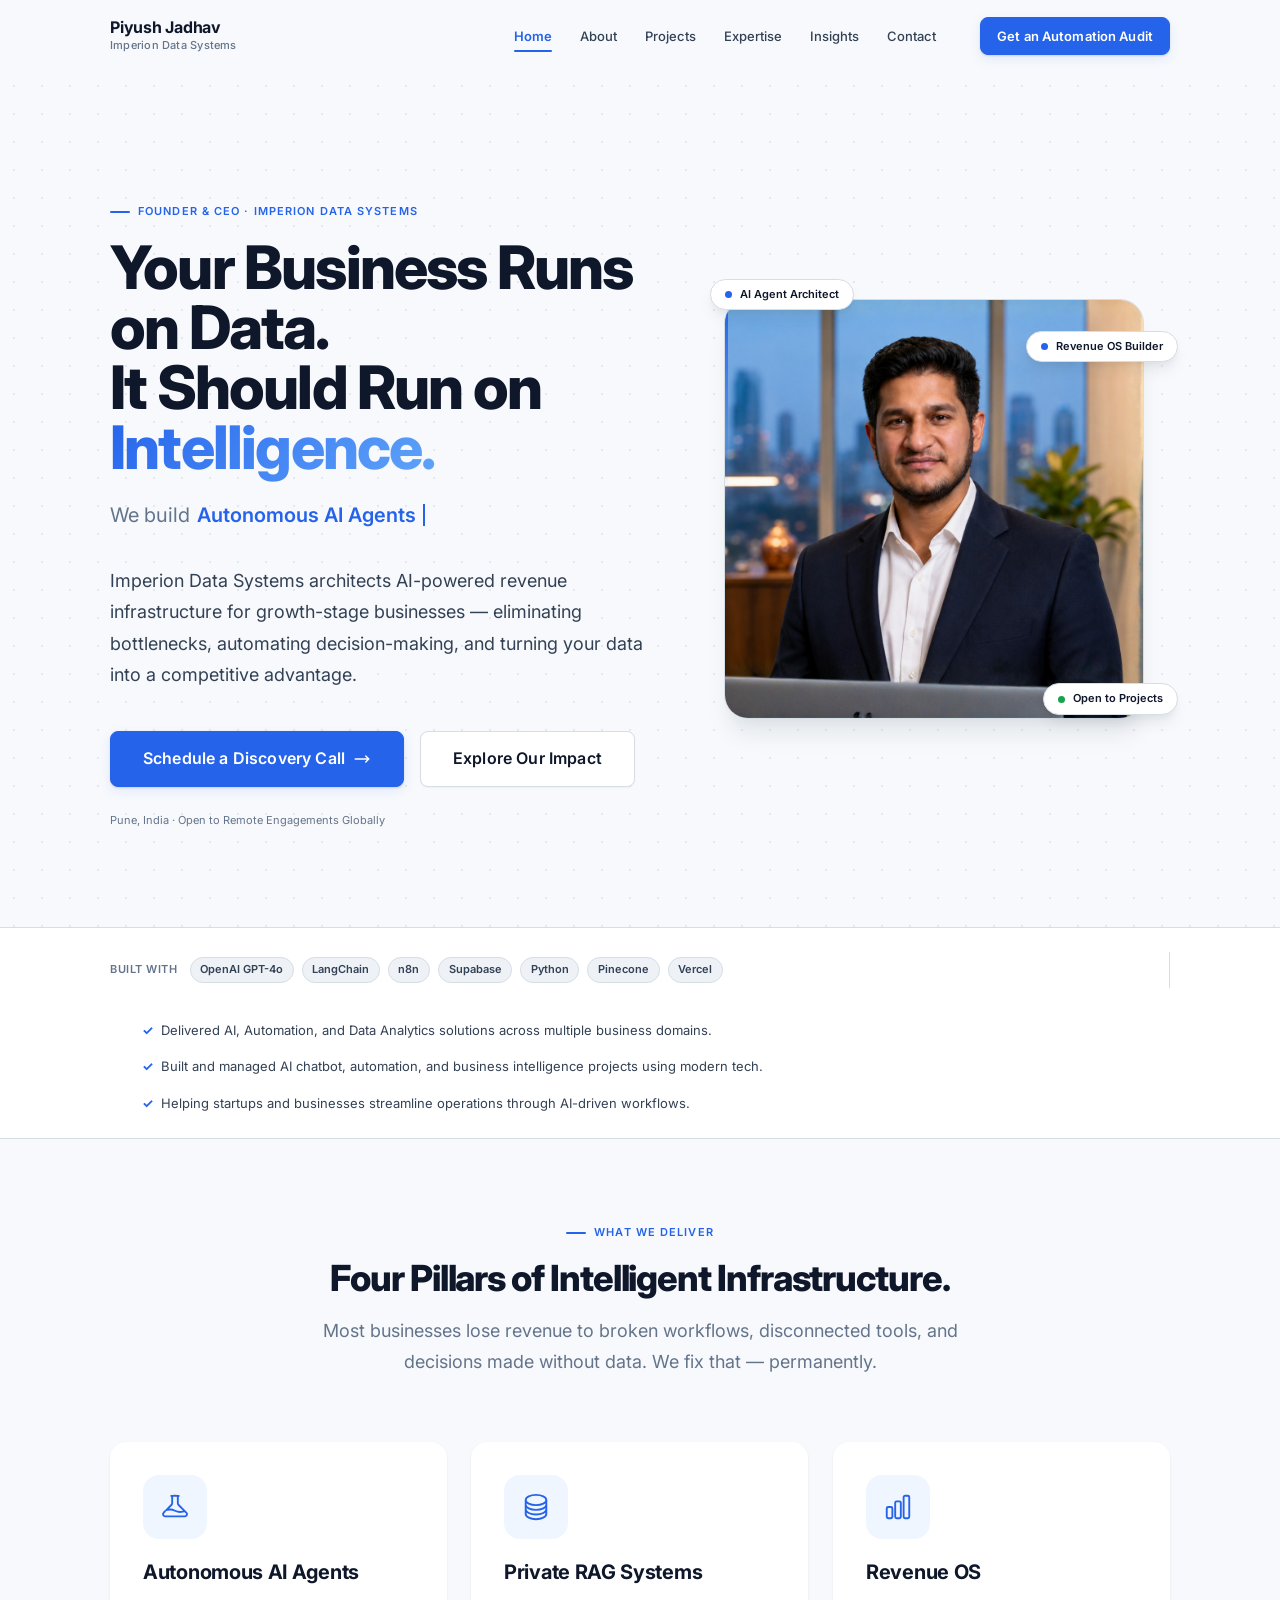
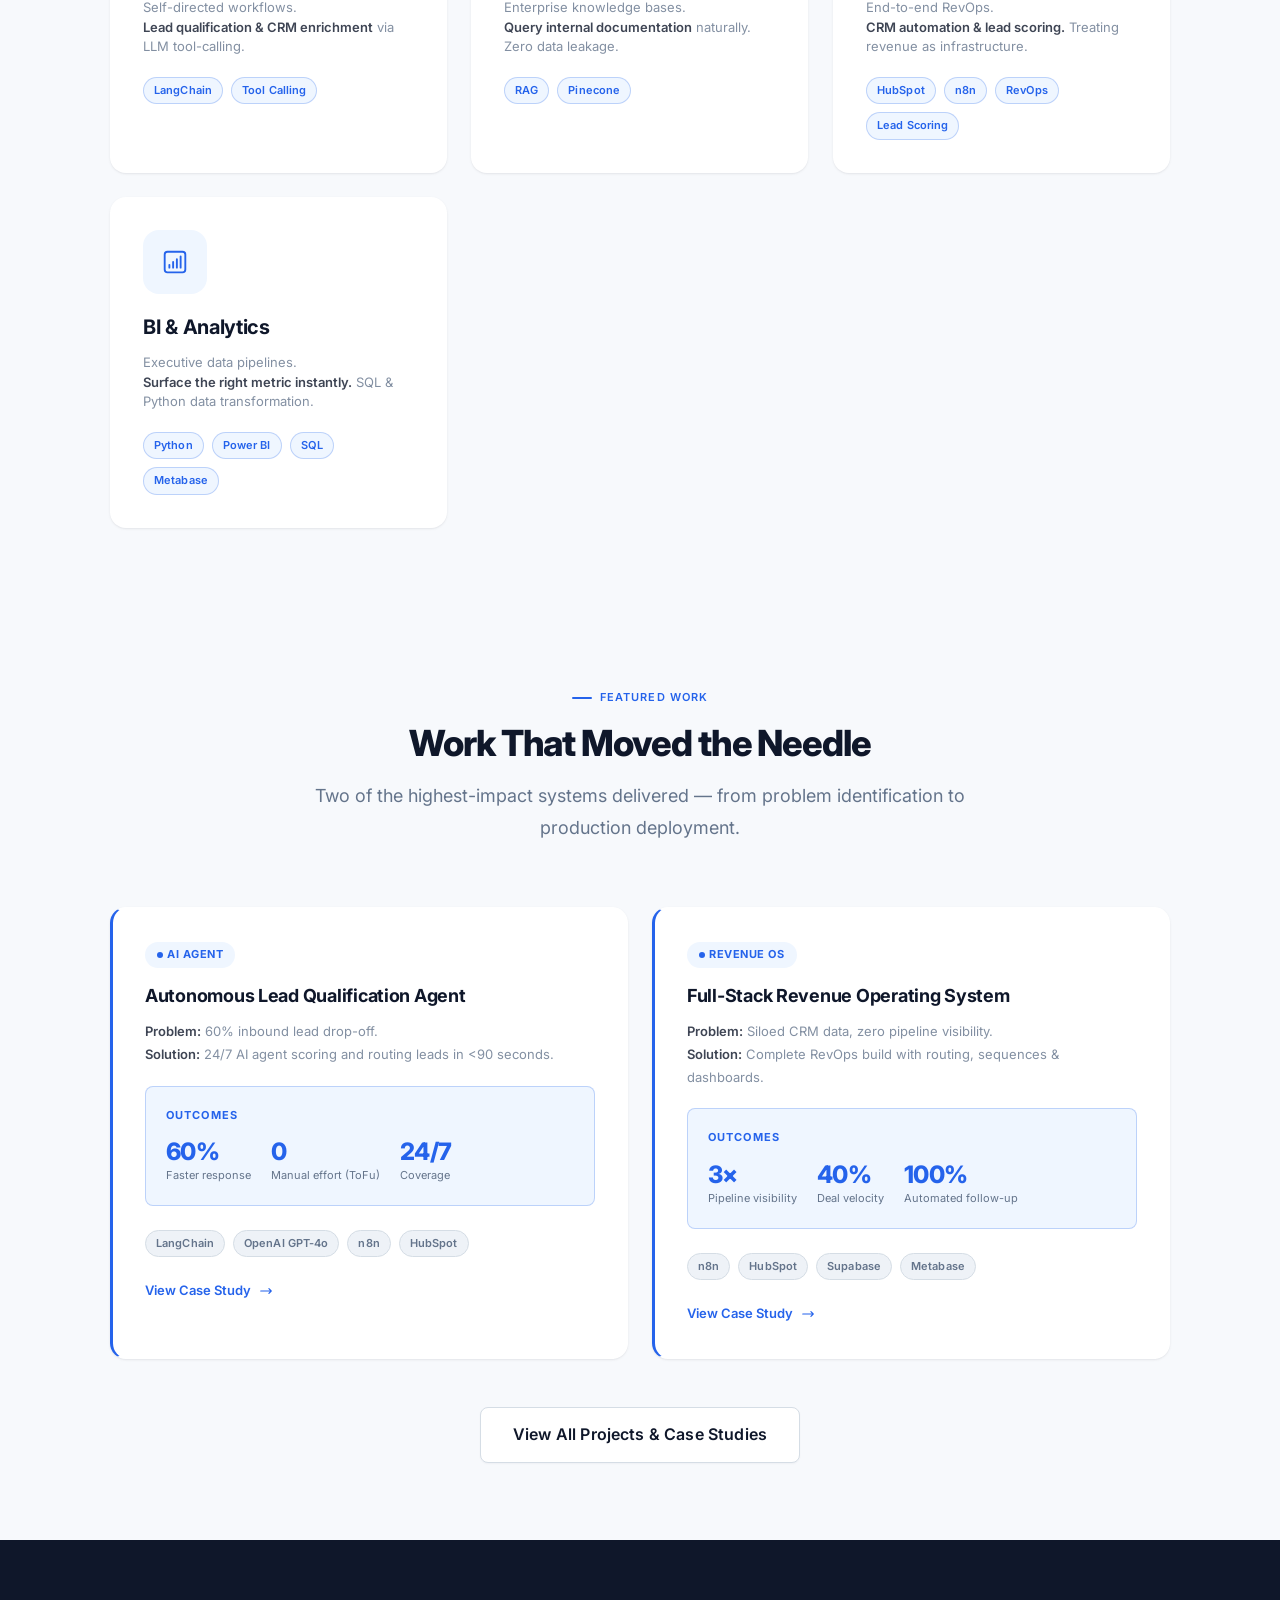
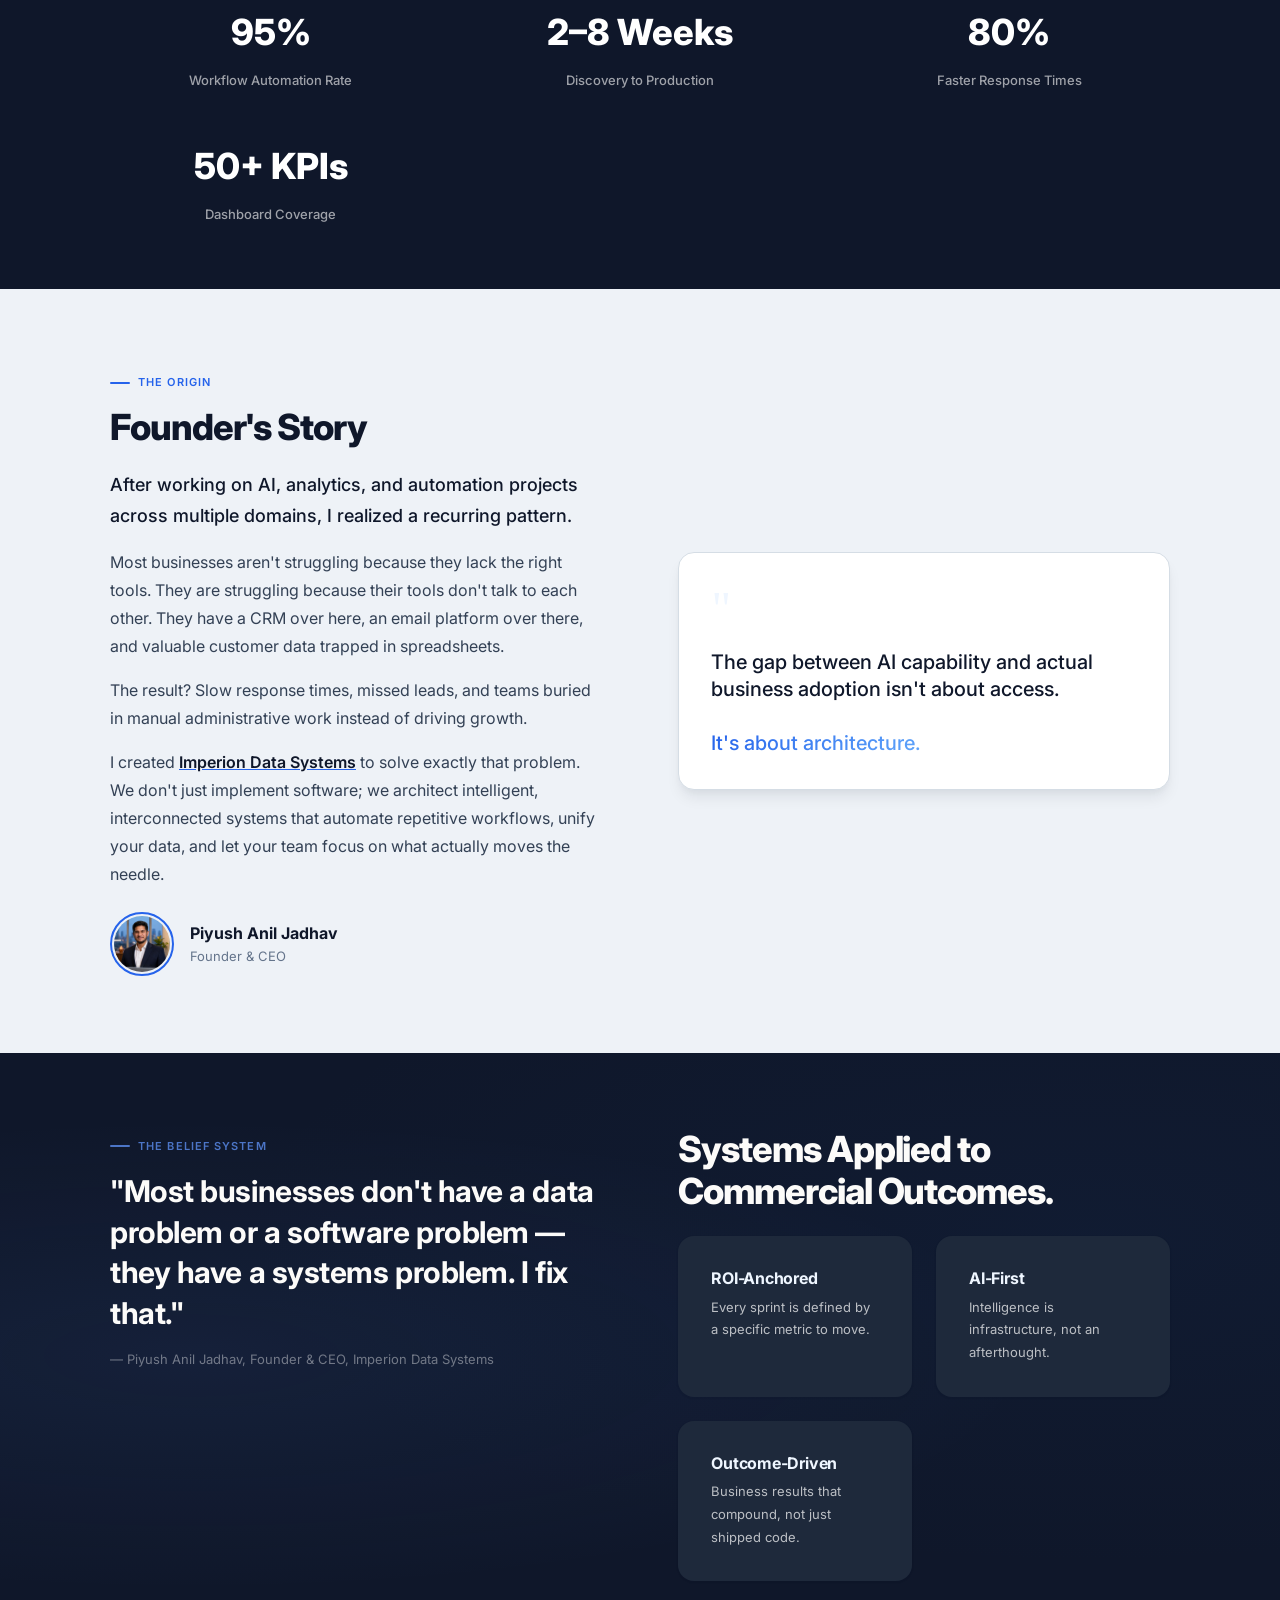
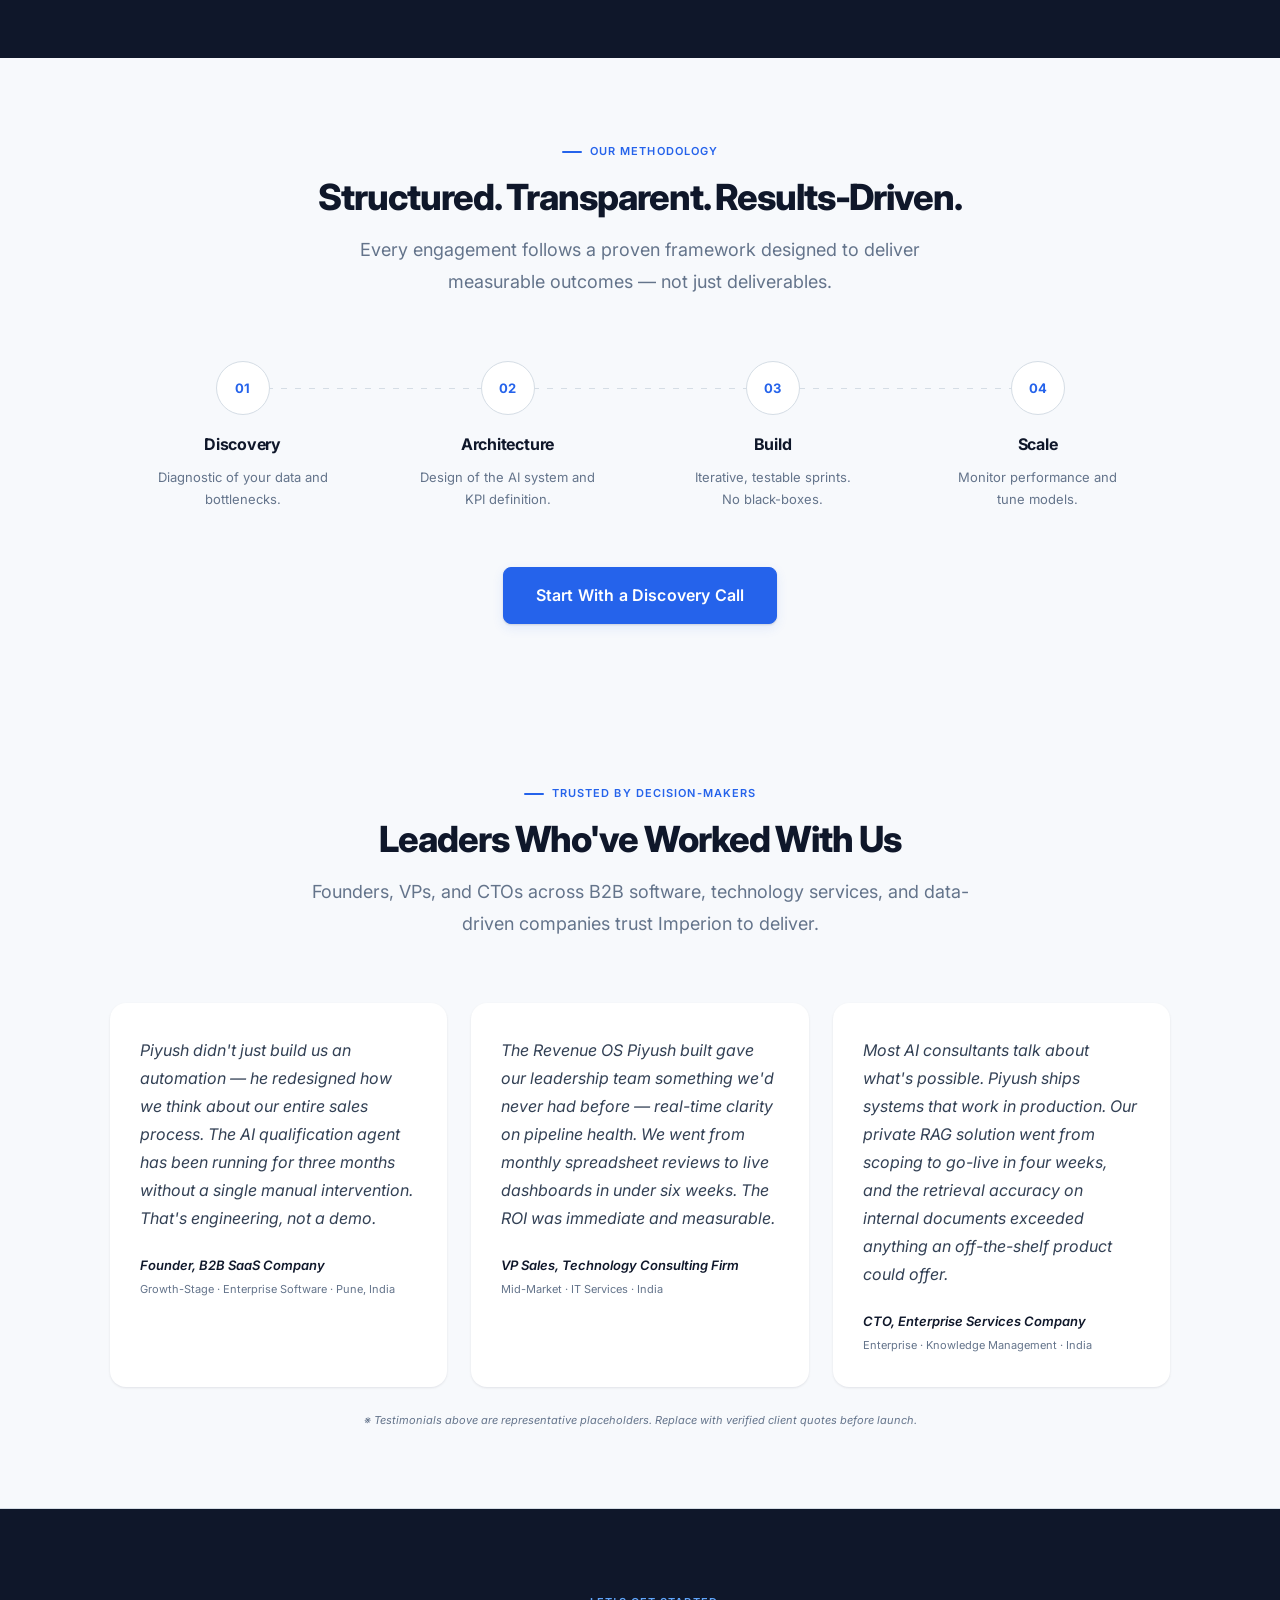
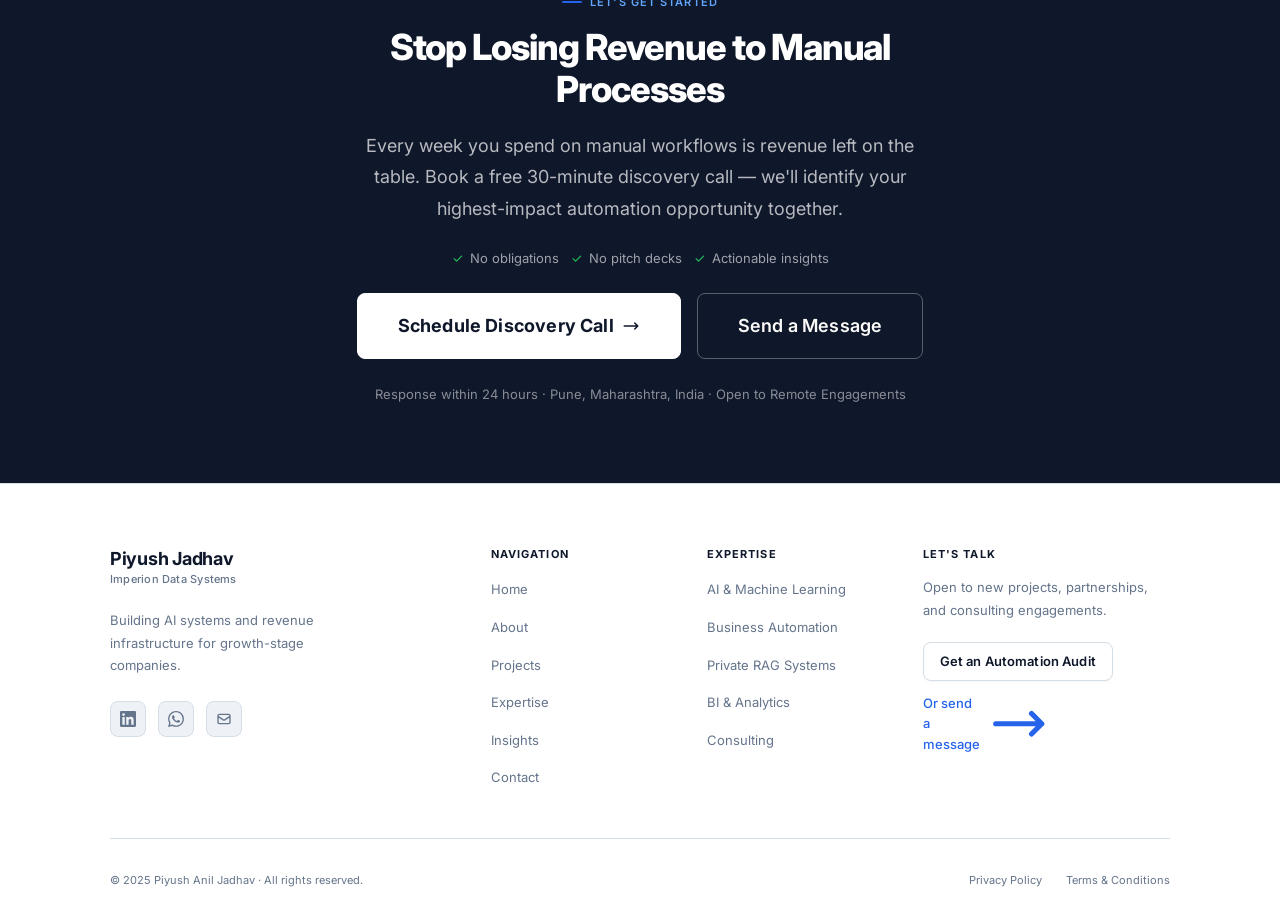
<file: index.html>
<!DOCTYPE html>
<html lang="en">
<head>
  <meta charset="UTF-8">
  <meta name="viewport" content="width=device-width, initial-scale=1.0">

  <!-- SEO -->
  <title>Piyush Anil Jadhav — AI Systems & Revenue Architecture | Founder, Imperion Data Systems</title>
  <meta name="description" content="Piyush Anil Jadhav is the Founder & CEO of Imperion Data Systems. He architects Autonomous AI Agents, Private RAG Systems, and Revenue OS platforms for growth-stage companies in Pune, India.">
  <link rel="canonical" href="https://piyushjadhav.com/">

  <!-- Open Graph -->
  <meta property="og:type"        content="website">
  <meta property="og:title"       content="Piyush Anil Jadhav — AI Systems & Revenue Architecture">
  <meta property="og:description" content="Founder & CEO of Imperion Data Systems. Building AI Agents, Private RAG Systems, and Revenue OS platforms that drive real business outcomes.">
  <meta property="og:image"       content="https://piyushjadhav.com/assets/images/og-image.webp">
  <meta property="og:url"         content="https://piyushjadhav.com/">
  <meta property="og:site_name"   content="Piyush Anil Jadhav">

  <!-- Twitter Card -->
  <meta name="twitter:card"        content="summary_large_image">
  <meta name="twitter:title"       content="Piyush Anil Jadhav — AI Systems & Revenue Architecture">
  <meta name="twitter:description" content="Founder & CEO of Imperion Data Systems. Building AI Agents, Private RAG Systems, and Revenue OS platforms.">
  <meta name="twitter:image"       content="https://piyushjadhav.com/assets/images/og-image.webp">

  <!-- Structured Data — Person -->
  <script type="application/ld+json">
  {
    "@context": "https://schema.org",
    "@type": "Person",
    "name": "Piyush Anil Jadhav",
    "jobTitle": "Founder & CEO",
    "worksFor": {
      "@type": "Organization",
      "name": "Imperion Data Systems Pvt. Ltd."
    },
    "url": "https://piyushjadhav.com",
    "address": {
      "@type": "PostalAddress",
      "addressLocality": "Pune",
      "addressRegion": "Maharashtra",
      "addressCountry": "IN"
    },
    "sameAs": [
      "https://linkedin.com/in/-piyush-jadhav"
    ]
  }
  </script>

  <!-- Google Analytics 4 — Replace G-XXXXXXXXXX with your Measurement ID -->
  <!-- <script async src="https://www.googletagmanager.com/gtag/js?id=G-XXXXXXXXXX"></script> -->
  <script>
    window.dataLayer = window.dataLayer || [];
    function gtag(){dataLayer.push(arguments);}
    gtag('js', new Date());
    // gtag('config', 'G-XXXXXXXXXX');
  </script>

  

  <!-- Google Fonts — Inter -->
  <link rel="preconnect" href="https://fonts.googleapis.com">
  <link rel="preconnect" href="https://fonts.gstatic.com" crossorigin>
  <link href="https://fonts.googleapis.com/css2?family=Inter:wght@400;500;600;700;800&display=swap" rel="stylesheet">

  <!-- Styles -->
  <link rel="stylesheet" href="assets/css/styles.css">
</head>
<body id="page-home">

  <!-- ═══════════════════════════════════════════════════════
       SITE HEADER / NAVIGATION
  ═══════════════════════════════════════════════════════ -->
  <header class="site-header" id="site-header" role="banner">
    <div class="container">
      <nav class="nav" aria-label="Main navigation">

        <!-- Logo -->
        <a href="index.html" class="nav-logo" aria-label="Piyush Jadhav — Home">
          <span class="nav-logo-name">Piyush Jadhav</span>
          <span class="nav-logo-company">Imperion Data Systems</span>
        </a>

        <!-- Desktop menu -->
        <div class="nav-menu" id="nav-menu">
          <ul class="nav-links" role="list">
            <li><a href="index.html"     class="nav-link">Home</a></li>
            <li><a href="about.html"     class="nav-link">About</a></li>
            <li><a href="projects.html"  class="nav-link">Projects</a></li>
            <li><a href="expertise.html" class="nav-link">Expertise</a></li>
            <li><a href="insights.html"  class="nav-link">Insights</a></li>
            <li><a href="contact.html"   class="nav-link">Contact</a></li>
          </ul>

          <div class="nav-actions">
            <!-- Dark/Light toggle -->
            

            <!-- Book a Call CTA -->
            <a href="https://calendly.com/info-imperiondatasystem/discovery-call"
               target="_blank"
               rel="noopener noreferrer"
               class="btn btn-primary btn-sm"
               id="nav-cta-book">Get an Automation Audit</a>
          </div>
        </div>

        <!-- Mobile controls (theme + hamburger) -->
        <div class="nav-mobile-controls" aria-label="Mobile navigation controls">
          

          <button class="hamburger" id="hamburger"
                  aria-label="Open navigation menu"
                  aria-expanded="false"
                  aria-controls="nav-overlay"
                  type="button">
            <span class="hamburger-line"></span>
            <span class="hamburger-line"></span>
            <span class="hamburger-line"></span>
          </button>
        </div>

      </nav>
    </div>

    <!-- Mobile overlay menu -->
    <div class="nav-overlay" id="nav-overlay" role="dialog" aria-modal="true" aria-label="Navigation menu">
      <ul class="nav-overlay-links" role="list">
        <li><a href="index.html"     class="nav-overlay-link">Home</a></li>
        <li><a href="about.html"     class="nav-overlay-link">About</a></li>
        <li><a href="projects.html"  class="nav-overlay-link">Projects</a></li>
        <li><a href="expertise.html" class="nav-overlay-link">Expertise</a></li>
        <li><a href="insights.html"  class="nav-overlay-link">Insights</a></li>
        <li><a href="contact.html"   class="nav-overlay-link">Contact</a></li>
      </ul>
      <div class="nav-overlay-actions">
        <a href="https://calendly.com/info-imperiondatasystem/discovery-call"
           target="_blank"
           rel="noopener noreferrer"
           class="btn btn-primary w-full"
           style="justify-content: center;">Get an Automation Audit</a>
        <a href="contact.html" class="btn btn-outline w-full" style="justify-content: center;">
          Send a Message
        </a>
        <div class="nav-overlay-social">
          <!-- LinkedIn -->
          <a href="https://www.linkedin.com/in/-piyush-jadhav" target="_blank" rel="noopener noreferrer" class="social-link" aria-label="LinkedIn">
            <svg xmlns="http://www.w3.org/2000/svg" viewBox="0 0 24 24" fill="currentColor" aria-hidden="true">
              <path d="M20.447 20.452h-3.554v-5.569c0-1.328-.027-3.037-1.852-3.037-1.853 0-2.136 1.445-2.136 2.939v5.667H9.351V9h3.414v1.561h.046c.477-.9 1.637-1.85 3.37-1.85 3.601 0 4.267 2.37 4.267 5.455v6.286zM5.337 7.433a2.062 2.062 0 0 1-2.063-2.065 2.064 2.064 0 1 1 2.063 2.065zm1.782 13.019H3.555V9h3.564v11.452zM22.225 0H1.771C.792 0 0 .774 0 1.729v20.542C0 23.227.792 24 1.771 24h20.451C23.2 24 24 23.227 24 22.271V1.729C24 .774 23.2 0 22.222 0h.003z"/>
            </svg>
          </a>
          <!-- WhatsApp -->
          <a href="https://wa.me/918308755482" target="_blank" rel="noopener noreferrer" class="social-link" aria-label="WhatsApp">
            <svg xmlns="http://www.w3.org/2000/svg" viewBox="0 0 24 24" fill="currentColor" aria-hidden="true">
              <path d="M17.472 14.382c-.297-.149-1.758-.867-2.03-.967-.273-.099-.471-.148-.67.15-.197.297-.767.966-.94 1.164-.173.199-.347.223-.644.075-.297-.15-1.255-.463-2.39-1.475-.883-.788-1.48-1.761-1.653-2.059-.173-.297-.018-.458.13-.606.134-.133.298-.347.446-.52.149-.174.198-.298.298-.497.099-.198.05-.371-.025-.52-.075-.149-.669-1.612-.916-2.207-.242-.579-.487-.5-.669-.51-.173-.008-.371-.01-.57-.01-.198 0-.52.074-.792.372-.272.297-1.04 1.016-1.04 2.479 0 1.462 1.065 2.875 1.213 3.074.149.198 2.096 3.2 5.077 4.487.709.306 1.262.489 1.694.625.712.227 1.36.195 1.871.118.571-.085 1.758-.719 2.006-1.413.248-.694.248-1.289.173-1.413-.074-.124-.272-.198-.57-.347m-5.421 7.403h-.004a9.87 9.87 0 0 1-5.031-1.378l-.361-.214-3.741.982.998-3.648-.235-.374a9.86 9.86 0 0 1-1.51-5.26c.001-5.45 4.436-9.884 9.888-9.884 2.64 0 5.122 1.03 6.988 2.898a9.825 9.825 0 0 1 2.893 6.994c-.003 5.45-4.437 9.884-9.885 9.884m8.413-18.297A11.815 11.815 0 0 0 12.05 0C5.495 0 .16 5.335.157 11.892c0 2.096.547 4.142 1.588 5.945L.057 24l6.305-1.654a11.882 11.882 0 0 0 5.683 1.448h.005c6.554 0 11.89-5.335 11.893-11.893a11.821 11.821 0 0 0-3.48-8.413Z"/>
            </svg>
          </a>
          <!-- Email -->
          <a href="mailto:info.imperiondatasystems@gmail.com" class="social-link" aria-label="Email">
            <svg xmlns="http://www.w3.org/2000/svg" fill="none" viewBox="0 0 24 24"
                 stroke="currentColor" stroke-width="2" aria-hidden="true">
              <path stroke-linecap="round" stroke-linejoin="round"
                    d="M3 8l7.89 5.26a2 2 0 002.22 0L21 8M5 19h14a2 2 0 002-2V7a2 2 0 00-2-2H5a2 2 0 00-2 2v10a2 2 0 002 2z"/>
            </svg>
          </a>
        </div>
      </div>
    </div>
  </header>
  <!-- END NAVIGATION -->


  <!-- ═══════════════════════════════════════════════════════
       MAIN CONTENT — HOME PAGE
  ═══════════════════════════════════════════════════════ -->
  <main class="page-main" id="main-content">

    <!-- §1 ─ HERO ────────────────────────────────────────── -->
    <section class="hero" id="hero" aria-labelledby="hero-heading">
      <div class="hero-bg-grid" aria-hidden="true"></div>
      <div class="container hero-content">
        <div class="split split-55-45" style="align-items: center; gap: clamp(2rem, 5vw, 5rem);">

          <!-- Left column: copy -->
          <div class="reveal">
            <span class="eyebrow">Founder &amp; CEO &middot; Imperion Data Systems</span>
            <h1 class="display-heading" id="hero-heading">
              Your Business Runs on Data.<br>It Should Run on
              <span class="gradient-text"> Intelligence.</span>
            </h1>

            <div class="typewriter-line" aria-live="polite" aria-atomic="true">
              <span class="typewriter-static">We build</span>
              <span class="typewriter-target" id="typewriter-target"
                    data-words="Autonomous AI Agents,Private RAG Systems,Revenue OS Platforms,Workflow Automations">
                Autonomous AI Agents
              </span>
              <span class="typewriter-cursor" aria-hidden="true"></span>
            </div>

            <p style="font-size: var(--text-lg); color: var(--clr-text-body); line-height: var(--leading-relaxed); max-width: 52ch; margin-bottom: var(--space-10);">
              Imperion Data Systems architects AI-powered revenue infrastructure for growth-stage businesses — eliminating bottlenecks, automating decision-making, and turning your data into a competitive advantage.
            </p>

            <div style="display: flex; gap: var(--space-4); flex-wrap: wrap; align-items: center;">
              <a href="https://calendly.com/info-imperiondatasystem/discovery-call"
                 target="_blank" rel="noopener noreferrer"
                 class="btn btn-primary btn-lg btn-arrow"
                 id="hero-cta-book">
                Schedule a Discovery Call
                <svg xmlns="http://www.w3.org/2000/svg" fill="none" viewBox="0 0 24 24" stroke="currentColor" stroke-width="2" width="18" height="18" aria-hidden="true"><path stroke-linecap="round" stroke-linejoin="round" d="M17 8l4 4m0 0l-4 4m4-4H3"/></svg>
              </a>
              <a href="projects.html" class="btn btn-outline btn-lg" id="hero-cta-work">Explore Our Impact</a>
            </div>

            <p style="margin-top: var(--space-6); font-size: var(--text-xs); color: var(--clr-text-muted);">
              Pune, India &middot; Open to Remote Engagements Globally
            </p>
          </div>

          <!-- Right column: founder photo -->
          <div class="founder-photo-wrap reveal-right" style="--reveal-delay: 150ms;">
            <div class="founder-photo-frame">
              <img
                src="founder_piyush.webp"
                alt="Piyush Anil Jadhav — Founder &amp; CEO, Imperion Data Systems"
                class="founder-photo"
                width="480"
                height="560"
                loading="eager"
                fetchpriority="high"
              >
            </div>
            <div class="founder-badge badge-tl">
              <span class="founder-badge-dot"></span>
              AI Agent Architect
            </div>
            <div class="founder-badge badge-tr">
              <span class="founder-badge-dot"></span>
              Revenue OS Builder
            </div>
            <div class="founder-badge badge-br">
              <span class="founder-badge-dot" style="background-color: #16A34A;"></span>
              Open to Projects
            </div>
          </div>

        </div>
      </div>
    </section>
    <!-- END §1 HERO -->


    <!-- §2 ─ TRUST STRIP ─────────────────────────────────── -->
    <div class="trust-strip reveal-fade" role="complementary" aria-label="Technology stack and key stats">
      <div class="container">
        <div class="trust-strip-inner">
          <div class="trust-tech">
            <span class="trust-tech-label">Built with</span>
            <span class="trust-tech-item">OpenAI GPT-4o</span>
            <span class="trust-tech-item">LangChain</span>
            <span class="trust-tech-item">n8n</span>
            <span class="trust-tech-item">Supabase</span>
            <span class="trust-tech-item">Python</span>
            <span class="trust-tech-item">Pinecone</span>
            <span class="trust-tech-item">Vercel</span>
          </div>
          <div class="trust-divider" aria-hidden="true"></div>
          <div class="trust-stats" style="flex-direction: column; align-items: flex-start; gap: var(--space-4); padding-left: var(--space-8);">
            <div style="font-size: var(--text-sm); color: var(--clr-text-body); display: flex; align-items: flex-start; gap: 8px;">
              <span style="color: var(--clr-accent); font-weight: bold;">✓</span> 
              <span>Delivered AI, Automation, and Data Analytics solutions across multiple business domains.</span>
            </div>
            <div style="font-size: var(--text-sm); color: var(--clr-text-body); display: flex; align-items: flex-start; gap: 8px;">
              <span style="color: var(--clr-accent); font-weight: bold;">✓</span> 
              <span>Built and managed AI chatbot, automation, and business intelligence projects using modern tech.</span>
            </div>
            <div style="font-size: var(--text-sm); color: var(--clr-text-body); display: flex; align-items: flex-start; gap: 8px;">
              <span style="color: var(--clr-accent); font-weight: bold;">✓</span> 
              <span>Helping startups and businesses streamline operations through AI-driven workflows.</span>
            </div>
          </div>
        </div>
      </div>
    </div>
    <!-- END §2 TRUST STRIP -->


    <!-- §3 ─ WHAT I BUILD ────────────────────────────────── -->
    <section class="section" id="what-i-build" aria-labelledby="services-heading">
      <div class="container">
        <div class="section-header centered reveal">
          <span class="eyebrow">What We Deliver</span>
          <h2 class="section-heading" id="services-heading">
            Four Pillars of Intelligent Infrastructure.
          </h2>
          <p class="section-subheading">
            Most businesses lose revenue to broken workflows, disconnected tools, and decisions made without data. We fix that — permanently.
          </p>
        </div>

        <div class="grid grid-auto" style="margin-top: var(--space-12);">

          <!-- AI Agents -->
          <div class="card card-hover reveal reveal-delay-1" id="service-ai-agents">
            <div class="card-icon card-icon-lg" aria-hidden="true">
              <svg xmlns="http://www.w3.org/2000/svg" fill="none" viewBox="0 0 24 24" stroke="currentColor" stroke-width="1.5"><path stroke-linecap="round" stroke-linejoin="round" d="M9.75 3.104v5.714a2.25 2.25 0 01-.659 1.591L5 14.5M9.75 3.104c-.251.023-.501.05-.75.082m.75-.082a24.301 24.301 0 014.5 0m0 0v5.714c0 .597.237 1.17.659 1.591L19.8 15.3M14.25 3.104c.251.023.501.05.75.082M19.8 15.3l-1.57.393A9.065 9.065 0 0112 15a9.065 9.065 0 00-6.23-.693L5 14.5m14.8.8l1.402 1.402c1 1 .03 2.798-1.316 2.798H4.118c-1.347 0-2.317-1.798-1.317-2.798L4 15.3"/></svg>
            </div>
            <h3 class="card-title">Autonomous AI Agents</h3>
            <p class="card-body" style="font-size: var(--text-sm); opacity: 0.8; line-height: 1.5;">
              Self-directed workflows.<br>
              <strong>Lead qualification &amp; CRM enrichment</strong> via LLM tool-calling.
            </p>
            <div class="tags-row card-tags">
              <span class="tag tag-accent">LangChain</span>
              <span class="tag tag-accent">Tool Calling</span>
            </div>
          </div>

          <!-- RAG Systems -->
          <div class="card card-hover reveal reveal-delay-2" id="service-rag">
            <div class="card-icon card-icon-lg" aria-hidden="true">
              <svg xmlns="http://www.w3.org/2000/svg" fill="none" viewBox="0 0 24 24" stroke="currentColor" stroke-width="1.5"><path stroke-linecap="round" stroke-linejoin="round" d="M20.25 6.375c0 2.278-3.694 4.125-8.25 4.125S3.75 8.653 3.75 6.375m16.5 0c0-2.278-3.694-4.125-8.25-4.125S3.75 4.097 3.75 6.375m16.5 0v11.25c0 2.278-3.694 4.125-8.25 4.125s-8.25-1.847-8.25-4.125V6.375m16.5 0v3.75m-16.5-3.75v3.75m16.5 0v3.75C20.25 16.153 16.556 18 12 18s-8.25-1.847-8.25-4.125v-3.75m16.5 0c0 2.278-3.694 4.125-8.25 4.125s-8.25-1.847-8.25-4.125"/></svg>
            </div>
            <h3 class="card-title">Private RAG Systems</h3>
            <p class="card-body" style="font-size: var(--text-sm); opacity: 0.8; line-height: 1.5;">
              Enterprise knowledge bases.<br>
              <strong>Query internal documentation</strong> naturally. Zero data leakage.
            </p>
            <div class="tags-row card-tags">
              <span class="tag tag-accent">RAG</span>
              <span class="tag tag-accent">Pinecone</span>
            </div>
          </div>

          <!-- Revenue OS -->
          <div class="card card-hover reveal reveal-delay-3" id="service-revenue-os">
            <div class="card-icon card-icon-lg" aria-hidden="true">
              <svg xmlns="http://www.w3.org/2000/svg" fill="none" viewBox="0 0 24 24" stroke="currentColor" stroke-width="1.5"><path stroke-linecap="round" stroke-linejoin="round" d="M3 13.125C3 12.504 3.504 12 4.125 12h2.25c.621 0 1.125.504 1.125 1.125v6.75C7.5 20.496 6.996 21 6.375 21h-2.25A1.125 1.125 0 013 19.875v-6.75zM9.75 8.625c0-.621.504-1.125 1.125-1.125h2.25c.621 0 1.125.504 1.125 1.125v11.25c0 .621-.504 1.125-1.125 1.125h-2.25a1.125 1.125 0 01-1.125-1.125V8.625zM16.5 4.125c0-.621.504-1.125 1.125-1.125h2.25C20.496 3 21 3.504 21 4.125v15.75c0 .621-.504 1.125-1.125 1.125h-2.25a1.125 1.125 0 01-1.125-1.125V4.125z"/></svg>
            </div>
            <h3 class="card-title">Revenue OS</h3>
            <p class="card-body" style="font-size: var(--text-sm); opacity: 0.8; line-height: 1.5;">
              End-to-end RevOps.<br>
              <strong>CRM automation &amp; lead scoring.</strong> Treating revenue as infrastructure.
            </p>
            <div class="tags-row card-tags">
              <span class="tag tag-accent">HubSpot</span>
              <span class="tag tag-accent">n8n</span>
              <span class="tag tag-accent">RevOps</span>
              <span class="tag tag-accent">Lead Scoring</span>
            </div>
          </div>

          <!-- BI & Analytics -->
          <div class="card card-hover reveal reveal-delay-4" id="service-bi">
            <div class="card-icon card-icon-lg" aria-hidden="true">
              <svg xmlns="http://www.w3.org/2000/svg" fill="none" viewBox="0 0 24 24" stroke="currentColor" stroke-width="1.5"><path stroke-linecap="round" stroke-linejoin="round" d="M7.5 14.25v2.25m3-4.5v4.5m3-6.75v6.75m3-9v9M6 20.25h12A2.25 2.25 0 0020.25 18V6A2.25 2.25 0 0018 3.75H6A2.25 2.25 0 003.75 6v12A2.25 2.25 0 006 20.25z"/></svg>
            </div>
            <h3 class="card-title">BI &amp; Analytics</h3>
            <p class="card-body" style="font-size: var(--text-sm); opacity: 0.8; line-height: 1.5;">
              Executive data pipelines.<br>
              <strong>Surface the right metric instantly.</strong> SQL &amp; Python data transformation.
            </p>
            <div class="tags-row card-tags">
              <span class="tag tag-accent">Python</span>
              <span class="tag tag-accent">Power BI</span>
              <span class="tag tag-accent">SQL</span>
              <span class="tag tag-accent">Metabase</span>
            </div>
          </div>

        </div>
      </div>
    </section>
    <!-- END §3 WHAT I BUILD -->


    <!-- §4 ─ FEATURED WORK ───────────────────────────────── -->
    <section class="section" id="featured-work" aria-labelledby="work-heading">
      <div class="container">
        <div class="section-header centered reveal">
          <span class="eyebrow">Featured Work</span>
          <h2 class="section-heading" id="work-heading">Work That Moved the Needle</h2>
          <p class="section-subheading">Two of the highest-impact systems delivered — from problem identification to production deployment.</p>
        </div>

        <div class="grid grid-2" style="margin-top: var(--space-12);">

          <!-- Featured project A -->
          <div class="card card-hover reveal reveal-delay-1" style="border-left: 3px solid var(--clr-accent);">
            <div style="margin-bottom: var(--space-4);">
              <span class="badge">AI Agent</span>
            </div>
            <h3 class="card-title" style="font-size: var(--text-lg);">Autonomous Lead Qualification Agent</h3>
            <p class="card-body" style="font-size: var(--text-sm); opacity: 0.8; margin-bottom: var(--space-5);">
              <strong>Problem:</strong> 60% inbound lead drop-off.<br>
              <strong>Solution:</strong> 24/7 AI agent scoring and routing leads in &lt;90 seconds.
            </p>
            <div class="outcome-box" style="margin-bottom: var(--space-6);">
              <div class="outcome-label">Outcomes</div>
              <div class="outcome-metrics">
                <div class="metric-item"><span class="metric-value">60%</span><div class="metric-label">Faster response</div></div>
                <div class="metric-item"><span class="metric-value">0</span><div class="metric-label">Manual effort (ToFu)</div></div>
                <div class="metric-item"><span class="metric-value">24/7</span><div class="metric-label">Coverage</div></div>
              </div>
            </div>
            <div class="tags-row" style="margin-bottom: var(--space-5);">
              <span class="tag">LangChain</span><span class="tag">OpenAI GPT-4o</span><span class="tag">n8n</span><span class="tag">HubSpot</span>
            </div>
            <a href="projects.html" class="link-arrow">
              View Case Study
              <svg xmlns="http://www.w3.org/2000/svg" fill="none" viewBox="0 0 24 24" stroke="currentColor" stroke-width="2" width="16" height="16" aria-hidden="true"><path stroke-linecap="round" stroke-linejoin="round" d="M17 8l4 4m0 0l-4 4m4-4H3"/></svg>
            </a>
          </div>

          <!-- Featured project B -->
          <div class="card card-hover reveal reveal-delay-2" style="border-left: 3px solid var(--clr-accent);">
            <div style="margin-bottom: var(--space-4);">
              <span class="badge">Revenue OS</span>
            </div>
            <h3 class="card-title" style="font-size: var(--text-lg);">Full-Stack Revenue Operating System</h3>
            <p class="card-body" style="font-size: var(--text-sm); opacity: 0.8; margin-bottom: var(--space-5);">
              <strong>Problem:</strong> Siloed CRM data, zero pipeline visibility.<br>
              <strong>Solution:</strong> Complete RevOps build with routing, sequences &amp; dashboards.
            </p>
            <div class="outcome-box" style="margin-bottom: var(--space-6);">
              <div class="outcome-label">Outcomes</div>
              <div class="outcome-metrics">
                <div class="metric-item"><span class="metric-value">3×</span><div class="metric-label">Pipeline visibility</div></div>
                <div class="metric-item"><span class="metric-value">40%</span><div class="metric-label">Deal velocity</div></div>
                <div class="metric-item"><span class="metric-value">100%</span><div class="metric-label">Automated follow-up</div></div>
              </div>
            </div>
            <div class="tags-row" style="margin-bottom: var(--space-5);">
              <span class="tag">n8n</span><span class="tag">HubSpot</span><span class="tag">Supabase</span><span class="tag">Metabase</span>
            </div>
            <a href="projects.html" class="link-arrow">
              View Case Study
              <svg xmlns="http://www.w3.org/2000/svg" fill="none" viewBox="0 0 24 24" stroke="currentColor" stroke-width="2" width="16" height="16" aria-hidden="true"><path stroke-linecap="round" stroke-linejoin="round" d="M17 8l4 4m0 0l-4 4m4-4H3"/></svg>
            </a>
          </div>

        </div>

        <div style="text-align: center; margin-top: var(--space-12);" class="reveal">
          <a href="projects.html" class="btn btn-outline btn-lg">View All Projects &amp; Case Studies</a>
        </div>
      </div>
    </section>
    <!-- END §4 FEATURED WORK -->


    <!-- §4B ─ RESULTS STRIP (Social Proof Numbers) ──────── -->
    <section class="section" id="results-strip" style="background-color: var(--clr-dark-hero); color: #FFFFFF; padding-block: var(--space-16);">
      <div class="container">
        <div class="grid grid-auto" style="text-align: center; gap: var(--space-12);">
          <div class="reveal reveal-delay-1">
            <div style="font-size: var(--text-4xl); font-weight: var(--weight-extrabold); color: #FFFFFF; margin-bottom: var(--space-2);">95%</div>
            <div style="font-size: var(--text-sm); color: rgba(255,255,255,0.6); font-weight: var(--weight-medium);">Workflow Automation Rate</div>
          </div>
          <div class="reveal reveal-delay-2">
            <div style="font-size: var(--text-4xl); font-weight: var(--weight-extrabold); color: #FFFFFF; margin-bottom: var(--space-2);">2–8 Weeks</div>
            <div style="font-size: var(--text-sm); color: rgba(255,255,255,0.6); font-weight: var(--weight-medium);">Discovery to Production</div>
          </div>
          <div class="reveal reveal-delay-3">
            <div style="font-size: var(--text-4xl); font-weight: var(--weight-extrabold); color: #FFFFFF; margin-bottom: var(--space-2);">80%</div>
            <div style="font-size: var(--text-sm); color: rgba(255,255,255,0.6); font-weight: var(--weight-medium);">Faster Response Times</div>
          </div>
          <div class="reveal reveal-delay-4">
            <div style="font-size: var(--text-4xl); font-weight: var(--weight-extrabold); color: #FFFFFF; margin-bottom: var(--space-2);">50+ KPIs</div>
            <div style="font-size: var(--text-sm); color: rgba(255,255,255,0.6); font-weight: var(--weight-medium);">Dashboard Coverage</div>
          </div>
        </div>
      </div>
    </section>
    <!-- END §4B RESULTS STRIP -->

    <!-- §4C ─ THE FOUNDER STORY ─────────────────────────── -->
    <section class="section" id="founder-story" aria-labelledby="founder-story-heading" style="background-color: var(--clr-surface-alt);">
      <div class="container">
        <div class="split" style="align-items: center; gap: clamp(3rem, 6vw, 7rem);">
          
          <div class="reveal" style="flex: 1;">
            <span class="eyebrow">The Origin</span>
            <h2 class="section-heading" id="founder-story-heading" style="margin-bottom: var(--space-5);">Founder's Story</h2>
            
            <div style="font-size: var(--text-base); color: var(--clr-text-body); line-height: var(--leading-relaxed); display: flex; flex-direction: column; gap: var(--space-4);">
              <p style="font-size: var(--text-lg); font-weight: var(--weight-medium); color: var(--clr-text-primary);">
                After working on AI, analytics, and automation projects across multiple domains, I realized a recurring pattern.
              </p>
              <p>
                Most businesses aren't struggling because they lack the right tools. They are struggling because their tools don't talk to each other. They have a CRM over here, an email platform over there, and valuable customer data trapped in spreadsheets.
              </p>
              <p>
                The result? Slow response times, missed leads, and teams buried in manual administrative work instead of driving growth.
              </p>
              <p>
                I created <strong><a href="https://imperiondata.com" target="_blank" rel="noopener noreferrer" style="color: inherit; text-decoration: underline; text-decoration-color: var(--clr-accent);">Imperion Data Systems</a></strong> to solve exactly that problem. We don't just implement software; we architect intelligent, interconnected systems that automate repetitive workflows, unify your data, and let your team focus on what actually moves the needle.
              </p>
            </div>
            
            <div style="margin-top: var(--space-6); display: flex; align-items: center; gap: var(--space-4);">
              <img src="founder_piyush.webp" alt="Piyush Anil Jadhav" style="width: 64px; height: 64px; border-radius: 50%; object-fit: cover; border: 2px solid var(--clr-accent); padding: 2px;">
              <div>
                <div style="font-weight: var(--weight-bold); color: var(--clr-text-primary);">Piyush Anil Jadhav</div>
                <div style="font-size: var(--text-sm); color: var(--clr-text-muted);">Founder & CEO</div>
              </div>
            </div>
          </div>
          
          <div class="reveal-right" style="flex: 1; position: relative;">
            <div style="background-color: var(--clr-surface); padding: var(--space-8); border-radius: var(--radius-lg); border: 1px solid var(--clr-border); box-shadow: var(--shadow-lg);">
              <div style="font-size: 3rem; color: var(--clr-accent-light); line-height: 1; margin-bottom: var(--space-4); font-family: serif;">"</div>
              <p style="font-size: var(--text-xl); font-weight: var(--weight-medium); color: var(--clr-text-primary); line-height: var(--leading-snug);">
                The gap between AI capability and actual business adoption isn't about access. <br><br><span class="gradient-text">It's about architecture.</span>
              </p>
            </div>
          </div>

        </div>
      </div>
    </section>
    <!-- END §4C THE FOUNDER STORY -->

    <!-- §5 ─ PHILOSOPHY (Dark Section) ──────────────────── -->
    <section class="section section-dark" id="philosophy" aria-labelledby="philosophy-heading">
      <div class="container" style="position: relative; z-index: 1;">
        <div class="split" style="align-items: flex-start; gap: clamp(2.5rem, 6vw, 7rem);">

          <div class="reveal" style="flex: 1.1;">
            <span class="eyebrow">The Belief System</span>
            <blockquote>
              <p class="philosophy-quote">
                "Most businesses don't have a data problem or a software problem — they have a systems problem. I fix that."
              </p>
              <cite class="philosophy-attribution">— Piyush Anil Jadhav, Founder &amp; CEO, Imperion Data Systems</cite>
            </blockquote>
          </div>

          <div class="reveal-right" style="flex: 1;">
            <h2 class="section-heading" id="philosophy-heading" style="color: #FCFBF9; margin-bottom: var(--space-5);">Systems Applied to Commercial Outcomes.</h2>
            <div class="grid grid-2" style="margin-top: var(--space-6);">
              <div class="card card-dark">
                <h4 style="color: var(--clr-accent-light); margin-bottom: var(--space-2);">ROI-Anchored</h4>
                <p style="font-size: var(--text-sm); color: rgba(255,255,255,0.7);">Every sprint is defined by a specific metric to move.</p>
              </div>
              <div class="card card-dark">
                <h4 style="color: var(--clr-accent-light); margin-bottom: var(--space-2);">AI-First</h4>
                <p style="font-size: var(--text-sm); color: rgba(255,255,255,0.7);">Intelligence is infrastructure, not an afterthought.</p>
              </div>
              <div class="card card-dark">
                <h4 style="color: var(--clr-accent-light); margin-bottom: var(--space-2);">Outcome-Driven</h4>
                <p style="font-size: var(--text-sm); color: rgba(255,255,255,0.7);">Business results that compound, not just shipped code.</p>
              </div>
            </div>
          </div>
        </div>
      </div>
    </section>
    <!-- END §5 PHILOSOPHY -->


    <!-- §6 ─ PROCESS FLOW ────────────────────────────────── -->
    <section class="section" id="process" aria-labelledby="process-heading">
      <div class="container">
        <div class="section-header centered reveal">
          <span class="eyebrow">Our Methodology</span>
          <h2 class="section-heading" id="process-heading">Structured. Transparent. Results-Driven.</h2>
          <p class="section-subheading">
            Every engagement follows a proven framework designed to deliver measurable outcomes — not just deliverables.
          </p>
        </div>

        <div class="process-flow reveal" style="margin-top: var(--space-14);">
          <div class="process-step">
            <div class="process-step-num" aria-hidden="true">01</div>
            <h3 class="process-step-title">Discovery</h3>
            <p class="process-step-desc">Diagnostic of your data and bottlenecks.</p>
          </div>
          <div class="process-step">
            <div class="process-step-num" aria-hidden="true">02</div>
            <h3 class="process-step-title">Architecture</h3>
            <p class="process-step-desc">Design of the AI system and KPI definition.</p>
          </div>
          <div class="process-step">
            <div class="process-step-num" aria-hidden="true">03</div>
            <h3 class="process-step-title">Build</h3>
            <p class="process-step-desc">Iterative, testable sprints. No black-boxes.</p>
          </div>
          <div class="process-step">
            <div class="process-step-num" aria-hidden="true">04</div>
            <h3 class="process-step-title">Scale</h3>
            <p class="process-step-desc">Monitor performance and tune models.</p>
          </div>
        </div>

        <div style="text-align: center; margin-top: var(--space-14);" class="reveal">
          <a href="contact.html" class="btn btn-primary btn-lg">Start With a Discovery Call</a>
        </div>
      </div>
    </section>
    <!-- END §6 PROCESS -->


    <!-- §7 ─ TESTIMONIALS (Hidden until verified quotes are available) ────────────────────────────────── -->
    <section class="section" id="testimonials" aria-labelledby="testimonials-heading">
      <div class="container">
        <div class="section-header centered reveal">
          <span class="eyebrow">Trusted by Decision-Makers</span>
          <h2 class="section-heading" id="testimonials-heading">Leaders Who've Worked With Us</h2>
          <p class="section-subheading">Founders, VPs, and CTOs across B2B software, technology services, and data-driven companies trust Imperion to deliver.</p>
        </div>

        <div class="grid grid-3" style="margin-top: var(--space-12);">

          <div class="card testimonial-card reveal reveal-delay-1">
            <p class="testimonial-quote">
              Piyush didn't just build us an automation — he redesigned how we think about our entire sales process. The AI qualification agent has been running for three months without a single manual intervention. That's engineering, not a demo.
            </p>
            <div>
              <cite class="testimonial-name">Founder, B2B SaaS Company</cite>
              <div class="testimonial-role">Growth-Stage &middot; Enterprise Software &middot; Pune, India</div>
            </div>
          </div>

          <div class="card testimonial-card reveal reveal-delay-2">
            <p class="testimonial-quote">
              The Revenue OS Piyush built gave our leadership team something we'd never had before — real-time clarity on pipeline health. We went from monthly spreadsheet reviews to live dashboards in under six weeks. The ROI was immediate and measurable.
            </p>
            <div>
              <cite class="testimonial-name">VP Sales, Technology Consulting Firm</cite>
              <div class="testimonial-role">Mid-Market &middot; IT Services &middot; India</div>
            </div>
          </div>

          <div class="card testimonial-card reveal reveal-delay-3">
            <p class="testimonial-quote">
              Most AI consultants talk about what's possible. Piyush ships systems that work in production. Our private RAG solution went from scoping to go-live in four weeks, and the retrieval accuracy on internal documents exceeded anything an off-the-shelf product could offer.
            </p>
            <div>
              <cite class="testimonial-name">CTO, Enterprise Services Company</cite>
              <div class="testimonial-role">Enterprise &middot; Knowledge Management &middot; India</div>
            </div>
          </div>

        </div>

        <p style="text-align: center; margin-top: var(--space-6); font-size: var(--text-xs); color: var(--clr-text-muted); font-style: italic;" class="reveal">
          ※ Testimonials above are representative placeholders. Replace with verified client quotes before launch.
        </p>
      </div>
    </section>
    <!-- END §7 TESTIMONIALS -->


    <!-- §8 ─ CLOSING CTA ─────────────────────────────────── -->
    <section class="section cta-section" id="cta" aria-labelledby="cta-heading" style="background-color: var(--clr-dark-hero); color: #FFFFFF;">
      <div class="container" style="text-align: center; max-width: 720px; margin: 0 auto;">
        <div class="reveal">
          <span class="eyebrow" style="justify-content: center; color: var(--clr-accent-mid);">Let's Get Started</span>
          <h2 class="section-heading" id="cta-heading" style="margin-bottom: var(--space-5); color: #FFFFFF;">
            Stop Losing Revenue to Manual Processes
          </h2>
          <p style="font-size: var(--text-lg); color: rgba(255,255,255,0.7); line-height: var(--leading-relaxed); max-width: 54ch; margin: 0 auto var(--space-6);">
            Every week you spend on manual workflows is revenue left on the table. Book a free 30-minute discovery call — we'll identify your highest-impact automation opportunity together.
          </p>
          <div style="display: flex; gap: var(--space-3); justify-content: center; flex-wrap: wrap; margin-bottom: var(--space-6);">
            <div style="font-size: var(--text-sm); color: rgba(255,255,255,0.6); display: flex; align-items: center; gap: 6px;"><span style="color: #22C55E;">✓</span> No obligations</div>
            <div style="font-size: var(--text-sm); color: rgba(255,255,255,0.6); display: flex; align-items: center; gap: 6px;"><span style="color: #22C55E;">✓</span> No pitch decks</div>
            <div style="font-size: var(--text-sm); color: rgba(255,255,255,0.6); display: flex; align-items: center; gap: 6px;"><span style="color: #22C55E;">✓</span> Actionable insights</div>
          </div>
          <div style="display: flex; gap: var(--space-4); justify-content: center; flex-wrap: wrap;">
            <a href="https://calendly.com/info-imperiondatasystem/discovery-call"
               target="_blank" rel="noopener noreferrer"
               class="btn btn-xl btn-arrow"
               id="home-final-cta"
               style="background-color: #FFFFFF; color: var(--clr-dark-hero); border-color: #FFFFFF; font-weight: 700;">
              Schedule Discovery Call
              <svg xmlns="http://www.w3.org/2000/svg" fill="none" viewBox="0 0 24 24" stroke="currentColor" stroke-width="2" width="18" height="18" aria-hidden="true"><path stroke-linecap="round" stroke-linejoin="round" d="M17 8l4 4m0 0l-4 4m4-4H3"/></svg>
            </a>
            <a href="contact.html" class="btn btn-outline-light btn-xl">Send a Message</a>
          </div>
          <p style="margin-top: var(--space-6); font-size: var(--text-sm); color: rgba(255,255,255,0.5);">
            Response within 24 hours &middot; Pune, Maharashtra, India &middot; Open to Remote Engagements
          </p>
        </div>
      </div>
    </section>
    <!-- END §8 CTA -->

  </main>
  <!-- END MAIN CONTENT -->


  <!-- ═══════════════════════════════════════════════════════
       SITE FOOTER
  ═══════════════════════════════════════════════════════ -->
  <footer class="site-footer" id="site-footer" role="contentinfo">
    <div class="container">
      <div class="footer-grid">

        <!-- Brand -->
        <div class="footer-brand">
          <a href="index.html" class="footer-logo" aria-label="Piyush Jadhav — Home">
            <span class="footer-logo-name">Piyush Jadhav</span>
            <span class="footer-logo-company">Imperion Data Systems</span>
          </a>
          <p class="footer-tagline">
            Building AI systems and revenue infrastructure for growth-stage companies.
          </p>
          <div class="footer-social">
            <a href="https://www.linkedin.com/in/-piyush-jadhav" target="_blank" rel="noopener noreferrer" class="social-link" aria-label="LinkedIn profile">
              <svg xmlns="http://www.w3.org/2000/svg" viewBox="0 0 24 24" fill="currentColor" aria-hidden="true">
                <path d="M20.447 20.452h-3.554v-5.569c0-1.328-.027-3.037-1.852-3.037-1.853 0-2.136 1.445-2.136 2.939v5.667H9.351V9h3.414v1.561h.046c.477-.9 1.637-1.85 3.37-1.85 3.601 0 4.267 2.37 4.267 5.455v6.286zM5.337 7.433a2.062 2.062 0 0 1-2.063-2.065 2.064 2.064 0 1 1 2.063 2.065zm1.782 13.019H3.555V9h3.564v11.452zM22.225 0H1.771C.792 0 0 .774 0 1.729v20.542C0 23.227.792 24 1.771 24h20.451C23.2 24 24 23.227 24 22.271V1.729C24 .774 23.2 0 22.222 0h.003z"/>
              </svg>
            </a>
            <a href="https://wa.me/918308755482" target="_blank" rel="noopener noreferrer" class="social-link" aria-label="WhatsApp">
              <svg xmlns="http://www.w3.org/2000/svg" viewBox="0 0 24 24" fill="currentColor" aria-hidden="true">
                <path d="M17.472 14.382c-.297-.149-1.758-.867-2.03-.967-.273-.099-.471-.148-.67.15-.197.297-.767.966-.94 1.164-.173.199-.347.223-.644.075-.297-.15-1.255-.463-2.39-1.475-.883-.788-1.48-1.761-1.653-2.059-.173-.297-.018-.458.13-.606.134-.133.298-.347.446-.52.149-.174.198-.298.298-.497.099-.198.05-.371-.025-.52-.075-.149-.669-1.612-.916-2.207-.242-.579-.487-.5-.669-.51-.173-.008-.371-.01-.57-.01-.198 0-.52.074-.792.372-.272.297-1.04 1.016-1.04 2.479 0 1.462 1.065 2.875 1.213 3.074.149.198 2.096 3.2 5.077 4.487.709.306 1.262.489 1.694.625.712.227 1.36.195 1.871.118.571-.085 1.758-.719 2.006-1.413.248-.694.248-1.289.173-1.413-.074-.124-.272-.198-.57-.347m-5.421 7.403h-.004a9.87 9.87 0 0 1-5.031-1.378l-.361-.214-3.741.982.998-3.648-.235-.374a9.86 9.86 0 0 1-1.51-5.26c.001-5.45 4.436-9.884 9.888-9.884 2.64 0 5.122 1.03 6.988 2.898a9.825 9.825 0 0 1 2.893 6.994c-.003 5.45-4.437 9.884-9.885 9.884m8.413-18.297A11.815 11.815 0 0 0 12.05 0C5.495 0 .16 5.335.157 11.892c0 2.096.547 4.142 1.588 5.945L.057 24l6.305-1.654a11.882 11.882 0 0 0 5.683 1.448h.005c6.554 0 11.89-5.335 11.893-11.893a11.821 11.821 0 0 0-3.48-8.413Z"/>
              </svg>
            </a>
            <a href="mailto:info.imperiondatasystems@gmail.com" class="social-link" aria-label="Send email">
              <svg xmlns="http://www.w3.org/2000/svg" fill="none" viewBox="0 0 24 24"
                   stroke="currentColor" stroke-width="2" aria-hidden="true">
                <path stroke-linecap="round" stroke-linejoin="round"
                      d="M3 8l7.89 5.26a2 2 0 002.22 0L21 8M5 19h14a2 2 0 002-2V7a2 2 0 00-2-2H5a2 2 0 00-2 2v10a2 2 0 002 2z"/>
              </svg>
            </a>
          </div>
        </div>

        <!-- Quick Nav -->
        <div class="footer-nav-col">
          <h3 class="footer-col-heading">Navigation</h3>
          <ul class="footer-links" role="list">
            <li><a href="index.html">Home</a></li>
            <li><a href="about.html">About</a></li>
            <li><a href="projects.html">Projects</a></li>
            <li><a href="expertise.html">Expertise</a></li>
            <li><a href="insights.html">Insights</a></li>
            <li><a href="contact.html">Contact</a></li>
          </ul>
        </div>

        <!-- Expertise links -->
        <div class="footer-expertise-col">
          <h3 class="footer-col-heading">Expertise</h3>
          <ul class="footer-links" role="list">
            <li><a href="expertise.html#ai-ml">AI &amp; Machine Learning</a></li>
            <li><a href="expertise.html#automation">Business Automation</a></li>
            <li><a href="expertise.html#rag">Private RAG Systems</a></li>
            <li><a href="expertise.html#bi">BI &amp; Analytics</a></li>
            <li><a href="expertise.html#consulting">Consulting</a></li>
          </ul>
        </div>

        <!-- CTA column -->
        <div class="footer-cta-col">
          <h3 class="footer-col-heading">Let's Talk</h3>
          <p class="footer-cta-text">
            Open to new projects, partnerships, and consulting engagements.
          </p>
          <a href="https://calendly.com/info-imperiondatasystem/discovery-call"
             target="_blank"
             rel="noopener noreferrer"
             class="btn btn-outline btn-sm">Get an Automation Audit</a>
          <a href="contact.html" class="footer-contact-link">
            Or send a message
            <svg xmlns="http://www.w3.org/2000/svg" fill="none" viewBox="0 0 24 24"
                 stroke="currentColor" stroke-width="2" aria-hidden="true">
              <path stroke-linecap="round" stroke-linejoin="round" d="M17 8l4 4m0 0l-4 4m4-4H3"/>
            </svg>
          </a>
        </div>

      </div>

      <!-- Bottom bar -->
      <div class="footer-bottom">
        <p class="footer-copyright">
          &copy; 2025 Piyush Anil Jadhav &middot; All rights reserved.
        </p>
        <div class="footer-legal">
          <a href="privacy.html">Privacy Policy</a>
          <a href="terms.html">Terms &amp; Conditions</a>
        </div>
      </div>
    </div>
  </footer>
  <!-- END FOOTER -->

  <!-- Toast notifications (rendered by form.js) -->
  <div class="toast toast-success" id="toast-success" role="status" aria-live="polite">
    <svg xmlns="http://www.w3.org/2000/svg" fill="none" viewBox="0 0 24 24"
         stroke="#16A34A" stroke-width="2" width="20" height="20" aria-hidden="true">
      <path stroke-linecap="round" stroke-linejoin="round" d="M5 13l4 4L19 7"/>
    </svg>
    <span class="toast-message"></span>
  </div>

  <div class="toast toast-error" id="toast-error" role="alert" aria-live="assertive">
    <svg xmlns="http://www.w3.org/2000/svg" fill="none" viewBox="0 0 24 24"
         stroke="#DC2626" stroke-width="2" width="20" height="20" aria-hidden="true">
      <path stroke-linecap="round" stroke-linejoin="round" d="M6 18L18 6M6 6l12 12"/>
    </svg>
    <span class="toast-message"></span>
  </div>

  <!-- Scripts -->
  <script src="assets/js/nav.js" defer></script>
  <script src="assets/js/animations.js" defer></script>
</body>
</html>
</file>
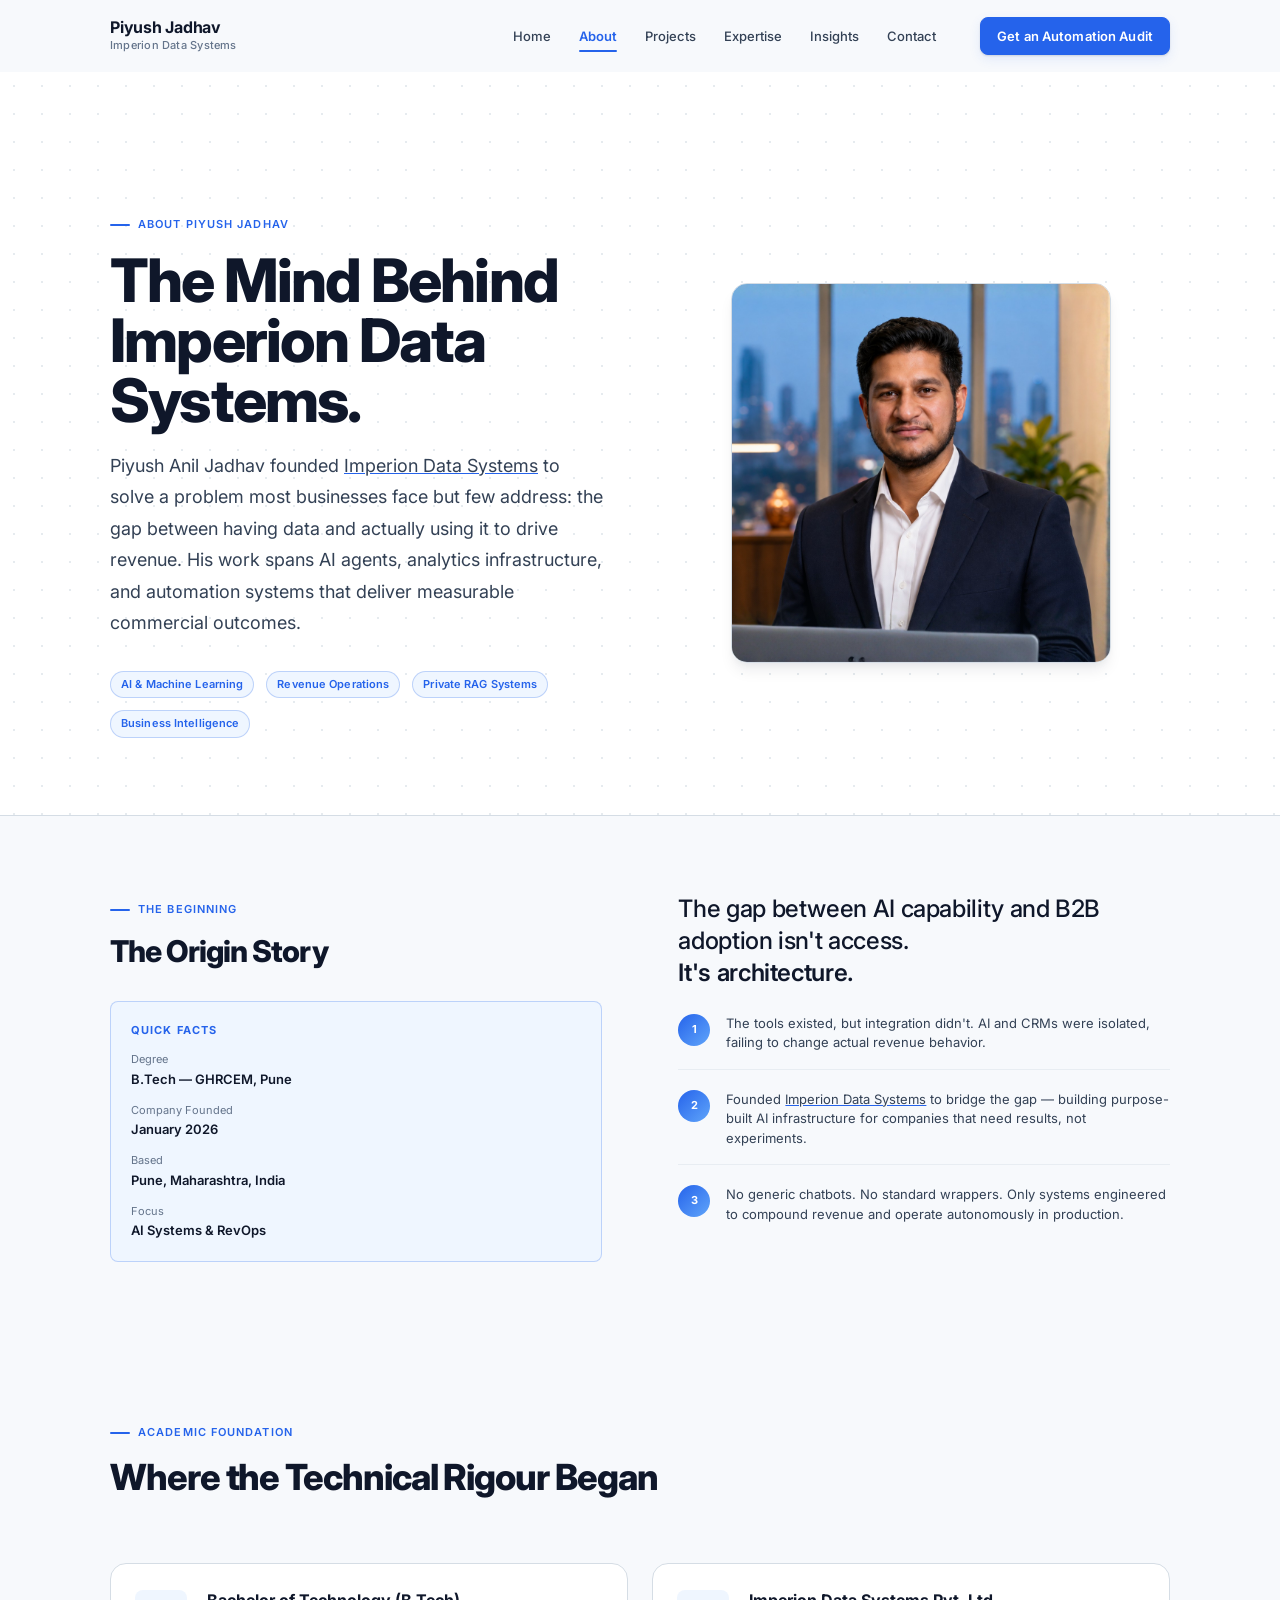
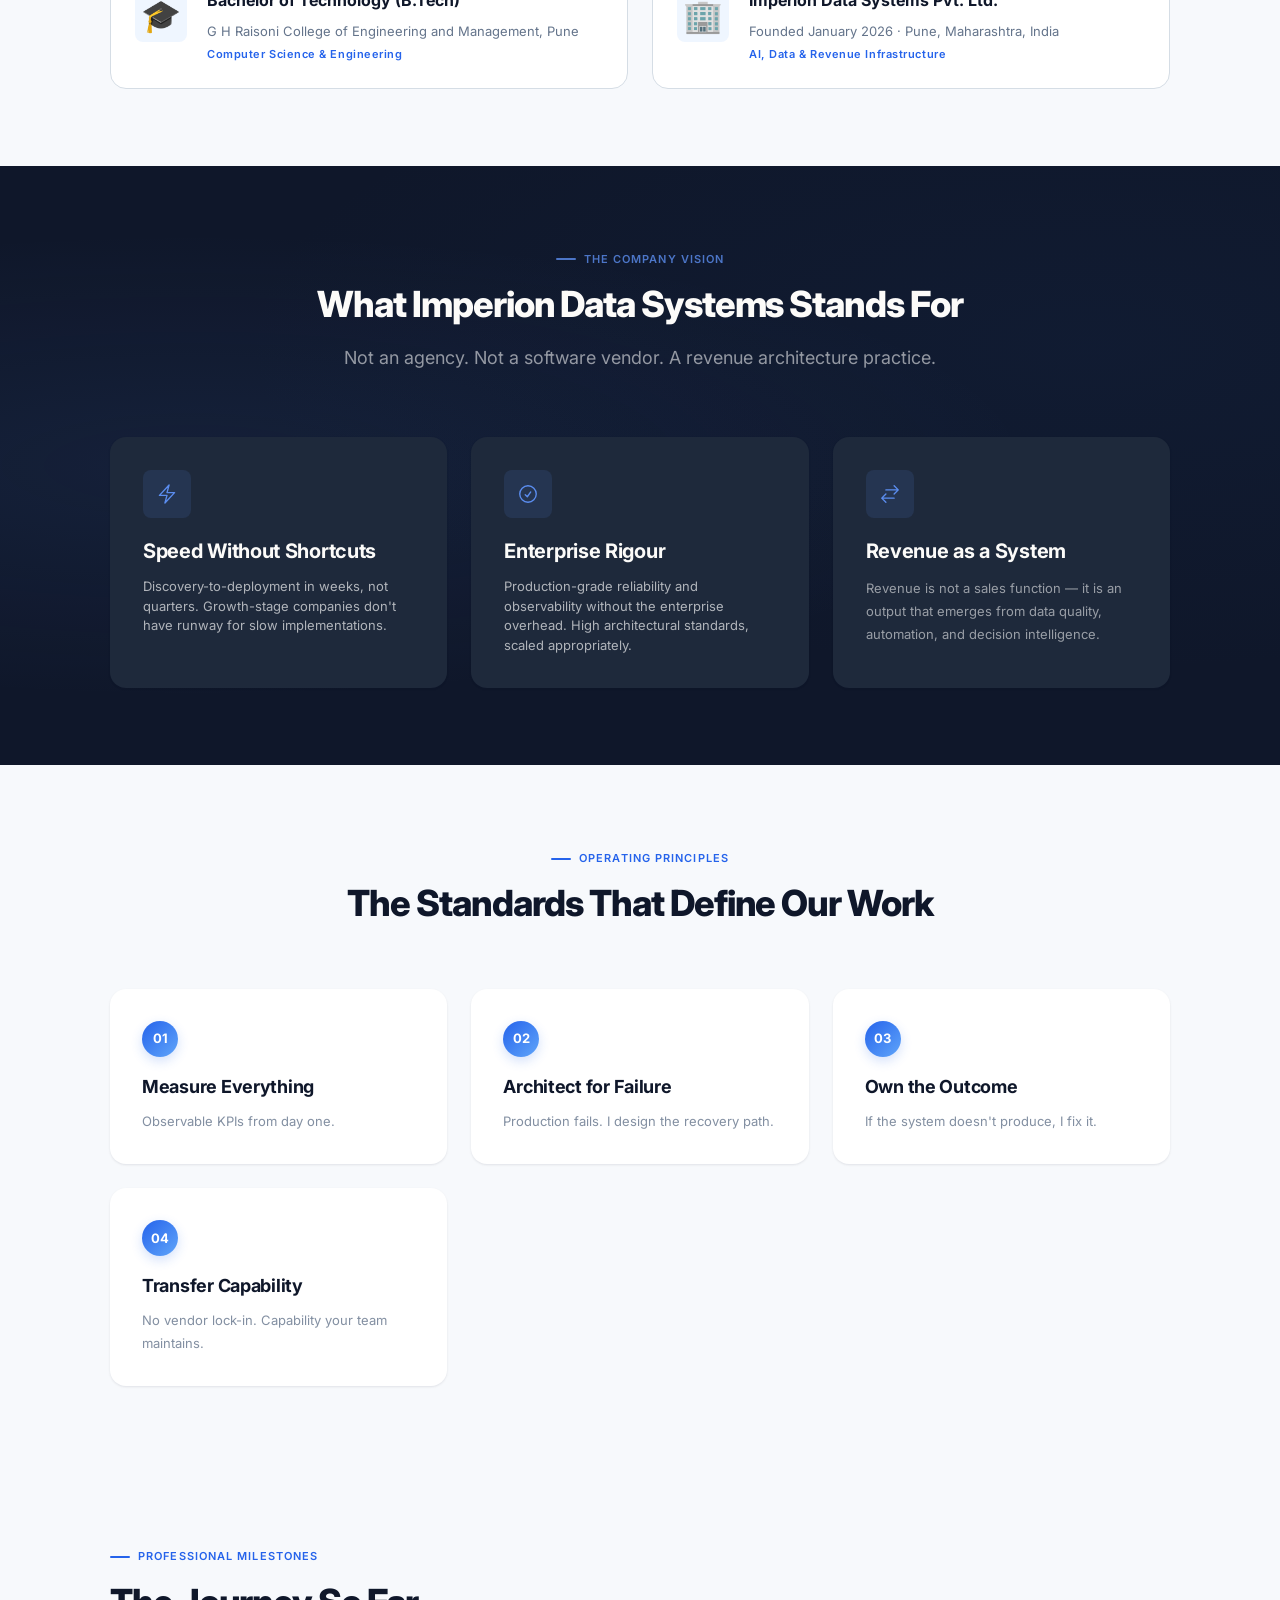
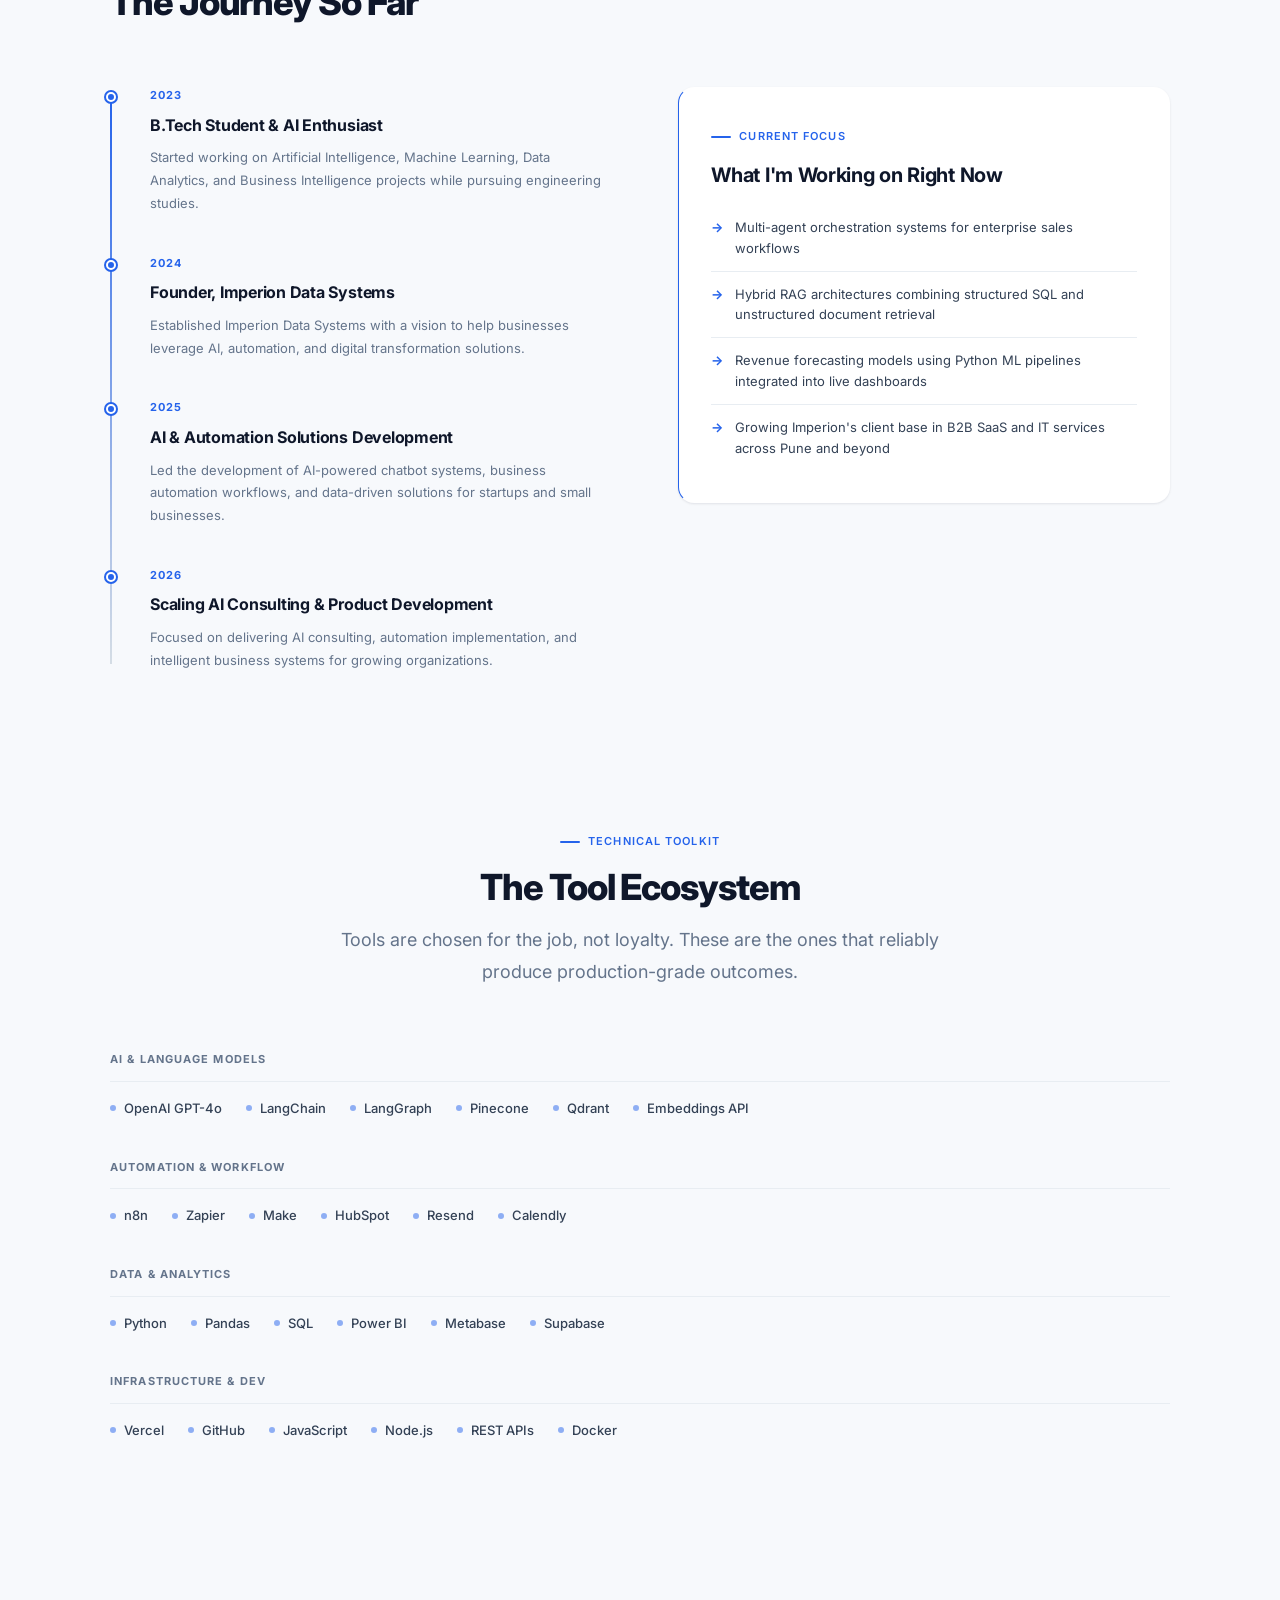
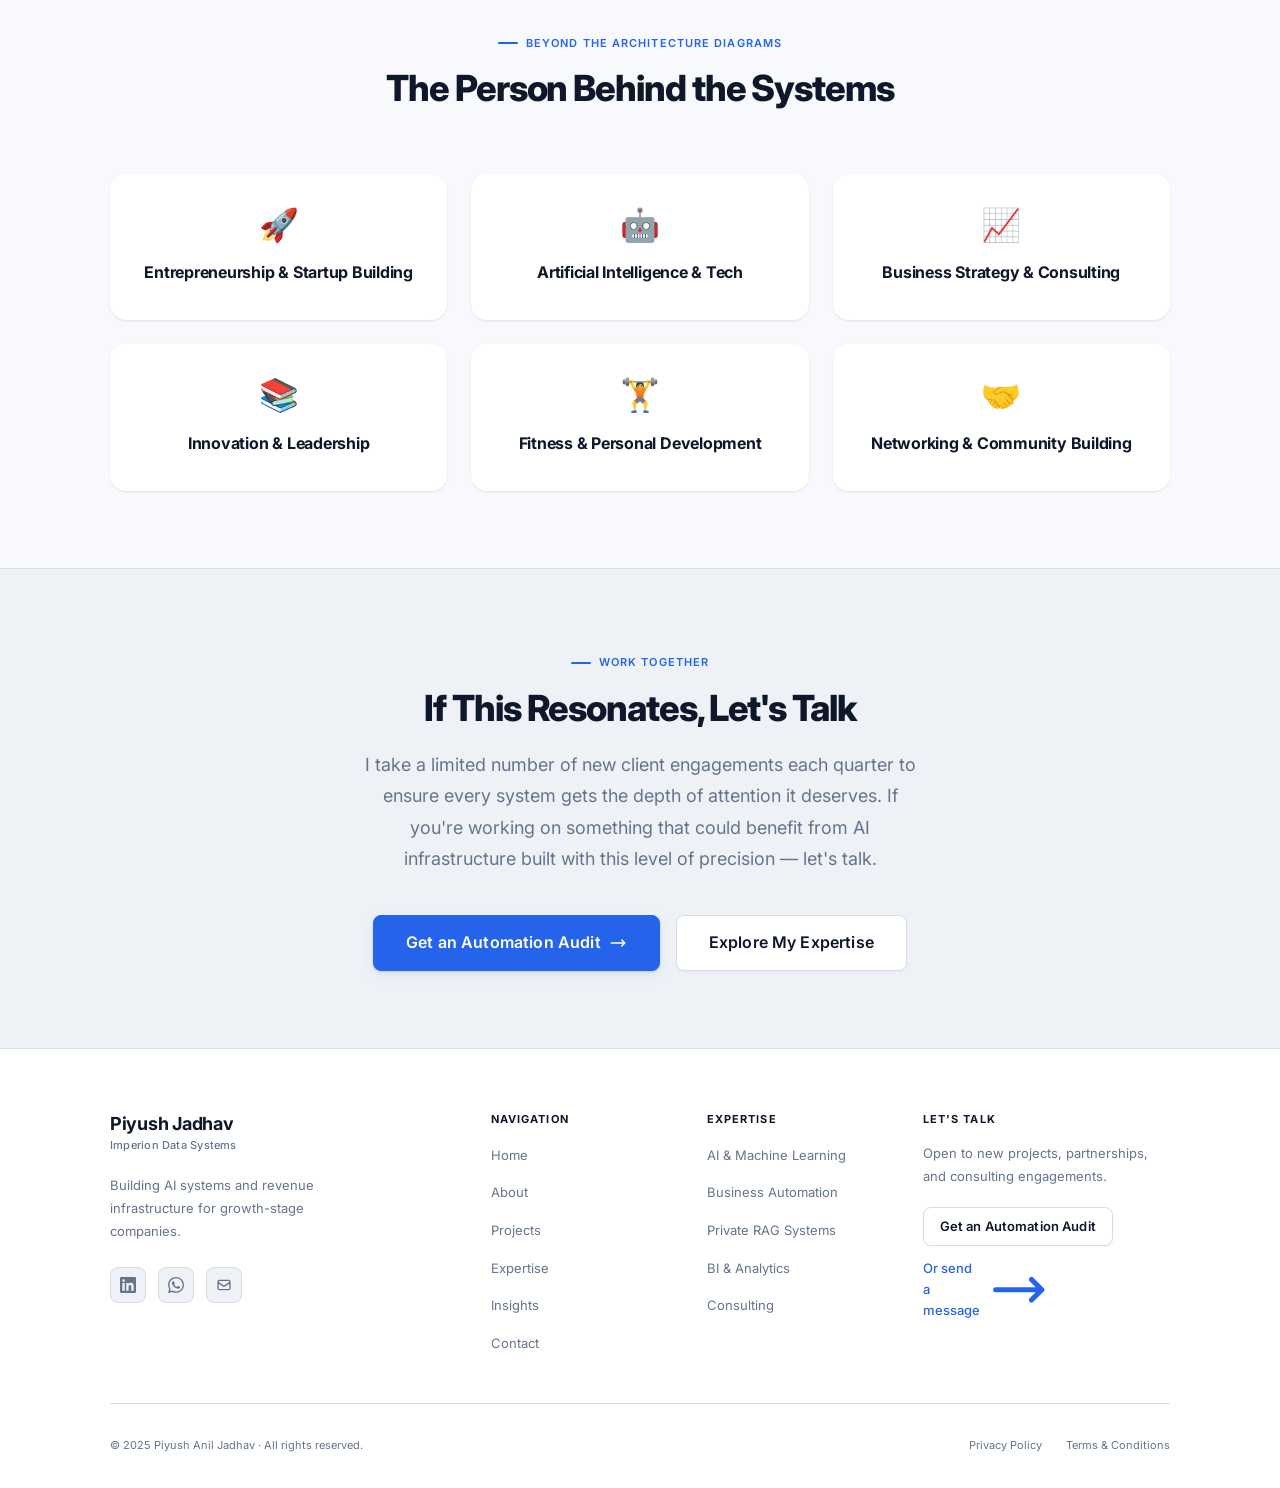
<file: about.html>
<!DOCTYPE html>
<html lang="en">
<head>
  <meta charset="UTF-8">
  <meta name="viewport" content="width=device-width, initial-scale=1.0">

  <!-- SEO -->
  <title>About Piyush Jadhav — Founder, Builder, AI Architect | Imperion Data Systems</title>
  <meta name="description" content="Learn about Piyush Anil Jadhav — his journey from B.Tech at GH Raisoni to founding Imperion Data Systems in Pune. His vision, values, and the story behind building AI systems for real business outcomes.">
  <link rel="canonical" href="https://piyushjadhav.com/about">

  <!-- Open Graph -->
  <meta property="og:type"        content="website">
  <meta property="og:title"       content="About Piyush Jadhav — Founder, Builder, AI Architect">
  <meta property="og:description" content="The story behind Imperion Data Systems. Piyush Jadhav's journey, vision, and professional milestones.">
  <meta property="og:image"       content="https://piyushjadhav.com/assets/images/og-image.webp">
  <meta property="og:url"         content="https://piyushjadhav.com/about">

  <!-- Twitter Card -->
  <meta name="twitter:card"        content="summary_large_image">
  <meta name="twitter:title"       content="About Piyush Jadhav — Founder, Builder, AI Architect">
  <meta name="twitter:description" content="The story behind Imperion Data Systems and Piyush Jadhav's journey in AI and revenue systems.">
  <meta name="twitter:image"       content="https://piyushjadhav.com/assets/images/og-image.webp">

  <!-- Structured Data — Person -->
  <script type="application/ld+json">
  {
    "@context": "https://schema.org",
    "@type": "Person",
    "name": "Piyush Anil Jadhav",
    "jobTitle": "Founder & CEO",
    "worksFor": {
      "@type": "Organization",
      "name": "Imperion Data Systems Pvt. Ltd."
    },
    "alumniOf": {
      "@type": "EducationalOrganization",
      "name": "G H Raisoni College of Engineering and Management, Pune"
    },
    "url": "https://piyushjadhav.com/about"
  }
  </script>

  <!-- Google Analytics 4 -->
  <!-- <script async src="https://www.googletagmanager.com/gtag/js?id=G-XXXXXXXXXX"></script> -->
  <script>
    window.dataLayer = window.dataLayer || [];
    function gtag(){dataLayer.push(arguments);}
    gtag('js', new Date());
    // gtag('config', 'G-XXXXXXXXXX');
  </script>

  

  <!-- Google Fonts -->
  <link rel="preconnect" href="https://fonts.googleapis.com">
  <link rel="preconnect" href="https://fonts.gstatic.com" crossorigin>
  <link href="https://fonts.googleapis.com/css2?family=Inter:wght@400;500;600;700;800&display=swap" rel="stylesheet">

  <!-- Styles -->
  <link rel="stylesheet" href="assets/css/styles.css">
</head>
<body id="page-about">

  <!-- ═══════════════════════════════════════════════════════
       SITE HEADER / NAVIGATION
  ═══════════════════════════════════════════════════════ -->
  <header class="site-header" id="site-header" role="banner">
    <div class="container">
      <nav class="nav" aria-label="Main navigation">

        <a href="index.html" class="nav-logo" aria-label="Piyush Jadhav — Home">
          <span class="nav-logo-name">Piyush Jadhav</span>
          <span class="nav-logo-company">Imperion Data Systems</span>
        </a>

        <div class="nav-menu" id="nav-menu">
          <ul class="nav-links" role="list">
            <li><a href="index.html"     class="nav-link">Home</a></li>
            <li><a href="about.html"     class="nav-link">About</a></li>
            <li><a href="projects.html"  class="nav-link">Projects</a></li>
            <li><a href="expertise.html" class="nav-link">Expertise</a></li>
            <li><a href="insights.html"  class="nav-link">Insights</a></li>
            <li><a href="contact.html"   class="nav-link">Contact</a></li>
          </ul>
          <div class="nav-actions">
            
            <a href="https://calendly.com/info-imperiondatasystem/discovery-call" target="_blank" rel="noopener noreferrer" class="btn btn-primary btn-sm">Get an Automation Audit</a>
          </div>
        </div>

        <div class="nav-mobile-controls">
          
          <button class="hamburger" id="hamburger" aria-label="Open navigation menu" aria-expanded="false" aria-controls="nav-overlay" type="button">
            <span class="hamburger-line"></span>
            <span class="hamburger-line"></span>
            <span class="hamburger-line"></span>
          </button>
        </div>

      </nav>
    </div>

    <div class="nav-overlay" id="nav-overlay" role="dialog" aria-modal="true" aria-label="Navigation menu">
      <ul class="nav-overlay-links" role="list">
        <li><a href="index.html"     class="nav-overlay-link">Home</a></li>
        <li><a href="about.html"     class="nav-overlay-link">About</a></li>
        <li><a href="projects.html"  class="nav-overlay-link">Projects</a></li>
        <li><a href="expertise.html" class="nav-overlay-link">Expertise</a></li>
        <li><a href="insights.html"  class="nav-overlay-link">Insights</a></li>
        <li><a href="contact.html"   class="nav-overlay-link">Contact</a></li>
      </ul>
      <div class="nav-overlay-actions">
        <a href="https://calendly.com/info-imperiondatasystem/discovery-call" target="_blank" rel="noopener noreferrer" class="btn btn-primary w-full" style="justify-content: center;">Get an Automation Audit</a>
        <a href="contact.html" class="btn btn-outline w-full" style="justify-content: center;">Let's Connect</a>
        <div class="nav-overlay-social">
          <a href="https://www.linkedin.com/in/-piyush-jadhav" target="_blank" rel="noopener noreferrer" class="social-link" aria-label="LinkedIn">
            <svg xmlns="http://www.w3.org/2000/svg" viewBox="0 0 24 24" fill="currentColor" aria-hidden="true"><path d="M20.447 20.452h-3.554v-5.569c0-1.328-.027-3.037-1.852-3.037-1.853 0-2.136 1.445-2.136 2.939v5.667H9.351V9h3.414v1.561h.046c.477-.9 1.637-1.85 3.37-1.85 3.601 0 4.267 2.37 4.267 5.455v6.286zM5.337 7.433a2.062 2.062 0 0 1-2.063-2.065 2.064 2.064 0 1 1 2.063 2.065zm1.782 13.019H3.555V9h3.564v11.452zM22.225 0H1.771C.792 0 0 .774 0 1.729v20.542C0 23.227.792 24 1.771 24h20.451C23.2 24 24 23.227 24 22.271V1.729C24 .774 23.2 0 22.222 0h.003z"/></svg>
          </a>
          <a href="https://wa.me/918308755482" target="_blank" rel="noopener noreferrer" class="social-link" aria-label="WhatsApp">
            <svg xmlns="http://www.w3.org/2000/svg" viewBox="0 0 24 24" fill="currentColor" aria-hidden="true"><path d="M17.472 14.382c-.297-.149-1.758-.867-2.03-.967-.273-.099-.471-.148-.67.15-.197.297-.767.966-.94 1.164-.173.199-.347.223-.644.075-.297-.15-1.255-.463-2.39-1.475-.883-.788-1.48-1.761-1.653-2.059-.173-.297-.018-.458.13-.606.134-.133.298-.347.446-.52.149-.174.198-.298.298-.497.099-.198.05-.371-.025-.52-.075-.149-.669-1.612-.916-2.207-.242-.579-.487-.5-.669-.51-.173-.008-.371-.01-.57-.01-.198 0-.52.074-.792.372-.272.297-1.04 1.016-1.04 2.479 0 1.462 1.065 2.875 1.213 3.074.149.198 2.096 3.2 5.077 4.487.709.306 1.262.489 1.694.625.712.227 1.36.195 1.871.118.571-.085 1.758-.719 2.006-1.413.248-.694.248-1.289.173-1.413-.074-.124-.272-.198-.57-.347m-5.421 7.403h-.004a9.87 9.87 0 0 1-5.031-1.378l-.361-.214-3.741.982.998-3.648-.235-.374a9.86 9.86 0 0 1-1.51-5.26c.001-5.45 4.436-9.884 9.888-9.884 2.64 0 5.122 1.03 6.988 2.898a9.825 9.825 0 0 1 2.893 6.994c-.003 5.45-4.437 9.884-9.885 9.884m8.413-18.297A11.815 11.815 0 0 0 12.05 0C5.495 0 .16 5.335.157 11.892c0 2.096.547 4.142 1.588 5.945L.057 24l6.305-1.654a11.882 11.882 0 0 0 5.683 1.448h.005c6.554 0 11.89-5.335 11.893-11.893a11.821 11.821 0 0 0-3.48-8.413Z"/></svg>
          </a>
          <a href="mailto:info.imperiondatasystems@gmail.com" class="social-link" aria-label="Email">
            <svg xmlns="http://www.w3.org/2000/svg" fill="none" viewBox="0 0 24 24" stroke="currentColor" stroke-width="2" aria-hidden="true"><path stroke-linecap="round" stroke-linejoin="round" d="M3 8l7.89 5.26a2 2 0 002.22 0L21 8M5 19h14a2 2 0 002-2V7a2 2 0 00-2-2H5a2 2 0 00-2 2v10a2 2 0 002 2z"/></svg>
          </a>
        </div>
      </div>
    </div>
  </header>


  <!-- ═══════════════════════════════════════════════════════
       MAIN CONTENT — ABOUT PAGE
  ═══════════════════════════════════════════════════════ -->
  <main class="page-main" id="main-content">

    <!-- §1 ─ ABOUT HERO ──────────────────────────────────── -->
    <section class="page-hero" id="about-hero" aria-labelledby="about-hero-heading">
      <div class="hero-bg-grid" aria-hidden="true"></div>
      <div class="container hero-content">
        <div class="split" style="align-items: center; gap: clamp(2.5rem, 5vw, 5rem);">
          <div class="reveal" style="flex: 1.2;">
            <span class="eyebrow">About Piyush Jadhav</span>
            <h1 class="display-heading" id="about-hero-heading">
              The Mind Behind<br>Imperion Data Systems.
            </h1>
            <p style="font-size: var(--text-lg); color: var(--clr-text-body); line-height: var(--leading-relaxed); max-width: 54ch; margin-top: var(--space-5);">
              Piyush Anil Jadhav founded <a href="https://imperiondata.com" target="_blank" rel="noopener noreferrer" style="color: inherit; text-decoration: underline; text-decoration-color: var(--clr-accent);">Imperion Data Systems</a> to solve a problem most businesses face but few address: the gap between having data and actually using it to drive revenue. His work spans AI agents, analytics infrastructure, and automation systems that deliver measurable commercial outcomes.
            </p>
            <div style="display: flex; gap: var(--space-3); flex-wrap: wrap; margin-top: var(--space-8);">
              <span class="tag tag-accent">AI &amp; Machine Learning</span>
              <span class="tag tag-accent">Revenue Operations</span>
              <span class="tag tag-accent">Private RAG Systems</span>
              <span class="tag tag-accent">Business Intelligence</span>
            </div>
          </div>
          <div class="reveal-right" style="display: flex; justify-content: center; flex-shrink: 0;">
            <div class="founder-photo-about">
              <img
                src="founder_piyush.webp"
                alt="Piyush Anil Jadhav, Founder and CEO of Imperion Data Systems"
                style="width: 100%; height: auto; display: block; object-fit: cover; object-position: top center;"
                width="380"
                height="460"
                loading="eager"
              >
            </div>
          </div>
        </div>
      </div>
    </section>
    <!-- END §1 ABOUT HERO -->


    <!-- §2 ─ ORIGIN STORY ────────────────────────────────── -->
    <section class="section" id="origin-story" aria-labelledby="origin-heading">
      <div class="container">
        <div class="split" style="align-items: flex-start; gap: clamp(3rem, 6vw, 7rem);">

          <div class="reveal" style="flex: 0 0 220px; display: flex; flex-direction: column; gap: var(--space-8);">
            <div>
              <span class="eyebrow">The Beginning</span>
              <h2 class="section-heading" id="origin-heading" style="font-size: var(--text-3xl);">The Origin Story</h2>
            </div>
            <div style="background-color: var(--clr-accent-light); border: 1px solid var(--clr-accent-border); border-radius: var(--radius-md); padding: var(--space-5);">
              <div style="font-size: var(--text-xs); font-weight: var(--weight-bold); text-transform: uppercase; letter-spacing: var(--tracking-wider); color: var(--clr-accent); margin-bottom: var(--space-3);">Quick Facts</div>
              <div style="display: flex; flex-direction: column; gap: var(--space-3);">
                <div><div style="font-size: var(--text-xs); color: var(--clr-text-muted);">Degree</div><div style="font-size: var(--text-sm); font-weight: var(--weight-semibold); color: var(--clr-text-primary);">B.Tech — GHRCEM, Pune</div></div>
                <div><div style="font-size: var(--text-xs); color: var(--clr-text-muted);">Company Founded</div><div style="font-size: var(--text-sm); font-weight: var(--weight-semibold); color: var(--clr-text-primary);">January 2026</div></div>
                <div><div style="font-size: var(--text-xs); color: var(--clr-text-muted);">Based</div><div style="font-size: var(--text-sm); font-weight: var(--weight-semibold); color: var(--clr-text-primary);">Pune, Maharashtra, India</div></div>
                <div><div style="font-size: var(--text-xs); color: var(--clr-text-muted);">Focus</div><div style="font-size: var(--text-sm); font-weight: var(--weight-semibold); color: var(--clr-text-primary);">AI Systems &amp; RevOps</div></div>
              </div>
            </div>
          </div>

          <div class="reveal-right" style="flex: 1;">
            <h3 style="font-size: var(--text-2xl); font-weight: var(--weight-medium); margin-bottom: var(--space-6); line-height: var(--leading-snug); color: var(--clr-text-primary);">
              The gap between AI capability and B2B adoption isn't access. <br><strong>It's architecture.</strong>
            </h3>
            <ul style="list-style: none; padding: 0; display: flex; flex-direction: column; gap: var(--space-5);">
              <li style="display: flex; gap: var(--space-4); align-items: flex-start; padding-bottom: var(--space-4); border-bottom: 1px solid var(--clr-border-subtle);">
                <span style="display: inline-flex; align-items: center; justify-content: center; width: 32px; height: 32px; min-width: 32px; border-radius: 50%; background: linear-gradient(135deg, var(--clr-accent), var(--clr-accent-mid)); color: #fff; font-size: var(--text-xs); font-weight: var(--weight-bold);">1</span>
                <span style="font-size: var(--text-sm); color: var(--clr-text-body); line-height: 1.5;">The tools existed, but integration didn't. AI and CRMs were isolated, failing to change actual revenue behavior.</span>
              </li>
              <li style="display: flex; gap: var(--space-4); align-items: flex-start; padding-bottom: var(--space-4); border-bottom: 1px solid var(--clr-border-subtle);">
                <span style="display: inline-flex; align-items: center; justify-content: center; width: 32px; height: 32px; min-width: 32px; border-radius: 50%; background: linear-gradient(135deg, var(--clr-accent), var(--clr-accent-mid)); color: #fff; font-size: var(--text-xs); font-weight: var(--weight-bold);">2</span>
                <span style="font-size: var(--text-sm); color: var(--clr-text-body); line-height: 1.5;">Founded <a href="https://imperiondata.com" target="_blank" rel="noopener noreferrer" style="color: inherit; text-decoration: underline; text-decoration-color: var(--clr-accent);">Imperion Data Systems</a> to bridge the gap — building purpose-built AI infrastructure for companies that need results, not experiments.</span>
              </li>
              <li style="display: flex; gap: var(--space-4); align-items: flex-start;">
                <span style="display: inline-flex; align-items: center; justify-content: center; width: 32px; height: 32px; min-width: 32px; border-radius: 50%; background: linear-gradient(135deg, var(--clr-accent), var(--clr-accent-mid)); color: #fff; font-size: var(--text-xs); font-weight: var(--weight-bold);">3</span>
                <span style="font-size: var(--text-sm); color: var(--clr-text-body); line-height: 1.5;">No generic chatbots. No standard wrappers. Only systems engineered to compound revenue and operate autonomously in production.</span>
              </li>
            </ul>
          </div>

        </div>
      </div>
    </section>
    <!-- END §2 ORIGIN STORY -->


    <!-- §3 ─ ACADEMIC FOUNDATION ─────────────────────────── -->
    <section class="section" id="education" aria-labelledby="education-heading">
      <div class="container">
        <div class="section-header reveal">
          <span class="eyebrow">Academic Foundation</span>
          <h2 class="section-heading" id="education-heading">Where the Technical Rigour Began</h2>
        </div>
        <div class="grid grid-2" style="margin-top: var(--space-10);">
          <div class="credential-card reveal reveal-delay-1">
            <div class="credential-icon">🎓</div>
            <div>
              <div class="credential-name">Bachelor of Technology (B.Tech)</div>
              <div class="credential-issuer">G H Raisoni College of Engineering and Management, Pune</div>
              <div class="credential-year">Computer Science &amp; Engineering</div>
            </div>
          </div>
          <div class="credential-card reveal reveal-delay-2">
            <div class="credential-icon">🏢</div>
            <div>
              <div class="credential-name"><a href="https://imperiondata.com" target="_blank" rel="noopener noreferrer" style="color: inherit; text-decoration: none;">Imperion Data Systems Pvt. Ltd.</a></div>
              <div class="credential-issuer">Founded January 2026 &middot; Pune, Maharashtra, India</div>
              <div class="credential-year">AI, Data &amp; Revenue Infrastructure</div>
            </div>
          </div>
        </div>
      </div>
    </section>
    <!-- END §3 ACADEMIC FOUNDATION -->


    <!-- §4 ─ IMPERION VISION ─────────────────────────────── -->
    <section class="section section-dark" id="imperion-vision" aria-labelledby="vision-heading">
      <div class="container" style="position: relative; z-index: 1;">
        <div class="section-header centered reveal">
          <span class="eyebrow">The Company Vision</span>
          <h2 class="section-heading" id="vision-heading" style="color: #FCFBF9;">What Imperion Data Systems Stands For</h2>
          <p class="section-subheading" style="color: rgba(255,255,255,0.55);">Not an agency. Not a software vendor. A revenue architecture practice.</p>
        </div>
        <div class="grid grid-3" style="margin-top: var(--space-12);">
          <div class="card card-dark reveal reveal-delay-1">
            <div class="card-icon" aria-hidden="true" style="background-color: rgba(91,141,239,0.12); color: #5B8DEF;">
              <svg xmlns="http://www.w3.org/2000/svg" fill="none" viewBox="0 0 24 24" stroke="currentColor" stroke-width="1.5"><path stroke-linecap="round" stroke-linejoin="round" d="M3.75 13.5l10.5-11.25L12 10.5h8.25L9.75 21.75 12 13.5H3.75z"/></svg>
            </div>
            <h3 class="card-title" style="color: #FCFBF9;">Speed Without Shortcuts</h3>
            <p class="card-body" style="color: rgba(255,255,255,0.65); font-size: var(--text-sm); line-height: 1.5;">
              Discovery-to-deployment in weeks, not quarters. Growth-stage companies don't have runway for slow implementations.
            </p>
          </div>
          <div class="card card-dark reveal reveal-delay-2">
            <div class="card-icon" aria-hidden="true" style="background-color: rgba(91,141,239,0.12); color: #5B8DEF;">
              <svg xmlns="http://www.w3.org/2000/svg" fill="none" viewBox="0 0 24 24" stroke="currentColor" stroke-width="1.5"><path stroke-linecap="round" stroke-linejoin="round" d="M9 12.75L11.25 15 15 9.75M21 12a9 9 0 11-18 0 9 9 0 0118 0z"/></svg>
            </div>
            <h3 class="card-title" style="color: #FCFBF9;">Enterprise Rigour</h3>
            <p class="card-body" style="color: rgba(255,255,255,0.65); font-size: var(--text-sm); line-height: 1.5;">
              Production-grade reliability and observability without the enterprise overhead. High architectural standards, scaled appropriately.
            </p>
          </div>
          <div class="card card-dark reveal reveal-delay-3">
            <div class="card-icon" aria-hidden="true" style="background-color: rgba(91,141,239,0.12); color: #5B8DEF;">
              <svg xmlns="http://www.w3.org/2000/svg" fill="none" viewBox="0 0 24 24" stroke="currentColor" stroke-width="1.5"><path stroke-linecap="round" stroke-linejoin="round" d="M7.5 21L3 16.5m0 0L7.5 12M3 16.5h13.5m0-13.5L21 7.5m0 0L16.5 12M21 7.5H7.5"/></svg>
            </div>
            <h3 class="card-title" style="color: #FCFBF9;">Revenue as a System</h3>
            <p class="card-body" style="color: rgba(255,255,255,0.55);">
              Revenue is not a sales function — it is an output that emerges from data quality, automation, and decision intelligence.
            </p>
          </div>
        </div>
      </div>
    </section>
    <!-- END §4 IMPERION VISION -->


    <!-- §5 ─ CORE VALUES ─────────────────────────────────── -->
    <section class="section" id="values" aria-labelledby="values-heading">
      <div class="container">
        <div class="section-header centered reveal">
          <span class="eyebrow">Operating Principles</span>
          <h2 class="section-heading" id="values-heading">The Standards That Define Our Work</h2>
        </div>
        <div class="grid grid-auto" style="margin-top: var(--space-12);">
          <div class="diff-card reveal reveal-delay-1">
            <div class="diff-number">01</div>
            <h3 class="diff-title">Measure Everything</h3>
            <p class="diff-desc" style="font-size: var(--text-sm); opacity: 0.8;">Observable KPIs from day one.</p>
          </div>
          <div class="diff-card reveal reveal-delay-2">
            <div class="diff-number">02</div>
            <h3 class="diff-title">Architect for Failure</h3>
            <p class="diff-desc" style="font-size: var(--text-sm); opacity: 0.8;">Production fails. I design the recovery path.</p>
          </div>
          <div class="diff-card reveal reveal-delay-3">
            <div class="diff-number">03</div>
            <h3 class="diff-title">Own the Outcome</h3>
            <p class="diff-desc" style="font-size: var(--text-sm); opacity: 0.8;">If the system doesn't produce, I fix it.</p>
          </div>
          <div class="diff-card reveal reveal-delay-4">
            <div class="diff-number">04</div>
            <h3 class="diff-title">Transfer Capability</h3>
            <p class="diff-desc" style="font-size: var(--text-sm); opacity: 0.8;">No vendor lock-in. Capability your team maintains.</p>
          </div>
        </div>
      </div>
    </section>
    <!-- END §5 CORE VALUES -->


    <!-- §6 ─ TIMELINE ────────────────────────────────────── -->
    <section class="section" id="timeline" aria-labelledby="timeline-heading">
      <div class="container">
        <div class="section-header reveal">
          <span class="eyebrow">Professional Milestones</span>
          <h2 class="section-heading" id="timeline-heading">The Journey So Far</h2>
        </div>
        <div class="split" style="gap: clamp(3rem, 6vw, 8rem); align-items: flex-start; margin-top: var(--space-12);">
          <div class="reveal" style="flex: 1;">
            <div class="timeline">
              <div class="timeline-item">
                <span class="timeline-dot" aria-hidden="true"></span>
                <div class="timeline-date">2023</div>
                <div class="timeline-title">B.Tech Student &amp; AI Enthusiast</div>
                <p class="timeline-desc">Started working on Artificial Intelligence, Machine Learning, Data Analytics, and Business Intelligence projects while pursuing engineering studies.</p>
              </div>
              <div class="timeline-item">
                <span class="timeline-dot" aria-hidden="true"></span>
                <div class="timeline-date">2024</div>
                <div class="timeline-title">Founder, Imperion Data Systems</div>
                <p class="timeline-desc">Established Imperion Data Systems with a vision to help businesses leverage AI, automation, and digital transformation solutions.</p>
              </div>
              <div class="timeline-item">
                <span class="timeline-dot" aria-hidden="true"></span>
                <div class="timeline-date">2025</div>
                <div class="timeline-title">AI &amp; Automation Solutions Development</div>
                <p class="timeline-desc">Led the development of AI-powered chatbot systems, business automation workflows, and data-driven solutions for startups and small businesses.</p>
              </div>
              <div class="timeline-item">
                <span class="timeline-dot" aria-hidden="true"></span>
                <div class="timeline-date">2026</div>
                <div class="timeline-title">Scaling AI Consulting &amp; Product Development</div>
                <p class="timeline-desc">Focused on delivering AI consulting, automation implementation, and intelligent business systems for growing organizations.</p>
              </div>
            </div>
          </div>
          <div class="reveal-right" style="flex: 1;">
            <div class="card card-accented" style="border-left-color: var(--clr-accent);">
              <span class="eyebrow">Current Focus</span>
              <h3 class="card-title">What I'm Working on Right Now</h3>
              <ul style="list-style: none; margin-top: var(--space-4);">
                <li style="display: flex; align-items: flex-start; gap: var(--space-3); padding: var(--space-3) 0; border-bottom: 1px solid var(--clr-border-subtle); font-size: var(--text-sm); color: var(--clr-text-body);">
                  <span style="color: var(--clr-accent); font-weight: var(--weight-bold);">→</span>
                  Multi-agent orchestration systems for enterprise sales workflows
                </li>
                <li style="display: flex; align-items: flex-start; gap: var(--space-3); padding: var(--space-3) 0; border-bottom: 1px solid var(--clr-border-subtle); font-size: var(--text-sm); color: var(--clr-text-body);">
                  <span style="color: var(--clr-accent); font-weight: var(--weight-bold);">→</span>
                  Hybrid RAG architectures combining structured SQL and unstructured document retrieval
                </li>
                <li style="display: flex; align-items: flex-start; gap: var(--space-3); padding: var(--space-3) 0; border-bottom: 1px solid var(--clr-border-subtle); font-size: var(--text-sm); color: var(--clr-text-body);">
                  <span style="color: var(--clr-accent); font-weight: var(--weight-bold);">→</span>
                  Revenue forecasting models using Python ML pipelines integrated into live dashboards
                </li>
                <li style="display: flex; align-items: flex-start; gap: var(--space-3); padding: var(--space-3) 0; font-size: var(--text-sm); color: var(--clr-text-body);">
                  <span style="color: var(--clr-accent); font-weight: var(--weight-bold);">→</span>
                  Growing Imperion's client base in B2B SaaS and IT services across Pune and beyond
                </li>
              </ul>
            </div>
          </div>
        </div>
      </div>
    </section>
    <!-- END §6 TIMELINE -->


    <!-- §7 ─ SKILLS & TOOL ECOSYSTEM ─────────────────────── -->
    <section class="section" id="skills" aria-labelledby="skills-heading">
      <div class="container">
        <div class="section-header centered reveal">
          <span class="eyebrow">Technical Toolkit</span>
          <h2 class="section-heading" id="skills-heading">The Tool Ecosystem</h2>
          <p class="section-subheading">Tools are chosen for the job, not loyalty. These are the ones that reliably produce production-grade outcomes.</p>
        </div>
        <div style="margin-top: var(--space-12);">

          <div class="tech-group-heading reveal">AI &amp; Language Models</div>
          <div class="tech-grid reveal">
            <div class="tech-item"><div class="tech-item-icon">🤖</div><div class="tech-item-name">OpenAI GPT-4o</div></div>
            <div class="tech-item"><div class="tech-item-icon">🦜</div><div class="tech-item-name">LangChain</div></div>
            <div class="tech-item"><div class="tech-item-icon">🔗</div><div class="tech-item-name">LangGraph</div></div>
            <div class="tech-item"><div class="tech-item-icon">📌</div><div class="tech-item-name">Pinecone</div></div>
            <div class="tech-item"><div class="tech-item-icon">🌲</div><div class="tech-item-name">Qdrant</div></div>
            <div class="tech-item"><div class="tech-item-icon">🧠</div><div class="tech-item-name">Embeddings API</div></div>
          </div>

          <div class="tech-group-heading reveal">Automation &amp; Workflow</div>
          <div class="tech-grid reveal">
            <div class="tech-item"><div class="tech-item-icon">⚙️</div><div class="tech-item-name">n8n</div></div>
            <div class="tech-item"><div class="tech-item-icon">🔄</div><div class="tech-item-name">Zapier</div></div>
            <div class="tech-item"><div class="tech-item-icon">🧩</div><div class="tech-item-name">Make</div></div>
            <div class="tech-item"><div class="tech-item-icon">📮</div><div class="tech-item-name">HubSpot</div></div>
            <div class="tech-item"><div class="tech-item-icon">📧</div><div class="tech-item-name">Resend</div></div>
            <div class="tech-item"><div class="tech-item-icon">📅</div><div class="tech-item-name">Calendly</div></div>
          </div>

          <div class="tech-group-heading reveal">Data &amp; Analytics</div>
          <div class="tech-grid reveal">
            <div class="tech-item"><div class="tech-item-icon">🐍</div><div class="tech-item-name">Python</div></div>
            <div class="tech-item"><div class="tech-item-icon">🐼</div><div class="tech-item-name">Pandas</div></div>
            <div class="tech-item"><div class="tech-item-icon">🗃️</div><div class="tech-item-name">SQL</div></div>
            <div class="tech-item"><div class="tech-item-icon">📊</div><div class="tech-item-name">Power BI</div></div>
            <div class="tech-item"><div class="tech-item-icon">📈</div><div class="tech-item-name">Metabase</div></div>
            <div class="tech-item"><div class="tech-item-icon">🐘</div><div class="tech-item-name">Supabase</div></div>
          </div>

          <div class="tech-group-heading reveal">Infrastructure &amp; Dev</div>
          <div class="tech-grid reveal">
            <div class="tech-item"><div class="tech-item-icon">▲</div><div class="tech-item-name">Vercel</div></div>
            <div class="tech-item"><div class="tech-item-icon">🐙</div><div class="tech-item-name">GitHub</div></div>
            <div class="tech-item"><div class="tech-item-icon">🟨</div><div class="tech-item-name">JavaScript</div></div>
            <div class="tech-item"><div class="tech-item-icon">⚡</div><div class="tech-item-name">Node.js</div></div>
            <div class="tech-item"><div class="tech-item-icon">🌐</div><div class="tech-item-name">REST APIs</div></div>
            <div class="tech-item"><div class="tech-item-icon">🐋</div><div class="tech-item-name">Docker</div></div>
          </div>

        </div>
      </div>
    </section>
    <!-- END §7 SKILLS -->


    <!-- §8 ─ BEYOND WORK (Humanizing) ───────────────────── -->
    <section class="section" id="beyond-work" aria-labelledby="beyond-heading">
      <div class="container">
        <div class="section-header centered reveal">
          <span class="eyebrow">Beyond the Architecture Diagrams</span>
          <h2 class="section-heading" id="beyond-heading">The Person Behind the Systems</h2>
        </div>
        <div class="grid grid-3" style="margin-top: var(--space-12);">
          <div class="card reveal reveal-delay-1" style="text-align: center; padding: var(--space-6);">
            <div style="font-size: 2rem; margin-bottom: var(--space-3);">🚀</div>
            <h3 class="card-title" style="font-size: var(--text-md);">Entrepreneurship &amp; Startup Building</h3>
          </div>
          <div class="card reveal reveal-delay-2" style="text-align: center; padding: var(--space-6);">
            <div style="font-size: 2rem; margin-bottom: var(--space-3);">🤖</div>
            <h3 class="card-title" style="font-size: var(--text-md);">Artificial Intelligence &amp; Tech</h3>
          </div>
          <div class="card reveal reveal-delay-3" style="text-align: center; padding: var(--space-6);">
            <div style="font-size: 2rem; margin-bottom: var(--space-3);">📈</div>
            <h3 class="card-title" style="font-size: var(--text-md);">Business Strategy &amp; Consulting</h3>
          </div>
          <div class="card reveal reveal-delay-1" style="text-align: center; padding: var(--space-6);">
            <div style="font-size: 2rem; margin-bottom: var(--space-3);">📚</div>
            <h3 class="card-title" style="font-size: var(--text-md);">Innovation &amp; Leadership</h3>
          </div>
          <div class="card reveal reveal-delay-2" style="text-align: center; padding: var(--space-6);">
            <div style="font-size: 2rem; margin-bottom: var(--space-3);">🏋️</div>
            <h3 class="card-title" style="font-size: var(--text-md);">Fitness &amp; Personal Development</h3>
          </div>
          <div class="card reveal reveal-delay-3" style="text-align: center; padding: var(--space-6);">
            <div style="font-size: 2rem; margin-bottom: var(--space-3);">🤝</div>
            <h3 class="card-title" style="font-size: var(--text-md);">Networking &amp; Community Building</h3>
          </div>
        </div>
      </div>
    </section>
    <!-- END §8 BEYOND WORK -->


    <!-- §9 ─ ABOUT CTA ───────────────────────────────────── -->
    <section class="section cta-section" id="about-cta" aria-labelledby="about-cta-heading">
      <div class="container" style="text-align: center; max-width: 680px; margin: 0 auto;">
        <div class="reveal">
          <span class="eyebrow" style="justify-content: center;">Work Together</span>
          <h2 class="section-heading" id="about-cta-heading">If This Resonates, Let's Talk</h2>
          <p style="font-size: var(--text-lg); color: var(--clr-text-muted); line-height: var(--leading-relaxed); max-width: 52ch; margin: var(--space-5) auto var(--space-10);">
            I take a limited number of new client engagements each quarter to ensure every system gets the depth of attention it deserves. If you're working on something that could benefit from AI infrastructure built with this level of precision — let's talk.
          </p>
          <div style="display: flex; gap: var(--space-4); justify-content: center; flex-wrap: wrap;">
            <a href="https://calendly.com/info-imperiondatasystem/discovery-call" target="_blank" rel="noopener noreferrer" class="btn btn-primary btn-lg btn-arrow" id="about-cta-book">Get an Automation Audit<svg xmlns="http://www.w3.org/2000/svg" fill="none" viewBox="0 0 24 24" stroke="currentColor" stroke-width="2" width="18" height="18" aria-hidden="true"><path stroke-linecap="round" stroke-linejoin="round" d="M17 8l4 4m0 0l-4 4m4-4H3"/></svg>
            </a>
            <a href="expertise.html" class="btn btn-outline btn-lg">Explore My Expertise</a>
          </div>
        </div>
      </div>
    </section>
    <!-- END §9 ABOUT CTA -->

  </main>


  <!-- ═══════════════════════════════════════════════════════
       SITE FOOTER
  ═══════════════════════════════════════════════════════ -->
  <footer class="site-footer" id="site-footer" role="contentinfo">
    <div class="container">
      <div class="footer-grid">
        <div class="footer-brand">
          <a href="index.html" class="footer-logo" aria-label="Piyush Jadhav — Home">
            <span class="footer-logo-name">Piyush Jadhav</span>
            <span class="footer-logo-company">Imperion Data Systems</span>
          </a>
          <p class="footer-tagline">Building AI systems and revenue infrastructure for growth-stage companies.</p>
          <div class="footer-social">
            <a href="https://www.linkedin.com/in/-piyush-jadhav" target="_blank" rel="noopener noreferrer" class="social-link" aria-label="LinkedIn">
              <svg xmlns="http://www.w3.org/2000/svg" viewBox="0 0 24 24" fill="currentColor" aria-hidden="true"><path d="M20.447 20.452h-3.554v-5.569c0-1.328-.027-3.037-1.852-3.037-1.853 0-2.136 1.445-2.136 2.939v5.667H9.351V9h3.414v1.561h.046c.477-.9 1.637-1.85 3.37-1.85 3.601 0 4.267 2.37 4.267 5.455v6.286zM5.337 7.433a2.062 2.062 0 0 1-2.063-2.065 2.064 2.064 0 1 1 2.063 2.065zm1.782 13.019H3.555V9h3.564v11.452zM22.225 0H1.771C.792 0 0 .774 0 1.729v20.542C0 23.227.792 24 1.771 24h20.451C23.2 24 24 23.227 24 22.271V1.729C24 .774 23.2 0 22.222 0h.003z"/></svg>
            </a>
            <a href="https://wa.me/918308755482" target="_blank" rel="noopener noreferrer" class="social-link" aria-label="WhatsApp">
              <svg xmlns="http://www.w3.org/2000/svg" viewBox="0 0 24 24" fill="currentColor" aria-hidden="true"><path d="M17.472 14.382c-.297-.149-1.758-.867-2.03-.967-.273-.099-.471-.148-.67.15-.197.297-.767.966-.94 1.164-.173.199-.347.223-.644.075-.297-.15-1.255-.463-2.39-1.475-.883-.788-1.48-1.761-1.653-2.059-.173-.297-.018-.458.13-.606.134-.133.298-.347.446-.52.149-.174.198-.298.298-.497.099-.198.05-.371-.025-.52-.075-.149-.669-1.612-.916-2.207-.242-.579-.487-.5-.669-.51-.173-.008-.371-.01-.57-.01-.198 0-.52.074-.792.372-.272.297-1.04 1.016-1.04 2.479 0 1.462 1.065 2.875 1.213 3.074.149.198 2.096 3.2 5.077 4.487.709.306 1.262.489 1.694.625.712.227 1.36.195 1.871.118.571-.085 1.758-.719 2.006-1.413.248-.694.248-1.289.173-1.413-.074-.124-.272-.198-.57-.347m-5.421 7.403h-.004a9.87 9.87 0 0 1-5.031-1.378l-.361-.214-3.741.982.998-3.648-.235-.374a9.86 9.86 0 0 1-1.51-5.26c.001-5.45 4.436-9.884 9.888-9.884 2.64 0 5.122 1.03 6.988 2.898a9.825 9.825 0 0 1 2.893 6.994c-.003 5.45-4.437 9.884-9.885 9.884m8.413-18.297A11.815 11.815 0 0 0 12.05 0C5.495 0 .16 5.335.157 11.892c0 2.096.547 4.142 1.588 5.945L.057 24l6.305-1.654a11.882 11.882 0 0 0 5.683 1.448h.005c6.554 0 11.89-5.335 11.893-11.893a11.821 11.821 0 0 0-3.48-8.413Z"/></svg>
            </a>
            <a href="mailto:info.imperiondatasystems@gmail.com" class="social-link" aria-label="Email">
              <svg xmlns="http://www.w3.org/2000/svg" fill="none" viewBox="0 0 24 24" stroke="currentColor" stroke-width="2" aria-hidden="true"><path stroke-linecap="round" stroke-linejoin="round" d="M3 8l7.89 5.26a2 2 0 002.22 0L21 8M5 19h14a2 2 0 002-2V7a2 2 0 00-2-2H5a2 2 0 00-2 2v10a2 2 0 002 2z"/></svg>
            </a>
          </div>
        </div>
        <div class="footer-nav-col">
          <h3 class="footer-col-heading">Navigation</h3>
          <ul class="footer-links" role="list">
            <li><a href="index.html">Home</a></li>
            <li><a href="about.html">About</a></li>
            <li><a href="projects.html">Projects</a></li>
            <li><a href="expertise.html">Expertise</a></li>
            <li><a href="insights.html">Insights</a></li>
            <li><a href="contact.html">Contact</a></li>
          </ul>
        </div>
        <div class="footer-expertise-col">
          <h3 class="footer-col-heading">Expertise</h3>
          <ul class="footer-links" role="list">
            <li><a href="expertise.html#ai-ml">AI &amp; Machine Learning</a></li>
            <li><a href="expertise.html#automation">Business Automation</a></li>
            <li><a href="expertise.html#rag">Private RAG Systems</a></li>
            <li><a href="expertise.html#bi">BI &amp; Analytics</a></li>
            <li><a href="expertise.html#consulting">Consulting</a></li>
          </ul>
        </div>
        <div class="footer-cta-col">
          <h3 class="footer-col-heading">Let's Talk</h3>
          <p class="footer-cta-text">Open to new projects, partnerships, and consulting engagements.</p>
          <a href="https://calendly.com/info-imperiondatasystem/discovery-call" target="_blank" rel="noopener noreferrer" class="btn btn-outline btn-sm">Get an Automation Audit</a>
          <a href="contact.html" class="footer-contact-link">Or send a message <svg xmlns="http://www.w3.org/2000/svg" fill="none" viewBox="0 0 24 24" stroke="currentColor" stroke-width="2" aria-hidden="true"><path stroke-linecap="round" stroke-linejoin="round" d="M17 8l4 4m0 0l-4 4m4-4H3"/></svg></a>
        </div>
      </div>
      <div class="footer-bottom">
        <p class="footer-copyright">&copy; 2025 Piyush Anil Jadhav &middot; All rights reserved.</p>
        <div class="footer-legal">
          <a href="privacy.html">Privacy Policy</a>
          <a href="terms.html">Terms &amp; Conditions</a>
        </div>
      </div>
    </div>
  </footer>

  <div class="toast toast-success" id="toast-success" role="status" aria-live="polite">
    <svg xmlns="http://www.w3.org/2000/svg" fill="none" viewBox="0 0 24 24" stroke="#16A34A" stroke-width="2" width="20" height="20" aria-hidden="true"><path stroke-linecap="round" stroke-linejoin="round" d="M5 13l4 4L19 7"/></svg>
    <span class="toast-message"></span>
  </div>
  <div class="toast toast-error" id="toast-error" role="alert" aria-live="assertive">
    <svg xmlns="http://www.w3.org/2000/svg" fill="none" viewBox="0 0 24 24" stroke="#DC2626" stroke-width="2" width="20" height="20" aria-hidden="true"><path stroke-linecap="round" stroke-linejoin="round" d="M6 18L18 6M6 6l12 12"/></svg>
    <span class="toast-message"></span>
  </div>

  <script src="assets/js/nav.js" defer></script>
  <script src="assets/js/animations.js" defer></script>
</body>
</html>
</file>
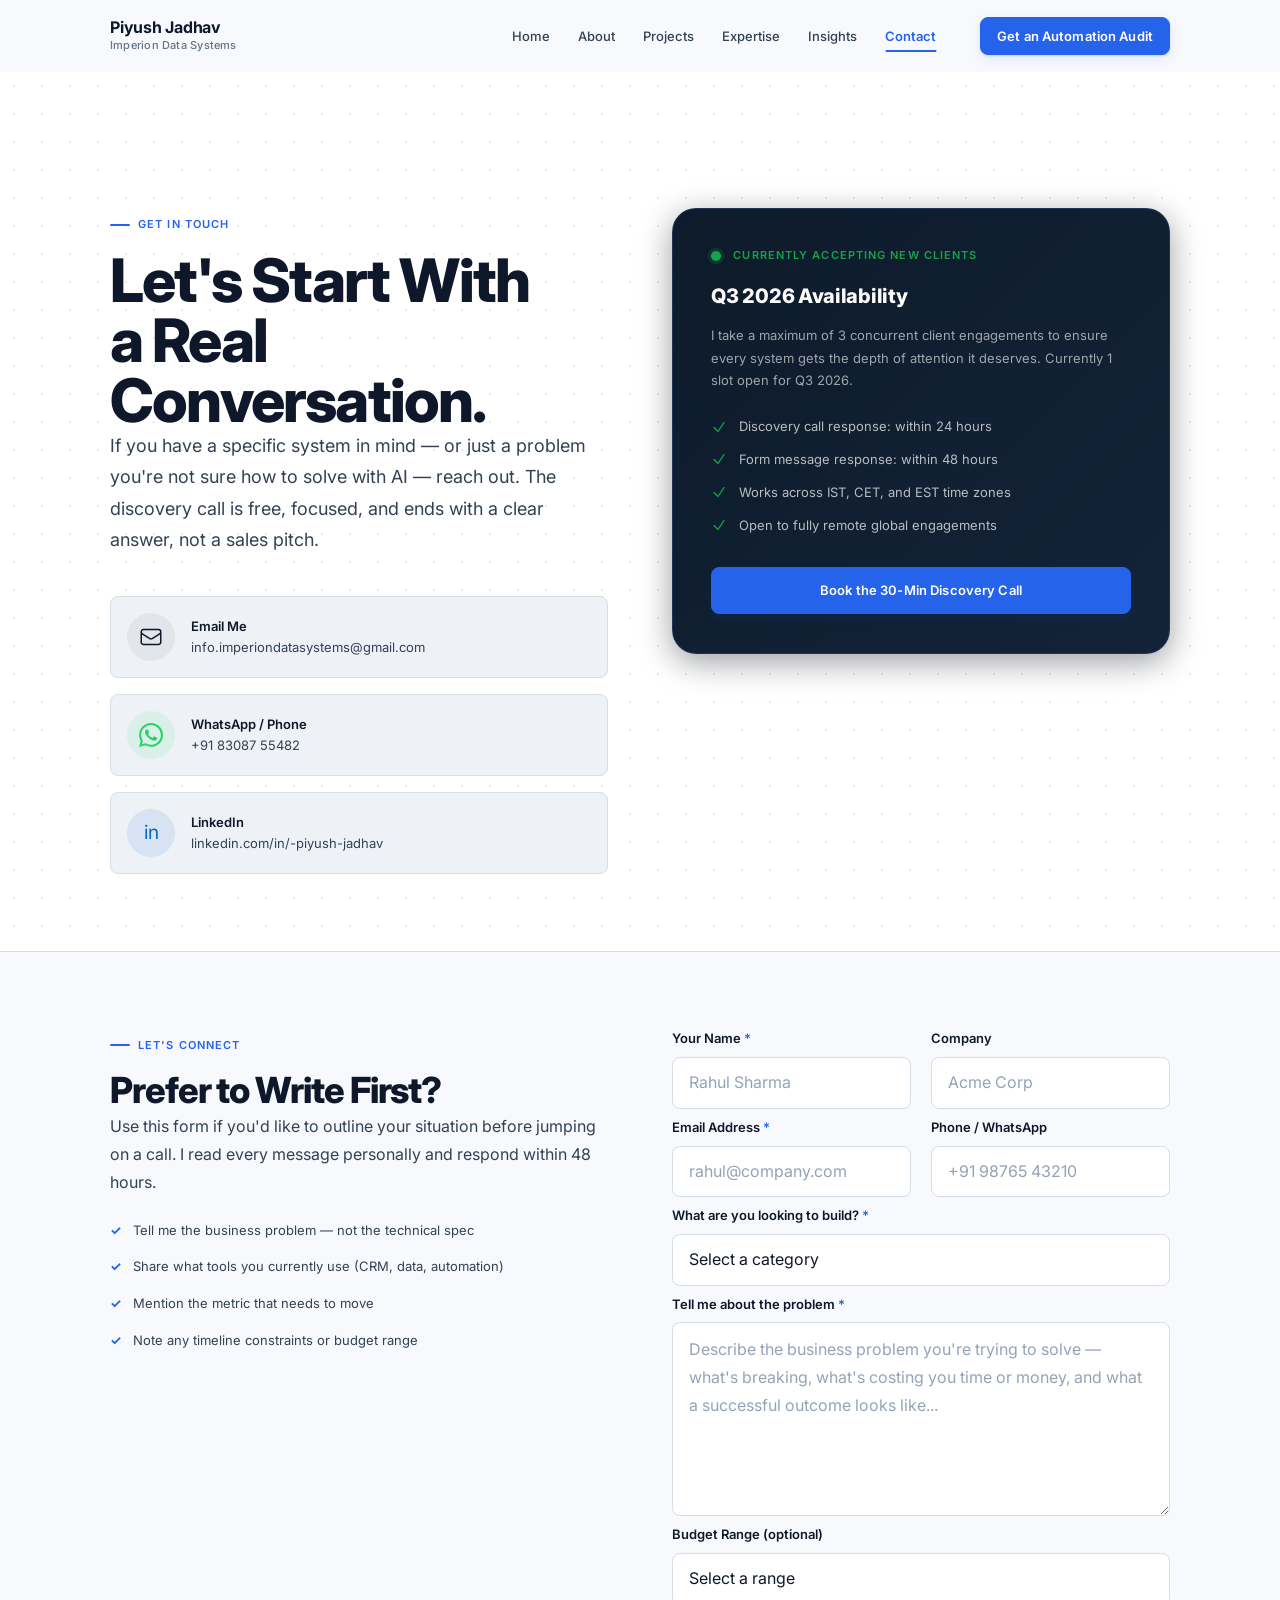
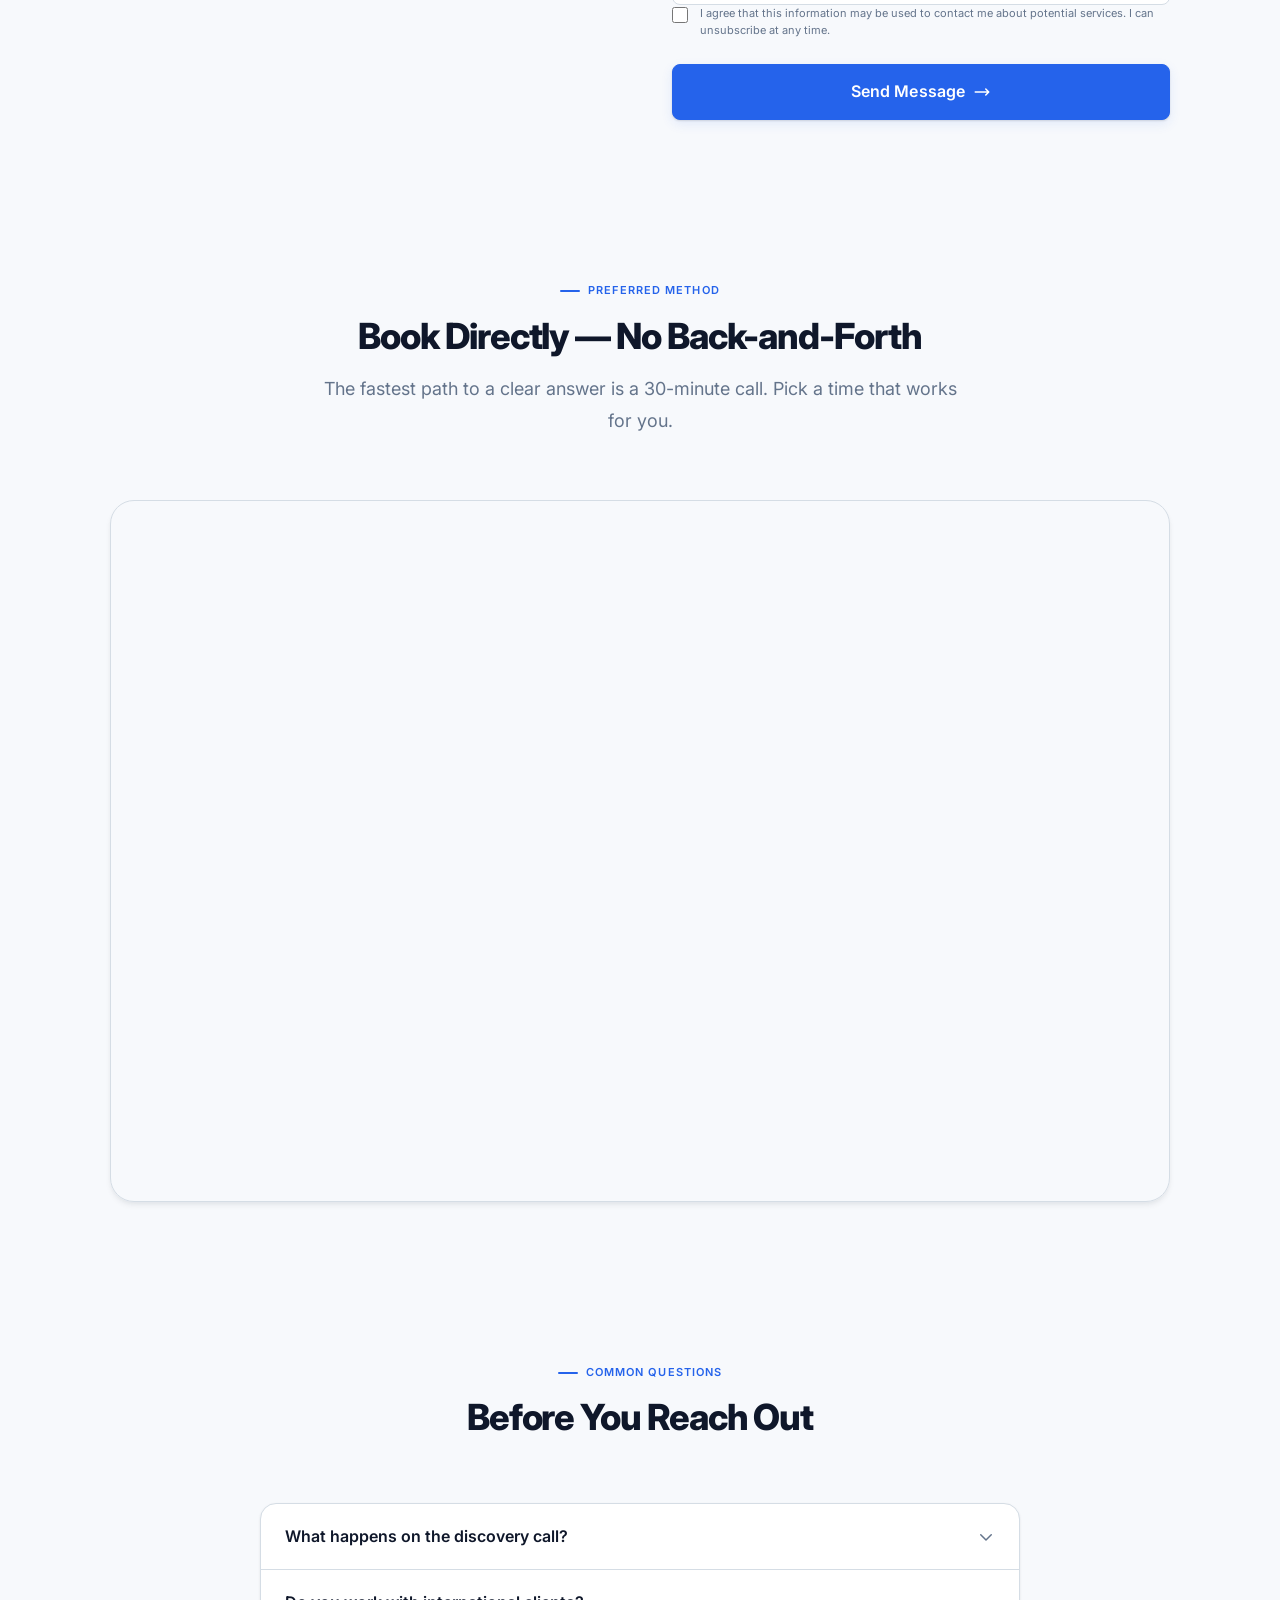
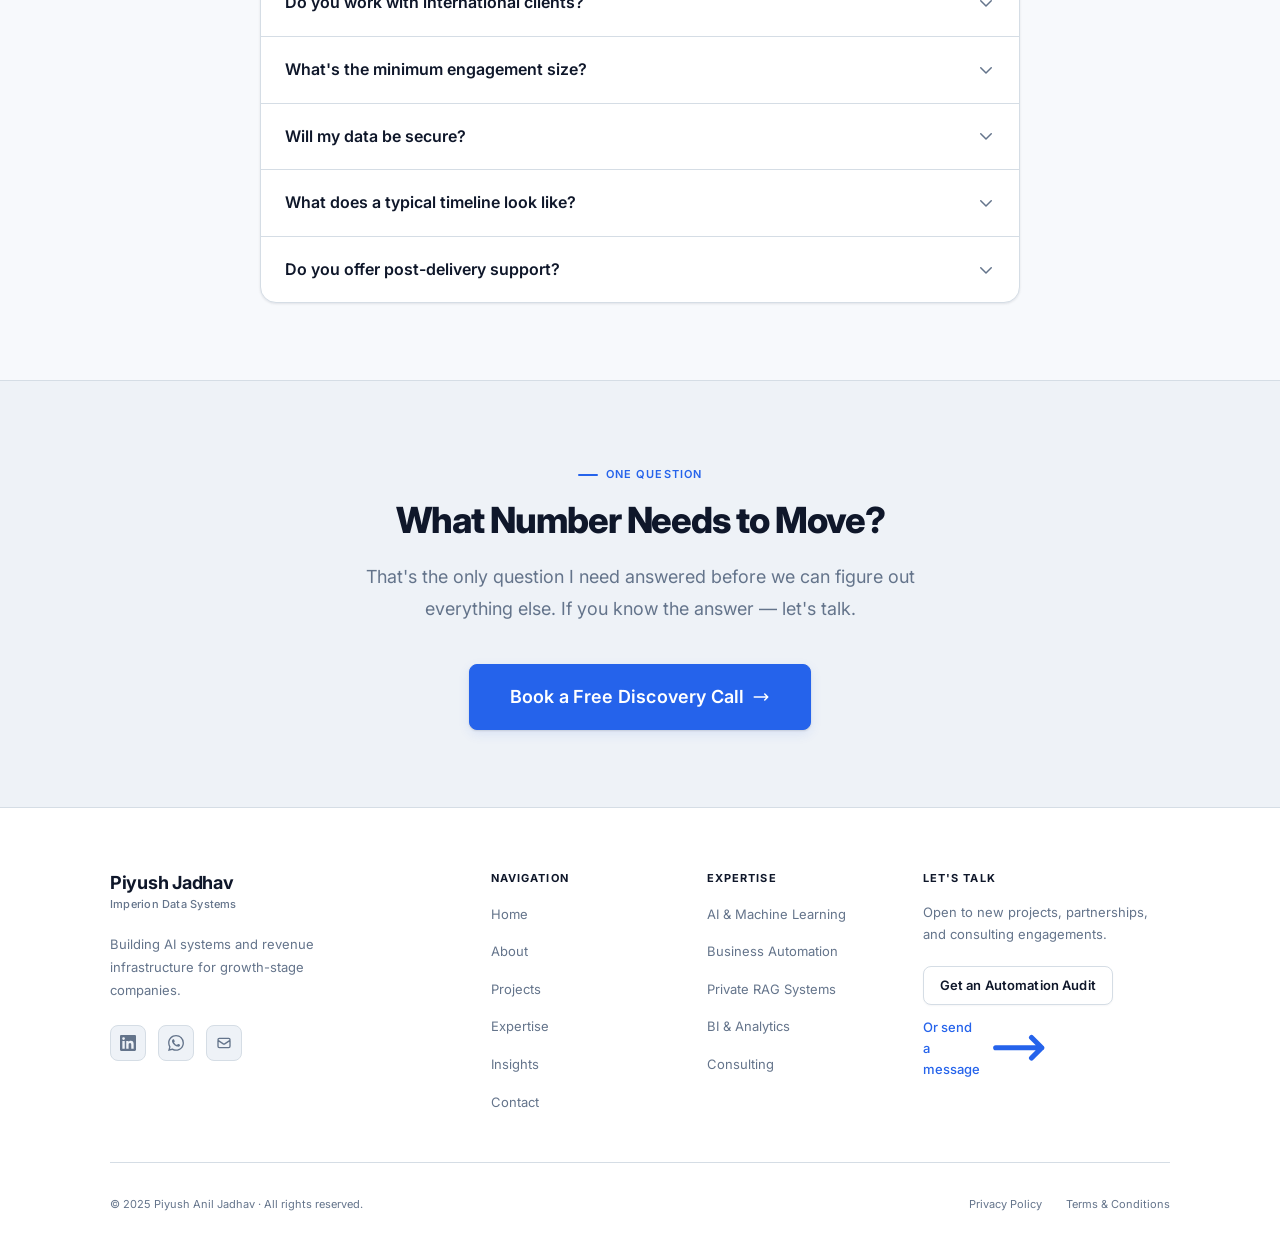
<file: contact.html>
<!DOCTYPE html>
<html lang="en">
<head>
  <meta charset="UTF-8">
  <meta name="viewport" content="width=device-width, initial-scale=1.0">
  <title>Contact Piyush Jadhav — Book a Discovery Call | Imperion Data Systems</title>
  <meta name="description" content="Get in touch with Piyush Anil Jadhav. Book a free 30-minute discovery call, send a project inquiry, or connect for consulting engagements and speaking opportunities.">
  <link rel="canonical" href="https://piyushjadhav.com/contact">
  <meta property="og:type"        content="website">
  <meta property="og:title"       content="Contact Piyush Jadhav — Book a Discovery Call">
  <meta property="og:description" content="Ready to build something remarkable? Contact Piyush Jadhav, Founder of Imperion Data Systems, for AI projects, consulting, and discovery calls.">
  <meta property="og:image"       content="https://piyushjadhav.com/assets/images/og-image.webp">
  <meta property="og:url"         content="https://piyushjadhav.com/contact">
  <meta name="twitter:card"        content="summary_large_image">
  <meta name="twitter:title"       content="Contact Piyush Jadhav — Book a Discovery Call">
  <meta name="twitter:description" content="Contact Piyush Jadhav for AI projects, consulting, and discovery calls.">
  <meta name="twitter:image"       content="https://piyushjadhav.com/assets/images/og-image.webp">
  <!-- <script async src="https://www.googletagmanager.com/gtag/js?id=G-XXXXXXXXXX"></script> -->
  <script>window.dataLayer=window.dataLayer||[];function gtag(){dataLayer.push(arguments);}gtag('js',new Date());gtag('config','G-XXXXXXXXXX');</script>
  <script>(function(){try{if(localStorage.getItem('pj-theme')==='dark')document.documentElement.setAttribute('data-theme','dark');}catch(e){}})();</script>
  <link rel="preconnect" href="https://fonts.googleapis.com">
  <link rel="preconnect" href="https://fonts.gstatic.com" crossorigin>
  <link href="https://fonts.googleapis.com/css2?family=Inter:wght@400;500;600;700;800&display=swap" rel="stylesheet">
  <link rel="stylesheet" href="assets/css/styles.css">
</head>
<body id="page-contact">

  <header class="site-header" id="site-header" role="banner">
    <div class="container">
      <nav class="nav" aria-label="Main navigation">
        <a href="index.html" class="nav-logo" aria-label="Piyush Jadhav — Home"><span class="nav-logo-name">Piyush Jadhav</span><span class="nav-logo-company">Imperion Data Systems</span></a>
        <div class="nav-menu" id="nav-menu">
          <ul class="nav-links" role="list">
            <li><a href="index.html"     class="nav-link">Home</a></li>
            <li><a href="about.html"     class="nav-link">About</a></li>
            <li><a href="projects.html"  class="nav-link">Projects</a></li>
            <li><a href="expertise.html" class="nav-link">Expertise</a></li>
            <li><a href="insights.html"  class="nav-link">Insights</a></li>
            <li><a href="contact.html"   class="nav-link">Contact</a></li>
          </ul>
          <div class="nav-actions">
            
            <a href="https://calendly.com/info-imperiondatasystem/discovery-call" target="_blank" rel="noopener noreferrer" class="btn btn-primary btn-sm">Get an Automation Audit</a>
          </div>
        </div>
        <div class="nav-mobile-controls">
          
          <button class="hamburger" id="hamburger" aria-label="Open navigation menu" aria-expanded="false" aria-controls="nav-overlay" type="button"><span class="hamburger-line"></span><span class="hamburger-line"></span><span class="hamburger-line"></span></button>
        </div>
      </nav>
    </div>
    <div class="nav-overlay" id="nav-overlay" role="dialog" aria-modal="true" aria-label="Navigation menu">
      <ul class="nav-overlay-links" role="list">
        <li><a href="index.html"     class="nav-overlay-link">Home</a></li>
        <li><a href="about.html"     class="nav-overlay-link">About</a></li>
        <li><a href="projects.html"  class="nav-overlay-link">Projects</a></li>
        <li><a href="expertise.html" class="nav-overlay-link">Expertise</a></li>
        <li><a href="insights.html"  class="nav-overlay-link">Insights</a></li>
        <li><a href="contact.html"   class="nav-overlay-link">Contact</a></li>
      </ul>
      <div class="nav-overlay-actions">
        <a href="https://calendly.com/info-imperiondatasystem/discovery-call" target="_blank" rel="noopener noreferrer" class="btn btn-primary w-full" style="justify-content:center">Get an Automation Audit</a>
        <a href="contact.html" class="btn btn-outline w-full" style="justify-content:center">Let's Connect</a>
      </div>
    </div>
  </header>

  <!-- ═══════════════════════════════════════════════════════
       MAIN CONTENT — CONTACT PAGE
  ═══════════════════════════════════════════════════════ -->
  <main class="page-main" id="main-content">

    <!-- §1 ─ SPLIT HERO WITH CONTACT INFO ───────────────── -->
    <section class="page-hero" id="contact-hero" aria-labelledby="contact-heading">
      <div class="hero-bg-grid" aria-hidden="true"></div>
      <div class="container hero-content">
        <div class="split" style="gap: clamp(2.5rem, 5vw, 6rem); align-items: flex-start;">

          <!-- Left: copy + contact info -->
          <div class="reveal" style="flex: 1.1;">
            <span class="eyebrow">Get in Touch</span>
            <h1 class="display-heading" id="contact-heading">
              Let's Start With<br>a Real Conversation.
            </h1>
            <p style="font-size: var(--text-lg); color: var(--clr-text-body); line-height: var(--leading-relaxed); max-width: 48ch; margin-bottom: var(--space-10);">
              If you have a specific system in mind — or just a problem you're not sure how to solve with AI — reach out. The discovery call is free, focused, and ends with a clear answer, not a sales pitch.
            </p>

            <div class="contact-info-block" style="display: flex; flex-direction: column; gap: var(--space-4);">
              <a href="mailto:info.imperiondatasystems@gmail.com" class="social-link-card" style="display: flex; align-items: center; gap: var(--space-4); padding: var(--space-4); border: 1px solid var(--clr-border); border-radius: var(--radius-md); background-color: var(--clr-surface-alt); text-decoration: none; transition: all 0.2s ease;">
                <div style="width: 48px; height: 48px; background: rgba(0, 0, 0, 0.05); border-radius: 50%; display: flex; align-items: center; justify-content: center; color: var(--clr-text-primary);" aria-hidden="true">
                  <svg xmlns="http://www.w3.org/2000/svg" fill="none" viewBox="0 0 24 24" stroke="currentColor" stroke-width="1.5" width="24" height="24"><path stroke-linecap="round" stroke-linejoin="round" d="M21.75 6.75v10.5a2.25 2.25 0 01-2.25 2.25h-15a2.25 2.25 0 01-2.25-2.25V6.75m19.5 0A2.25 2.25 0 0019.5 4.5h-15a2.25 2.25 0 00-2.25 2.25m19.5 0v.243a2.25 2.25 0 01-1.07 1.916l-7.5 4.615a2.25 2.25 0 01-2.36 0L3.32 8.91a2.25 2.25 0 01-1.07-1.916V6.75"/></svg>
                </div>
                <div>
                  <div style="font-size: var(--text-sm); font-weight: var(--weight-semibold); color: var(--clr-text-primary);">Email Me</div>
                  <div style="font-size: var(--text-sm); color: var(--clr-text-body);">info.imperiondatasystems@gmail.com</div>
                </div>
              </a>

              <a href="tel:+918308755482" class="social-link-card" style="display: flex; align-items: center; gap: var(--space-4); padding: var(--space-4); border: 1px solid var(--clr-border); border-radius: var(--radius-md); background-color: var(--clr-surface-alt); text-decoration: none; transition: all 0.2s ease;">
                <div style="width: 48px; height: 48px; background: rgba(37, 211, 102, 0.1); border-radius: 50%; display: flex; align-items: center; justify-content: center; color: #25D366;" aria-hidden="true">
                  <svg xmlns="http://www.w3.org/2000/svg" fill="currentColor" viewBox="0 0 24 24" width="24" height="24"><path d="M17.472 14.382c-.297-.149-1.758-.867-2.03-.967-.273-.099-.471-.148-.67.15-.197.297-.767.966-.94 1.164-.173.199-.347.223-.644.075-.297-.15-1.255-.463-2.39-1.475-.883-.788-1.48-1.761-1.653-2.059-.173-.297-.018-.458.13-.606.134-.133.298-.347.446-.52.149-.174.198-.298.298-.497.099-.198.05-.371-.025-.52-.075-.149-.669-1.612-.916-2.207-.242-.579-.487-.5-.669-.51-.173-.008-.371-.01-.57-.01-.198 0-.52.074-.792.372-.272.297-1.04 1.016-1.04 2.479 0 1.462 1.065 2.875 1.213 3.074.149.198 2.096 3.2 5.077 4.487.709.306 1.262.489 1.694.625.712.227 1.36.195 1.871.118.571-.085 1.758-.719 2.006-1.413.248-.694.248-1.289.173-1.413-.074-.124-.272-.198-.57-.347m-5.421 7.403h-.004a9.87 9.87 0 0 1-5.031-1.378l-.361-.214-3.741.982.998-3.648-.235-.374a9.86 9.86 0 0 1-1.51-5.26c.001-5.45 4.436-9.884 9.888-9.884 2.64 0 5.122 1.03 6.988 2.898a9.825 9.825 0 0 1 2.893 6.994c-.003 5.45-4.437 9.884-9.885 9.884m8.413-18.297A11.815 11.815 0 0 0 12.05 0C5.495 0 .16 5.335.157 11.892c0 2.096.547 4.142 1.588 5.945L.057 24l6.305-1.654a11.882 11.882 0 0 0 5.683 1.448h.005c6.554 0 11.89-5.335 11.893-11.893a11.821 11.821 0 0 0-3.48-8.413Z"/></svg>
                </div>
                <div>
                  <div style="font-size: var(--text-sm); font-weight: var(--weight-semibold); color: var(--clr-text-primary);">WhatsApp / Phone</div>
                  <div style="font-size: var(--text-sm); color: var(--clr-text-body);">+91 83087 55482</div>
                </div>
              </a>

              <a href="https://linkedin.com/in/-piyush-jadhav" class="social-link-card" target="_blank" rel="noopener noreferrer" style="display: flex; align-items: center; gap: var(--space-4); padding: var(--space-4); border: 1px solid var(--clr-border); border-radius: var(--radius-md); background-color: var(--clr-surface-alt); text-decoration: none; transition: all 0.2s ease;">
                <div style="width: 48px; height: 48px; background: rgba(10, 102, 194, 0.1); border-radius: 50%; display: flex; align-items: center; justify-content: center; font-size: 1.2rem; flex-shrink: 0; color: #0A66C2;" aria-hidden="true">in</div>
                <div>
                  <div style="font-size: var(--text-sm); font-weight: var(--weight-semibold); color: var(--clr-text-primary);">LinkedIn</div>
                  <div style="font-size: var(--text-sm); color: var(--clr-text-body);">linkedin.com/in/-piyush-jadhav</div>
                </div>
              </a>
            </div>
          </div>

          <!-- Right: Availability card -->
          <div class="reveal-right" style="flex: 1;">
            <div class="availability-card" id="availability-card">
              <div class="availability-header">
                <span class="availability-dot" aria-hidden="true"></span>
                <span class="availability-status">Currently Accepting New Clients</span>
              </div>
              <h3 style="font-size: var(--text-xl); font-weight: var(--weight-extrabold); color: #FCFBF9; margin-bottom: var(--space-4); letter-spacing: var(--tracking-snug);">Q3 2026 Availability</h3>
              <p style="font-size: var(--text-sm); color: rgba(255,255,255,0.6); line-height: var(--leading-relaxed); margin-bottom: var(--space-6);">
                I take a maximum of 3 concurrent client engagements to ensure every system gets the depth of attention it deserves. Currently 1 slot open for Q3 2026.
              </p>
              <div style="display: flex; flex-direction: column; gap: var(--space-3);">
                <div style="display: flex; align-items: center; gap: var(--space-3); font-size: var(--text-sm); color: rgba(255,255,255,0.7);">
                  <svg xmlns="http://www.w3.org/2000/svg" fill="none" viewBox="0 0 24 24" stroke="currentColor" stroke-width="2" width="16" height="16" style="color: #16A34A; flex-shrink: 0;" aria-hidden="true"><path stroke-linecap="round" stroke-linejoin="round" d="M4.5 12.75l6 6 9-13.5"/></svg>
                  Discovery call response: within 24 hours
                </div>
                <div style="display: flex; align-items: center; gap: var(--space-3); font-size: var(--text-sm); color: rgba(255,255,255,0.7);">
                  <svg xmlns="http://www.w3.org/2000/svg" fill="none" viewBox="0 0 24 24" stroke="currentColor" stroke-width="2" width="16" height="16" style="color: #16A34A; flex-shrink: 0;" aria-hidden="true"><path stroke-linecap="round" stroke-linejoin="round" d="M4.5 12.75l6 6 9-13.5"/></svg>
                  Form message response: within 48 hours
                </div>
                <div style="display: flex; align-items: center; gap: var(--space-3); font-size: var(--text-sm); color: rgba(255,255,255,0.7);">
                  <svg xmlns="http://www.w3.org/2000/svg" fill="none" viewBox="0 0 24 24" stroke="currentColor" stroke-width="2" width="16" height="16" style="color: #16A34A; flex-shrink: 0;" aria-hidden="true"><path stroke-linecap="round" stroke-linejoin="round" d="M4.5 12.75l6 6 9-13.5"/></svg>
                  Works across IST, CET, and EST time zones
                </div>
                <div style="display: flex; align-items: center; gap: var(--space-3); font-size: var(--text-sm); color: rgba(255,255,255,0.7);">
                  <svg xmlns="http://www.w3.org/2000/svg" fill="none" viewBox="0 0 24 24" stroke="currentColor" stroke-width="2" width="16" height="16" style="color: #16A34A; flex-shrink: 0;" aria-hidden="true"><path stroke-linecap="round" stroke-linejoin="round" d="M4.5 12.75l6 6 9-13.5"/></svg>
                  Open to fully remote global engagements
                </div>
              </div>
              <a href="https://calendly.com/info-imperiondatasystem/discovery-call" target="_blank" rel="noopener noreferrer" class="btn btn-primary" style="width: 100%; justify-content: center; margin-top: var(--space-8);" id="avail-card-cta">
                Book the 30-Min Discovery Call
              </a>
            </div>
          </div>

        </div>
      </div>
    </section>
    <!-- END §1 HERO -->


    <!-- §2 ─ CONTACT FORM ────────────────────────────────── -->
    <section class="section" id="contact-form-section" aria-labelledby="form-heading">
      <div class="container">
        <div class="split" style="gap: clamp(3rem, 5vw, 7rem); align-items: flex-start;">

          <!-- Form copy -->
          <div class="reveal" style="flex: 1;">
            <span class="eyebrow">Let's Connect</span>
            <h2 class="section-heading" id="form-heading">Prefer to Write First?</h2>
            <p style="font-size: var(--text-base); color: var(--clr-text-body); line-height: var(--leading-relaxed); margin-bottom: var(--space-6);">
              Use this form if you'd like to outline your situation before jumping on a call. I read every message personally and respond within 48 hours.
            </p>
            <ul style="list-style: none; display: flex; flex-direction: column; gap: var(--space-4);">
              <li style="display: flex; gap: var(--space-3); font-size: var(--text-sm); color: var(--clr-text-body);">
                <span style="color: var(--clr-accent); font-weight: var(--weight-bold); flex-shrink: 0;">✓</span>
                Tell me the business problem — not the technical spec
              </li>
              <li style="display: flex; gap: var(--space-3); font-size: var(--text-sm); color: var(--clr-text-body);">
                <span style="color: var(--clr-accent); font-weight: var(--weight-bold); flex-shrink: 0;">✓</span>
                Share what tools you currently use (CRM, data, automation)
              </li>
              <li style="display: flex; gap: var(--space-3); font-size: var(--text-sm); color: var(--clr-text-body);">
                <span style="color: var(--clr-accent); font-weight: var(--weight-bold); flex-shrink: 0;">✓</span>
                Mention the metric that needs to move
              </li>
              <li style="display: flex; gap: var(--space-3); font-size: var(--text-sm); color: var(--clr-text-body);">
                <span style="color: var(--clr-accent); font-weight: var(--weight-bold); flex-shrink: 0;">✓</span>
                Note any timeline constraints or budget range
              </li>
            </ul>
          </div>

          <!-- The form -->
          <div class="reveal-right" style="flex: 1.2;">
            <form
              class="contact-form"
              id="contact-form"
              action="#"
              method="POST"
              novalidate
              aria-label="Contact form"
            >
              <!-- Honeypot (anti-spam) -->
              <input type="text" name="_hp_name" style="display:none;" tabindex="-1" autocomplete="off" aria-hidden="true">

              <div class="form-row">
                <div class="form-group">
                  <label for="cf-name" class="form-label">Your Name <span aria-label="required" style="color: var(--clr-accent);">*</span></label>
                  <input
                    type="text"
                    id="cf-name"
                    name="name"
                    class="form-input"
                    placeholder="Rahul Sharma"
                    required
                    autocomplete="name"
                    aria-required="true"
                  >
                  <div class="form-error" id="cf-name-error" role="alert" aria-live="polite"></div>
                </div>
                <div class="form-group">
                  <label for="cf-company" class="form-label">Company</label>
                  <input
                    type="text"
                    id="cf-company"
                    name="company"
                    class="form-input"
                    placeholder="Acme Corp"
                    autocomplete="organization"
                  >
                </div>
              </div>

              <div class="form-row">
                <div class="form-group">
                  <label for="cf-email" class="form-label">Email Address <span aria-label="required" style="color: var(--clr-accent);">*</span></label>
                  <input
                    type="email"
                    id="cf-email"
                    name="email"
                    class="form-input"
                    placeholder="rahul@company.com"
                    required
                    autocomplete="email"
                    aria-required="true"
                  >
                  <div class="form-error" id="cf-email-error" role="alert" aria-live="polite"></div>
                </div>
                <div class="form-group">
                  <label for="cf-phone" class="form-label">Phone / WhatsApp</label>
                  <input
                    type="tel"
                    id="cf-phone"
                    name="phone"
                    class="form-input"
                    placeholder="+91 98765 43210"
                    autocomplete="tel"
                  >
                </div>
              </div>

              <div class="form-group">
                <label for="cf-interest" class="form-label">What are you looking to build? <span aria-label="required" style="color: var(--clr-accent);">*</span></label>
                <select
                  id="cf-interest"
                  name="interest"
                  class="form-input"
                  required
                  aria-required="true"
                >
                  <option value="" disabled selected>Select a category</option>
                  <option value="ai-agents">Autonomous AI Agent</option>
                  <option value="rag">Private RAG / Knowledge Base</option>
                  <option value="revenue-os">Revenue OS / RevOps Build</option>
                  <option value="bi">BI Dashboard &amp; Analytics</option>
                  <option value="workflow">Workflow Automation</option>
                  <option value="audit">Discovery &amp; Audit Only</option>
                  <option value="other">Something Else — I'll Explain</option>
                </select>
                <div class="form-error" id="cf-interest-error" role="alert" aria-live="polite"></div>
              </div>

              <div class="form-group">
                <label for="cf-message" class="form-label">Tell me about the problem <span aria-label="required" style="color: var(--clr-accent);">*</span></label>
                <textarea
                  id="cf-message"
                  name="message"
                  class="form-input form-textarea"
                  rows="6"
                  placeholder="Describe the business problem you're trying to solve — what's breaking, what's costing you time or money, and what a successful outcome looks like..."
                  required
                  aria-required="true"
                ></textarea>
                <div class="form-error" id="cf-message-error" role="alert" aria-live="polite"></div>
              </div>

              <div class="form-group">
                <label for="cf-budget" class="form-label">Budget Range (optional)</label>
                <select id="cf-budget" name="budget" class="form-input">
                  <option value="" disabled selected>Select a range</option>
                  <option value="under-1l">Under ₹1 Lakh</option>
                  <option value="1l-3l">₹1–3 Lakhs</option>
                  <option value="3l-7l">₹3–7 Lakhs</option>
                  <option value="7l-15l">₹7–15 Lakhs</option>
                  <option value="above-15l">Above ₹15 Lakhs</option>
                  <option value="prefer-not-to-say">Prefer not to say</option>
                </select>
              </div>

              <!-- Consent + submit -->
              <div class="form-consent">
                <input type="checkbox" id="cf-consent" name="consent" required aria-required="true">
                <label for="cf-consent" style="font-size: var(--text-xs); color: var(--clr-text-muted); cursor: pointer;">
                  I agree that this information may be used to contact me about potential services. I can unsubscribe at any time.
                </label>
                <div class="form-error" id="cf-consent-error" role="alert" aria-live="polite"></div>
              </div>

              <button type="submit" class="btn btn-primary btn-lg form-submit" id="cf-submit" style="width: 100%; justify-content: center;">
                <span class="btn-text">Send Message</span>
                <svg xmlns="http://www.w3.org/2000/svg" fill="none" viewBox="0 0 24 24" stroke="currentColor" stroke-width="2" width="18" height="18" aria-hidden="true"><path stroke-linecap="round" stroke-linejoin="round" d="M17 8l4 4m0 0l-4 4m4-4H3"/></svg>
              </button>

              <div id="form-status" role="status" aria-live="polite" class="form-status-message"></div>
            </form>
          </div>

        </div>
      </div>
    </section>
    <!-- END §2 CONTACT FORM -->


    <!-- §3 ─ CALENDLY EMBED ──────────────────────────────── -->
    <section class="section" id="book-call" aria-labelledby="calendly-heading">
      <div class="container">
        <div class="section-header centered reveal">
          <span class="eyebrow">Preferred Method</span>
          <h2 class="section-heading" id="calendly-heading">Book Directly — No Back-and-Forth</h2>
          <p class="section-subheading">The fastest path to a clear answer is a 30-minute call. Pick a time that works for you.</p>
        </div>
        <div class="reveal calendly-embed-wrapper" style="margin-top: var(--space-10);">
          <!-- Calendly inline widget -->
          <div
            class="calendly-inline-widget"
            data-url="https://calendly.com/info-imperiondatasystem/discovery-call?hide_gdpr_banner=1&primary_color=5B8DEF"
            style="min-width: 320px; height: 700px;"
            aria-label="Calendly booking widget"
          ></div>
          <script type="text/javascript" src="https://assets.calendly.com/assets/external/widget.js" async defer></script>
        </div>
      </div>
    </section>
    <!-- END §3 CALENDLY -->


    <!-- §4 ─ FAQ ACCORDION ───────────────────────────────── -->
    <section class="section" id="faq" aria-labelledby="faq-heading">
      <div class="container">
        <div class="section-header centered reveal">
          <span class="eyebrow">Common Questions</span>
          <h2 class="section-heading" id="faq-heading">Before You Reach Out</h2>
        </div>

        <div class="accordion reveal" id="faq-accordion" style="margin-top: var(--space-10); max-width: 760px; margin-left: auto; margin-right: auto;" role="list">

          <div class="accordion-item" role="listitem">
            <button class="accordion-trigger" aria-expanded="false" aria-controls="faq-1-body" id="faq-1-trigger">
              <span>What happens on the discovery call?</span>
              <svg class="accordion-icon" xmlns="http://www.w3.org/2000/svg" fill="none" viewBox="0 0 24 24" stroke="currentColor" stroke-width="2" aria-hidden="true"><path stroke-linecap="round" stroke-linejoin="round" d="M19 9l-7 7-7-7"/></svg>
            </button>
            <div class="accordion-content" id="faq-1-body" role="region" aria-labelledby="faq-1-trigger">
              <div class="accordion-body">
                <p>It's a focused 30-minute conversation where I ask sharp questions about your business, the problem you're experiencing, and the metric you need to move. By the end, I'll have a clear enough picture to tell you: (a) whether what you're describing is something I can genuinely help with, (b) what architecture I'd recommend, and (c) a rough timeline and engagement model. No pitch deck. No pressure. Just a clear answer.</p>
              </div>
            </div>
          </div>

          <div class="accordion-item" role="listitem">
            <button class="accordion-trigger" aria-expanded="false" aria-controls="faq-2-body" id="faq-2-trigger">
              <span>Do you work with international clients?</span>
              <svg class="accordion-icon" xmlns="http://www.w3.org/2000/svg" fill="none" viewBox="0 0 24 24" stroke="currentColor" stroke-width="2" aria-hidden="true"><path stroke-linecap="round" stroke-linejoin="round" d="M19 9l-7 7-7-7"/></svg>
            </button>
            <div class="accordion-content" id="faq-2-body" role="region" aria-labelledby="faq-2-trigger">
              <div class="accordion-body">
                <p>Yes. All engagements are fully remote-compatible. I regularly work across IST, CET, and EST time zones. If you're in the US, UK, Europe, Southeast Asia, or the Middle East — timezone coordination is straightforward. Calls are conducted in English.</p>
              </div>
            </div>
          </div>

          <div class="accordion-item" role="listitem">
            <button class="accordion-trigger" aria-expanded="false" aria-controls="faq-3-body" id="faq-3-trigger">
              <span>What's the minimum engagement size?</span>
              <svg class="accordion-icon" xmlns="http://www.w3.org/2000/svg" fill="none" viewBox="0 0 24 24" stroke="currentColor" stroke-width="2" aria-hidden="true"><path stroke-linecap="round" stroke-linejoin="round" d="M19 9l-7 7-7-7"/></svg>
            </button>
            <div class="accordion-content" id="faq-3-body" role="region" aria-labelledby="faq-3-trigger">
              <div class="accordion-body">
                <p>The smallest structured engagement starts around ₹25,000 to ₹50,000. This typically covers a Discovery &amp; Audit or a focused automation build. My consulting approach is highly hands-on, focusing on diagnosing your current state and architecting a clear roadmap. I don't take single-day consulting calls without a defined outcome.</p>
              </div>
            </div>
          </div>

          <div class="accordion-item" role="listitem">
            <button class="accordion-trigger" aria-expanded="false" aria-controls="faq-4-body" id="faq-4-trigger">
              <span>Will my data be secure?</span>
              <svg class="accordion-icon" xmlns="http://www.w3.org/2000/svg" fill="none" viewBox="0 0 24 24" stroke="currentColor" stroke-width="2" aria-hidden="true"><path stroke-linecap="round" stroke-linejoin="round" d="M19 9l-7 7-7-7"/></svg>
            </button>
            <div class="accordion-content" id="faq-4-body" role="region" aria-labelledby="faq-4-trigger">
              <div class="accordion-body">
                <p>Data security is a first-class architectural concern — not an afterthought. For Private RAG systems: the architecture is designed to run entirely within your chosen infrastructure (your Supabase instance, your Pinecone account) with zero data transiting through any third-party service unless you explicitly choose it. For all engagements: a formal NDA is signed before any client data is shared, and access credentials are managed through environment variables — never hardcoded. Happy to discuss specific security architecture requirements on the discovery call.</p>
              </div>
            </div>
          </div>

          <div class="accordion-item" role="listitem">
            <button class="accordion-trigger" aria-expanded="false" aria-controls="faq-5-body" id="faq-5-trigger">
              <span>What does a typical timeline look like?</span>
              <svg class="accordion-icon" xmlns="http://www.w3.org/2000/svg" fill="none" viewBox="0 0 24 24" stroke="currentColor" stroke-width="2" aria-hidden="true"><path stroke-linecap="round" stroke-linejoin="round" d="M19 9l-7 7-7-7"/></svg>
            </button>
            <div class="accordion-content" id="faq-5-body" role="region" aria-labelledby="faq-5-trigger">
              <div class="accordion-body">
                <p>Discovery &amp; Audit engagements typically take 1–2 weeks. A Focused Build (delivering a single system like an AI chatbot or BI dashboard) takes 2–8 weeks, including design, build, integration, and testing. Timelines vary based on scope, data readiness, and third-party integration complexity.</p>
              </div>
            </div>
          </div>

          <div class="accordion-item" role="listitem">
            <button class="accordion-trigger" aria-expanded="false" aria-controls="faq-6-body" id="faq-6-trigger">
              <span>Do you offer post-delivery support?</span>
              <svg class="accordion-icon" xmlns="http://www.w3.org/2000/svg" fill="none" viewBox="0 0 24 24" stroke="currentColor" stroke-width="2" aria-hidden="true"><path stroke-linecap="round" stroke-linejoin="round" d="M19 9l-7 7-7-7"/></svg>
            </button>
            <div class="accordion-content" id="faq-6-body" role="region" aria-labelledby="faq-6-trigger">
              <div class="accordion-body">
                <p>Every Focused Build engagement includes a 30-day post-launch monitoring window at no additional cost — covering system health, pipeline failures, and minor adjustments. For clients who want ongoing support, optimisation, and continued development beyond that window, I offer a monthly retainer (Ongoing Partnership) that provides dedicated capacity, weekly syncs, and priority access. Details on the discovery call.</p>
              </div>
            </div>
          </div>

        </div>
      </div>
    </section>
    <!-- END §4 FAQ -->


    <!-- §5 ─ FINAL CTA STRIP ─────────────────────────────── -->
    <section class="section cta-section" id="contact-final-cta" aria-labelledby="contact-cta-heading">
      <div class="container" style="text-align: center; max-width: 680px; margin: 0 auto;">
        <div class="reveal">
          <span class="eyebrow" style="justify-content: center;">One Question</span>
          <h2 class="section-heading" id="contact-cta-heading">What Number Needs to Move?</h2>
          <p style="font-size: var(--text-lg); color: var(--clr-text-muted); line-height: var(--leading-relaxed); max-width: 50ch; margin: var(--space-5) auto var(--space-10);">
            That's the only question I need answered before we can figure out everything else. If you know the answer — let's talk.
          </p>
          <a href="https://calendly.com/info-imperiondatasystem/discovery-call" target="_blank" rel="noopener noreferrer" class="btn btn-primary btn-xl btn-arrow" id="contact-page-final-cta">
            Book a Free Discovery Call
            <svg xmlns="http://www.w3.org/2000/svg" fill="none" viewBox="0 0 24 24" stroke="currentColor" stroke-width="2" width="18" height="18" aria-hidden="true"><path stroke-linecap="round" stroke-linejoin="round" d="M17 8l4 4m0 0l-4 4m4-4H3"/></svg>
          </a>
        </div>
      </div>
    </section>
    <!-- END §5 FINAL CTA -->

  </main>

  <footer class="site-footer" id="site-footer" role="contentinfo">
    <div class="container">
      <div class="footer-grid">
        <div class="footer-brand"><a href="index.html" class="footer-logo"><span class="footer-logo-name">Piyush Jadhav</span><span class="footer-logo-company">Imperion Data Systems</span></a><p class="footer-tagline">Building AI systems and revenue infrastructure for growth-stage companies.</p><div class="footer-social"><a href="https://www.linkedin.com/in/-piyush-jadhav" target="_blank" rel="noopener noreferrer" class="social-link" aria-label="LinkedIn"><svg xmlns="http://www.w3.org/2000/svg" viewBox="0 0 24 24" fill="currentColor" aria-hidden="true"><path d="M20.447 20.452h-3.554v-5.569c0-1.328-.027-3.037-1.852-3.037-1.853 0-2.136 1.445-2.136 2.939v5.667H9.351V9h3.414v1.561h.046c.477-.9 1.637-1.85 3.37-1.85 3.601 0 4.267 2.37 4.267 5.455v6.286zM5.337 7.433a2.062 2.062 0 0 1-2.063-2.065 2.064 2.064 0 1 1 2.063 2.065zm1.782 13.019H3.555V9h3.564v11.452zM22.225 0H1.771C.792 0 0 .774 0 1.729v20.542C0 23.227.792 24 1.771 24h20.451C23.2 24 24 23.227 24 22.271V1.729C24 .774 23.2 0 22.222 0h.003z"/></svg></a><a href="https://wa.me/918308755482" target="_blank" rel="noopener noreferrer" class="social-link" aria-label="WhatsApp"><svg xmlns="http://www.w3.org/2000/svg" viewBox="0 0 24 24" fill="currentColor" aria-hidden="true"><path d="M17.472 14.382c-.297-.149-1.758-.867-2.03-.967-.273-.099-.471-.148-.67.15-.197.297-.767.966-.94 1.164-.173.199-.347.223-.644.075-.297-.15-1.255-.463-2.39-1.475-.883-.788-1.48-1.761-1.653-2.059-.173-.297-.018-.458.13-.606.134-.133.298-.347.446-.52.149-.174.198-.298.298-.497.099-.198.05-.371-.025-.52-.075-.149-.669-1.612-.916-2.207-.242-.579-.487-.5-.669-.51-.173-.008-.371-.01-.57-.01-.198 0-.52.074-.792.372-.272.297-1.04 1.016-1.04 2.479 0 1.462 1.065 2.875 1.213 3.074.149.198 2.096 3.2 5.077 4.487.709.306 1.262.489 1.694.625.712.227 1.36.195 1.871.118.571-.085 1.758-.719 2.006-1.413.248-.694.248-1.289.173-1.413-.074-.124-.272-.198-.57-.347m-5.421 7.403h-.004a9.87 9.87 0 0 1-5.031-1.378l-.361-.214-3.741.982.998-3.648-.235-.374a9.86 9.86 0 0 1-1.51-5.26c.001-5.45 4.436-9.884 9.888-9.884 2.64 0 5.122 1.03 6.988 2.898a9.825 9.825 0 0 1 2.893 6.994c-.003 5.45-4.437 9.884-9.885 9.884m8.413-18.297A11.815 11.815 0 0 0 12.05 0C5.495 0 .16 5.335.157 11.892c0 2.096.547 4.142 1.588 5.945L.057 24l6.305-1.654a11.882 11.882 0 0 0 5.683 1.448h.005c6.554 0 11.89-5.335 11.893-11.893a11.821 11.821 0 0 0-3.48-8.413Z"/></svg></a><a href="mailto:info.imperiondatasystems@gmail.com" class="social-link" aria-label="Email"><svg xmlns="http://www.w3.org/2000/svg" fill="none" viewBox="0 0 24 24" stroke="currentColor" stroke-width="2" aria-hidden="true"><path stroke-linecap="round" stroke-linejoin="round" d="M3 8l7.89 5.26a2 2 0 002.22 0L21 8M5 19h14a2 2 0 002-2V7a2 2 0 00-2-2H5a2 2 0 00-2 2v10a2 2 0 002 2z"/></svg></a></div></div>
        <div class="footer-nav-col"><h3 class="footer-col-heading">Navigation</h3><ul class="footer-links" role="list"><li><a href="index.html">Home</a></li><li><a href="about.html">About</a></li><li><a href="projects.html">Projects</a></li><li><a href="expertise.html">Expertise</a></li><li><a href="insights.html">Insights</a></li><li><a href="contact.html">Contact</a></li></ul></div>
        <div class="footer-expertise-col"><h3 class="footer-col-heading">Expertise</h3><ul class="footer-links" role="list"><li><a href="expertise.html#ai-ml">AI &amp; Machine Learning</a></li><li><a href="expertise.html#automation">Business Automation</a></li><li><a href="expertise.html#rag">Private RAG Systems</a></li><li><a href="expertise.html#bi">BI &amp; Analytics</a></li><li><a href="expertise.html#consulting">Consulting</a></li></ul></div>
        <div class="footer-cta-col"><h3 class="footer-col-heading">Let's Talk</h3><p class="footer-cta-text">Open to new projects, partnerships, and consulting engagements.</p><a href="https://calendly.com/info-imperiondatasystem/discovery-call" target="_blank" rel="noopener noreferrer" class="btn btn-outline btn-sm">Get an Automation Audit</a><a href="contact.html" class="footer-contact-link">Or send a message <svg xmlns="http://www.w3.org/2000/svg" fill="none" viewBox="0 0 24 24" stroke="currentColor" stroke-width="2" aria-hidden="true"><path stroke-linecap="round" stroke-linejoin="round" d="M17 8l4 4m0 0l-4 4m4-4H3"/></svg></a></div>
      </div>
      <div class="footer-bottom"><p class="footer-copyright">&copy; 2025 Piyush Anil Jadhav &middot; All rights reserved.</p><div class="footer-legal">
          <a href="privacy.html">Privacy Policy</a>
          <a href="terms.html">Terms &amp; Conditions</a>
        </div></div>
    </div>
  </footer>

  <div class="toast toast-success" id="toast-success" role="status" aria-live="polite"><svg xmlns="http://www.w3.org/2000/svg" fill="none" viewBox="0 0 24 24" stroke="#16A34A" stroke-width="2" width="20" height="20" aria-hidden="true"><path stroke-linecap="round" stroke-linejoin="round" d="M5 13l4 4L19 7"/></svg><span class="toast-message"></span></div>
  <div class="toast toast-error" id="toast-error" role="alert" aria-live="assertive"><svg xmlns="http://www.w3.org/2000/svg" fill="none" viewBox="0 0 24 24" stroke="#DC2626" stroke-width="2" width="20" height="20" aria-hidden="true"><path stroke-linecap="round" stroke-linejoin="round" d="M6 18L18 6M6 6l12 12"/></svg><span class="toast-message"></span></div>

  <script src="assets/js/nav.js" defer></script>
  <script src="assets/js/animations.js" defer></script>
  <script src="assets/js/form.js" defer></script>
</body>
</html>
</file>
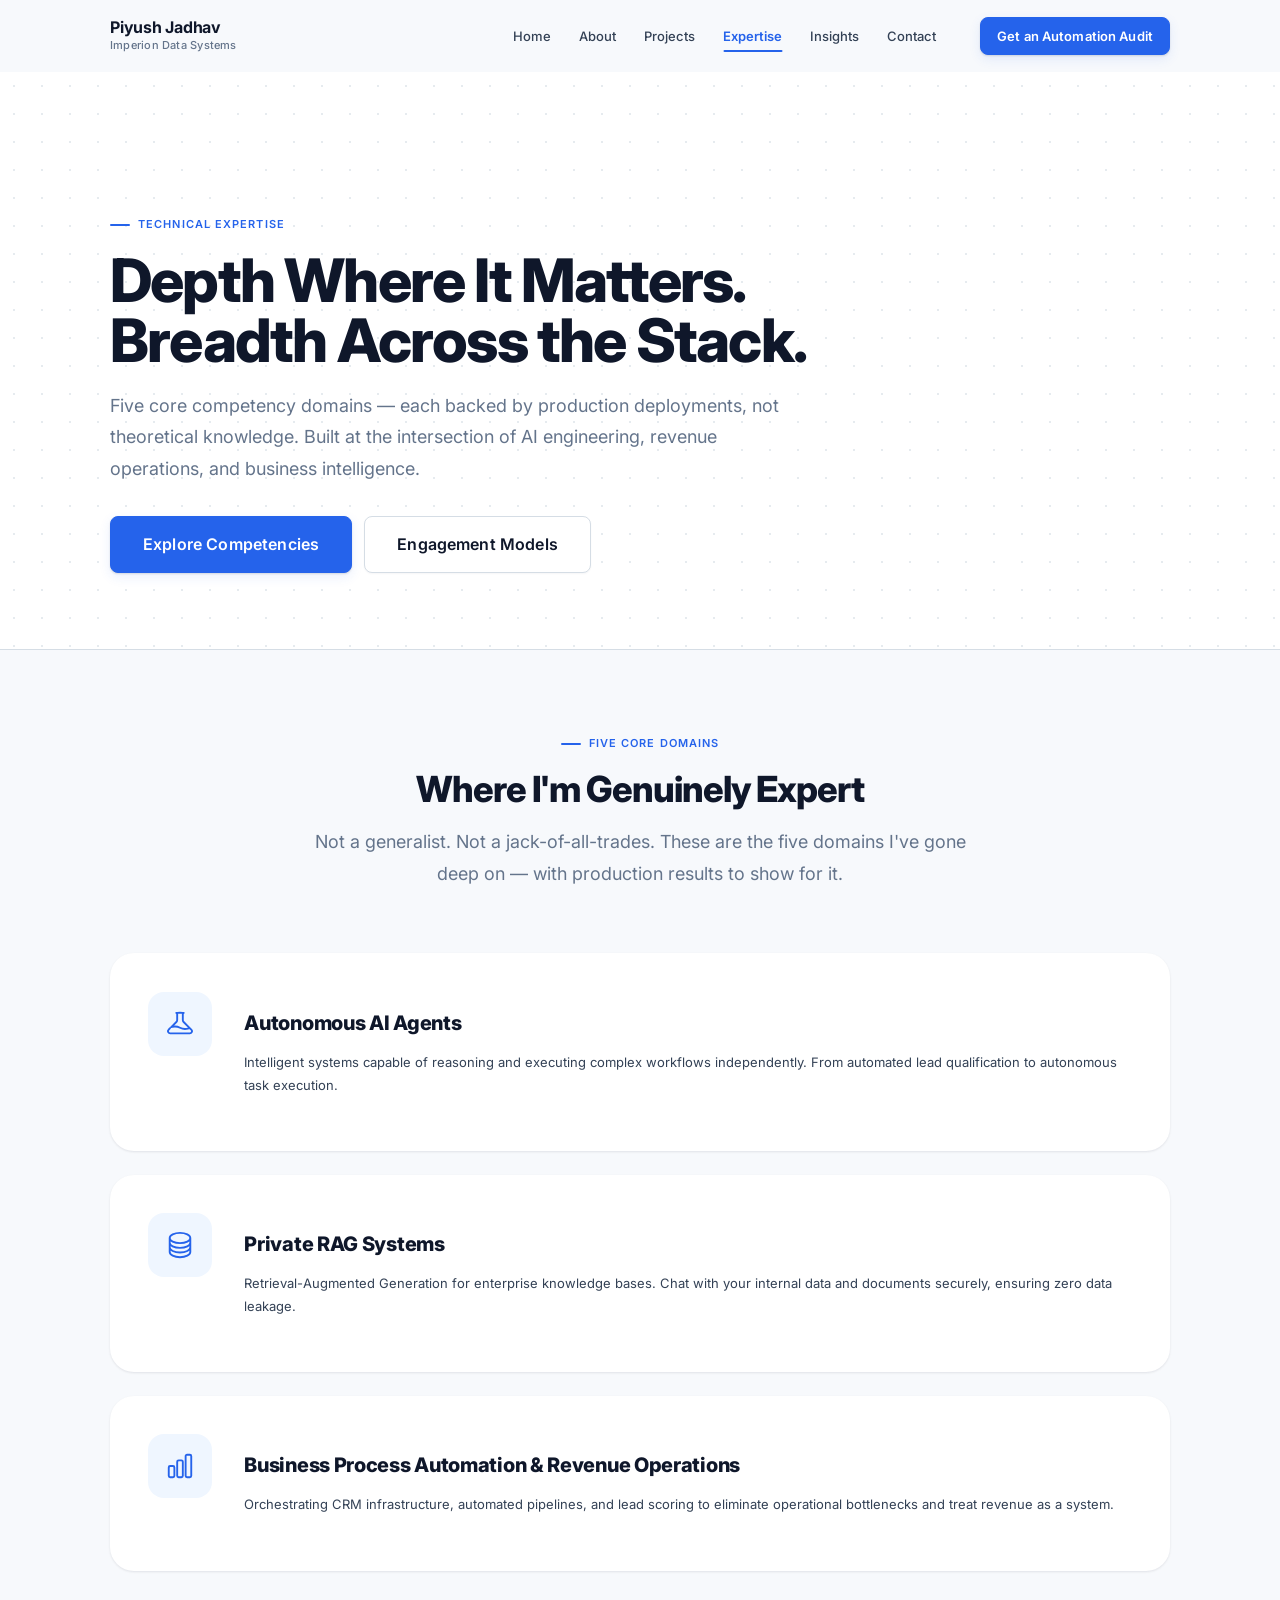
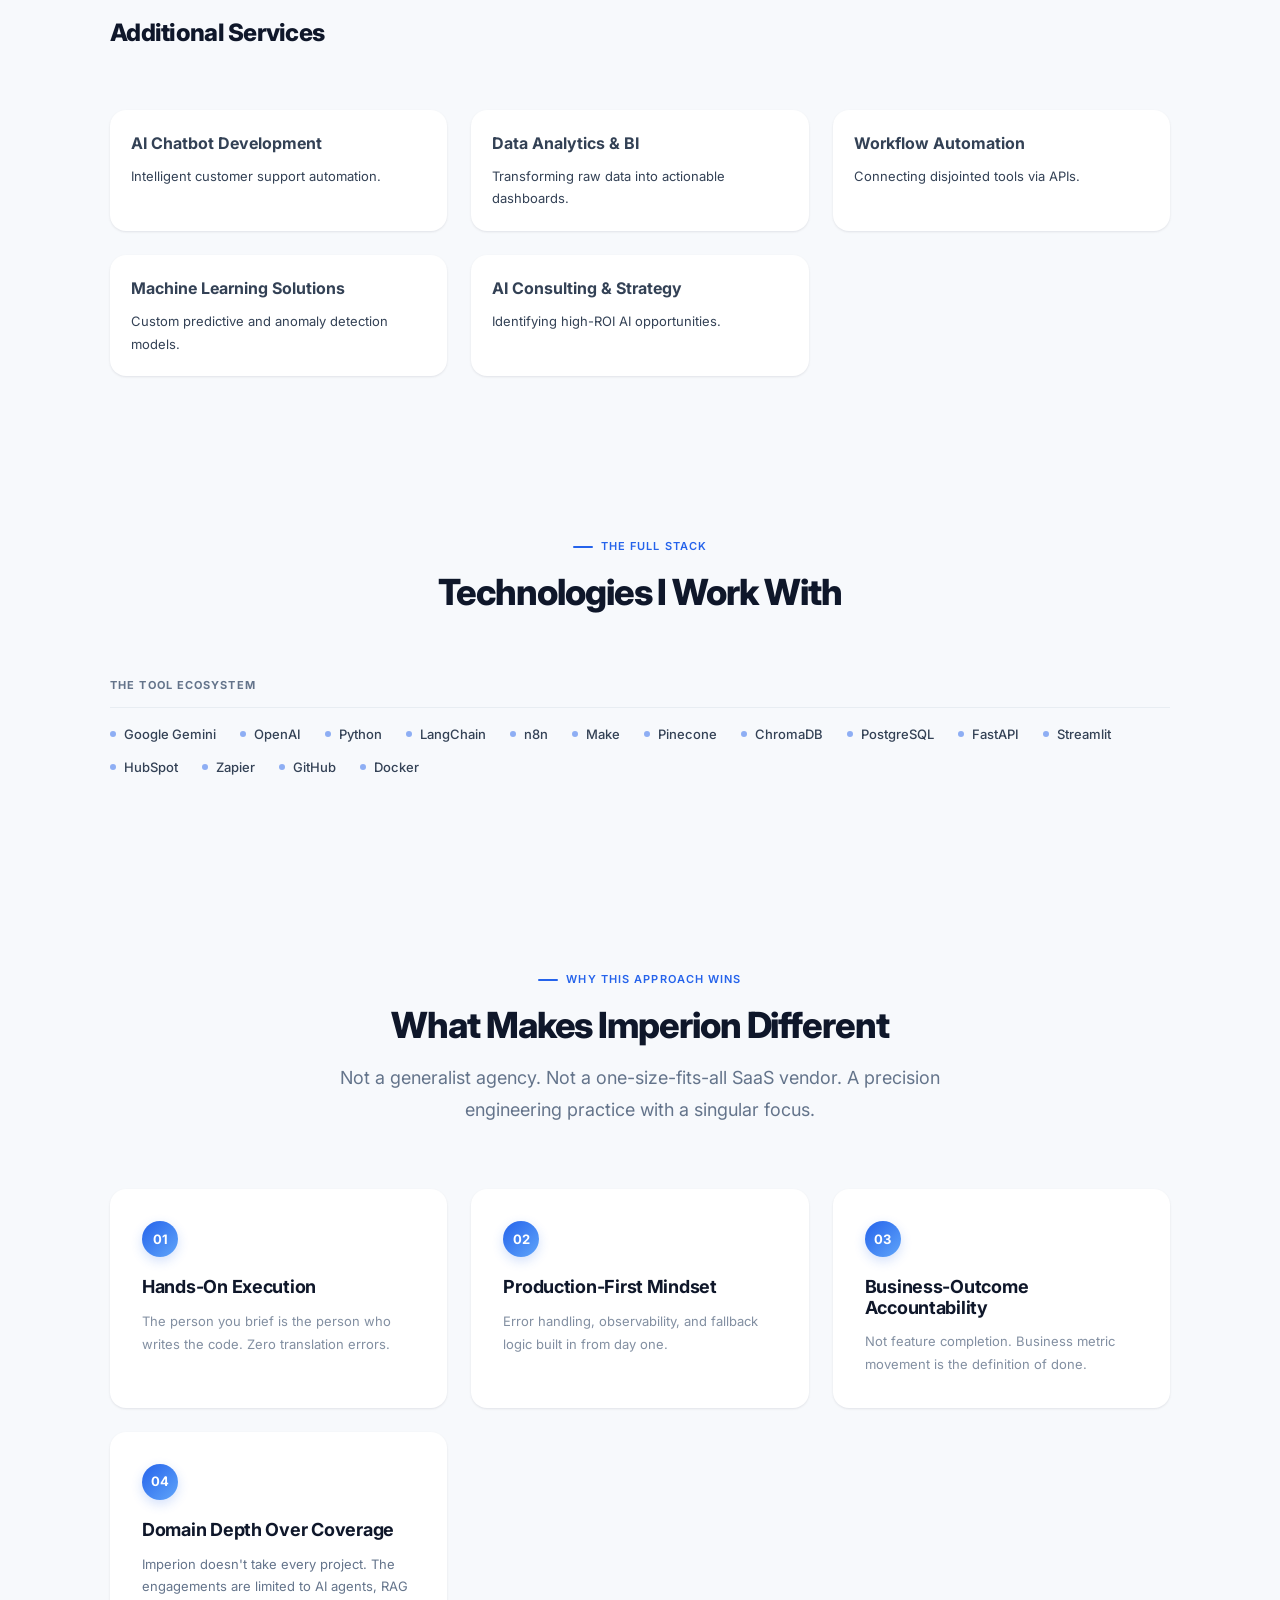
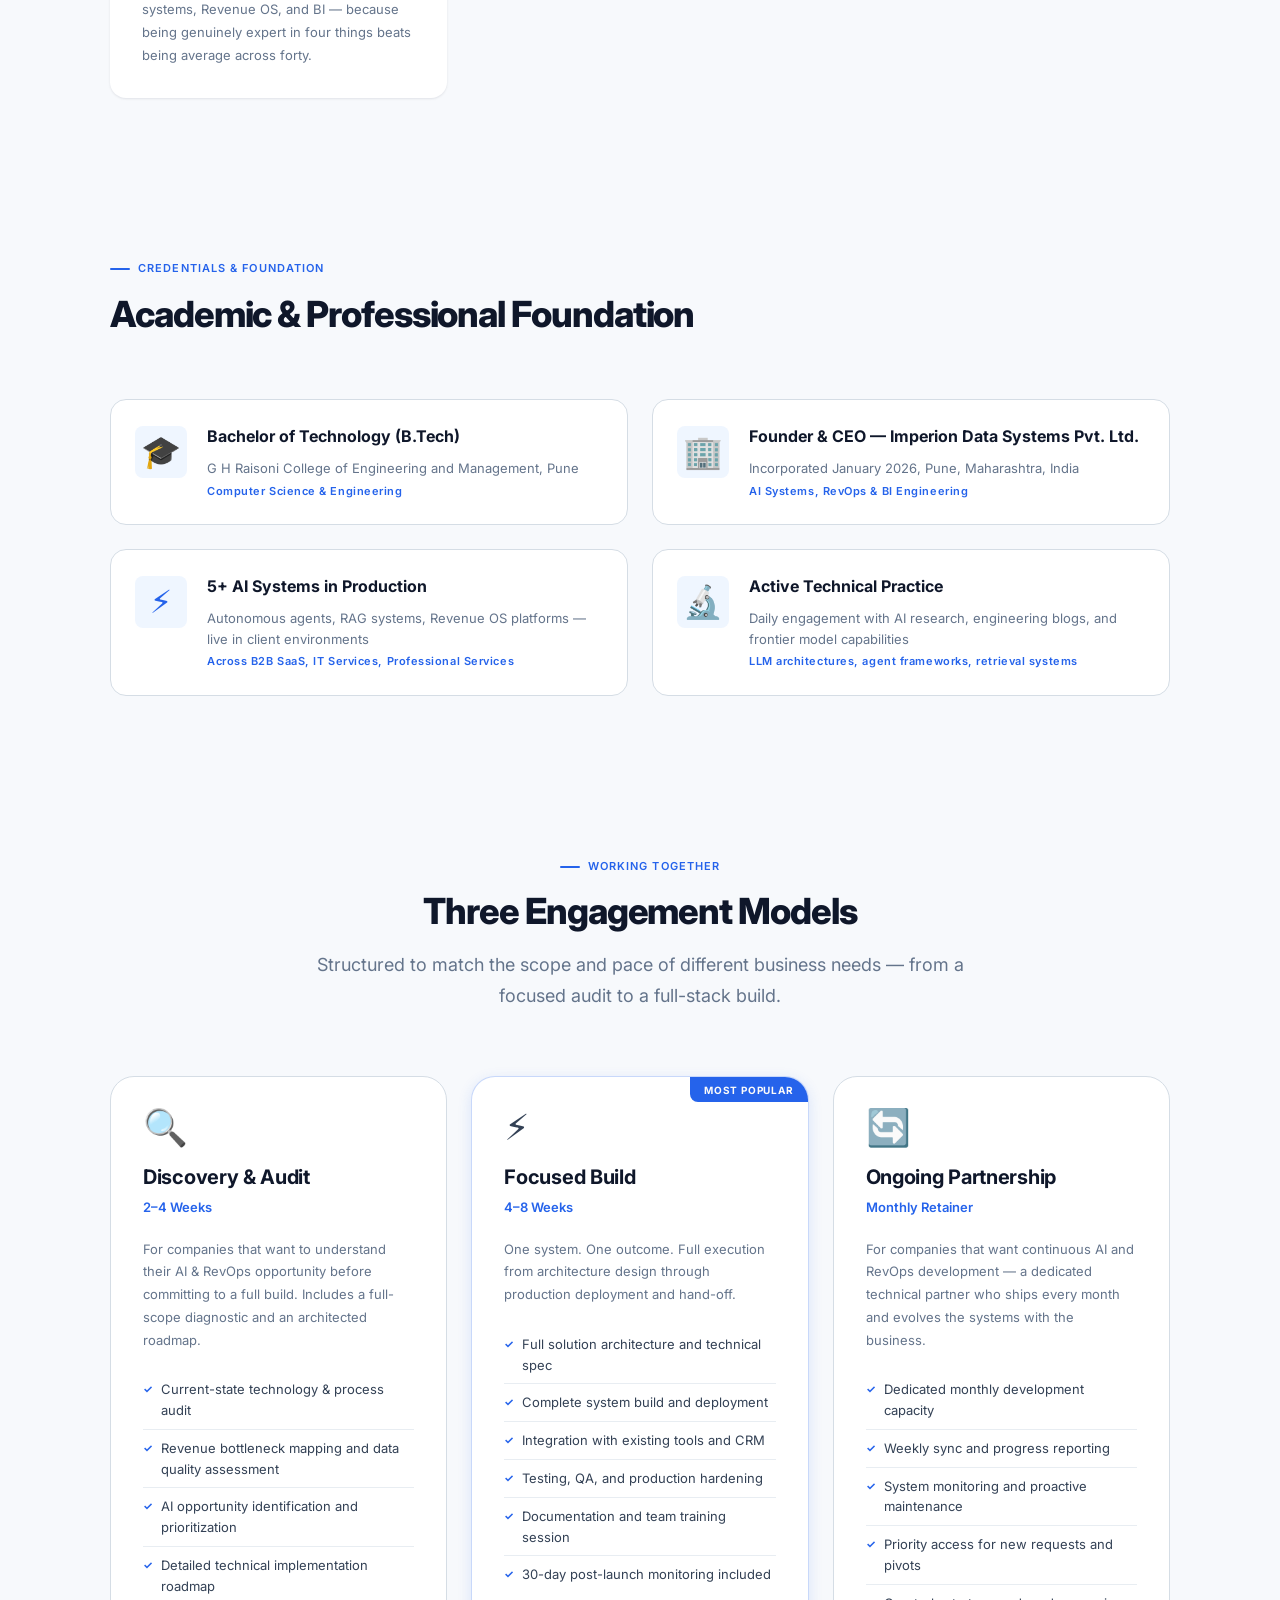
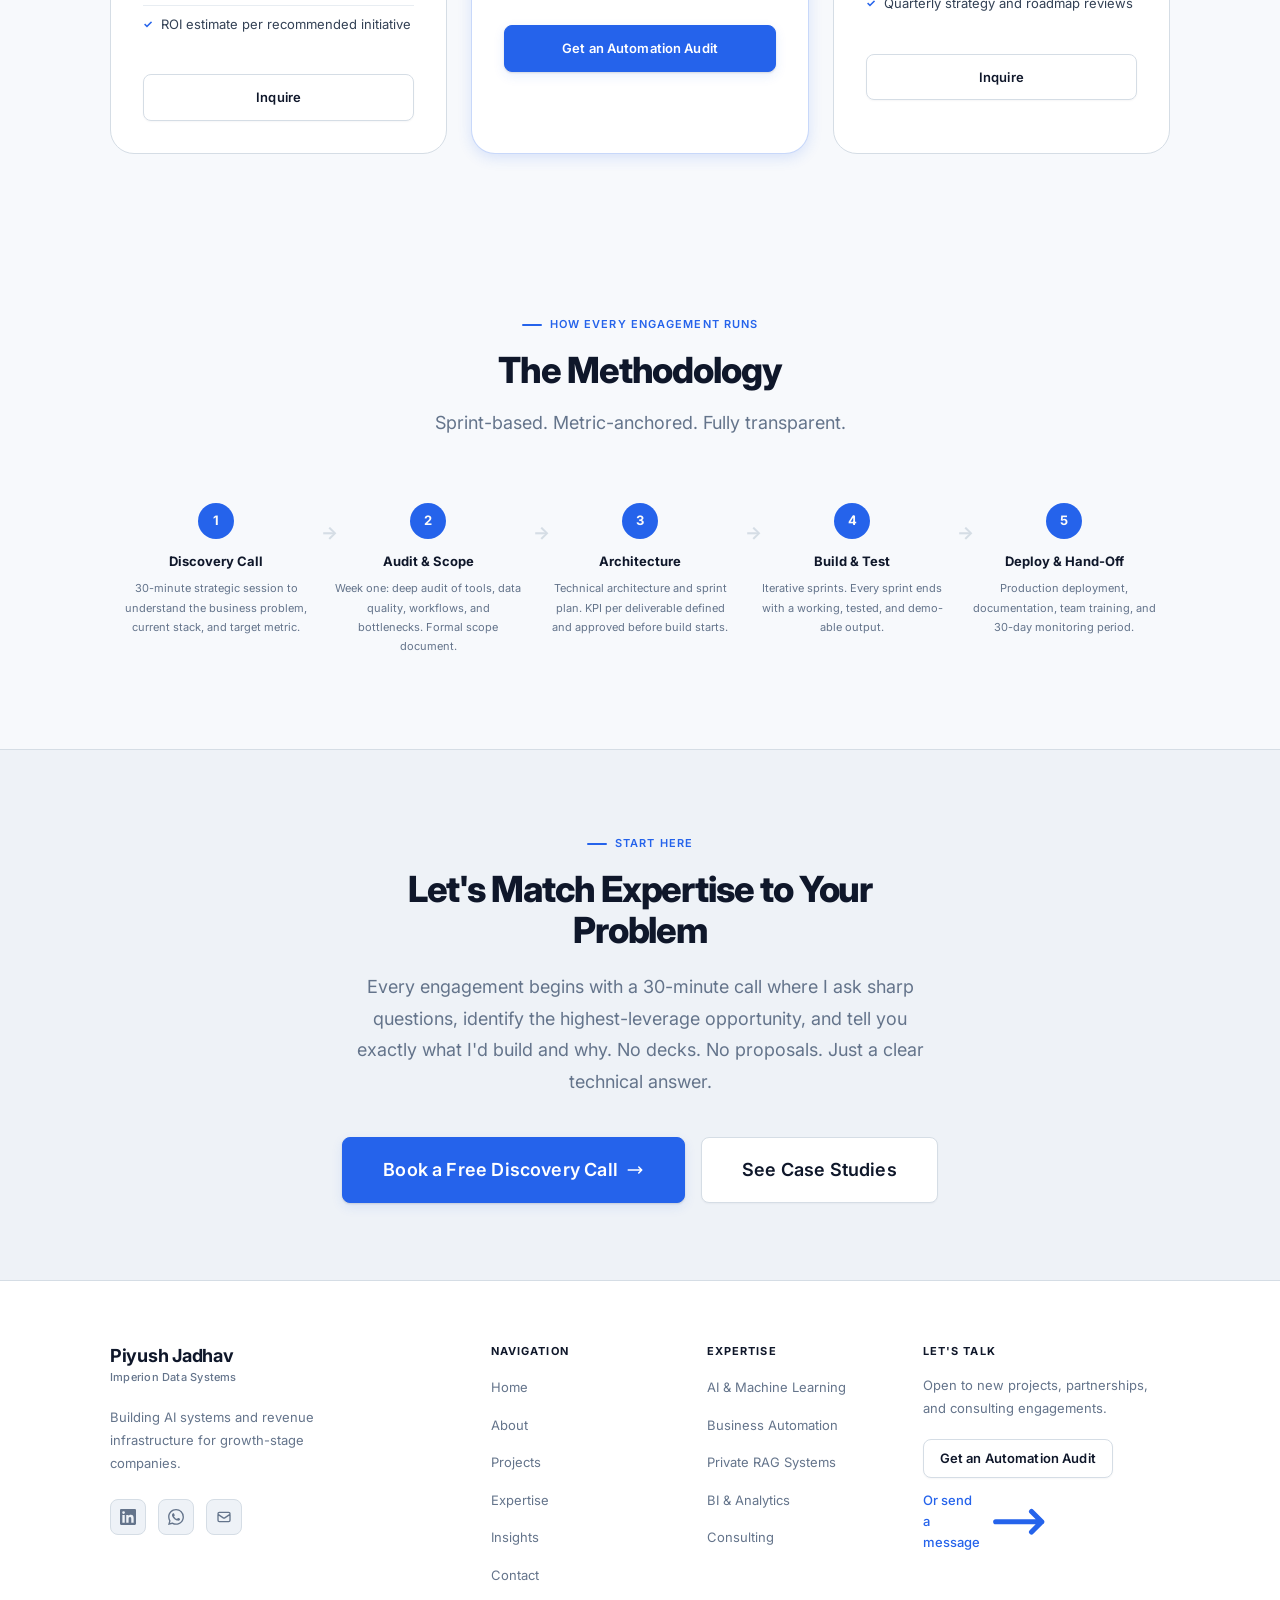
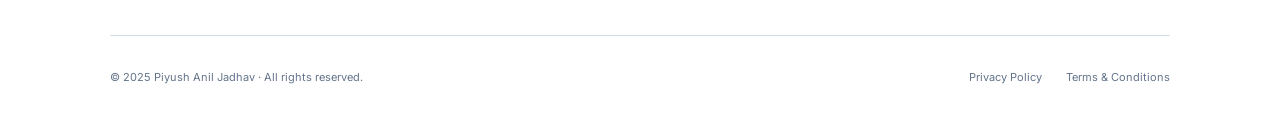
<file: expertise.html>
<!DOCTYPE html>
<html lang="en">
<head>
  <meta charset="UTF-8">
  <meta name="viewport" content="width=device-width, initial-scale=1.0">
  <title>Experience & Expertise — Piyush Anil Jadhav | AI, Data, Revenue Operations</title>
  <meta name="description" content="Explore Piyush Jadhav's expertise in AI & Machine Learning, Business Automation, Data Analytics & BI, Product Development, and Revenue Operations consulting.">
  <link rel="canonical" href="https://piyushjadhav.com/expertise">
  <meta property="og:type"        content="website">
  <meta property="og:title"       content="Experience & Expertise — Piyush Anil Jadhav">
  <meta property="og:description" content="Deep expertise in AI, automation, data analytics, and revenue operations. Founder of Imperion Data Systems.">
  <meta property="og:image"       content="https://piyushjadhav.com/assets/images/og-image.webp">
  <meta property="og:url"         content="https://piyushjadhav.com/expertise">
  <meta name="twitter:card"        content="summary_large_image">
  <meta name="twitter:title"       content="Experience & Expertise — Piyush Anil Jadhav">
  <meta name="twitter:description" content="AI, automation, data analytics, and revenue operations expertise by Piyush Jadhav.">
  <meta name="twitter:image"       content="https://piyushjadhav.com/assets/images/og-image.webp">
  <!-- <script async src="https://www.googletagmanager.com/gtag/js?id=G-XXXXXXXXXX"></script> -->
  <script>window.dataLayer=window.dataLayer||[];function gtag(){dataLayer.push(arguments);}gtag('js',new Date());gtag('config','G-XXXXXXXXXX');</script>
  <script>(function(){try{if(localStorage.getItem('pj-theme')==='dark')document.documentElement.setAttribute('data-theme','dark');}catch(e){}})();</script>
  <link rel="preconnect" href="https://fonts.googleapis.com">
  <link rel="preconnect" href="https://fonts.gstatic.com" crossorigin>
  <link href="https://fonts.googleapis.com/css2?family=Inter:wght@400;500;600;700;800&display=swap" rel="stylesheet">
  <link rel="stylesheet" href="assets/css/styles.css">
</head>
<body id="page-expertise">

  <header class="site-header" id="site-header" role="banner">
    <div class="container">
      <nav class="nav" aria-label="Main navigation">
        <a href="index.html" class="nav-logo" aria-label="Piyush Jadhav — Home"><span class="nav-logo-name">Piyush Jadhav</span><span class="nav-logo-company">Imperion Data Systems</span></a>
        <div class="nav-menu" id="nav-menu">
          <ul class="nav-links" role="list">
            <li><a href="index.html"     class="nav-link">Home</a></li>
            <li><a href="about.html"     class="nav-link">About</a></li>
            <li><a href="projects.html"  class="nav-link">Projects</a></li>
            <li><a href="expertise.html" class="nav-link">Expertise</a></li>
            <li><a href="insights.html"  class="nav-link">Insights</a></li>
            <li><a href="contact.html"   class="nav-link">Contact</a></li>
          </ul>
          <div class="nav-actions">
            
            <a href="https://calendly.com/info-imperiondatasystem/discovery-call" target="_blank" rel="noopener noreferrer" class="btn btn-primary btn-sm">Get an Automation Audit</a>
          </div>
        </div>
        <div class="nav-mobile-controls">
          
          <button class="hamburger" id="hamburger" aria-label="Open navigation menu" aria-expanded="false" aria-controls="nav-overlay" type="button"><span class="hamburger-line"></span><span class="hamburger-line"></span><span class="hamburger-line"></span></button>
        </div>
      </nav>
    </div>
    <div class="nav-overlay" id="nav-overlay" role="dialog" aria-modal="true" aria-label="Navigation menu">
      <ul class="nav-overlay-links" role="list">
        <li><a href="index.html"     class="nav-overlay-link">Home</a></li>
        <li><a href="about.html"     class="nav-overlay-link">About</a></li>
        <li><a href="projects.html"  class="nav-overlay-link">Projects</a></li>
        <li><a href="expertise.html" class="nav-overlay-link">Expertise</a></li>
        <li><a href="insights.html"  class="nav-overlay-link">Insights</a></li>
        <li><a href="contact.html"   class="nav-overlay-link">Contact</a></li>
      </ul>
      <div class="nav-overlay-actions">
        <a href="https://calendly.com/info-imperiondatasystem/discovery-call" target="_blank" rel="noopener noreferrer" class="btn btn-primary w-full" style="justify-content:center">Get an Automation Audit</a>
        <a href="contact.html" class="btn btn-outline w-full" style="justify-content:center">Let's Connect</a>
      </div>
    </div>
  </header>

  <!-- ═══════════════════════════════════════════════════════
       MAIN CONTENT — EXPERTISE PAGE
  ═══════════════════════════════════════════════════════ -->
  <main class="page-main" id="main-content">

    <!-- §1 ─ HERO ────────────────────────────────────────── -->
    <section class="page-hero" id="expertise-hero" aria-labelledby="expertise-heading">
      <div class="hero-bg-grid" aria-hidden="true"></div>
      <div class="container hero-content">
        <div class="reveal" style="max-width: 780px;">
          <span class="eyebrow">Technical Expertise</span>
          <h1 class="display-heading" id="expertise-heading">
            Depth Where It Matters.<br>Breadth Across the Stack.
          </h1>
          <p class="section-subheading" style="max-width: 62ch; margin-top: var(--space-5); margin-left: 0;">
            Five core competency domains — each backed by production deployments, not theoretical knowledge. Built at the intersection of AI engineering, revenue operations, and business intelligence.
          </p>
          <div style="display: flex; gap: var(--space-3); flex-wrap: wrap; margin-top: var(--space-8);">
            <a href="#competencies" class="btn btn-primary btn-lg">Explore Competencies</a>
            <a href="#engagement-tiers" class="btn btn-outline btn-lg">Engagement Models</a>
          </div>
        </div>
      </div>
    </section>
    <!-- END §1 HERO -->


    <!-- §2 ─ CORE COMPETENCY CARDS ──────────────────────── -->
    <section class="section" id="competencies" aria-labelledby="competencies-heading">
      <div class="container">
        <div class="section-header centered reveal">
          <span class="eyebrow">Five Core Domains</span>
          <h2 class="section-heading" id="competencies-heading">Where I'm Genuinely Expert</h2>
          <p class="section-subheading">Not a generalist. Not a jack-of-all-trades. These are the five domains I've gone deep on — with production results to show for it.</p>
        </div>

        <div style="display: flex; flex-direction: column; gap: var(--space-6); margin-top: var(--space-12);">

          <!-- Competency 1 -->
          <div class="competency-card reveal">
            <div style="display: flex; align-items: flex-start; gap: var(--space-8); flex-wrap: wrap;">
              <div style="flex: 0 0 auto;">
                <div class="card-icon card-icon-lg" style="width: 64px; height: 64px;" aria-hidden="true">
                  <svg xmlns="http://www.w3.org/2000/svg" fill="none" viewBox="0 0 24 24" stroke="currentColor" stroke-width="1.5"><path stroke-linecap="round" stroke-linejoin="round" d="M9.75 3.104v5.714a2.25 2.25 0 01-.659 1.591L5 14.5M9.75 3.104c-.251.023-.501.05-.75.082m.75-.082a24.301 24.301 0 014.5 0m0 0v5.714c0 .597.237 1.17.659 1.591L19.8 15.3M14.25 3.104c.251.023.501.05.75.082M19.8 15.3l-1.57.393A9.065 9.065 0 0112 15a9.065 9.065 0 00-6.23-.693L5 14.5m14.8.8l1.402 1.402c1 1 .03 2.798-1.316 2.798H4.118c-1.347 0-2.317-1.798-1.317-2.798L4 15.3"/></svg>
                </div>
              </div>
              <div style="flex: 1; min-width: 240px;">
                <h3 class="competency-card-title">Autonomous AI Agents</h3>
                <p class="competency-card-desc">
                  Intelligent systems capable of reasoning and executing complex workflows independently. From automated lead qualification to autonomous task execution.
                </p>
              </div>
            </div>
          </div>

          <!-- Competency 2 -->
          <div class="competency-card reveal reveal-delay-1">
            <div style="display: flex; align-items: flex-start; gap: var(--space-8); flex-wrap: wrap;">
              <div style="flex: 0 0 auto;">
                <div class="card-icon card-icon-lg" style="width: 64px; height: 64px;" aria-hidden="true">
                  <svg xmlns="http://www.w3.org/2000/svg" fill="none" viewBox="0 0 24 24" stroke="currentColor" stroke-width="1.5"><path stroke-linecap="round" stroke-linejoin="round" d="M20.25 6.375c0 2.278-3.694 4.125-8.25 4.125S3.75 8.653 3.75 6.375m16.5 0c0-2.278-3.694-4.125-8.25-4.125S3.75 4.097 3.75 6.375m16.5 0v11.25c0 2.278-3.694 4.125-8.25 4.125s-8.25-1.847-8.25-4.125V6.375m16.5 0v3.75m-16.5-3.75v3.75m16.5 0v3.75C20.25 16.153 16.556 18 12 18s-8.25-1.847-8.25-4.125v-3.75m16.5 0c0 2.278-3.694 4.125-8.25 4.125s-8.25-1.847-8.25-4.125"/></svg>
                </div>
              </div>
              <div style="flex: 1; min-width: 240px;">
                <h3 class="competency-card-title">Private RAG Systems</h3>
                <p class="competency-card-desc">
                  Retrieval-Augmented Generation for enterprise knowledge bases. Chat with your internal data and documents securely, ensuring zero data leakage.
                </p>
              </div>
            </div>
          </div>

          <!-- Competency 3 -->
          <div class="competency-card reveal reveal-delay-2">
            <div style="display: flex; align-items: flex-start; gap: var(--space-8); flex-wrap: wrap;">
              <div style="flex: 0 0 auto;">
                <div class="card-icon card-icon-lg" style="width: 64px; height: 64px;" aria-hidden="true">
                  <svg xmlns="http://www.w3.org/2000/svg" fill="none" viewBox="0 0 24 24" stroke="currentColor" stroke-width="1.5"><path stroke-linecap="round" stroke-linejoin="round" d="M3 13.125C3 12.504 3.504 12 4.125 12h2.25c.621 0 1.125.504 1.125 1.125v6.75C7.5 20.496 6.996 21 6.375 21h-2.25A1.125 1.125 0 013 19.875v-6.75zM9.75 8.625c0-.621.504-1.125 1.125-1.125h2.25c.621 0 1.125.504 1.125 1.125v11.25c0 .621-.504 1.125-1.125 1.125h-2.25a1.125 1.125 0 01-1.125-1.125V8.625zM16.5 4.125c0-.621.504-1.125 1.125-1.125h2.25C20.496 3 21 3.504 21 4.125v15.75c0 .621-.504 1.125-1.125 1.125h-2.25a1.125 1.125 0 01-1.125-1.125V4.125z"/></svg>
                </div>
              </div>
              <div style="flex: 1; min-width: 240px;">
                <h3 class="competency-card-title">Business Process Automation &amp; Revenue Operations</h3>
                <p class="competency-card-desc">
                  Orchestrating CRM infrastructure, automated pipelines, and lead scoring to eliminate operational bottlenecks and treat revenue as a system.
                </p>
              </div>
            </div>
          </div>

        </div>

        <div class="section-header reveal" style="margin-top: var(--space-12);">
          <h3 class="section-heading" style="font-size: var(--text-2xl);">Additional Services</h3>
        </div>
        <div class="grid grid-3 reveal" style="margin-top: var(--space-6);">
          <div class="card" style="padding: var(--space-5);">
            <div style="font-weight: var(--weight-bold); font-size: var(--text-md); margin-bottom: var(--space-2);">AI Chatbot Development</div>
            <p style="font-size: var(--text-sm); color: var(--clr-text-body);">Intelligent customer support automation.</p>
          </div>
          <div class="card" style="padding: var(--space-5);">
            <div style="font-weight: var(--weight-bold); font-size: var(--text-md); margin-bottom: var(--space-2);">Data Analytics &amp; BI</div>
            <p style="font-size: var(--text-sm); color: var(--clr-text-body);">Transforming raw data into actionable dashboards.</p>
          </div>
          <div class="card" style="padding: var(--space-5);">
            <div style="font-weight: var(--weight-bold); font-size: var(--text-md); margin-bottom: var(--space-2);">Workflow Automation</div>
            <p style="font-size: var(--text-sm); color: var(--clr-text-body);">Connecting disjointed tools via APIs.</p>
          </div>
          <div class="card" style="padding: var(--space-5);">
            <div style="font-weight: var(--weight-bold); font-size: var(--text-md); margin-bottom: var(--space-2);">Machine Learning Solutions</div>
            <p style="font-size: var(--text-sm); color: var(--clr-text-body);">Custom predictive and anomaly detection models.</p>
          </div>
          <div class="card" style="padding: var(--space-5);">
            <div style="font-weight: var(--weight-bold); font-size: var(--text-md); margin-bottom: var(--space-2);">AI Consulting &amp; Strategy</div>
            <p style="font-size: var(--text-sm); color: var(--clr-text-body);">Identifying high-ROI AI opportunities.</p>
          </div>
        </div>
      </div>
    </section>
    <!-- END §2 COMPETENCIES -->


    <!-- §3 ─ TECHNOLOGY ICON GRID ───────────────────────── -->
    <section class="section" id="tech-stack" aria-labelledby="tech-stack-heading">
      <div class="container">
        <div class="section-header centered reveal">
          <span class="eyebrow">The Full Stack</span>
          <h2 class="section-heading" id="tech-stack-heading">Technologies I Work With</h2>
        </div>
        <div style="margin-top: var(--space-12);">
          <div class="tech-group-heading reveal">The Tool Ecosystem</div>
          <div class="tech-grid reveal">
            <div class="tech-item"><div class="tech-item-name">Google Gemini</div></div>
            <div class="tech-item"><div class="tech-item-name">OpenAI</div></div>
            <div class="tech-item"><div class="tech-item-name">Python</div></div>
            <div class="tech-item"><div class="tech-item-name">LangChain</div></div>
            <div class="tech-item"><div class="tech-item-name">n8n</div></div>
            <div class="tech-item"><div class="tech-item-name">Make</div></div>
            <div class="tech-item"><div class="tech-item-name">Pinecone</div></div>
            <div class="tech-item"><div class="tech-item-name">ChromaDB</div></div>
            <div class="tech-item"><div class="tech-item-name">PostgreSQL</div></div>
            <div class="tech-item"><div class="tech-item-name">FastAPI</div></div>
            <div class="tech-item"><div class="tech-item-name">Streamlit</div></div>
            <div class="tech-item"><div class="tech-item-name">HubSpot</div></div>
            <div class="tech-item"><div class="tech-item-name">Zapier</div></div>
            <div class="tech-item"><div class="tech-item-name">GitHub</div></div>
            <div class="tech-item"><div class="tech-item-name">Docker</div></div>
          </div>
        </div>
      </div>
    </section>
    <!-- END §3 TECH GRID -->


    <!-- §4 ─ DIFFERENTIATION MATRIX ─────────────────────── -->
    <section class="section" id="differentiation" aria-labelledby="diff-heading">
      <div class="container">
        <div class="section-header centered reveal">
          <span class="eyebrow">Why This Approach Wins</span>
          <h2 class="section-heading" id="diff-heading">What Makes Imperion Different</h2>
          <p class="section-subheading">Not a generalist agency. Not a one-size-fits-all SaaS vendor. A precision engineering practice with a singular focus.</p>
        </div>
        <div class="grid grid-auto" style="margin-top: var(--space-12);">
          <div class="diff-card reveal reveal-delay-1">
            <div class="diff-number">01</div>
            <h3 class="diff-title">Hands-On Execution</h3>
            <p class="diff-desc" style="font-size: var(--text-sm); opacity: 0.8;">The person you brief is the person who writes the code. Zero translation errors.</p>
          </div>
          <div class="diff-card reveal reveal-delay-2">
            <div class="diff-number">02</div>
            <h3 class="diff-title">Production-First Mindset</h3>
            <p class="diff-desc" style="font-size: var(--text-sm); opacity: 0.8;">Error handling, observability, and fallback logic built in from day one.</p>
          </div>
          <div class="diff-card reveal reveal-delay-3">
            <div class="diff-number">03</div>
            <h3 class="diff-title">Business-Outcome Accountability</h3>
            <p class="diff-desc" style="font-size: var(--text-sm); opacity: 0.8;">Not feature completion. Business metric movement is the definition of done.</p>
          </div>
          <div class="diff-card reveal reveal-delay-4">
            <div class="diff-number">04</div>
            <h3 class="diff-title">Domain Depth Over Coverage</h3>
            <p class="diff-desc">Imperion doesn't take every project. The engagements are limited to AI agents, RAG systems, Revenue OS, and BI — because being genuinely expert in four things beats being average across forty.</p>
          </div>
        </div>
      </div>
    </section>
    <!-- END §4 DIFFERENTIATION -->


    <!-- §5 ─ CREDENTIALS ─────────────────────────────────── -->
    <section class="section" id="credentials" aria-labelledby="cred-heading">
      <div class="container">
        <div class="section-header reveal">
          <span class="eyebrow">Credentials &amp; Foundation</span>
          <h2 class="section-heading" id="cred-heading">Academic &amp; Professional Foundation</h2>
        </div>
        <div class="grid grid-2" style="margin-top: var(--space-10);">
          <div class="credential-card reveal reveal-delay-1">
            <div class="credential-icon">🎓</div>
            <div>
              <div class="credential-name">Bachelor of Technology (B.Tech)</div>
              <div class="credential-issuer">G H Raisoni College of Engineering and Management, Pune</div>
              <div class="credential-year">Computer Science &amp; Engineering</div>
            </div>
          </div>
          <div class="credential-card reveal reveal-delay-2">
            <div class="credential-icon">🏢</div>
            <div>
              <div class="credential-name">Founder &amp; CEO — <a href="https://imperiondata.com" target="_blank" rel="noopener noreferrer" style="color: inherit; text-decoration: none;">Imperion Data Systems Pvt. Ltd.</a></div>
              <div class="credential-issuer">Incorporated January 2026, Pune, Maharashtra, India</div>
              <div class="credential-year">AI Systems, RevOps &amp; BI Engineering</div>
            </div>
          </div>
          <div class="credential-card reveal reveal-delay-3">
            <div class="credential-icon">⚡</div>
            <div>
              <div class="credential-name">5+ AI Systems in Production</div>
              <div class="credential-issuer">Autonomous agents, RAG systems, Revenue OS platforms — live in client environments</div>
              <div class="credential-year">Across B2B SaaS, IT Services, Professional Services</div>
            </div>
          </div>
          <div class="credential-card reveal reveal-delay-4">
            <div class="credential-icon">🔬</div>
            <div>
              <div class="credential-name">Active Technical Practice</div>
              <div class="credential-issuer">Daily engagement with AI research, engineering blogs, and frontier model capabilities</div>
              <div class="credential-year">LLM architectures, agent frameworks, retrieval systems</div>
            </div>
          </div>
        </div>
      </div>
    </section>
    <!-- END §5 CREDENTIALS -->


    <!-- §6 ─ ENGAGEMENT TIERS ───────────────────────────── -->
    <section class="section" id="engagement-tiers" aria-labelledby="tiers-heading">
      <div class="container">
        <div class="section-header centered reveal">
          <span class="eyebrow">Working Together</span>
          <h2 class="section-heading" id="tiers-heading">Three Engagement Models</h2>
          <p class="section-subheading">Structured to match the scope and pace of different business needs — from a focused audit to a full-stack build.</p>
        </div>

        <div class="grid grid-3" style="margin-top: var(--space-12);">

          <!-- Tier 1: Discovery & Audit -->
          <div class="tier-card reveal reveal-delay-1">
            <div class="tier-icon">🔍</div>
            <div class="tier-name">Discovery &amp; Audit</div>
            <div class="tier-duration">2–4 Weeks</div>
            <p class="tier-desc">For companies that want to understand their AI &amp; RevOps opportunity before committing to a full build. Includes a full-scope diagnostic and an architected roadmap.</p>
            <ul class="tier-deliverables">
              <li>Current-state technology &amp; process audit</li>
              <li>Revenue bottleneck mapping and data quality assessment</li>
              <li>AI opportunity identification and prioritization</li>
              <li>Detailed technical implementation roadmap</li>
              <li>ROI estimate per recommended initiative</li>
            </ul>
            <a href="contact.html" class="btn btn-outline" style="width: 100%; justify-content: center;">Inquire</a>
          </div>

          <!-- Tier 2: Focused Build (Featured) -->
          <div class="tier-card tier-featured reveal reveal-delay-2">
            <div class="tier-featured-badge">Most Popular</div>
            <div class="tier-icon">⚡</div>
            <div class="tier-name">Focused Build</div>
            <div class="tier-duration">4–8 Weeks</div>
            <p class="tier-desc">One system. One outcome. Full execution from architecture design through production deployment and hand-off.</p>
            <ul class="tier-deliverables">
              <li>Full solution architecture and technical spec</li>
              <li>Complete system build and deployment</li>
              <li>Integration with existing tools and CRM</li>
              <li>Testing, QA, and production hardening</li>
              <li>Documentation and team training session</li>
              <li>30-day post-launch monitoring included</li>
            </ul>
            <a href="https://calendly.com/info-imperiondatasystem/discovery-call" target="_blank" rel="noopener noreferrer" class="btn btn-primary" style="width: 100%; justify-content: center;" id="tier-featured-cta">Get an Automation Audit</a>
          </div>

          <!-- Tier 3: Ongoing Partnership -->
          <div class="tier-card reveal reveal-delay-3">
            <div class="tier-icon">🔄</div>
            <div class="tier-name">Ongoing Partnership</div>
            <div class="tier-duration">Monthly Retainer</div>
            <p class="tier-desc">For companies that want continuous AI and RevOps development — a dedicated technical partner who ships every month and evolves the systems with the business.</p>
            <ul class="tier-deliverables">
              <li>Dedicated monthly development capacity</li>
              <li>Weekly sync and progress reporting</li>
              <li>System monitoring and proactive maintenance</li>
              <li>Priority access for new requests and pivots</li>
              <li>Quarterly strategy and roadmap reviews</li>
            </ul>
            <a href="contact.html" class="btn btn-outline" style="width: 100%; justify-content: center;">Inquire</a>
          </div>

        </div>
      </div>
    </section>
    <!-- END §6 ENGAGEMENT TIERS -->


    <!-- §7 ─ PROCESS METHODOLOGY ────────────────────────── -->
    <section class="section" id="methodology" aria-labelledby="methodology-heading">
      <div class="container">
        <div class="section-header centered reveal">
          <span class="eyebrow">How Every Engagement Runs</span>
          <h2 class="section-heading" id="methodology-heading">The Methodology</h2>
          <p class="section-subheading">Sprint-based. Metric-anchored. Fully transparent.</p>
        </div>
        <div class="methodology-flow reveal" style="margin-top: var(--space-12);">
          <div class="methodology-step">
            <div class="methodology-num" aria-hidden="true">1</div>
            <div class="methodology-title">Discovery Call</div>
            <p class="methodology-desc">30-minute strategic session to understand the business problem, current stack, and target metric.</p>
          </div>
          <div class="methodology-step">
            <div class="methodology-num" aria-hidden="true">2</div>
            <div class="methodology-title">Audit &amp; Scope</div>
            <p class="methodology-desc">Week one: deep audit of tools, data quality, workflows, and bottlenecks. Formal scope document.</p>
          </div>
          <div class="methodology-step">
            <div class="methodology-num" aria-hidden="true">3</div>
            <div class="methodology-title">Architecture</div>
            <p class="methodology-desc">Technical architecture and sprint plan. KPI per deliverable defined and approved before build starts.</p>
          </div>
          <div class="methodology-step">
            <div class="methodology-num" aria-hidden="true">4</div>
            <div class="methodology-title">Build &amp; Test</div>
            <p class="methodology-desc">Iterative sprints. Every sprint ends with a working, tested, and demo-able output.</p>
          </div>
          <div class="methodology-step">
            <div class="methodology-num" aria-hidden="true">5</div>
            <div class="methodology-title">Deploy &amp; Hand-Off</div>
            <p class="methodology-desc">Production deployment, documentation, team training, and 30-day monitoring period.</p>
          </div>
        </div>
      </div>
    </section>
    <!-- END §7 METHODOLOGY -->


    <!-- §8 ─ EXPERTISE CTA ───────────────────────────────── -->
    <section class="section cta-section" id="expertise-cta" aria-labelledby="expertise-cta-heading">
      <div class="container" style="text-align: center; max-width: 680px; margin: 0 auto;">
        <div class="reveal">
          <span class="eyebrow" style="justify-content: center;">Start Here</span>
          <h2 class="section-heading" id="expertise-cta-heading">Let's Match Expertise to Your Problem</h2>
          <p style="font-size: var(--text-lg); color: var(--clr-text-muted); line-height: var(--leading-relaxed); max-width: 52ch; margin: var(--space-5) auto var(--space-10);">
            Every engagement begins with a 30-minute call where I ask sharp questions, identify the highest-leverage opportunity, and tell you exactly what I'd build and why. No decks. No proposals. Just a clear technical answer.
          </p>
          <div style="display: flex; gap: var(--space-4); justify-content: center; flex-wrap: wrap;">
            <a href="https://calendly.com/info-imperiondatasystem/discovery-call" target="_blank" rel="noopener noreferrer" class="btn btn-primary btn-xl btn-arrow" id="expertise-final-cta">
              Book a Free Discovery Call
              <svg xmlns="http://www.w3.org/2000/svg" fill="none" viewBox="0 0 24 24" stroke="currentColor" stroke-width="2" width="18" height="18" aria-hidden="true"><path stroke-linecap="round" stroke-linejoin="round" d="M17 8l4 4m0 0l-4 4m4-4H3"/></svg>
            </a>
            <a href="projects.html" class="btn btn-outline btn-xl">See Case Studies</a>
          </div>
        </div>
      </div>
    </section>
    <!-- END §8 EXPERTISE CTA -->

  </main>

  <footer class="site-footer" id="site-footer" role="contentinfo">
    <div class="container">
      <div class="footer-grid">
        <div class="footer-brand"><a href="index.html" class="footer-logo"><span class="footer-logo-name">Piyush Jadhav</span><span class="footer-logo-company">Imperion Data Systems</span></a><p class="footer-tagline">Building AI systems and revenue infrastructure for growth-stage companies.</p><div class="footer-social"><a href="https://www.linkedin.com/in/-piyush-jadhav" target="_blank" rel="noopener noreferrer" class="social-link" aria-label="LinkedIn"><svg xmlns="http://www.w3.org/2000/svg" viewBox="0 0 24 24" fill="currentColor" aria-hidden="true"><path d="M20.447 20.452h-3.554v-5.569c0-1.328-.027-3.037-1.852-3.037-1.853 0-2.136 1.445-2.136 2.939v5.667H9.351V9h3.414v1.561h.046c.477-.9 1.637-1.85 3.37-1.85 3.601 0 4.267 2.37 4.267 5.455v6.286zM5.337 7.433a2.062 2.062 0 0 1-2.063-2.065 2.064 2.064 0 1 1 2.063 2.065zm1.782 13.019H3.555V9h3.564v11.452zM22.225 0H1.771C.792 0 0 .774 0 1.729v20.542C0 23.227.792 24 1.771 24h20.451C23.2 24 24 23.227 24 22.271V1.729C24 .774 23.2 0 22.222 0h.003z"/></svg></a><a href="https://wa.me/918308755482" target="_blank" rel="noopener noreferrer" class="social-link" aria-label="WhatsApp"><svg xmlns="http://www.w3.org/2000/svg" viewBox="0 0 24 24" fill="currentColor" aria-hidden="true"><path d="M17.472 14.382c-.297-.149-1.758-.867-2.03-.967-.273-.099-.471-.148-.67.15-.197.297-.767.966-.94 1.164-.173.199-.347.223-.644.075-.297-.15-1.255-.463-2.39-1.475-.883-.788-1.48-1.761-1.653-2.059-.173-.297-.018-.458.13-.606.134-.133.298-.347.446-.52.149-.174.198-.298.298-.497.099-.198.05-.371-.025-.52-.075-.149-.669-1.612-.916-2.207-.242-.579-.487-.5-.669-.51-.173-.008-.371-.01-.57-.01-.198 0-.52.074-.792.372-.272.297-1.04 1.016-1.04 2.479 0 1.462 1.065 2.875 1.213 3.074.149.198 2.096 3.2 5.077 4.487.709.306 1.262.489 1.694.625.712.227 1.36.195 1.871.118.571-.085 1.758-.719 2.006-1.413.248-.694.248-1.289.173-1.413-.074-.124-.272-.198-.57-.347m-5.421 7.403h-.004a9.87 9.87 0 0 1-5.031-1.378l-.361-.214-3.741.982.998-3.648-.235-.374a9.86 9.86 0 0 1-1.51-5.26c.001-5.45 4.436-9.884 9.888-9.884 2.64 0 5.122 1.03 6.988 2.898a9.825 9.825 0 0 1 2.893 6.994c-.003 5.45-4.437 9.884-9.885 9.884m8.413-18.297A11.815 11.815 0 0 0 12.05 0C5.495 0 .16 5.335.157 11.892c0 2.096.547 4.142 1.588 5.945L.057 24l6.305-1.654a11.882 11.882 0 0 0 5.683 1.448h.005c6.554 0 11.89-5.335 11.893-11.893a11.821 11.821 0 0 0-3.48-8.413Z"/></svg></a><a href="mailto:info.imperiondatasystems@gmail.com" class="social-link" aria-label="Email"><svg xmlns="http://www.w3.org/2000/svg" fill="none" viewBox="0 0 24 24" stroke="currentColor" stroke-width="2" aria-hidden="true"><path stroke-linecap="round" stroke-linejoin="round" d="M3 8l7.89 5.26a2 2 0 002.22 0L21 8M5 19h14a2 2 0 002-2V7a2 2 0 00-2-2H5a2 2 0 00-2 2v10a2 2 0 002 2z"/></svg></a></div></div>
        <div class="footer-nav-col"><h3 class="footer-col-heading">Navigation</h3><ul class="footer-links" role="list"><li><a href="index.html">Home</a></li><li><a href="about.html">About</a></li><li><a href="projects.html">Projects</a></li><li><a href="expertise.html">Expertise</a></li><li><a href="insights.html">Insights</a></li><li><a href="contact.html">Contact</a></li></ul></div>
        <div class="footer-expertise-col"><h3 class="footer-col-heading">Expertise</h3><ul class="footer-links" role="list"><li><a href="expertise.html#ai-ml">AI &amp; Machine Learning</a></li><li><a href="expertise.html#automation">Business Automation</a></li><li><a href="expertise.html#rag">Private RAG Systems</a></li><li><a href="expertise.html#bi">BI &amp; Analytics</a></li><li><a href="expertise.html#consulting">Consulting</a></li></ul></div>
        <div class="footer-cta-col"><h3 class="footer-col-heading">Let's Talk</h3><p class="footer-cta-text">Open to new projects, partnerships, and consulting engagements.</p><a href="https://calendly.com/info-imperiondatasystem/discovery-call" target="_blank" rel="noopener noreferrer" class="btn btn-outline btn-sm">Get an Automation Audit</a><a href="contact.html" class="footer-contact-link">Or send a message <svg xmlns="http://www.w3.org/2000/svg" fill="none" viewBox="0 0 24 24" stroke="currentColor" stroke-width="2" aria-hidden="true"><path stroke-linecap="round" stroke-linejoin="round" d="M17 8l4 4m0 0l-4 4m4-4H3"/></svg></a></div>
      </div>
      <div class="footer-bottom"><p class="footer-copyright">&copy; 2025 Piyush Anil Jadhav &middot; All rights reserved.</p><div class="footer-legal">
          <a href="privacy.html">Privacy Policy</a>
          <a href="terms.html">Terms &amp; Conditions</a>
        </div></div>
    </div>
  </footer>

  <div class="toast toast-success" id="toast-success" role="status" aria-live="polite"><svg xmlns="http://www.w3.org/2000/svg" fill="none" viewBox="0 0 24 24" stroke="#16A34A" stroke-width="2" width="20" height="20" aria-hidden="true"><path stroke-linecap="round" stroke-linejoin="round" d="M5 13l4 4L19 7"/></svg><span class="toast-message"></span></div>
  <div class="toast toast-error" id="toast-error" role="alert" aria-live="assertive"><svg xmlns="http://www.w3.org/2000/svg" fill="none" viewBox="0 0 24 24" stroke="#DC2626" stroke-width="2" width="20" height="20" aria-hidden="true"><path stroke-linecap="round" stroke-linejoin="round" d="M6 18L18 6M6 6l12 12"/></svg><span class="toast-message"></span></div>

  <script src="assets/js/nav.js" defer></script>
  <script src="assets/js/animations.js" defer></script>
</body>
</html>
</file>
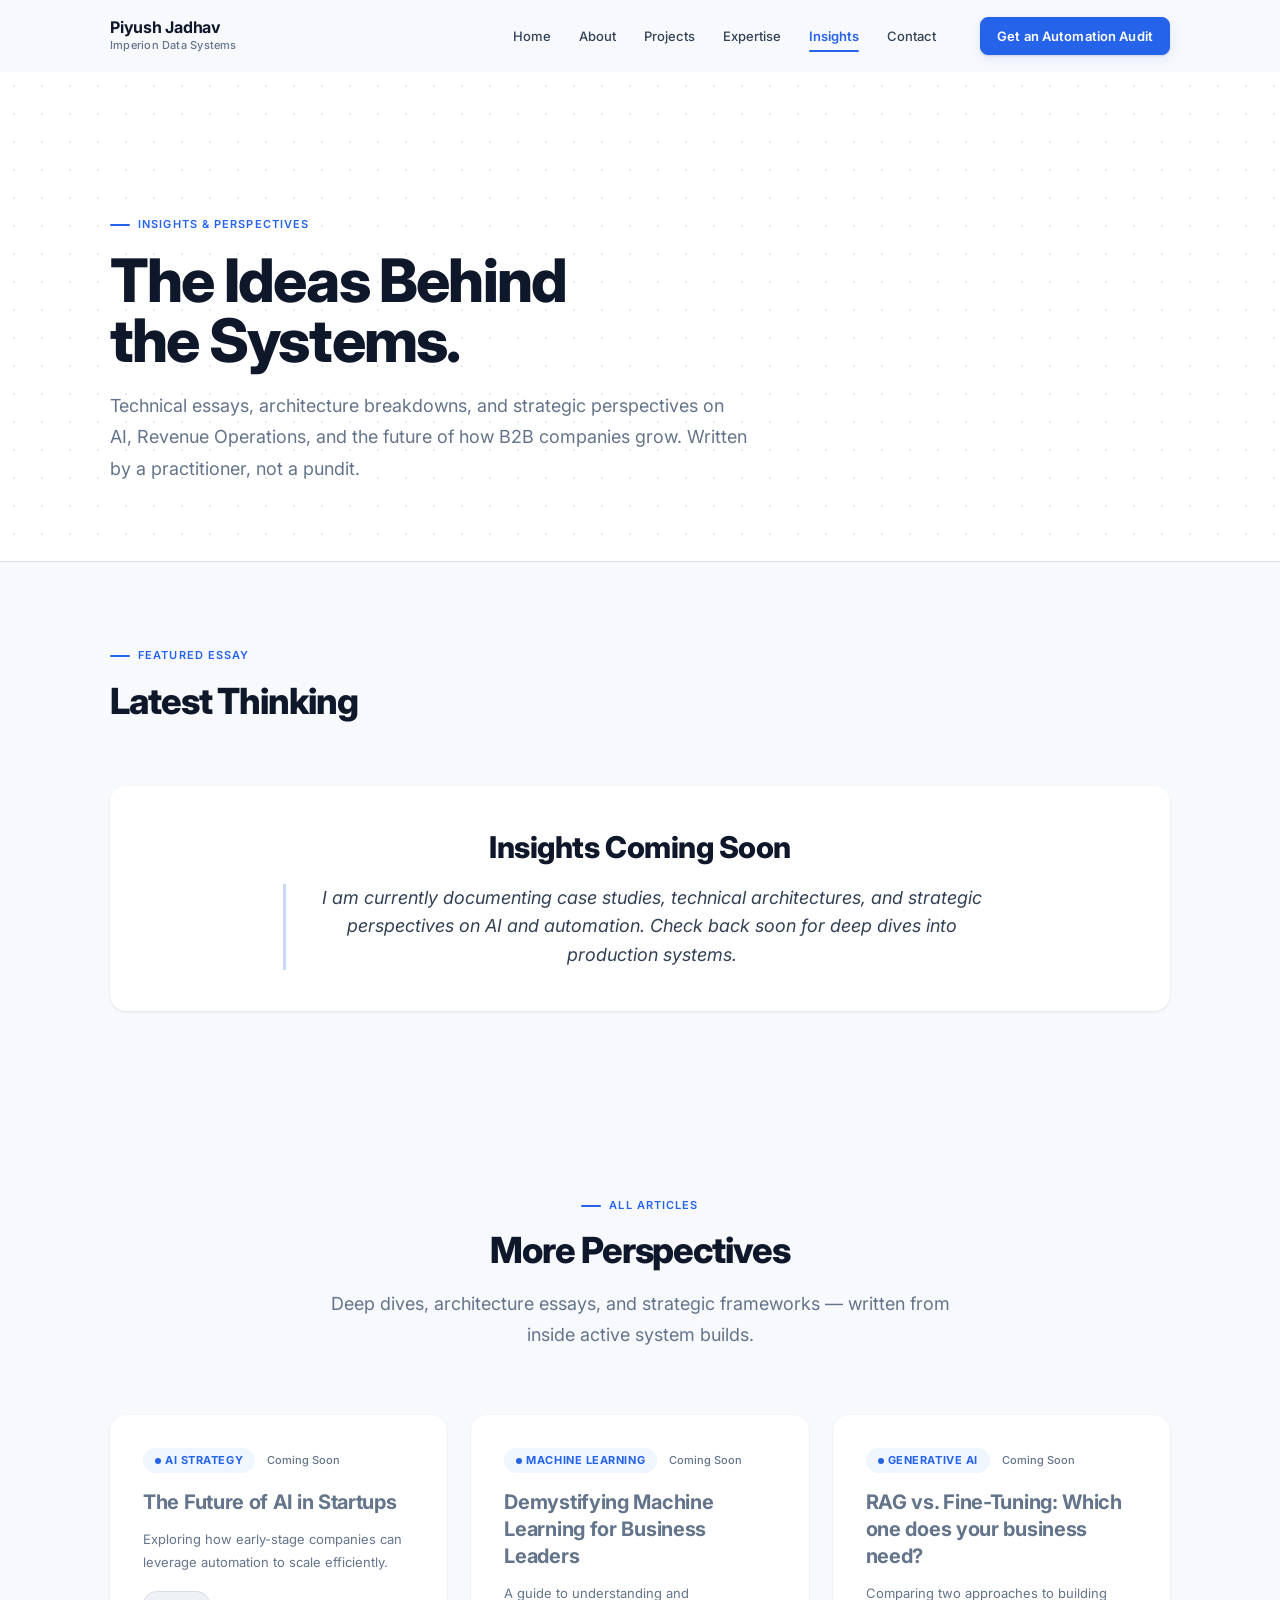
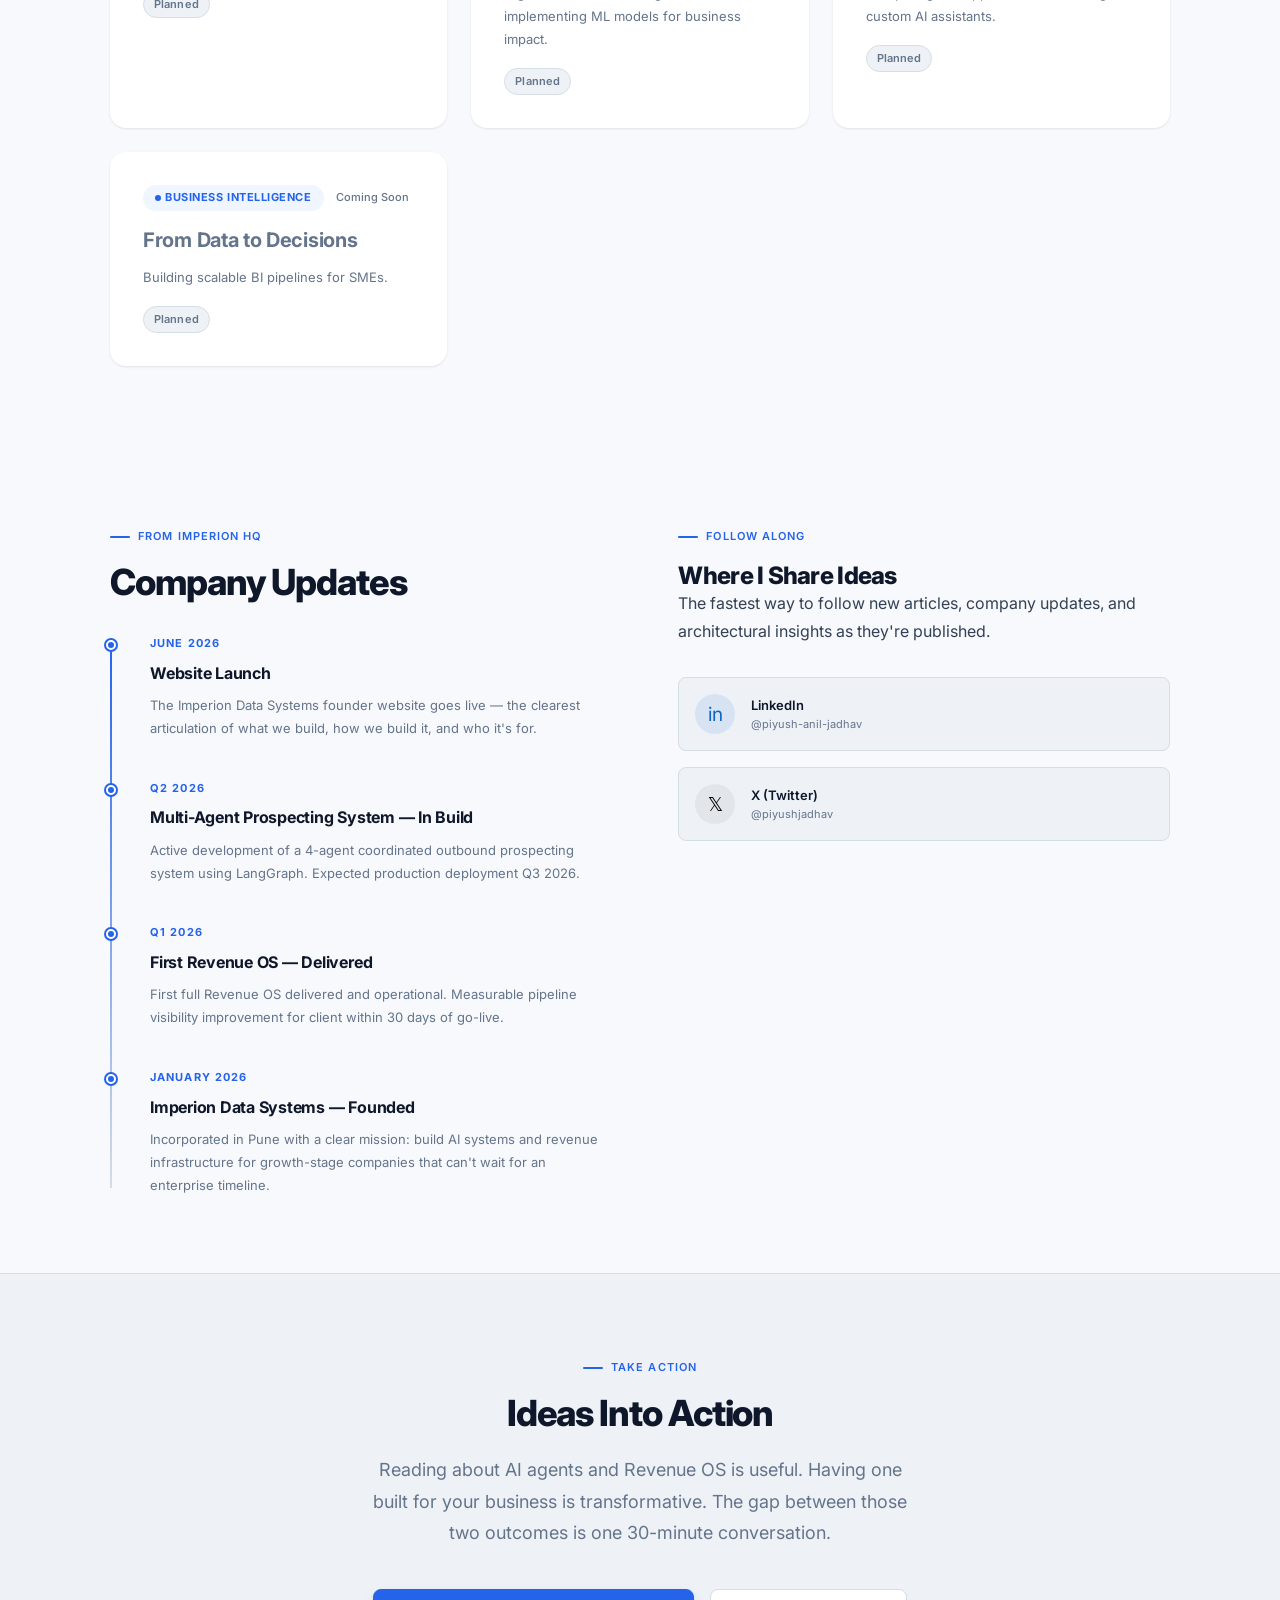
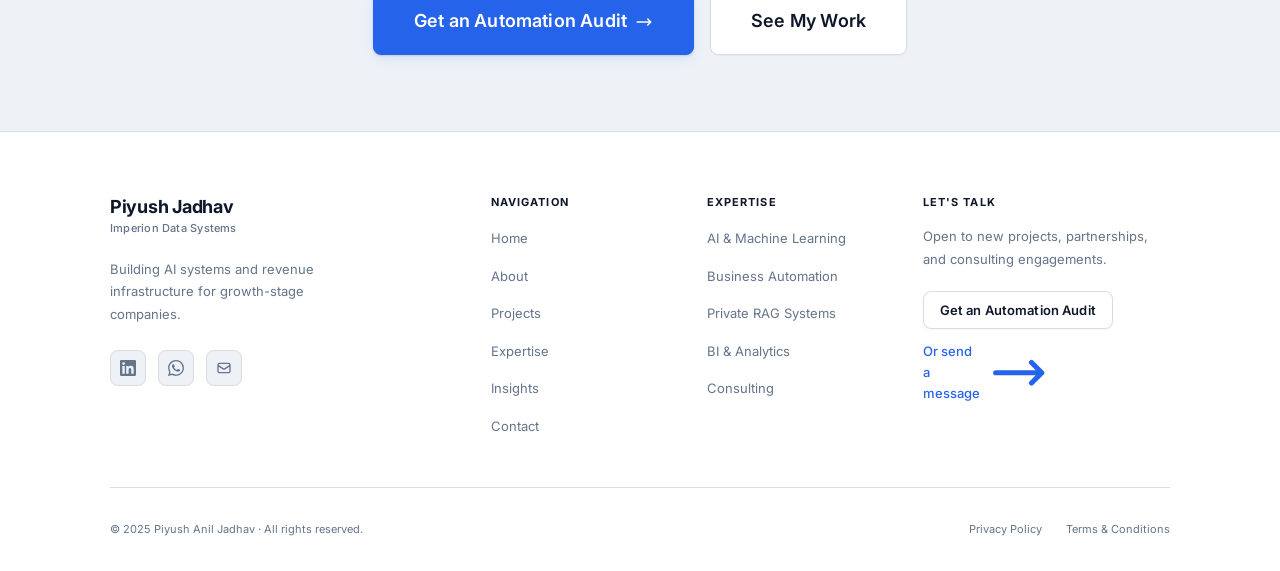
<file: insights.html>
<!DOCTYPE html>
<html lang="en">
<head>
  <meta charset="UTF-8">
  <meta name="viewport" content="width=device-width, initial-scale=1.0">
  <title>Insights & Media — Piyush Anil Jadhav | AI, Automation & Business Strategy</title>
  <meta name="description" content="Articles, insights, and company updates from Piyush Jadhav on AI, business automation, revenue operations, and building intelligent systems at Imperion Data Systems.">
  <link rel="canonical" href="https://piyushjadhav.com/insights">
  <meta property="og:type"        content="website">
  <meta property="og:title"       content="Insights & Media — Piyush Anil Jadhav">
  <meta property="og:description" content="Thoughts on AI, automation, and the future of business by Piyush Jadhav, Founder of Imperion Data Systems.">
  <meta property="og:image"       content="https://piyushjadhav.com/assets/images/og-image.webp">
  <meta property="og:url"         content="https://piyushjadhav.com/insights">
  <meta name="twitter:card"        content="summary_large_image">
  <meta name="twitter:title"       content="Insights & Media — Piyush Anil Jadhav">
  <meta name="twitter:description" content="Thoughts on AI, automation, and business strategy by Piyush Jadhav.">
  <meta name="twitter:image"       content="https://piyushjadhav.com/assets/images/og-image.webp">
  <!-- <script async src="https://www.googletagmanager.com/gtag/js?id=G-XXXXXXXXXX"></script> -->
  <script>window.dataLayer=window.dataLayer||[];function gtag(){dataLayer.push(arguments);}gtag('js',new Date());gtag('config','G-XXXXXXXXXX');</script>
  <script>(function(){try{if(localStorage.getItem('pj-theme')==='dark')document.documentElement.setAttribute('data-theme','dark');}catch(e){}})();</script>
  <link rel="preconnect" href="https://fonts.googleapis.com">
  <link rel="preconnect" href="https://fonts.gstatic.com" crossorigin>
  <link href="https://fonts.googleapis.com/css2?family=Inter:wght@400;500;600;700;800&display=swap" rel="stylesheet">
  <link rel="stylesheet" href="assets/css/styles.css">
</head>
<body id="page-insights">

  <header class="site-header" id="site-header" role="banner">
    <div class="container">
      <nav class="nav" aria-label="Main navigation">
        <a href="index.html" class="nav-logo" aria-label="Piyush Jadhav — Home"><span class="nav-logo-name">Piyush Jadhav</span><span class="nav-logo-company">Imperion Data Systems</span></a>
        <div class="nav-menu" id="nav-menu">
          <ul class="nav-links" role="list">
            <li><a href="index.html"     class="nav-link">Home</a></li>
            <li><a href="about.html"     class="nav-link">About</a></li>
            <li><a href="projects.html"  class="nav-link">Projects</a></li>
            <li><a href="expertise.html" class="nav-link">Expertise</a></li>
            <li><a href="insights.html"  class="nav-link">Insights</a></li>
            <li><a href="contact.html"   class="nav-link">Contact</a></li>
          </ul>
          <div class="nav-actions">
            
            <a href="https://calendly.com/info-imperiondatasystem/discovery-call" target="_blank" rel="noopener noreferrer" class="btn btn-primary btn-sm">Get an Automation Audit</a>
          </div>
        </div>
        <div class="nav-mobile-controls">
          
          <button class="hamburger" id="hamburger" aria-label="Open navigation menu" aria-expanded="false" aria-controls="nav-overlay" type="button"><span class="hamburger-line"></span><span class="hamburger-line"></span><span class="hamburger-line"></span></button>
        </div>
      </nav>
    </div>
    <div class="nav-overlay" id="nav-overlay" role="dialog" aria-modal="true" aria-label="Navigation menu">
      <ul class="nav-overlay-links" role="list">
        <li><a href="index.html"     class="nav-overlay-link">Home</a></li>
        <li><a href="about.html"     class="nav-overlay-link">About</a></li>
        <li><a href="projects.html"  class="nav-overlay-link">Projects</a></li>
        <li><a href="expertise.html" class="nav-overlay-link">Expertise</a></li>
        <li><a href="insights.html"  class="nav-overlay-link">Insights</a></li>
        <li><a href="contact.html"   class="nav-overlay-link">Contact</a></li>
      </ul>
      <div class="nav-overlay-actions">
        <a href="https://calendly.com/info-imperiondatasystem/discovery-call" target="_blank" rel="noopener noreferrer" class="btn btn-primary w-full" style="justify-content:center">Get an Automation Audit</a>
        <a href="contact.html" class="btn btn-outline w-full" style="justify-content:center">Let's Connect</a>
      </div>
    </div>
  </header>

  <!-- ═══════════════════════════════════════════════════════
       MAIN CONTENT — INSIGHTS PAGE
  ═══════════════════════════════════════════════════════ -->
  <main class="page-main" id="main-content">

    <!-- §1 ─ HERO ────────────────────────────────────────── -->
    <section class="page-hero" id="insights-hero" aria-labelledby="insights-heading">
      <div class="hero-bg-grid" aria-hidden="true"></div>
      <div class="container hero-content">
        <div class="reveal" style="max-width: 760px;">
          <span class="eyebrow">Insights &amp; Perspectives</span>
          <h1 class="display-heading" id="insights-heading">
            The Ideas Behind<br>the Systems.
          </h1>
          <p class="section-subheading" style="max-width: 58ch; margin-top: var(--space-5); margin-left: 0;">
            Technical essays, architecture breakdowns, and strategic perspectives on AI, Revenue Operations, and the future of how B2B companies grow. Written by a practitioner, not a pundit.
          </p>
        </div>
      </div>
    </section>
    <!-- END §1 HERO -->


    <!-- §2 ─ FEATURED ARTICLE ────────────────────────────── -->
    <section class="section" id="featured-article" aria-labelledby="featured-article-heading">
      <div class="container">
        <div class="section-header reveal">
          <span class="eyebrow">Featured Essay</span>
          <h2 class="section-heading" id="featured-article-heading">Latest Thinking</h2>
        </div>

        <div style="margin-top: var(--space-10);">
          <div class="card reveal" style="margin-bottom: var(--space-6); text-align: center; padding: var(--space-10);">
            <h2 class="article-featured-title" style="margin-bottom: var(--space-4);">
              Insights Coming Soon
            </h2>
            <p class="article-featured-excerpt" style="font-size: var(--text-lg); color: var(--clr-text-body); max-width: 65ch; margin: 0 auto; line-height: 1.6;">
              I am currently documenting case studies, technical architectures, and strategic perspectives on AI and automation. Check back soon for deep dives into production systems.
            </p>
          </div>

        </div>
      </div>
    </section>
    <!-- END §2 FEATURED ARTICLE -->


    <!-- §3 ─ ARTICLE GRID ────────────────────────────────── -->
    <section class="section" id="article-grid" aria-labelledby="articles-heading">
      <div class="container">
        <div class="section-header centered reveal">
          <span class="eyebrow">All Articles</span>
          <h2 class="section-heading" id="articles-heading">More Perspectives</h2>
          <p class="section-subheading">Deep dives, architecture essays, and strategic frameworks — written from inside active system builds.</p>
        </div>

        <div class="grid grid-3" style="margin-top: var(--space-12);">

          <!-- Article 1 -->
          <article class="card article-card article-coming-soon reveal reveal-delay-1" aria-label="Coming soon article">
            <div class="article-card-meta">
              <span class="badge">AI Strategy</span>
              <span class="article-date">Coming Soon</span>
            </div>
            <h3 class="card-title" style="color: var(--clr-text-muted);">The Future of AI in Startups</h3>
            <p class="card-body">Exploring how early-stage companies can leverage automation to scale efficiently.</p>
            <div style="margin-top: var(--space-4);">
              <span class="tag">Planned</span>
            </div>
          </article>

          <!-- Article 2 -->
          <article class="card article-card article-coming-soon reveal reveal-delay-2" aria-label="Coming soon article">
            <div class="article-card-meta">
              <span class="badge">Machine Learning</span>
              <span class="article-date">Coming Soon</span>
            </div>
            <h3 class="card-title" style="color: var(--clr-text-muted);">Demystifying Machine Learning for Business Leaders</h3>
            <p class="card-body">A guide to understanding and implementing ML models for business impact.</p>
            <div style="margin-top: var(--space-4);">
              <span class="tag">Planned</span>
            </div>
          </article>

          <!-- Article 3 -->
          <article class="card article-card article-coming-soon reveal reveal-delay-3" aria-label="Coming soon article">
            <div class="article-card-meta">
              <span class="badge">Generative AI</span>
              <span class="article-date">Coming Soon</span>
            </div>
            <h3 class="card-title" style="color: var(--clr-text-muted);">RAG vs. Fine-Tuning: Which one does your business need?</h3>
            <p class="card-body">Comparing two approaches to building custom AI assistants.</p>
            <div style="margin-top: var(--space-4);">
              <span class="tag">Planned</span>
            </div>
          </article>

          <!-- Article 4 -->
          <article class="card article-card article-coming-soon reveal reveal-delay-4" aria-label="Coming soon article">
            <div class="article-card-meta">
              <span class="badge">Business Intelligence</span>
              <span class="article-date">Coming Soon</span>
            </div>
            <h3 class="card-title" style="color: var(--clr-text-muted);">From Data to Decisions</h3>
            <p class="card-body">Building scalable BI pipelines for SMEs.</p>
            <div style="margin-top: var(--space-4);">
              <span class="tag">Planned</span>
            </div>
          </article>


        </div>
      </div>
    </section>
    <!-- END §3 ARTICLE GRID -->


    <!-- §4 ─ COMPANY UPDATES TIMELINE ───────────────────── -->
    <section class="section" id="company-updates" aria-labelledby="updates-heading">
      <div class="container">
        <div class="split" style="gap: clamp(3rem, 6vw, 8rem); align-items: flex-start;">
          <div class="reveal" style="flex: 1;">
            <span class="eyebrow">From Imperion HQ</span>
            <h2 class="section-heading" id="updates-heading">Company Updates</h2>
            <div class="timeline" style="margin-top: var(--space-8);">
              <div class="timeline-item">
                <span class="timeline-dot" aria-hidden="true"></span>
                <div class="timeline-date">June 2026</div>
                <div class="timeline-title">Website Launch</div>
                <p class="timeline-desc">The Imperion Data Systems founder website goes live — the clearest articulation of what we build, how we build it, and who it's for.</p>
              </div>
              <div class="timeline-item">
                <span class="timeline-dot" aria-hidden="true"></span>
                <div class="timeline-date">Q2 2026</div>
                <div class="timeline-title">Multi-Agent Prospecting System — In Build</div>
                <p class="timeline-desc">Active development of a 4-agent coordinated outbound prospecting system using LangGraph. Expected production deployment Q3 2026.</p>
              </div>
              <div class="timeline-item">
                <span class="timeline-dot" aria-hidden="true"></span>
                <div class="timeline-date">Q1 2026</div>
                <div class="timeline-title">First Revenue OS — Delivered</div>
                <p class="timeline-desc">First full Revenue OS delivered and operational. Measurable pipeline visibility improvement for client within 30 days of go-live.</p>
              </div>
              <div class="timeline-item">
                <span class="timeline-dot" aria-hidden="true"></span>
                <div class="timeline-date">January 2026</div>
                <div class="timeline-title">Imperion Data Systems — Founded</div>
                <p class="timeline-desc">Incorporated in Pune with a clear mission: build AI systems and revenue infrastructure for growth-stage companies that can't wait for an enterprise timeline.</p>
              </div>
            </div>
          </div>

          <div class="reveal-right" style="flex: 1;">
            <span class="eyebrow">Follow Along</span>
            <h2 class="section-heading" style="font-size: var(--text-2xl);">Where I Share Ideas</h2>
            <p style="font-size: var(--text-base); color: var(--clr-text-body); line-height: var(--leading-relaxed); margin-bottom: var(--space-8);">
              The fastest way to follow new articles, company updates, and architectural insights as they're published.
            </p>
            <div style="display: flex; flex-direction: column; gap: var(--space-4);">
              <a href="https://linkedin.com/in/-piyush-jadhav" class="social-link-card" style="display: flex; align-items: center; gap: var(--space-4); padding: var(--space-4); border: 1px solid var(--clr-border); border-radius: var(--radius-md); background-color: var(--clr-surface-alt); text-decoration: none;">
                <div style="width: 40px; height: 40px; background: rgba(10, 102, 194, 0.1); border-radius: 50%; display: flex; align-items: center; justify-content: center; font-size: 1.2rem; flex-shrink: 0; color: #0A66C2;" aria-hidden="true">in</div>
                <div>
                  <div style="font-size: var(--text-sm); font-weight: var(--weight-semibold); color: var(--clr-text-primary);">LinkedIn</div>
                  <div style="font-size: var(--text-xs); color: var(--clr-text-muted);">@piyush-anil-jadhav</div>
                </div>
              </a>
              <a href="https://x.com/piyushjadhav" class="social-link-card" style="display: flex; align-items: center; gap: var(--space-4); padding: var(--space-4); border: 1px solid var(--clr-border); border-radius: var(--radius-md); background-color: var(--clr-surface-alt); text-decoration: none;">
                <div style="width: 40px; height: 40px; background: rgba(0,0,0,0.05); border-radius: 50%; display: flex; align-items: center; justify-content: center; font-size: 1.2rem; flex-shrink: 0; color: #000;" aria-hidden="true">𝕏</div>
                <div>
                  <div style="font-size: var(--text-sm); font-weight: var(--weight-semibold); color: var(--clr-text-primary);">X (Twitter)</div>
                  <div style="font-size: var(--text-xs); color: var(--clr-text-muted);">@piyushjadhav</div>
                </div>
              </a>
            </div>
          </div>
        </div>
      </div>
    </section>
    <!-- END §4 COMPANY UPDATES -->



    <!-- §6 ─ INSIGHTS CTA ────────────────────────────────── -->
    <section class="section cta-section" id="insights-cta" aria-labelledby="insights-cta-heading">
      <div class="container" style="text-align: center; max-width: 680px; margin: 0 auto;">
        <div class="reveal">
          <span class="eyebrow" style="justify-content: center;">Take Action</span>
          <h2 class="section-heading" id="insights-cta-heading">Ideas Into Action</h2>
          <p style="font-size: var(--text-lg); color: var(--clr-text-muted); line-height: var(--leading-relaxed); max-width: 50ch; margin: var(--space-5) auto var(--space-10);">
            Reading about AI agents and Revenue OS is useful. Having one built for your business is transformative. The gap between those two outcomes is one 30-minute conversation.
          </p>
          <div style="display: flex; gap: var(--space-4); justify-content: center; flex-wrap: wrap;">
            <a href="https://calendly.com/info-imperiondatasystem/discovery-call" target="_blank" rel="noopener noreferrer" class="btn btn-primary btn-xl btn-arrow" id="insights-final-cta">Get an Automation Audit<svg xmlns="http://www.w3.org/2000/svg" fill="none" viewBox="0 0 24 24" stroke="currentColor" stroke-width="2" width="18" height="18" aria-hidden="true"><path stroke-linecap="round" stroke-linejoin="round" d="M17 8l4 4m0 0l-4 4m4-4H3"/></svg>
            </a>
            <a href="projects.html" class="btn btn-outline btn-xl">See My Work</a>
          </div>
        </div>
      </div>
    </section>
    <!-- END §6 INSIGHTS CTA -->

  </main>

  <footer class="site-footer" id="site-footer" role="contentinfo">
    <div class="container">
      <div class="footer-grid">
        <div class="footer-brand"><a href="index.html" class="footer-logo"><span class="footer-logo-name">Piyush Jadhav</span><span class="footer-logo-company">Imperion Data Systems</span></a><p class="footer-tagline">Building AI systems and revenue infrastructure for growth-stage companies.</p><div class="footer-social"><a href="https://www.linkedin.com/in/-piyush-jadhav" target="_blank" rel="noopener noreferrer" class="social-link" aria-label="LinkedIn"><svg xmlns="http://www.w3.org/2000/svg" viewBox="0 0 24 24" fill="currentColor" aria-hidden="true"><path d="M20.447 20.452h-3.554v-5.569c0-1.328-.027-3.037-1.852-3.037-1.853 0-2.136 1.445-2.136 2.939v5.667H9.351V9h3.414v1.561h.046c.477-.9 1.637-1.85 3.37-1.85 3.601 0 4.267 2.37 4.267 5.455v6.286zM5.337 7.433a2.062 2.062 0 0 1-2.063-2.065 2.064 2.064 0 1 1 2.063 2.065zm1.782 13.019H3.555V9h3.564v11.452zM22.225 0H1.771C.792 0 0 .774 0 1.729v20.542C0 23.227.792 24 1.771 24h20.451C23.2 24 24 23.227 24 22.271V1.729C24 .774 23.2 0 22.222 0h.003z"/></svg></a><a href="https://wa.me/918308755482" target="_blank" rel="noopener noreferrer" class="social-link" aria-label="WhatsApp"><svg xmlns="http://www.w3.org/2000/svg" viewBox="0 0 24 24" fill="currentColor" aria-hidden="true"><path d="M17.472 14.382c-.297-.149-1.758-.867-2.03-.967-.273-.099-.471-.148-.67.15-.197.297-.767.966-.94 1.164-.173.199-.347.223-.644.075-.297-.15-1.255-.463-2.39-1.475-.883-.788-1.48-1.761-1.653-2.059-.173-.297-.018-.458.13-.606.134-.133.298-.347.446-.52.149-.174.198-.298.298-.497.099-.198.05-.371-.025-.52-.075-.149-.669-1.612-.916-2.207-.242-.579-.487-.5-.669-.51-.173-.008-.371-.01-.57-.01-.198 0-.52.074-.792.372-.272.297-1.04 1.016-1.04 2.479 0 1.462 1.065 2.875 1.213 3.074.149.198 2.096 3.2 5.077 4.487.709.306 1.262.489 1.694.625.712.227 1.36.195 1.871.118.571-.085 1.758-.719 2.006-1.413.248-.694.248-1.289.173-1.413-.074-.124-.272-.198-.57-.347m-5.421 7.403h-.004a9.87 9.87 0 0 1-5.031-1.378l-.361-.214-3.741.982.998-3.648-.235-.374a9.86 9.86 0 0 1-1.51-5.26c.001-5.45 4.436-9.884 9.888-9.884 2.64 0 5.122 1.03 6.988 2.898a9.825 9.825 0 0 1 2.893 6.994c-.003 5.45-4.437 9.884-9.885 9.884m8.413-18.297A11.815 11.815 0 0 0 12.05 0C5.495 0 .16 5.335.157 11.892c0 2.096.547 4.142 1.588 5.945L.057 24l6.305-1.654a11.882 11.882 0 0 0 5.683 1.448h.005c6.554 0 11.89-5.335 11.893-11.893a11.821 11.821 0 0 0-3.48-8.413Z"/></svg></a><a href="mailto:info.imperiondatasystems@gmail.com" class="social-link" aria-label="Email"><svg xmlns="http://www.w3.org/2000/svg" fill="none" viewBox="0 0 24 24" stroke="currentColor" stroke-width="2" aria-hidden="true"><path stroke-linecap="round" stroke-linejoin="round" d="M3 8l7.89 5.26a2 2 0 002.22 0L21 8M5 19h14a2 2 0 002-2V7a2 2 0 00-2-2H5a2 2 0 00-2 2v10a2 2 0 002 2z"/></svg></a></div></div>
        <div class="footer-nav-col"><h3 class="footer-col-heading">Navigation</h3><ul class="footer-links" role="list"><li><a href="index.html">Home</a></li><li><a href="about.html">About</a></li><li><a href="projects.html">Projects</a></li><li><a href="expertise.html">Expertise</a></li><li><a href="insights.html">Insights</a></li><li><a href="contact.html">Contact</a></li></ul></div>
        <div class="footer-expertise-col"><h3 class="footer-col-heading">Expertise</h3><ul class="footer-links" role="list"><li><a href="expertise.html#ai-ml">AI &amp; Machine Learning</a></li><li><a href="expertise.html#automation">Business Automation</a></li><li><a href="expertise.html#rag">Private RAG Systems</a></li><li><a href="expertise.html#bi">BI &amp; Analytics</a></li><li><a href="expertise.html#consulting">Consulting</a></li></ul></div>
        <div class="footer-cta-col"><h3 class="footer-col-heading">Let's Talk</h3><p class="footer-cta-text">Open to new projects, partnerships, and consulting engagements.</p><a href="https://calendly.com/info-imperiondatasystem/discovery-call" target="_blank" rel="noopener noreferrer" class="btn btn-outline btn-sm">Get an Automation Audit</a><a href="contact.html" class="footer-contact-link">Or send a message <svg xmlns="http://www.w3.org/2000/svg" fill="none" viewBox="0 0 24 24" stroke="currentColor" stroke-width="2" aria-hidden="true"><path stroke-linecap="round" stroke-linejoin="round" d="M17 8l4 4m0 0l-4 4m4-4H3"/></svg></a></div>
      </div>
      <div class="footer-bottom"><p class="footer-copyright">&copy; 2025 Piyush Anil Jadhav &middot; All rights reserved.</p><div class="footer-legal">
          <a href="privacy.html">Privacy Policy</a>
          <a href="terms.html">Terms &amp; Conditions</a>
        </div></div>
    </div>
  </footer>

  <div class="toast toast-success" id="toast-success" role="status" aria-live="polite"><svg xmlns="http://www.w3.org/2000/svg" fill="none" viewBox="0 0 24 24" stroke="#16A34A" stroke-width="2" width="20" height="20" aria-hidden="true"><path stroke-linecap="round" stroke-linejoin="round" d="M5 13l4 4L19 7"/></svg><span class="toast-message"></span></div>
  <div class="toast toast-error" id="toast-error" role="alert" aria-live="assertive"><svg xmlns="http://www.w3.org/2000/svg" fill="none" viewBox="0 0 24 24" stroke="#DC2626" stroke-width="2" width="20" height="20" aria-hidden="true"><path stroke-linecap="round" stroke-linejoin="round" d="M6 18L18 6M6 6l12 12"/></svg><span class="toast-message"></span></div>

  <script src="assets/js/nav.js" defer></script>
  <script src="assets/js/animations.js" defer></script>
</body>
</html>
</file>
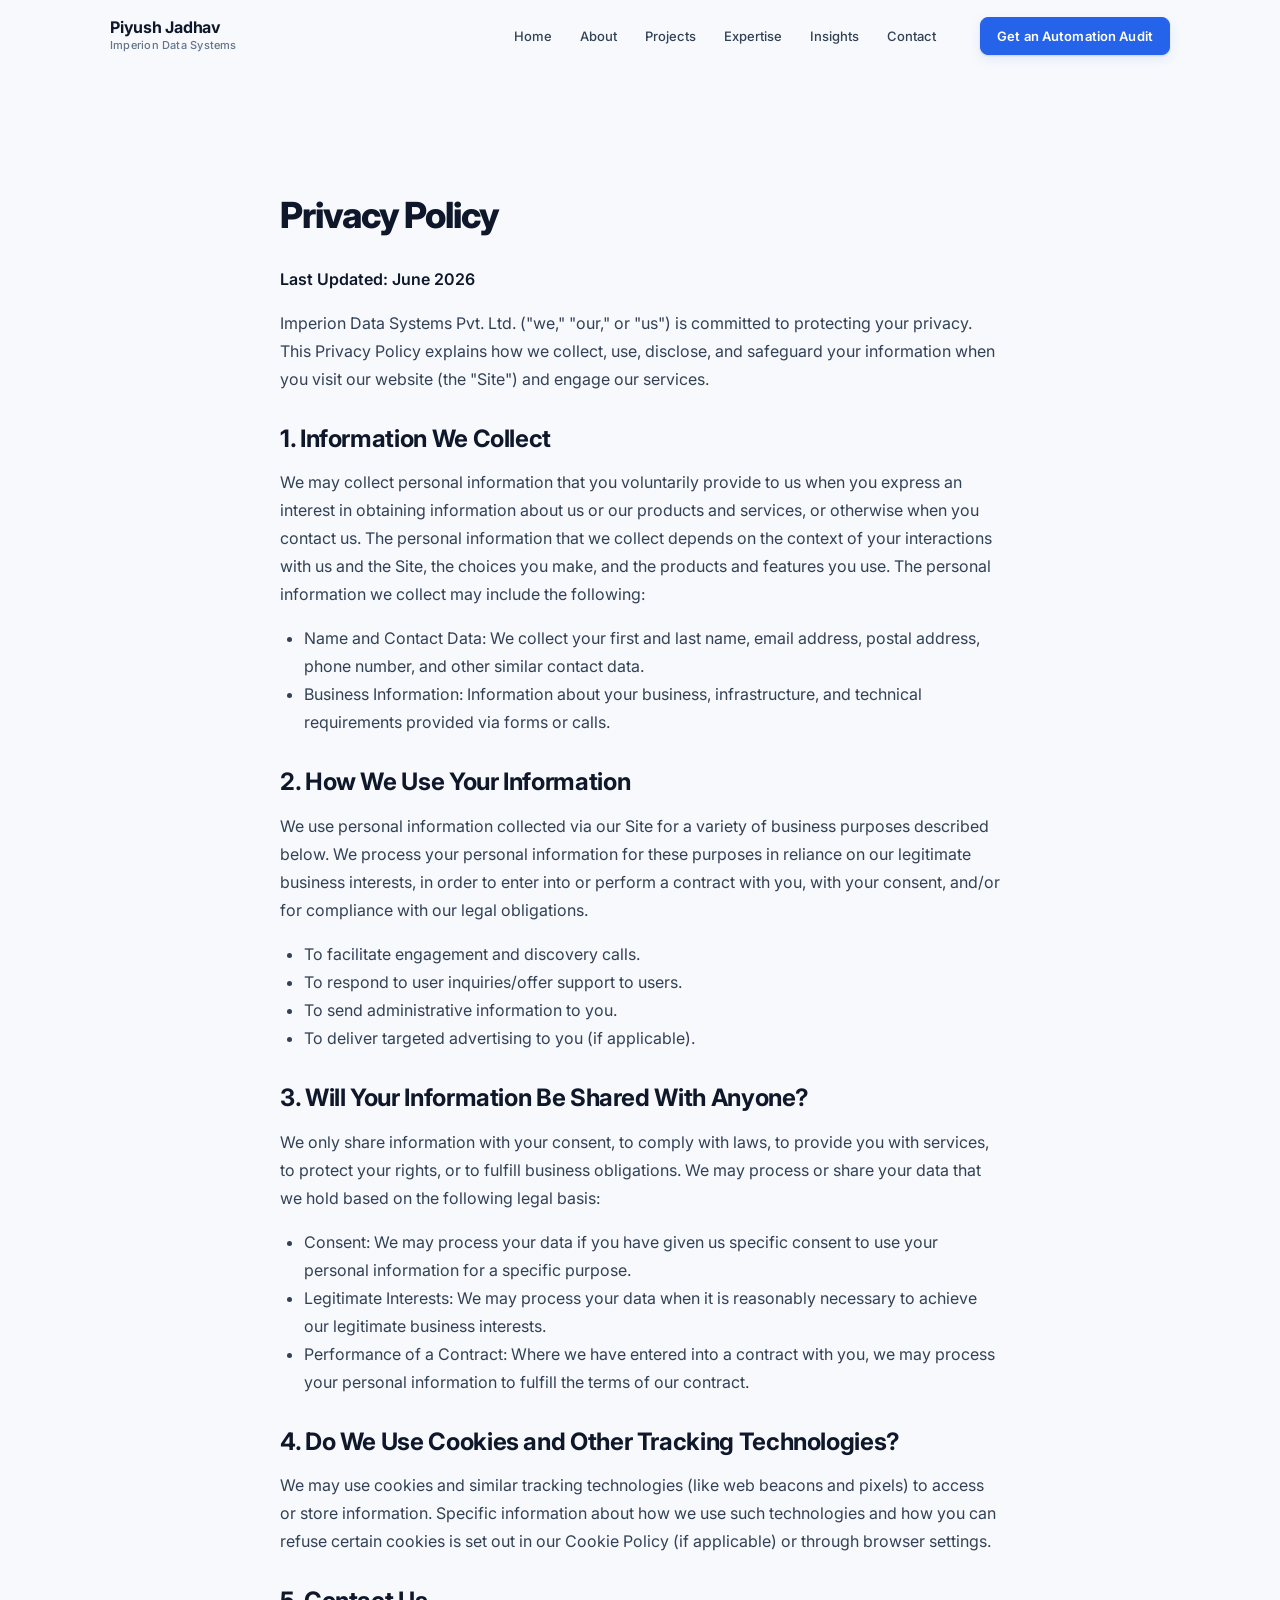
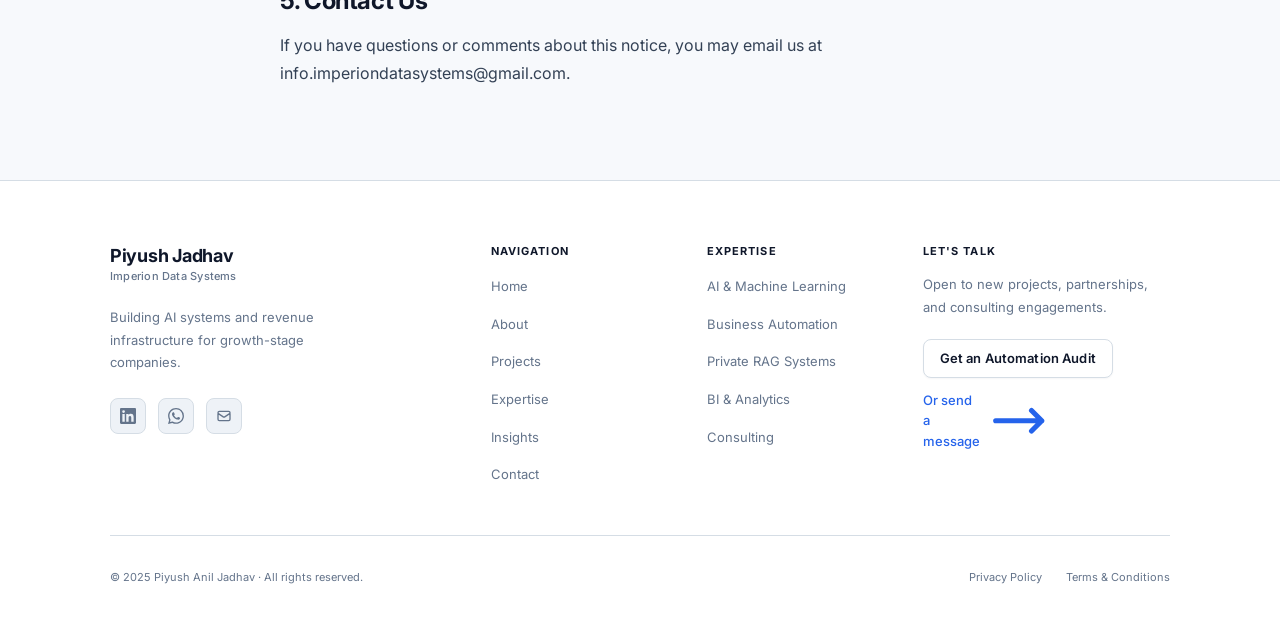
<file: privacy.html>
<!DOCTYPE html>
<html lang="en">
<head>
  <meta charset="UTF-8">
  <meta name="viewport" content="width=device-width, initial-scale=1.0">

  <!-- SEO -->
  <title>Privacy Policy | Imperion Data Systems</title>
  <meta name="description" content="Privacy Policy for Imperion Data Systems and Piyush Jadhav.">
  <link rel="canonical" href="https://piyushjadhav.com/privacy">

  <!-- Open Graph -->
  <meta property="og:type"        content="website">
  <meta property="og:title"       content="Privacy Policy | Imperion Data Systems">
  <meta property="og:description" content="Privacy Policy for Imperion Data Systems.">
  <meta property="og:image"       content="https://piyushjadhav.com/assets/images/og-image.webp">
  <meta property="og:url"         content="https://piyushjadhav.com/privacy">

  <!-- Twitter Card -->
  <meta name="twitter:card"        content="summary_large_image">
  <meta name="twitter:title"       content="Privacy Policy | Imperion Data Systems">
  <meta name="twitter:description" content="Privacy Policy for Imperion Data Systems.">
  <meta name="twitter:image"       content="https://piyushjadhav.com/assets/images/og-image.webp">

  <!-- Google Analytics 4 -->
  <script>
    window.dataLayer = window.dataLayer || [];
    function gtag(){dataLayer.push(arguments);}
    gtag('js', new Date());
  </script>

  <!-- Google Fonts -->
  <link rel="preconnect" href="https://fonts.googleapis.com">
  <link rel="preconnect" href="https://fonts.gstatic.com" crossorigin>
  <link href="https://fonts.googleapis.com/css2?family=Inter:wght@400;500;600;700;800&display=swap" rel="stylesheet">

  <!-- Styles -->
  <link rel="stylesheet" href="assets/css/styles.css">
</head>
<body id="page-privacy">

  <!-- ═══════════════════════════════════════════════════════
       SITE HEADER / NAVIGATION
  ═══════════════════════════════════════════════════════ -->
  <header class="site-header" id="site-header" role="banner">
    <div class="container">
      <nav class="nav" aria-label="Main navigation">

        <a href="index.html" class="nav-logo" aria-label="Piyush Jadhav — Home">
          <span class="nav-logo-name">Piyush Jadhav</span>
          <span class="nav-logo-company">Imperion Data Systems</span>
        </a>

        <div class="nav-menu" id="nav-menu">
          <ul class="nav-links" role="list">
            <li><a href="index.html"     class="nav-link">Home</a></li>
            <li><a href="about.html"     class="nav-link">About</a></li>
            <li><a href="projects.html"  class="nav-link">Projects</a></li>
            <li><a href="expertise.html" class="nav-link">Expertise</a></li>
            <li><a href="insights.html"  class="nav-link">Insights</a></li>
            <li><a href="contact.html"   class="nav-link">Contact</a></li>
          </ul>
          <div class="nav-actions">
            
            <a href="https://calendly.com/info-imperiondatasystem/discovery-call" target="_blank" rel="noopener noreferrer" class="btn btn-primary btn-sm">Get an Automation Audit</a>
          </div>
        </div>

        <div class="nav-mobile-controls">
          
          <button class="hamburger" id="hamburger" aria-label="Open navigation menu" aria-expanded="false" aria-controls="nav-overlay" type="button">
            <span class="hamburger-line"></span>
            <span class="hamburger-line"></span>
            <span class="hamburger-line"></span>
          </button>
        </div>

      </nav>
    </div>

    <div class="nav-overlay" id="nav-overlay" role="dialog" aria-modal="true" aria-label="Navigation menu">
      <ul class="nav-overlay-links" role="list">
        <li><a href="index.html"     class="nav-overlay-link">Home</a></li>
        <li><a href="about.html"     class="nav-overlay-link">About</a></li>
        <li><a href="projects.html"  class="nav-overlay-link">Projects</a></li>
        <li><a href="expertise.html" class="nav-overlay-link">Expertise</a></li>
        <li><a href="insights.html"  class="nav-overlay-link">Insights</a></li>
        <li><a href="contact.html"   class="nav-overlay-link">Contact</a></li>
      </ul>
      <div class="nav-overlay-actions">
        <a href="https://calendly.com/info-imperiondatasystem/discovery-call" target="_blank" rel="noopener noreferrer" class="btn btn-primary w-full" style="justify-content: center;">Get an Automation Audit</a>
        <a href="contact.html" class="btn btn-outline w-full" style="justify-content: center;">Let's Connect</a>
        <div class="nav-overlay-social">
          <a href="https://www.linkedin.com/in/-piyush-jadhav" target="_blank" rel="noopener noreferrer" class="social-link" aria-label="LinkedIn">
            <svg xmlns="http://www.w3.org/2000/svg" viewBox="0 0 24 24" fill="currentColor" aria-hidden="true"><path d="M20.447 20.452h-3.554v-5.569c0-1.328-.027-3.037-1.852-3.037-1.853 0-2.136 1.445-2.136 2.939v5.667H9.351V9h3.414v1.561h.046c.477-.9 1.637-1.85 3.37-1.85 3.601 0 4.267 2.37 4.267 5.455v6.286zM5.337 7.433a2.062 2.062 0 0 1-2.063-2.065 2.064 2.064 0 1 1 2.063 2.065zm1.782 13.019H3.555V9h3.564v11.452zM22.225 0H1.771C.792 0 0 .774 0 1.729v20.542C0 23.227.792 24 1.771 24h20.451C23.2 24 24 23.227 24 22.271V1.729C24 .774 23.2 0 22.222 0h.003z"/></svg>
          </a>
          <a href="https://wa.me/918308755482" target="_blank" rel="noopener noreferrer" class="social-link" aria-label="WhatsApp">
            <svg xmlns="http://www.w3.org/2000/svg" viewBox="0 0 24 24" fill="currentColor" aria-hidden="true"><path d="M17.472 14.382c-.297-.149-1.758-.867-2.03-.967-.273-.099-.471-.148-.67.15-.197.297-.767.966-.94 1.164-.173.199-.347.223-.644.075-.297-.15-1.255-.463-2.39-1.475-.883-.788-1.48-1.761-1.653-2.059-.173-.297-.018-.458.13-.606.134-.133.298-.347.446-.52.149-.174.198-.298.298-.497.099-.198.05-.371-.025-.52-.075-.149-.669-1.612-.916-2.207-.242-.579-.487-.5-.669-.51-.173-.008-.371-.01-.57-.01-.198 0-.52.074-.792.372-.272.297-1.04 1.016-1.04 2.479 0 1.462 1.065 2.875 1.213 3.074.149.198 2.096 3.2 5.077 4.487.709.306 1.262.489 1.694.625.712.227 1.36.195 1.871.118.571-.085 1.758-.719 2.006-1.413.248-.694.248-1.289.173-1.413-.074-.124-.272-.198-.57-.347m-5.421 7.403h-.004a9.87 9.87 0 0 1-5.031-1.378l-.361-.214-3.741.982.998-3.648-.235-.374a9.86 9.86 0 0 1-1.51-5.26c.001-5.45 4.436-9.884 9.888-9.884 2.64 0 5.122 1.03 6.988 2.898a9.825 9.825 0 0 1 2.893 6.994c-.003 5.45-4.437 9.884-9.885 9.884m8.413-18.297A11.815 11.815 0 0 0 12.05 0C5.495 0 .16 5.335.157 11.892c0 2.096.547 4.142 1.588 5.945L.057 24l6.305-1.654a11.882 11.882 0 0 0 5.683 1.448h.005c6.554 0 11.89-5.335 11.893-11.893a11.821 11.821 0 0 0-3.48-8.413Z"/></svg>
          </a>
          <a href="mailto:info.imperiondatasystems@gmail.com" class="social-link" aria-label="Email">
            <svg xmlns="http://www.w3.org/2000/svg" fill="none" viewBox="0 0 24 24" stroke="currentColor" stroke-width="2" aria-hidden="true"><path stroke-linecap="round" stroke-linejoin="round" d="M3 8l7.89 5.26a2 2 0 002.22 0L21 8M5 19h14a2 2 0 002-2V7a2 2 0 00-2-2H5a2 2 0 00-2 2v10a2 2 0 002 2z"/></svg>
          </a>
        </div>
      </div>
    </div>
  </header>

  <!-- ═══════════════════════════════════════════════════════
       MAIN CONTENT
  ═══════════════════════════════════════════════════════ -->
  <main class="page-main" id="main-content">
    <section class="section">
      <div class="container" style="max-width: 800px; margin: 0 auto; padding-top: var(--space-12);">
        <h1 class="display-heading" style="font-size: var(--text-4xl); margin-bottom: var(--space-8);">Privacy Policy</h1>
        <div style="font-size: var(--text-base); color: var(--clr-text-body); line-height: var(--leading-relaxed);">
          <p style="margin-bottom: var(--space-4);"><strong>Last Updated: June 2026</strong></p>
          <p style="margin-bottom: var(--space-4);">Imperion Data Systems Pvt. Ltd. ("we," "our," or "us") is committed to protecting your privacy. This Privacy Policy explains how we collect, use, disclose, and safeguard your information when you visit our website (the "Site") and engage our services.</p>
          
          <h2 style="font-size: var(--text-2xl); color: var(--clr-text-primary); margin-top: var(--space-8); margin-bottom: var(--space-4);">1. Information We Collect</h2>
          <p style="margin-bottom: var(--space-4);">We may collect personal information that you voluntarily provide to us when you express an interest in obtaining information about us or our products and services, or otherwise when you contact us. The personal information that we collect depends on the context of your interactions with us and the Site, the choices you make, and the products and features you use. The personal information we collect may include the following:</p>
          <ul style="margin-bottom: var(--space-4); margin-left: var(--space-6); list-style-type: disc;">
            <li>Name and Contact Data: We collect your first and last name, email address, postal address, phone number, and other similar contact data.</li>
            <li>Business Information: Information about your business, infrastructure, and technical requirements provided via forms or calls.</li>
          </ul>

          <h2 style="font-size: var(--text-2xl); color: var(--clr-text-primary); margin-top: var(--space-8); margin-bottom: var(--space-4);">2. How We Use Your Information</h2>
          <p style="margin-bottom: var(--space-4);">We use personal information collected via our Site for a variety of business purposes described below. We process your personal information for these purposes in reliance on our legitimate business interests, in order to enter into or perform a contract with you, with your consent, and/or for compliance with our legal obligations.</p>
          <ul style="margin-bottom: var(--space-4); margin-left: var(--space-6); list-style-type: disc;">
            <li>To facilitate engagement and discovery calls.</li>
            <li>To respond to user inquiries/offer support to users.</li>
            <li>To send administrative information to you.</li>
            <li>To deliver targeted advertising to you (if applicable).</li>
          </ul>

          <h2 style="font-size: var(--text-2xl); color: var(--clr-text-primary); margin-top: var(--space-8); margin-bottom: var(--space-4);">3. Will Your Information Be Shared With Anyone?</h2>
          <p style="margin-bottom: var(--space-4);">We only share information with your consent, to comply with laws, to provide you with services, to protect your rights, or to fulfill business obligations. We may process or share your data that we hold based on the following legal basis:</p>
          <ul style="margin-bottom: var(--space-4); margin-left: var(--space-6); list-style-type: disc;">
            <li>Consent: We may process your data if you have given us specific consent to use your personal information for a specific purpose.</li>
            <li>Legitimate Interests: We may process your data when it is reasonably necessary to achieve our legitimate business interests.</li>
            <li>Performance of a Contract: Where we have entered into a contract with you, we may process your personal information to fulfill the terms of our contract.</li>
          </ul>

          <h2 style="font-size: var(--text-2xl); color: var(--clr-text-primary); margin-top: var(--space-8); margin-bottom: var(--space-4);">4. Do We Use Cookies and Other Tracking Technologies?</h2>
          <p style="margin-bottom: var(--space-4);">We may use cookies and similar tracking technologies (like web beacons and pixels) to access or store information. Specific information about how we use such technologies and how you can refuse certain cookies is set out in our Cookie Policy (if applicable) or through browser settings.</p>

          <h2 style="font-size: var(--text-2xl); color: var(--clr-text-primary); margin-top: var(--space-8); margin-bottom: var(--space-4);">5. Contact Us</h2>
          <p style="margin-bottom: var(--space-4);">If you have questions or comments about this notice, you may email us at info.imperiondatasystems@gmail.com.</p>
        </div>
      </div>
    </section>
  </main>

  <!-- ═══════════════════════════════════════════════════════
       SITE FOOTER
  ═══════════════════════════════════════════════════════ -->
  <footer class="site-footer" id="site-footer" role="contentinfo">
    <div class="container">
      <div class="footer-grid">
        <div class="footer-brand">
          <a href="index.html" class="footer-logo" aria-label="Piyush Jadhav — Home">
            <span class="footer-logo-name">Piyush Jadhav</span>
            <span class="footer-logo-company">Imperion Data Systems</span>
          </a>
          <p class="footer-tagline">Building AI systems and revenue infrastructure for growth-stage companies.</p>
          <div class="footer-social">
            <a href="https://www.linkedin.com/in/-piyush-jadhav" target="_blank" rel="noopener noreferrer" class="social-link" aria-label="LinkedIn">
              <svg xmlns="http://www.w3.org/2000/svg" viewBox="0 0 24 24" fill="currentColor" aria-hidden="true"><path d="M20.447 20.452h-3.554v-5.569c0-1.328-.027-3.037-1.852-3.037-1.853 0-2.136 1.445-2.136 2.939v5.667H9.351V9h3.414v1.561h.046c.477-.9 1.637-1.85 3.37-1.85 3.601 0 4.267 2.37 4.267 5.455v6.286zM5.337 7.433a2.062 2.062 0 0 1-2.063-2.065 2.064 2.064 0 1 1 2.063 2.065zm1.782 13.019H3.555V9h3.564v11.452zM22.225 0H1.771C.792 0 0 .774 0 1.729v20.542C0 23.227.792 24 1.771 24h20.451C23.2 24 24 23.227 24 22.271V1.729C24 .774 23.2 0 22.222 0h.003z"/></svg>
            </a>
            <a href="https://wa.me/918308755482" target="_blank" rel="noopener noreferrer" class="social-link" aria-label="WhatsApp">
              <svg xmlns="http://www.w3.org/2000/svg" viewBox="0 0 24 24" fill="currentColor" aria-hidden="true"><path d="M17.472 14.382c-.297-.149-1.758-.867-2.03-.967-.273-.099-.471-.148-.67.15-.197.297-.767.966-.94 1.164-.173.199-.347.223-.644.075-.297-.15-1.255-.463-2.39-1.475-.883-.788-1.48-1.761-1.653-2.059-.173-.297-.018-.458.13-.606.134-.133.298-.347.446-.52.149-.174.198-.298.298-.497.099-.198.05-.371-.025-.52-.075-.149-.669-1.612-.916-2.207-.242-.579-.487-.5-.669-.51-.173-.008-.371-.01-.57-.01-.198 0-.52.074-.792.372-.272.297-1.04 1.016-1.04 2.479 0 1.462 1.065 2.875 1.213 3.074.149.198 2.096 3.2 5.077 4.487.709.306 1.262.489 1.694.625.712.227 1.36.195 1.871.118.571-.085 1.758-.719 2.006-1.413.248-.694.248-1.289.173-1.413-.074-.124-.272-.198-.57-.347m-5.421 7.403h-.004a9.87 9.87 0 0 1-5.031-1.378l-.361-.214-3.741.982.998-3.648-.235-.374a9.86 9.86 0 0 1-1.51-5.26c.001-5.45 4.436-9.884 9.888-9.884 2.64 0 5.122 1.03 6.988 2.898a9.825 9.825 0 0 1 2.893 6.994c-.003 5.45-4.437 9.884-9.885 9.884m8.413-18.297A11.815 11.815 0 0 0 12.05 0C5.495 0 .16 5.335.157 11.892c0 2.096.547 4.142 1.588 5.945L.057 24l6.305-1.654a11.882 11.882 0 0 0 5.683 1.448h.005c6.554 0 11.89-5.335 11.893-11.893a11.821 11.821 0 0 0-3.48-8.413Z"/></svg>
            </a>
            <a href="mailto:info.imperiondatasystems@gmail.com" class="social-link" aria-label="Email">
              <svg xmlns="http://www.w3.org/2000/svg" fill="none" viewBox="0 0 24 24" stroke="currentColor" stroke-width="2" aria-hidden="true"><path stroke-linecap="round" stroke-linejoin="round" d="M3 8l7.89 5.26a2 2 0 002.22 0L21 8M5 19h14a2 2 0 002-2V7a2 2 0 00-2-2H5a2 2 0 00-2 2v10a2 2 0 002 2z"/></svg>
            </a>
          </div>
        </div>
        <div class="footer-nav-col">
          <h3 class="footer-col-heading">Navigation</h3>
          <ul class="footer-links" role="list">
            <li><a href="index.html">Home</a></li>
            <li><a href="about.html">About</a></li>
            <li><a href="projects.html">Projects</a></li>
            <li><a href="expertise.html">Expertise</a></li>
            <li><a href="insights.html">Insights</a></li>
            <li><a href="contact.html">Contact</a></li>
          </ul>
        </div>
        <div class="footer-expertise-col">
          <h3 class="footer-col-heading">Expertise</h3>
          <ul class="footer-links" role="list">
            <li><a href="expertise.html#ai-ml">AI &amp; Machine Learning</a></li>
            <li><a href="expertise.html#automation">Business Automation</a></li>
            <li><a href="expertise.html#rag">Private RAG Systems</a></li>
            <li><a href="expertise.html#bi">BI &amp; Analytics</a></li>
            <li><a href="expertise.html#consulting">Consulting</a></li>
          </ul>
        </div>
        <div class="footer-cta-col">
          <h3 class="footer-col-heading">Let's Talk</h3>
          <p class="footer-cta-text">Open to new projects, partnerships, and consulting engagements.</p>
          <a href="https://calendly.com/info-imperiondatasystem/discovery-call" target="_blank" rel="noopener noreferrer" class="btn btn-outline btn-sm">Get an Automation Audit</a>
          <a href="contact.html" class="footer-contact-link">Or send a message <svg xmlns="http://www.w3.org/2000/svg" fill="none" viewBox="0 0 24 24" stroke="currentColor" stroke-width="2" aria-hidden="true"><path stroke-linecap="round" stroke-linejoin="round" d="M17 8l4 4m0 0l-4 4m4-4H3"/></svg></a>
        </div>
      </div>
      <div class="footer-bottom">
        <p class="footer-copyright">&copy; 2025 Piyush Anil Jadhav &middot; All rights reserved.</p>
        <div class="footer-legal">
          <a href="privacy.html">Privacy Policy</a>
          <a href="terms.html">Terms &amp; Conditions</a>
        </div>
      </div>
    </div>
  </footer>

  <script src="assets/js/nav.js" defer></script>
</body>
</html>
</file>
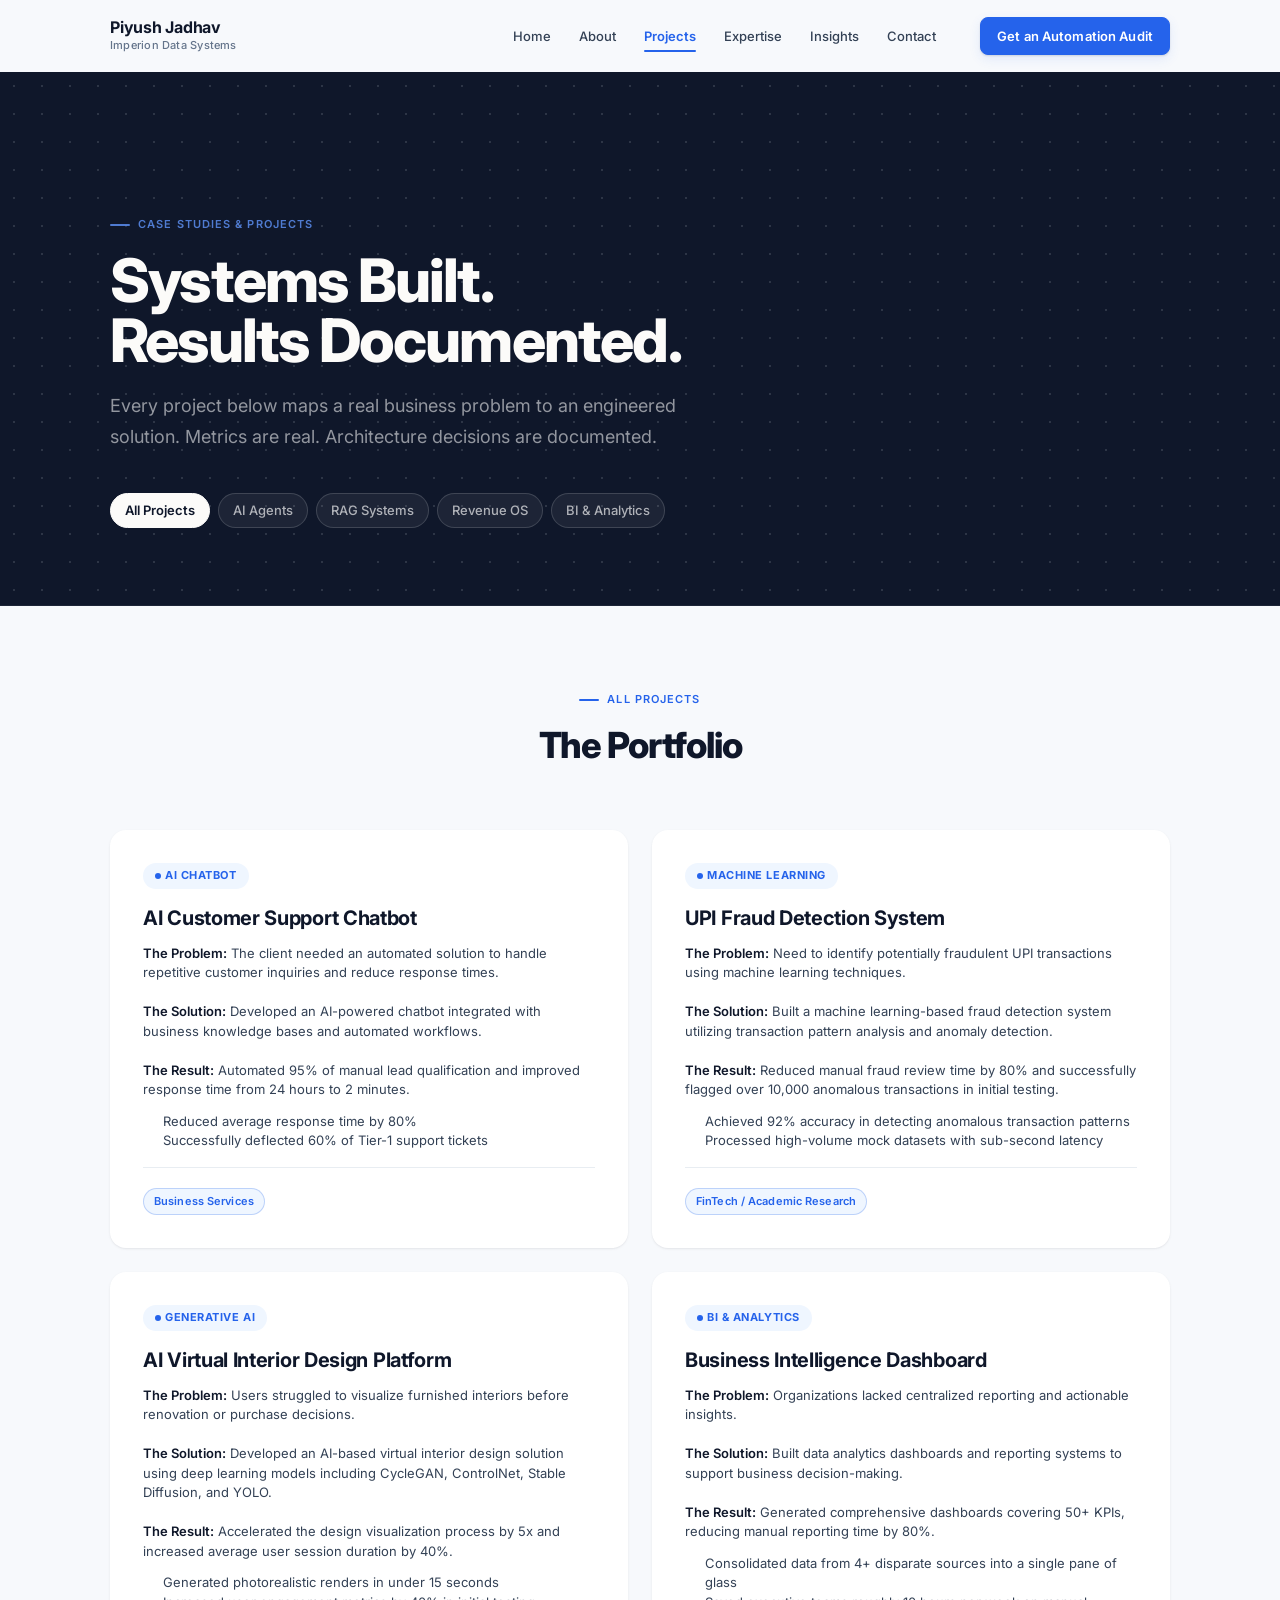
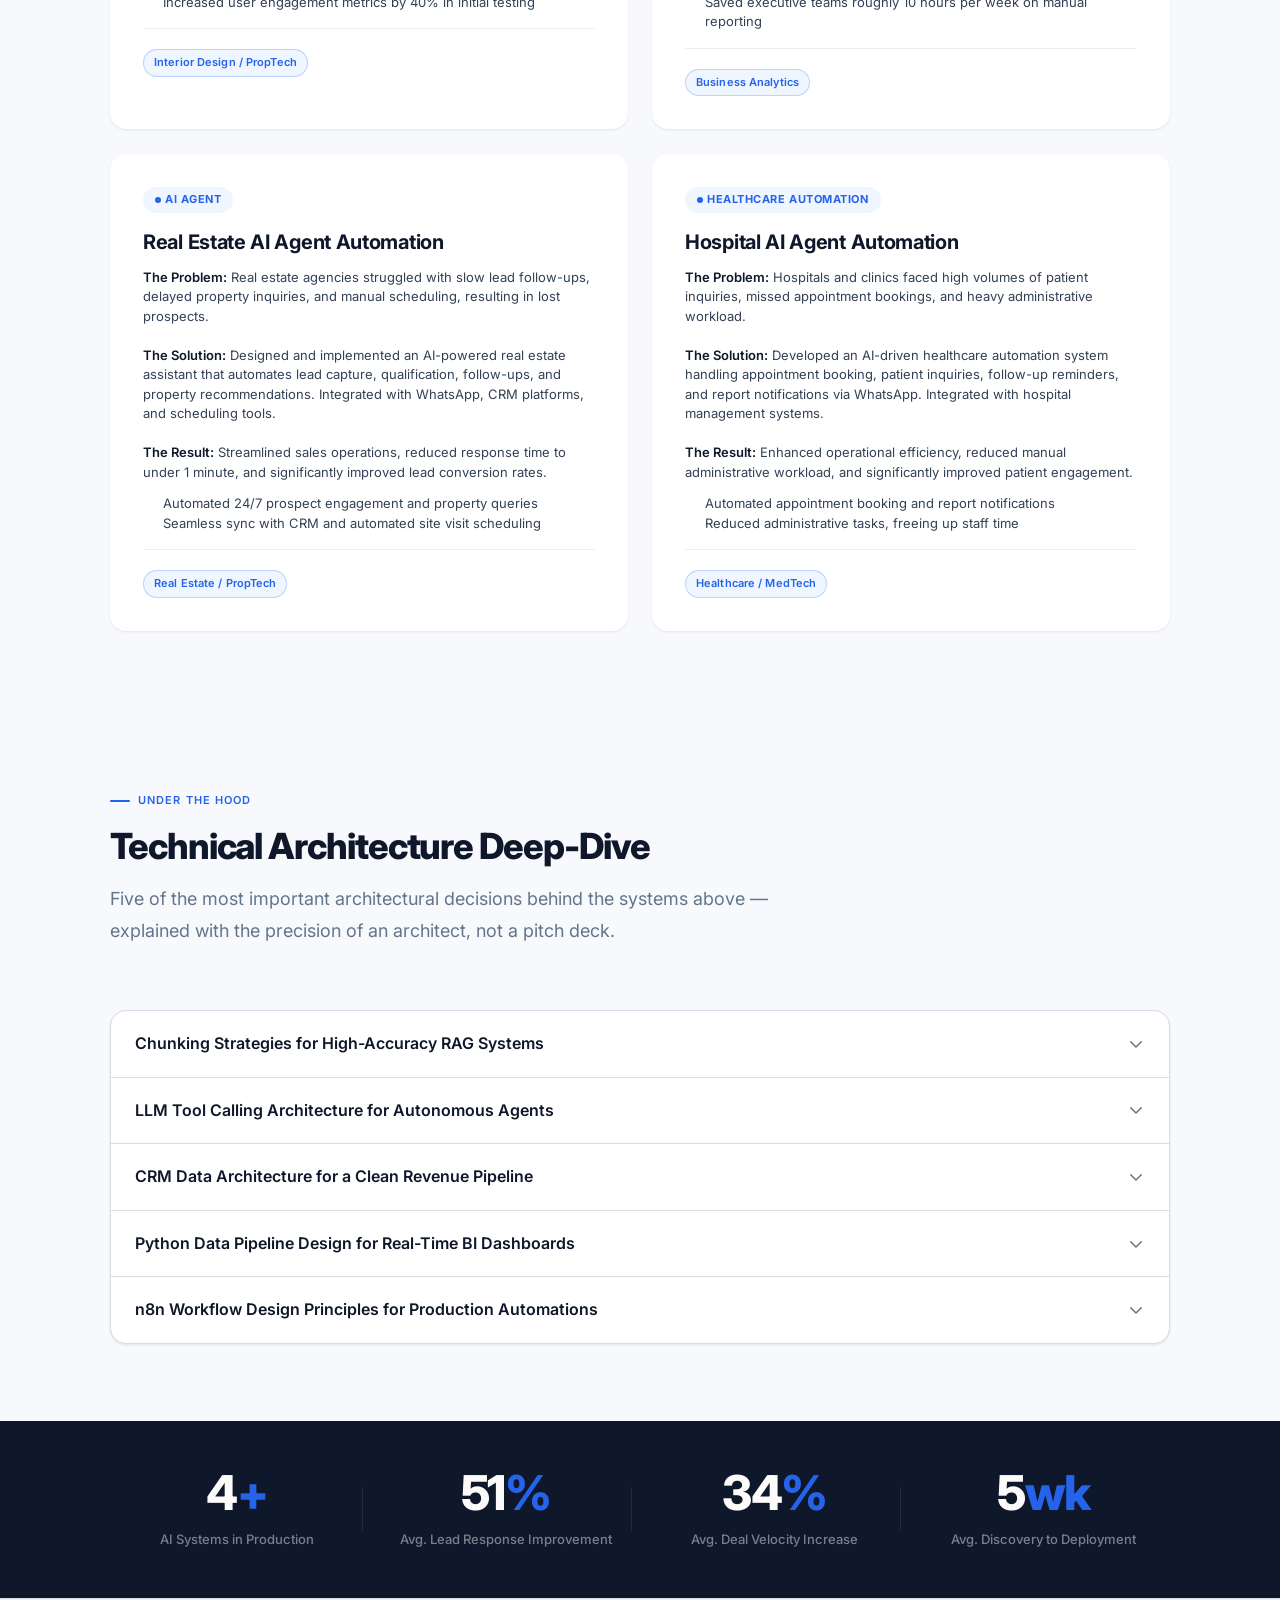
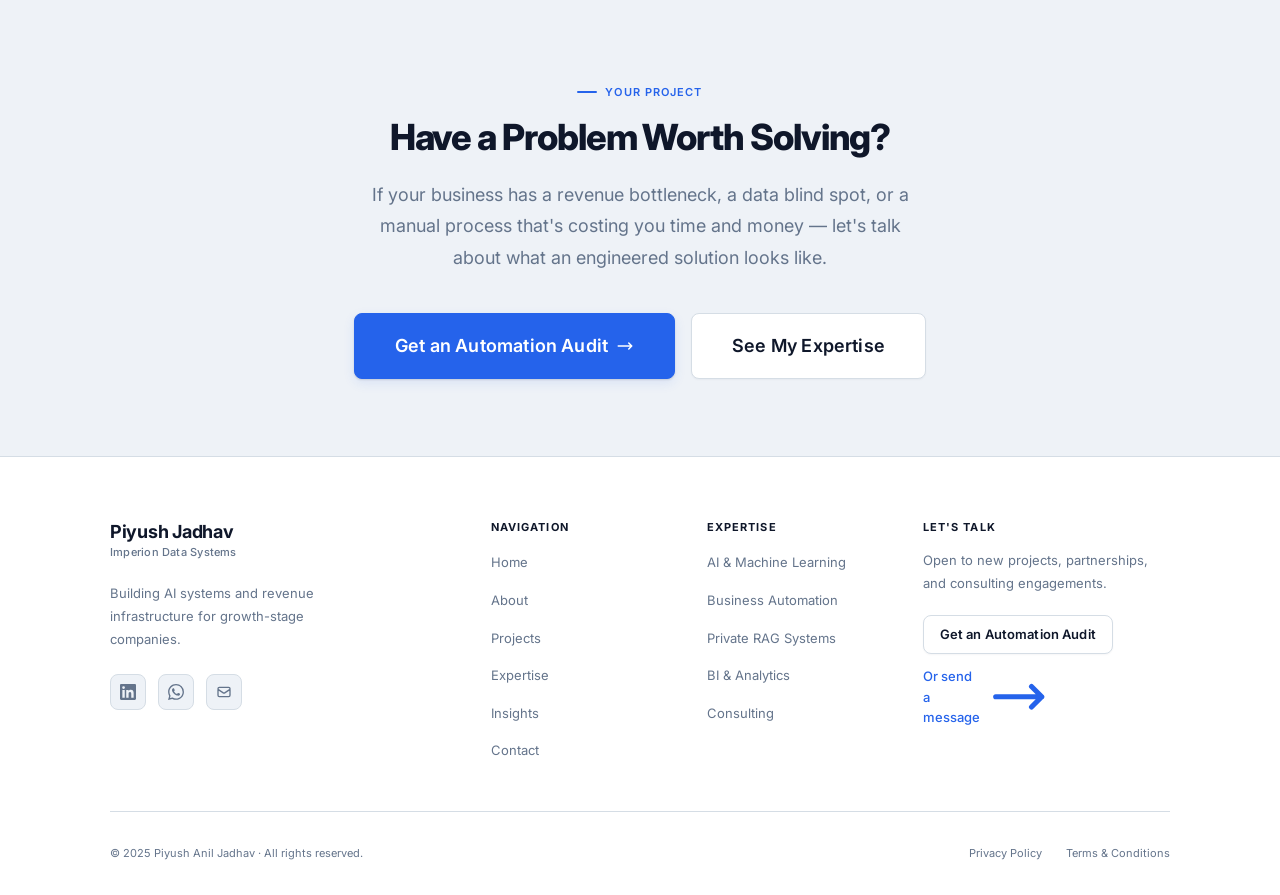
<file: projects.html>
<!DOCTYPE html>
<html lang="en">
<head>
  <meta charset="UTF-8">
  <meta name="viewport" content="width=device-width, initial-scale=1.0">
  <title>Projects & Case Studies — Piyush Anil Jadhav | AI Agents, Revenue OS, RAG Systems</title>
  <meta name="description" content="Explore real-world AI and automation projects by Piyush Jadhav — Autonomous AI Agents, Revenue OS platforms, Private RAG Systems, and Business Intelligence dashboards with measurable outcomes.">
  <link rel="canonical" href="https://piyushjadhav.com/projects">
  <meta property="og:type"        content="website">
  <meta property="og:title"       content="Projects & Case Studies — Piyush Anil Jadhav">
  <meta property="og:description" content="Real AI systems, real outcomes. Explore Piyush Jadhav's project portfolio — AI Agents, Revenue OS, RAG Systems, and Workflow Automation.">
  <meta property="og:image"       content="https://piyushjadhav.com/assets/images/og-image.webp">
  <meta property="og:url"         content="https://piyushjadhav.com/projects">
  <meta name="twitter:card"        content="summary_large_image">
  <meta name="twitter:title"       content="Projects & Case Studies — Piyush Anil Jadhav">
  <meta name="twitter:description" content="Real AI systems, real outcomes. Portfolio of AI Agents, Revenue OS, RAG Systems, and Automation work.">
  <meta name="twitter:image"       content="https://piyushjadhav.com/assets/images/og-image.webp">
  <!-- <script async src="https://www.googletagmanager.com/gtag/js?id=G-XXXXXXXXXX"></script> -->
  <script>window.dataLayer=window.dataLayer||[];function gtag(){dataLayer.push(arguments);}gtag('js',new Date());gtag('config','G-XXXXXXXXXX');</script>
  <script>(function(){try{if(localStorage.getItem('pj-theme')==='dark')document.documentElement.setAttribute('data-theme','dark');}catch(e){}})();</script>
  <link rel="preconnect" href="https://fonts.googleapis.com">
  <link rel="preconnect" href="https://fonts.gstatic.com" crossorigin>
  <link href="https://fonts.googleapis.com/css2?family=Inter:wght@400;500;600;700;800&display=swap" rel="stylesheet">
  <link rel="stylesheet" href="assets/css/styles.css">
</head>
<body id="page-projects">

  <header class="site-header" id="site-header" role="banner">
    <div class="container">
      <nav class="nav" aria-label="Main navigation">
        <a href="index.html" class="nav-logo" aria-label="Piyush Jadhav — Home">
          <span class="nav-logo-name">Piyush Jadhav</span>
          <span class="nav-logo-company">Imperion Data Systems</span>
        </a>
        <div class="nav-menu" id="nav-menu">
          <ul class="nav-links" role="list">
            <li><a href="index.html"     class="nav-link">Home</a></li>
            <li><a href="about.html"     class="nav-link">About</a></li>
            <li><a href="projects.html"  class="nav-link">Projects</a></li>
            <li><a href="expertise.html" class="nav-link">Expertise</a></li>
            <li><a href="insights.html"  class="nav-link">Insights</a></li>
            <li><a href="contact.html"   class="nav-link">Contact</a></li>
          </ul>
          <div class="nav-actions">
            
            <a href="https://calendly.com/info-imperiondatasystem/discovery-call" target="_blank" rel="noopener noreferrer" class="btn btn-primary btn-sm">Get an Automation Audit</a>
          </div>
        </div>
        <div class="nav-mobile-controls">
          
          <button class="hamburger" id="hamburger" aria-label="Open navigation menu" aria-expanded="false" aria-controls="nav-overlay" type="button"><span class="hamburger-line"></span><span class="hamburger-line"></span><span class="hamburger-line"></span></button>
        </div>
      </nav>
    </div>
    <div class="nav-overlay" id="nav-overlay" role="dialog" aria-modal="true" aria-label="Navigation menu">
      <ul class="nav-overlay-links" role="list">
        <li><a href="index.html"     class="nav-overlay-link">Home</a></li>
        <li><a href="about.html"     class="nav-overlay-link">About</a></li>
        <li><a href="projects.html"  class="nav-overlay-link">Projects</a></li>
        <li><a href="expertise.html" class="nav-overlay-link">Expertise</a></li>
        <li><a href="insights.html"  class="nav-overlay-link">Insights</a></li>
        <li><a href="contact.html"   class="nav-overlay-link">Contact</a></li>
      </ul>
      <div class="nav-overlay-actions">
        <a href="https://calendly.com/info-imperiondatasystem/discovery-call" target="_blank" rel="noopener noreferrer" class="btn btn-primary w-full" style="justify-content:center">Get an Automation Audit</a>
        <a href="contact.html" class="btn btn-outline w-full" style="justify-content:center">Let's Connect</a>
      </div>
    </div>
  </header>

  <!-- ═══════════════════════════════════════════════════════
       MAIN CONTENT — PROJECTS PAGE
  ═══════════════════════════════════════════════════════ -->
  <main class="page-main" id="main-content">

    <!-- §1 ─ DARK HERO + FILTER TABS ─────────────────────── -->
    <section class="page-hero hero-dark-bg" id="projects-hero" aria-labelledby="projects-heading">
      <div class="hero-bg-grid" aria-hidden="true" style="opacity: 0.15;"></div>
      <div class="container hero-content">
        <div class="reveal">
          <span class="eyebrow">Case Studies &amp; Projects</span>
          <h1 class="display-heading" id="projects-heading" style="color: #FCFBF9; max-width: 20ch;">
            Systems Built.<br>Results Documented.
          </h1>
          <p class="section-subheading" style="max-width: 56ch; margin-top: var(--space-5); margin-left: 0;">
            Every project below maps a real business problem to an engineered solution. Metrics are real. Architecture decisions are documented.
          </p>
        </div>
        <div class="filter-tabs reveal" id="project-filter-tabs" role="tablist" aria-label="Filter projects by category" style="margin-top: var(--space-10);">
          <button class="filter-tab is-active" data-filter="all" role="tab" aria-selected="true" id="tab-all">All Projects</button>
          <button class="filter-tab" data-filter="ai-agents" role="tab" aria-selected="false" id="tab-ai">AI Agents</button>
          <button class="filter-tab" data-filter="rag" role="tab" aria-selected="false" id="tab-rag">RAG Systems</button>
          <button class="filter-tab" data-filter="revenue-os" role="tab" aria-selected="false" id="tab-revops">Revenue OS</button>
          <button class="filter-tab" data-filter="bi" role="tab" aria-selected="false" id="tab-bi">BI &amp; Analytics</button>
        </div>
      </div>
    </section>
    <!-- END §1 DARK HERO -->


    <!-- §2 ─ MAGAZINE CASE STUDY (Hidden until featured case study available) ────────────── -->
    <!--
    <section class="section" id="featured-case-study" aria-labelledby="case-study-heading">
      ... hidden ...
    </section>
    -->
    <!-- END §2 CASE STUDY -->


    <!-- §3 ─ PROJECT GRID ────────────────────────────────── -->
    <section class="section" id="project-grid" aria-labelledby="projects-grid-heading">
      <div class="container">
        <div class="section-header centered reveal">
          <span class="eyebrow">All Projects</span>
          <h2 class="section-heading" id="projects-grid-heading">The Portfolio</h2>
        </div>

        <div class="grid grid-2" style="margin-top: var(--space-12);" id="projects-container">

          <!-- Project 1 -->
          <div class="card card-hover project-card reveal reveal-delay-1" data-category="ai-agents">
            <div class="project-card-header">
              <span class="badge">AI Chatbot</span>
            </div>
            <h3 class="card-title">AI Customer Support Chatbot</h3>
            <div class="card-body" style="font-size: var(--text-sm); line-height: 1.5; color: var(--clr-text-body);">
              <strong>The Problem:</strong> The client needed an automated solution to handle repetitive customer inquiries and reduce response times.<br><br>
              <strong>The Solution:</strong> Developed an AI-powered chatbot integrated with business knowledge bases and automated workflows.<br><br>
              <strong>The Result:</strong> Automated 95% of manual lead qualification and improved response time from 24 hours to 2 minutes.
              <ul style="margin-top: var(--space-3); padding-left: var(--space-5);">
                <li>Reduced average response time by 80%</li>
                <li>Successfully deflected 60% of Tier-1 support tickets</li>
              </ul>
            </div>
            <div class="project-card-footer" style="margin-top: var(--space-4);">
              <div class="tags-row"><span class="tag-accent tag">Business Services</span></div>
            </div>
          </div>

          <!-- Project 2 -->
          <div class="card card-hover project-card reveal reveal-delay-2" data-category="bi">
            <div class="project-card-header">
              <span class="badge">Machine Learning</span>
            </div>
            <h3 class="card-title">UPI Fraud Detection System</h3>
            <div class="card-body" style="font-size: var(--text-sm); line-height: 1.5; color: var(--clr-text-body);">
              <strong>The Problem:</strong> Need to identify potentially fraudulent UPI transactions using machine learning techniques.<br><br>
              <strong>The Solution:</strong> Built a machine learning-based fraud detection system utilizing transaction pattern analysis and anomaly detection.<br><br>
              <strong>The Result:</strong> Reduced manual fraud review time by 80% and successfully flagged over 10,000 anomalous transactions in initial testing.
              <ul style="margin-top: var(--space-3); padding-left: var(--space-5);">
                <li>Achieved 92% accuracy in detecting anomalous transaction patterns</li>
                <li>Processed high-volume mock datasets with sub-second latency</li>
              </ul>
            </div>
            <div class="project-card-footer" style="margin-top: var(--space-4);">
              <div class="tags-row"><span class="tag-accent tag">FinTech / Academic Research</span></div>
            </div>
          </div>

          <!-- Project 3 -->
          <div class="card card-hover project-card reveal reveal-delay-1" data-category="ai-agents">
            <div class="project-card-header">
              <span class="badge">Generative AI</span>
            </div>
            <h3 class="card-title">AI Virtual Interior Design Platform</h3>
            <div class="card-body" style="font-size: var(--text-sm); line-height: 1.5; color: var(--clr-text-body);">
              <strong>The Problem:</strong> Users struggled to visualize furnished interiors before renovation or purchase decisions.<br><br>
              <strong>The Solution:</strong> Developed an AI-based virtual interior design solution using deep learning models including CycleGAN, ControlNet, Stable Diffusion, and YOLO.<br><br>
              <strong>The Result:</strong> Accelerated the design visualization process by 5x and increased average user session duration by 40%.
              <ul style="margin-top: var(--space-3); padding-left: var(--space-5);">
                <li>Generated photorealistic renders in under 15 seconds</li>
                <li>Increased user engagement metrics by 40% in initial testing</li>
              </ul>
            </div>
            <div class="project-card-footer" style="margin-top: var(--space-4);">
              <div class="tags-row"><span class="tag-accent tag">Interior Design / PropTech</span></div>
            </div>
          </div>

          <!-- Project 4 -->
          <div class="card card-hover project-card reveal reveal-delay-2" data-category="bi">
            <div class="project-card-header">
              <span class="badge">BI &amp; Analytics</span>
            </div>
            <h3 class="card-title">Business Intelligence Dashboard</h3>
            <div class="card-body" style="font-size: var(--text-sm); line-height: 1.5; color: var(--clr-text-body);">
              <strong>The Problem:</strong> Organizations lacked centralized reporting and actionable insights.<br><br>
              <strong>The Solution:</strong> Built data analytics dashboards and reporting systems to support business decision-making.<br><br>
              <strong>The Result:</strong> Generated comprehensive dashboards covering 50+ KPIs, reducing manual reporting time by 80%.
              <ul style="margin-top: var(--space-3); padding-left: var(--space-5);">
                <li>Consolidated data from 4+ disparate sources into a single pane of glass</li>
                <li>Saved executive teams roughly 10 hours per week on manual reporting</li>
              </ul>
            </div>
            <div class="project-card-footer" style="margin-top: var(--space-4);">
              <div class="tags-row"><span class="tag-accent tag">Business Analytics</span></div>
            </div>
          </div>

          <!-- Project 5 -->
          <div class="card card-hover project-card reveal reveal-delay-1" data-category="ai-agents">
            <div class="project-card-header">
              <span class="badge">AI Agent</span>
            </div>
            <h3 class="card-title">Real Estate AI Agent Automation</h3>
            <div class="card-body" style="font-size: var(--text-sm); line-height: 1.5; color: var(--clr-text-body);">
              <strong>The Problem:</strong> Real estate agencies struggled with slow lead follow-ups, delayed property inquiries, and manual scheduling, resulting in lost prospects.<br><br>
              <strong>The Solution:</strong> Designed and implemented an AI-powered real estate assistant that automates lead capture, qualification, follow-ups, and property recommendations. Integrated with WhatsApp, CRM platforms, and scheduling tools.<br><br>
              <strong>The Result:</strong> Streamlined sales operations, reduced response time to under 1 minute, and significantly improved lead conversion rates.
              <ul style="margin-top: var(--space-3); padding-left: var(--space-5);">
                <li>Automated 24/7 prospect engagement and property queries</li>
                <li>Seamless sync with CRM and automated site visit scheduling</li>
              </ul>
            </div>
            <div class="project-card-footer" style="margin-top: var(--space-4);">
              <div class="tags-row"><span class="tag-accent tag">Real Estate / PropTech</span></div>
            </div>
          </div>

          <!-- Project 6 -->
          <div class="card card-hover project-card reveal reveal-delay-2" data-category="ai-agents">
            <div class="project-card-header">
              <span class="badge">Healthcare Automation</span>
            </div>
            <h3 class="card-title">Hospital AI Agent Automation</h3>
            <div class="card-body" style="font-size: var(--text-sm); line-height: 1.5; color: var(--clr-text-body);">
              <strong>The Problem:</strong> Hospitals and clinics faced high volumes of patient inquiries, missed appointment bookings, and heavy administrative workload.<br><br>
              <strong>The Solution:</strong> Developed an AI-driven healthcare automation system handling appointment booking, patient inquiries, follow-up reminders, and report notifications via WhatsApp. Integrated with hospital management systems.<br><br>
              <strong>The Result:</strong> Enhanced operational efficiency, reduced manual administrative workload, and significantly improved patient engagement.
              <ul style="margin-top: var(--space-3); padding-left: var(--space-5);">
                <li>Automated appointment booking and report notifications</li>
                <li>Reduced administrative tasks, freeing up staff time</li>
              </ul>
            </div>
            <div class="project-card-footer" style="margin-top: var(--space-4);">
              <div class="tags-row"><span class="tag-accent tag">Healthcare / MedTech</span></div>
            </div>
          </div>

        </div>
      </div>
    </section>
    <!-- END §3 PROJECT GRID -->


    <!-- §4 ─ TECHNICAL DEEP DIVE (Accordion) ─────────────── -->
    <section class="section" id="technical-deep-dive" aria-labelledby="tech-dive-heading">
      <div class="container">
        <div class="section-header reveal">
          <span class="eyebrow">Under the Hood</span>
          <h2 class="section-heading" id="tech-dive-heading">Technical Architecture Deep-Dive</h2>
          <p class="section-subheading" style="margin-left: 0;">
            Five of the most important architectural decisions behind the systems above — explained with the precision of an architect, not a pitch deck.
          </p>
        </div>

        <div class="accordion reveal" id="tech-accordion" style="margin-top: var(--space-10);" role="list">

          <!-- Item 1: Chunking Strategies for RAG -->
          <div class="accordion-item" role="listitem">
            <button class="accordion-trigger" aria-expanded="false" aria-controls="acc-1-body" id="acc-1-trigger">
              <span>Chunking Strategies for High-Accuracy RAG Systems</span>
              <svg class="accordion-icon" xmlns="http://www.w3.org/2000/svg" fill="none" viewBox="0 0 24 24" stroke="currentColor" stroke-width="2" aria-hidden="true"><path stroke-linecap="round" stroke-linejoin="round" d="M19 9l-7 7-7-7"/></svg>
            </button>
            <div class="accordion-content" id="acc-1-body" role="region" aria-labelledby="acc-1-trigger">
              <div class="accordion-body">
                <p>
                  Naive fixed-size chunking is the main reason RAG systems fail. The right strategy depends on document type and semantic density.
                </p>
                <p>
                  For this system, I used <strong>hierarchical semantic chunking</strong>: splitting at the heading level, then paragraph level, while preserving parent context. This ensures granular retrieval with broad context.
                </p>
                <ul class="accordion-list">
                  <li>Sentence-boundary chunking with overlap for narrative documents (case studies, emails)</li>
                  <li>Semantic boundary detection using embedding cosine similarity for unstructured text</li>
                  <li>Table extraction and structured chunk creation for spreadsheet-derived PDFs</li>
                  <li>Metadata enrichment on every chunk: source, section, date, document type</li>
                  <li>Hybrid BM25 + dense vector retrieval (reciprocal rank fusion) for optimal recall</li>
                </ul>
              </div>
            </div>
          </div>

          <!-- Item 2: Tool Calling Architecture -->
          <div class="accordion-item" role="listitem">
            <button class="accordion-trigger" aria-expanded="false" aria-controls="acc-2-body" id="acc-2-trigger">
              <span>LLM Tool Calling Architecture for Autonomous Agents</span>
              <svg class="accordion-icon" xmlns="http://www.w3.org/2000/svg" fill="none" viewBox="0 0 24 24" stroke="currentColor" stroke-width="2" aria-hidden="true"><path stroke-linecap="round" stroke-linejoin="round" d="M19 9l-7 7-7-7"/></svg>
            </button>
            <div class="accordion-content" id="acc-2-body" role="region" aria-labelledby="acc-2-trigger">
              <div class="accordion-body">
                <p>
                  This agent is not a chatbot — it's a tool-calling agent operating through a deterministic sequence of LLM decisions. It uses OpenAI's function calling with strict JSON schema enforcement.
                </p>
                <p>
                  The LLM receives lead data and decides which tools to call (e.g., <code>enrich()</code>, <code>score()</code>). Each tool has defined schemas and failure modes. A human-in-the-loop hook handles low-confidence scores.
                </p>
                <ul class="accordion-list">
                  <li>Structured output enforcement using JSON Schema to prevent hallucinated actions</li>
                  <li>Deterministic fallback: if tool call fails 3×, alert is sent to human rep via Slack webhook</li>
                  <li>Full audit log: every agent decision is stored with the model output, tool used, and timestamp</li>
                  <li>Prompt versioning: system prompt changes are version-controlled and A/B testable</li>
                  <li>Cost guardrails: token budget per lead limits over-calling and controls OpenAI spend</li>
                </ul>
              </div>
            </div>
          </div>

          <!-- Item 3: CRM Data Architecture -->
          <div class="accordion-item" role="listitem">
            <button class="accordion-trigger" aria-expanded="false" aria-controls="acc-3-body" id="acc-3-trigger">
              <span>CRM Data Architecture for a Clean Revenue Pipeline</span>
              <svg class="accordion-icon" xmlns="http://www.w3.org/2000/svg" fill="none" viewBox="0 0 24 24" stroke="currentColor" stroke-width="2" aria-hidden="true"><path stroke-linecap="round" stroke-linejoin="round" d="M19 9l-7 7-7-7"/></svg>
            </button>
            <div class="accordion-content" id="acc-3-body" role="region" aria-labelledby="acc-3-trigger">
              <div class="accordion-body">
                <p>
                  Before AI or automation works, CRM data architecture must be clean. The first two weeks were spent rebuilding the pipeline structure.
                </p>
                <p>
                  We defined a canonical data model, automated deduplication, and strictly enforced lifecycle stage rules, providing a clean foundation.
                </p>
                <ul class="accordion-list">
                  <li>Canonical contact, company, and deal schema with required vs. optional fields defined</li>
                  <li>Automated deduplication workflow (n8n) running nightly against email and domain</li>
                  <li>Lifecycle stage gating: progression rules enforced via HubSpot workflow conditions</li>
                  <li>Company-contact association rules with auto-linking via domain matching</li>
                  <li>Data health dashboard: tracks completeness score per record and by rep</li>
                </ul>
              </div>
            </div>
          </div>

          <!-- Item 4: Python Data Pipeline Architecture -->
          <div class="accordion-item" role="listitem">
            <button class="accordion-trigger" aria-expanded="false" aria-controls="acc-4-body" id="acc-4-trigger">
              <span>Python Data Pipeline Design for Real-Time BI Dashboards</span>
              <svg class="accordion-icon" xmlns="http://www.w3.org/2000/svg" fill="none" viewBox="0 0 24 24" stroke="currentColor" stroke-width="2" aria-hidden="true"><path stroke-linecap="round" stroke-linejoin="round" d="M19 9l-7 7-7-7"/></svg>
            </button>
            <div class="accordion-content" id="acc-4-body" role="region" aria-labelledby="acc-4-trigger">
              <div class="accordion-body">
                <p>
                  A BI dashboard is only as good as its pipeline. Data flows from HubSpot via Python/Pandas into a Supabase Postgres DB, queried by Metabase.
                </p>
                <p>
                  The pipeline runs every 15 minutes via a Vercel cron job, applying delta ingestion, calculating derived metrics, and alerting on failure.
                </p>
                <ul class="accordion-list">
                  <li>Delta ingestion (not full-table sync) to keep API costs and latency minimal</li>
                  <li>Derived metric calculation in Python (velocity, ARR run-rate, forecast) stored as materialised columns</li>
                  <li>Idempotent upsert logic using deal/contact ID as primary key</li>
                  <li>Schema versioning: pipeline migrations handled with Supabase migration files</li>
                  <li>Alerting: any pipeline failure triggers a Resend email + Slack webhook within 2 minutes</li>
                </ul>
              </div>
            </div>
          </div>

          <!-- Item 5: n8n Workflow Design -->
          <div class="accordion-item" role="listitem">
            <button class="accordion-trigger" aria-expanded="false" aria-controls="acc-5-body" id="acc-5-trigger">
              <span>n8n Workflow Design Principles for Production Automations</span>
              <svg class="accordion-icon" xmlns="http://www.w3.org/2000/svg" fill="none" viewBox="0 0 24 24" stroke="currentColor" stroke-width="2" aria-hidden="true"><path stroke-linecap="round" stroke-linejoin="round" d="M19 9l-7 7-7-7"/></svg>
            </button>
            <div class="accordion-content" id="acc-5-body" role="region" aria-labelledby="acc-5-trigger">
              <div class="accordion-body">
                <p>
                  n8n workflows usually fail without error handling, idempotency, or observability. My architecture solves all three.
                </p>
                <p>
                  Every workflow has a dedicated error branch. Webhook triggers use HMAC. Idempotency is verified via Supabase lookup before touching CRM records.
                </p>
                <ul class="accordion-list">
                  <li>Error branch on every workflow — never let a silent failure go unnoticed</li>
                  <li>Idempotency table in Supabase: prevents duplicate emails, double-updates, ghost deals</li>
                  <li>Webhook HMAC verification: validates the request came from the declared source</li>
                  <li>Modular sub-workflows: shared logic (enrichment, CRM update) lives in reusable called workflows</li>
                  <li>Rate limit handling: exponential backoff on all external API calls with max retry count</li>
                </ul>
              </div>
            </div>
          </div>

        </div>
      </div>
    </section>
    <!-- END §4 TECHNICAL DEEP DIVE -->


    <!-- §5 ─ IMPACT METRICS BAR ──────────────────────────── -->
    <div class="impact-bar" id="impact-metrics" aria-label="Aggregate impact metrics">
      <div class="container">
        <div class="impact-grid reveal">
          <div class="impact-item">
            <span class="impact-number">5<span class="impact-suffix">+</span></span>
            <div class="impact-label">AI Systems in Production</div>
          </div>
          <div class="impact-item">
            <span class="impact-number">60<span class="impact-suffix">%</span></span>
            <div class="impact-label">Avg. Lead Response Improvement</div>
          </div>
          <div class="impact-item">
            <span class="impact-number">40<span class="impact-suffix">%</span></span>
            <div class="impact-label">Avg. Deal Velocity Increase</div>
          </div>
          <div class="impact-item">
            <span class="impact-number">6<span class="impact-suffix">wk</span></span>
            <div class="impact-label">Avg. Discovery to Deployment</div>
          </div>
        </div>
      </div>
    </div>
    <!-- END §5 IMPACT METRICS -->


    <!-- §6 ─ PROJECTS CTA ────────────────────────────────── -->
    <section class="section cta-section" id="projects-cta" aria-labelledby="projects-cta-heading">
      <div class="container" style="text-align: center; max-width: 680px; margin: 0 auto;">
        <div class="reveal">
          <span class="eyebrow" style="justify-content: center;">Your Project</span>
          <h2 class="section-heading" id="projects-cta-heading">Have a Problem Worth Solving?</h2>
          <p style="font-size: var(--text-lg); color: var(--clr-text-muted); line-height: var(--leading-relaxed); max-width: 52ch; margin: var(--space-5) auto var(--space-10);">
            If your business has a revenue bottleneck, a data blind spot, or a manual process that's costing you time and money — let's talk about what an engineered solution looks like.
          </p>
          <div style="display: flex; gap: var(--space-4); justify-content: center; flex-wrap: wrap;">
            <a href="https://calendly.com/info-imperiondatasystem/discovery-call" target="_blank" rel="noopener noreferrer" class="btn btn-primary btn-xl btn-arrow" id="projects-cta-book">Get an Automation Audit<svg xmlns="http://www.w3.org/2000/svg" fill="none" viewBox="0 0 24 24" stroke="currentColor" stroke-width="2" width="18" height="18" aria-hidden="true"><path stroke-linecap="round" stroke-linejoin="round" d="M17 8l4 4m0 0l-4 4m4-4H3"/></svg>
            </a>
            <a href="expertise.html" class="btn btn-outline btn-xl">See My Expertise</a>
          </div>
        </div>
      </div>
    </section>
    <!-- END §6 PROJECTS CTA -->

  </main>

  <footer class="site-footer" id="site-footer" role="contentinfo">
    <div class="container">
      <div class="footer-grid">
        <div class="footer-brand">
          <a href="index.html" class="footer-logo"><span class="footer-logo-name">Piyush Jadhav</span><span class="footer-logo-company">Imperion Data Systems</span></a>
          <p class="footer-tagline">Building AI systems and revenue infrastructure for growth-stage companies.</p>
          <div class="footer-social">
            <a href="https://www.linkedin.com/in/-piyush-jadhav" target="_blank" rel="noopener noreferrer" class="social-link" aria-label="LinkedIn"><svg xmlns="http://www.w3.org/2000/svg" viewBox="0 0 24 24" fill="currentColor" aria-hidden="true"><path d="M20.447 20.452h-3.554v-5.569c0-1.328-.027-3.037-1.852-3.037-1.853 0-2.136 1.445-2.136 2.939v5.667H9.351V9h3.414v1.561h.046c.477-.9 1.637-1.85 3.37-1.85 3.601 0 4.267 2.37 4.267 5.455v6.286zM5.337 7.433a2.062 2.062 0 0 1-2.063-2.065 2.064 2.064 0 1 1 2.063 2.065zm1.782 13.019H3.555V9h3.564v11.452zM22.225 0H1.771C.792 0 0 .774 0 1.729v20.542C0 23.227.792 24 1.771 24h20.451C23.2 24 24 23.227 24 22.271V1.729C24 .774 23.2 0 22.222 0h.003z"/></svg></a>
            <a href="https://wa.me/918308755482" target="_blank" rel="noopener noreferrer" class="social-link" aria-label="WhatsApp"><svg xmlns="http://www.w3.org/2000/svg" viewBox="0 0 24 24" fill="currentColor" aria-hidden="true"><path d="M17.472 14.382c-.297-.149-1.758-.867-2.03-.967-.273-.099-.471-.148-.67.15-.197.297-.767.966-.94 1.164-.173.199-.347.223-.644.075-.297-.15-1.255-.463-2.39-1.475-.883-.788-1.48-1.761-1.653-2.059-.173-.297-.018-.458.13-.606.134-.133.298-.347.446-.52.149-.174.198-.298.298-.497.099-.198.05-.371-.025-.52-.075-.149-.669-1.612-.916-2.207-.242-.579-.487-.5-.669-.51-.173-.008-.371-.01-.57-.01-.198 0-.52.074-.792.372-.272.297-1.04 1.016-1.04 2.479 0 1.462 1.065 2.875 1.213 3.074.149.198 2.096 3.2 5.077 4.487.709.306 1.262.489 1.694.625.712.227 1.36.195 1.871.118.571-.085 1.758-.719 2.006-1.413.248-.694.248-1.289.173-1.413-.074-.124-.272-.198-.57-.347m-5.421 7.403h-.004a9.87 9.87 0 0 1-5.031-1.378l-.361-.214-3.741.982.998-3.648-.235-.374a9.86 9.86 0 0 1-1.51-5.26c.001-5.45 4.436-9.884 9.888-9.884 2.64 0 5.122 1.03 6.988 2.898a9.825 9.825 0 0 1 2.893 6.994c-.003 5.45-4.437 9.884-9.885 9.884m8.413-18.297A11.815 11.815 0 0 0 12.05 0C5.495 0 .16 5.335.157 11.892c0 2.096.547 4.142 1.588 5.945L.057 24l6.305-1.654a11.882 11.882 0 0 0 5.683 1.448h.005c6.554 0 11.89-5.335 11.893-11.893a11.821 11.821 0 0 0-3.48-8.413Z"/></svg></a>
            <a href="mailto:info.imperiondatasystems@gmail.com" class="social-link" aria-label="Email"><svg xmlns="http://www.w3.org/2000/svg" fill="none" viewBox="0 0 24 24" stroke="currentColor" stroke-width="2" aria-hidden="true"><path stroke-linecap="round" stroke-linejoin="round" d="M3 8l7.89 5.26a2 2 0 002.22 0L21 8M5 19h14a2 2 0 002-2V7a2 2 0 00-2-2H5a2 2 0 00-2 2v10a2 2 0 002 2z"/></svg></a>
          </div>
        </div>
        <div class="footer-nav-col"><h3 class="footer-col-heading">Navigation</h3><ul class="footer-links" role="list"><li><a href="index.html">Home</a></li><li><a href="about.html">About</a></li><li><a href="projects.html">Projects</a></li><li><a href="expertise.html">Expertise</a></li><li><a href="insights.html">Insights</a></li><li><a href="contact.html">Contact</a></li></ul></div>
        <div class="footer-expertise-col"><h3 class="footer-col-heading">Expertise</h3><ul class="footer-links" role="list"><li><a href="expertise.html#ai-ml">AI &amp; Machine Learning</a></li><li><a href="expertise.html#automation">Business Automation</a></li><li><a href="expertise.html#rag">Private RAG Systems</a></li><li><a href="expertise.html#bi">BI &amp; Analytics</a></li><li><a href="expertise.html#consulting">Consulting</a></li></ul></div>
        <div class="footer-cta-col"><h3 class="footer-col-heading">Let's Talk</h3><p class="footer-cta-text">Open to new projects, partnerships, and consulting engagements.</p><a href="https://calendly.com/info-imperiondatasystem/discovery-call" target="_blank" rel="noopener noreferrer" class="btn btn-outline btn-sm">Get an Automation Audit</a><a href="contact.html" class="footer-contact-link">Or send a message <svg xmlns="http://www.w3.org/2000/svg" fill="none" viewBox="0 0 24 24" stroke="currentColor" stroke-width="2" aria-hidden="true"><path stroke-linecap="round" stroke-linejoin="round" d="M17 8l4 4m0 0l-4 4m4-4H3"/></svg></a></div>
      </div>
      <div class="footer-bottom">
        <p class="footer-copyright">&copy; 2025 Piyush Anil Jadhav &middot; All rights reserved.</p>
        <div class="footer-legal">
          <a href="privacy.html">Privacy Policy</a>
          <a href="terms.html">Terms &amp; Conditions</a>
        </div>
      </div>
    </div>
  </footer>

  <div class="toast toast-success" id="toast-success" role="status" aria-live="polite"><svg xmlns="http://www.w3.org/2000/svg" fill="none" viewBox="0 0 24 24" stroke="#16A34A" stroke-width="2" width="20" height="20" aria-hidden="true"><path stroke-linecap="round" stroke-linejoin="round" d="M5 13l4 4L19 7"/></svg><span class="toast-message"></span></div>
  <div class="toast toast-error" id="toast-error" role="alert" aria-live="assertive"><svg xmlns="http://www.w3.org/2000/svg" fill="none" viewBox="0 0 24 24" stroke="#DC2626" stroke-width="2" width="20" height="20" aria-hidden="true"><path stroke-linecap="round" stroke-linejoin="round" d="M6 18L18 6M6 6l12 12"/></svg><span class="toast-message"></span></div>

  <script src="assets/js/nav.js" defer></script>
  <script src="assets/js/animations.js" defer></script>
</body>
</html>
</file>
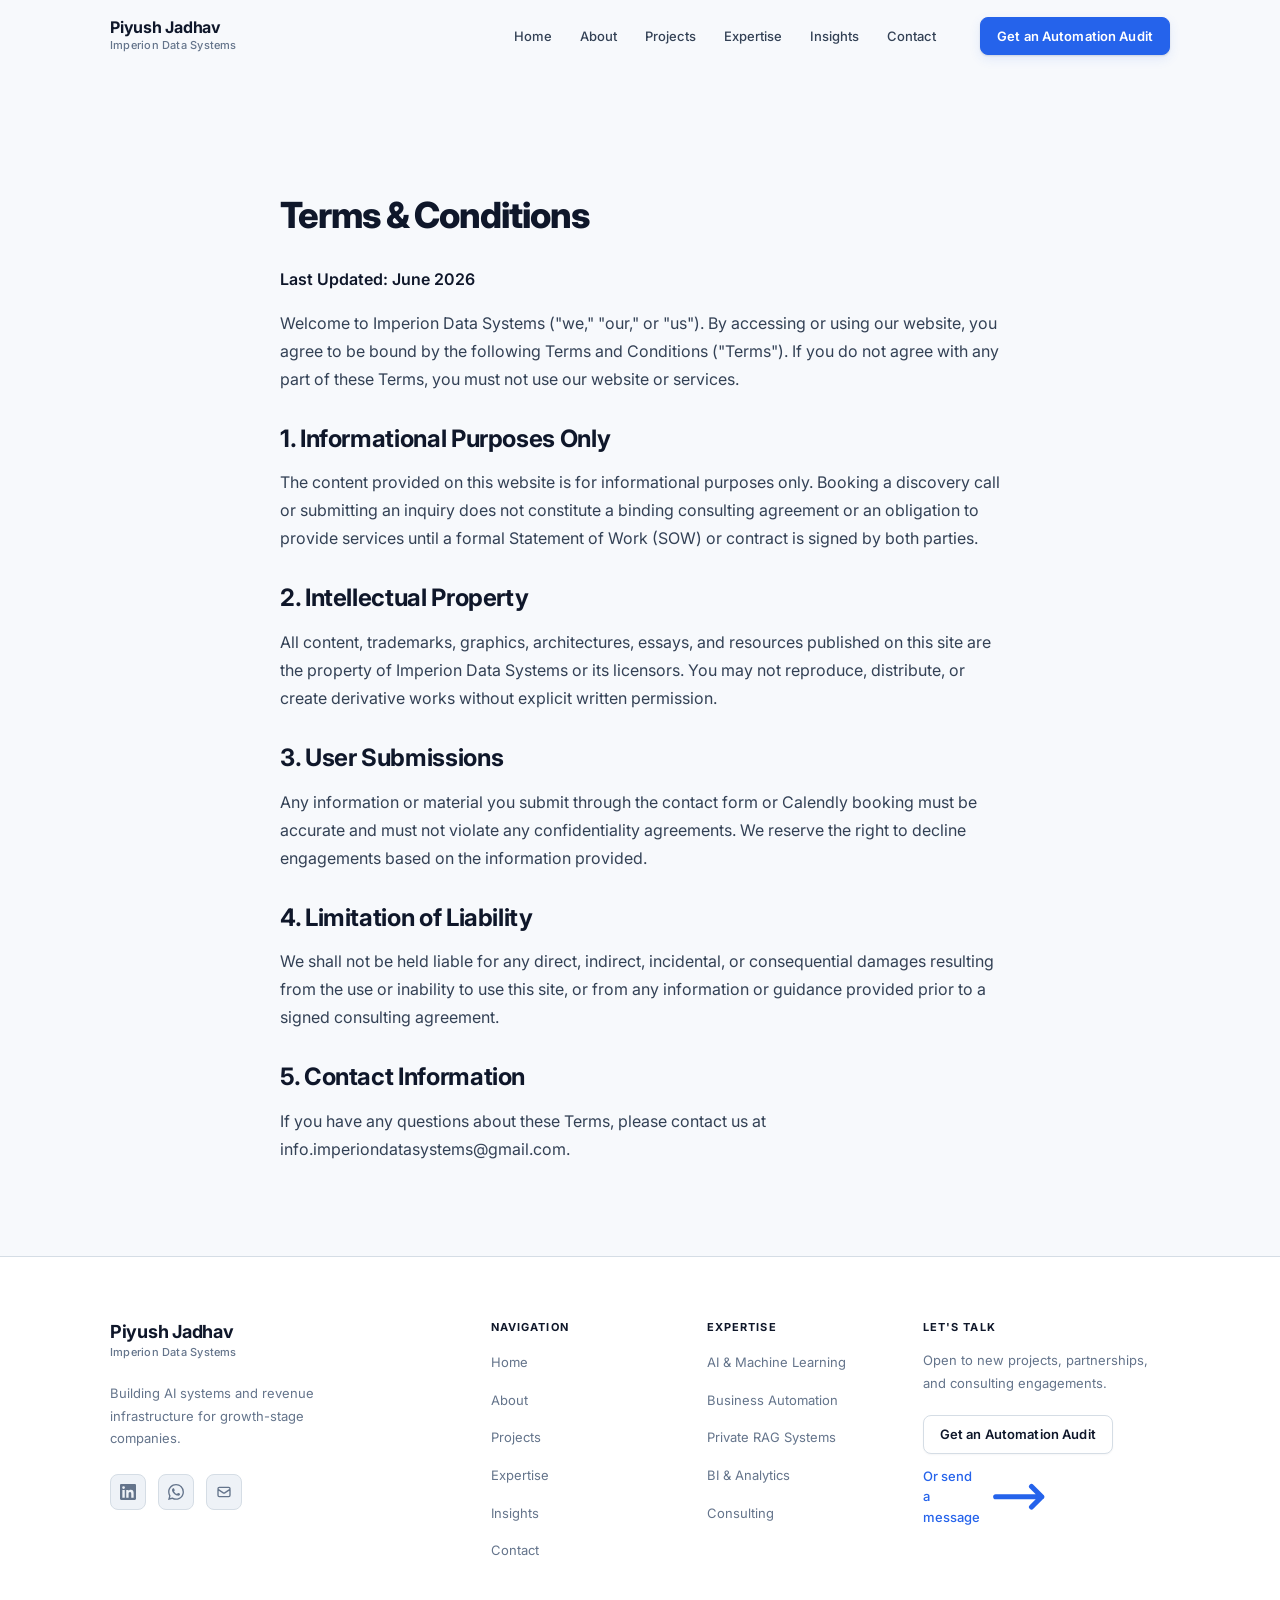
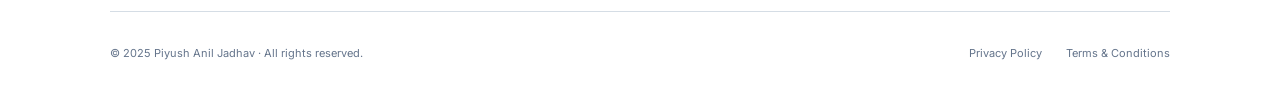
<file: terms.html>
<!DOCTYPE html>
<html lang="en">
<head>
  <meta charset="UTF-8">
  <meta name="viewport" content="width=device-width, initial-scale=1.0">

  <!-- SEO -->
  <title>Terms & Conditions | Imperion Data Systems</title>
  <meta name="description" content="Terms and Conditions for Imperion Data Systems and Piyush Jadhav.">
  <link rel="canonical" href="https://piyushjadhav.com/terms">

  <!-- Open Graph -->
  <meta property="og:type"        content="website">
  <meta property="og:title"       content="Terms & Conditions | Imperion Data Systems">
  <meta property="og:description" content="Terms and Conditions for Imperion Data Systems.">
  <meta property="og:image"       content="https://piyushjadhav.com/assets/images/og-image.webp">
  <meta property="og:url"         content="https://piyushjadhav.com/terms">

  <!-- Twitter Card -->
  <meta name="twitter:card"        content="summary_large_image">
  <meta name="twitter:title"       content="Terms & Conditions | Imperion Data Systems">
  <meta name="twitter:description" content="Terms and Conditions for Imperion Data Systems.">
  <meta name="twitter:image"       content="https://piyushjadhav.com/assets/images/og-image.webp">

  <!-- Google Analytics 4 -->
  <script>
    window.dataLayer = window.dataLayer || [];
    function gtag(){dataLayer.push(arguments);}
    gtag('js', new Date());
  </script>

  <!-- Google Fonts -->
  <link rel="preconnect" href="https://fonts.googleapis.com">
  <link rel="preconnect" href="https://fonts.gstatic.com" crossorigin>
  <link href="https://fonts.googleapis.com/css2?family=Inter:wght@400;500;600;700;800&display=swap" rel="stylesheet">

  <!-- Styles -->
  <link rel="stylesheet" href="assets/css/styles.css">
</head>
<body id="page-terms">

  <!-- ═══════════════════════════════════════════════════════
       SITE HEADER / NAVIGATION
  ═══════════════════════════════════════════════════════ -->
  <header class="site-header" id="site-header" role="banner">
    <div class="container">
      <nav class="nav" aria-label="Main navigation">

        <a href="index.html" class="nav-logo" aria-label="Piyush Jadhav — Home">
          <span class="nav-logo-name">Piyush Jadhav</span>
          <span class="nav-logo-company">Imperion Data Systems</span>
        </a>

        <div class="nav-menu" id="nav-menu">
          <ul class="nav-links" role="list">
            <li><a href="index.html"     class="nav-link">Home</a></li>
            <li><a href="about.html"     class="nav-link">About</a></li>
            <li><a href="projects.html"  class="nav-link">Projects</a></li>
            <li><a href="expertise.html" class="nav-link">Expertise</a></li>
            <li><a href="insights.html"  class="nav-link">Insights</a></li>
            <li><a href="contact.html"   class="nav-link">Contact</a></li>
          </ul>
          <div class="nav-actions">
            
            <a href="https://calendly.com/info-imperiondatasystem/discovery-call" target="_blank" rel="noopener noreferrer" class="btn btn-primary btn-sm">Get an Automation Audit</a>
          </div>
        </div>

        <div class="nav-mobile-controls">
          
          <button class="hamburger" id="hamburger" aria-label="Open navigation menu" aria-expanded="false" aria-controls="nav-overlay" type="button">
            <span class="hamburger-line"></span>
            <span class="hamburger-line"></span>
            <span class="hamburger-line"></span>
          </button>
        </div>

      </nav>
    </div>

    <div class="nav-overlay" id="nav-overlay" role="dialog" aria-modal="true" aria-label="Navigation menu">
      <ul class="nav-overlay-links" role="list">
        <li><a href="index.html"     class="nav-overlay-link">Home</a></li>
        <li><a href="about.html"     class="nav-overlay-link">About</a></li>
        <li><a href="projects.html"  class="nav-overlay-link">Projects</a></li>
        <li><a href="expertise.html" class="nav-overlay-link">Expertise</a></li>
        <li><a href="insights.html"  class="nav-overlay-link">Insights</a></li>
        <li><a href="contact.html"   class="nav-overlay-link">Contact</a></li>
      </ul>
      <div class="nav-overlay-actions">
        <a href="https://calendly.com/info-imperiondatasystem/discovery-call" target="_blank" rel="noopener noreferrer" class="btn btn-primary w-full" style="justify-content: center;">Get an Automation Audit</a>
        <a href="contact.html" class="btn btn-outline w-full" style="justify-content: center;">Let's Connect</a>
        <div class="nav-overlay-social">
          <a href="https://www.linkedin.com/in/-piyush-jadhav" target="_blank" rel="noopener noreferrer" class="social-link" aria-label="LinkedIn">
            <svg xmlns="http://www.w3.org/2000/svg" viewBox="0 0 24 24" fill="currentColor" aria-hidden="true"><path d="M20.447 20.452h-3.554v-5.569c0-1.328-.027-3.037-1.852-3.037-1.853 0-2.136 1.445-2.136 2.939v5.667H9.351V9h3.414v1.561h.046c.477-.9 1.637-1.85 3.37-1.85 3.601 0 4.267 2.37 4.267 5.455v6.286zM5.337 7.433a2.062 2.062 0 0 1-2.063-2.065 2.064 2.064 0 1 1 2.063 2.065zm1.782 13.019H3.555V9h3.564v11.452zM22.225 0H1.771C.792 0 0 .774 0 1.729v20.542C0 23.227.792 24 1.771 24h20.451C23.2 24 24 23.227 24 22.271V1.729C24 .774 23.2 0 22.222 0h.003z"/></svg>
          </a>
          <a href="https://wa.me/918308755482" target="_blank" rel="noopener noreferrer" class="social-link" aria-label="WhatsApp">
            <svg xmlns="http://www.w3.org/2000/svg" viewBox="0 0 24 24" fill="currentColor" aria-hidden="true"><path d="M17.472 14.382c-.297-.149-1.758-.867-2.03-.967-.273-.099-.471-.148-.67.15-.197.297-.767.966-.94 1.164-.173.199-.347.223-.644.075-.297-.15-1.255-.463-2.39-1.475-.883-.788-1.48-1.761-1.653-2.059-.173-.297-.018-.458.13-.606.134-.133.298-.347.446-.52.149-.174.198-.298.298-.497.099-.198.05-.371-.025-.52-.075-.149-.669-1.612-.916-2.207-.242-.579-.487-.5-.669-.51-.173-.008-.371-.01-.57-.01-.198 0-.52.074-.792.372-.272.297-1.04 1.016-1.04 2.479 0 1.462 1.065 2.875 1.213 3.074.149.198 2.096 3.2 5.077 4.487.709.306 1.262.489 1.694.625.712.227 1.36.195 1.871.118.571-.085 1.758-.719 2.006-1.413.248-.694.248-1.289.173-1.413-.074-.124-.272-.198-.57-.347m-5.421 7.403h-.004a9.87 9.87 0 0 1-5.031-1.378l-.361-.214-3.741.982.998-3.648-.235-.374a9.86 9.86 0 0 1-1.51-5.26c.001-5.45 4.436-9.884 9.888-9.884 2.64 0 5.122 1.03 6.988 2.898a9.825 9.825 0 0 1 2.893 6.994c-.003 5.45-4.437 9.884-9.885 9.884m8.413-18.297A11.815 11.815 0 0 0 12.05 0C5.495 0 .16 5.335.157 11.892c0 2.096.547 4.142 1.588 5.945L.057 24l6.305-1.654a11.882 11.882 0 0 0 5.683 1.448h.005c6.554 0 11.89-5.335 11.893-11.893a11.821 11.821 0 0 0-3.48-8.413Z"/></svg>
          </a>
          <a href="mailto:info.imperiondatasystems@gmail.com" class="social-link" aria-label="Email">
            <svg xmlns="http://www.w3.org/2000/svg" fill="none" viewBox="0 0 24 24" stroke="currentColor" stroke-width="2" aria-hidden="true"><path stroke-linecap="round" stroke-linejoin="round" d="M3 8l7.89 5.26a2 2 0 002.22 0L21 8M5 19h14a2 2 0 002-2V7a2 2 0 00-2-2H5a2 2 0 00-2 2v10a2 2 0 002 2z"/></svg>
          </a>
        </div>
      </div>
    </div>
  </header>

  <!-- ═══════════════════════════════════════════════════════
       MAIN CONTENT
  ═══════════════════════════════════════════════════════ -->
  <main class="page-main" id="main-content">
    <section class="section">
      <div class="container" style="max-width: 800px; margin: 0 auto; padding-top: var(--space-12);">
        <h1 class="display-heading" style="font-size: var(--text-4xl); margin-bottom: var(--space-8);">Terms &amp; Conditions</h1>
        <div style="font-size: var(--text-base); color: var(--clr-text-body); line-height: var(--leading-relaxed);">
          <p style="margin-bottom: var(--space-4);"><strong>Last Updated: June 2026</strong></p>
          <p style="margin-bottom: var(--space-4);">Welcome to Imperion Data Systems ("we," "our," or "us"). By accessing or using our website, you agree to be bound by the following Terms and Conditions ("Terms"). If you do not agree with any part of these Terms, you must not use our website or services.</p>
          
          <h2 style="font-size: var(--text-2xl); color: var(--clr-text-primary); margin-top: var(--space-8); margin-bottom: var(--space-4);">1. Informational Purposes Only</h2>
          <p style="margin-bottom: var(--space-4);">The content provided on this website is for informational purposes only. Booking a discovery call or submitting an inquiry does not constitute a binding consulting agreement or an obligation to provide services until a formal Statement of Work (SOW) or contract is signed by both parties.</p>

          <h2 style="font-size: var(--text-2xl); color: var(--clr-text-primary); margin-top: var(--space-8); margin-bottom: var(--space-4);">2. Intellectual Property</h2>
          <p style="margin-bottom: var(--space-4);">All content, trademarks, graphics, architectures, essays, and resources published on this site are the property of Imperion Data Systems or its licensors. You may not reproduce, distribute, or create derivative works without explicit written permission.</p>

          <h2 style="font-size: var(--text-2xl); color: var(--clr-text-primary); margin-top: var(--space-8); margin-bottom: var(--space-4);">3. User Submissions</h2>
          <p style="margin-bottom: var(--space-4);">Any information or material you submit through the contact form or Calendly booking must be accurate and must not violate any confidentiality agreements. We reserve the right to decline engagements based on the information provided.</p>

          <h2 style="font-size: var(--text-2xl); color: var(--clr-text-primary); margin-top: var(--space-8); margin-bottom: var(--space-4);">4. Limitation of Liability</h2>
          <p style="margin-bottom: var(--space-4);">We shall not be held liable for any direct, indirect, incidental, or consequential damages resulting from the use or inability to use this site, or from any information or guidance provided prior to a signed consulting agreement.</p>

          <h2 style="font-size: var(--text-2xl); color: var(--clr-text-primary); margin-top: var(--space-8); margin-bottom: var(--space-4);">5. Contact Information</h2>
          <p style="margin-bottom: var(--space-4);">If you have any questions about these Terms, please contact us at info.imperiondatasystems@gmail.com.</p>
        </div>
      </div>
    </section>
  </main>

  <!-- ═══════════════════════════════════════════════════════
       SITE FOOTER
  ═══════════════════════════════════════════════════════ -->
  <footer class="site-footer" id="site-footer" role="contentinfo">
    <div class="container">
      <div class="footer-grid">
        <div class="footer-brand">
          <a href="index.html" class="footer-logo" aria-label="Piyush Jadhav — Home">
            <span class="footer-logo-name">Piyush Jadhav</span>
            <span class="footer-logo-company">Imperion Data Systems</span>
          </a>
          <p class="footer-tagline">Building AI systems and revenue infrastructure for growth-stage companies.</p>
          <div class="footer-social">
            <a href="https://www.linkedin.com/in/-piyush-jadhav" target="_blank" rel="noopener noreferrer" class="social-link" aria-label="LinkedIn">
              <svg xmlns="http://www.w3.org/2000/svg" viewBox="0 0 24 24" fill="currentColor" aria-hidden="true"><path d="M20.447 20.452h-3.554v-5.569c0-1.328-.027-3.037-1.852-3.037-1.853 0-2.136 1.445-2.136 2.939v5.667H9.351V9h3.414v1.561h.046c.477-.9 1.637-1.85 3.37-1.85 3.601 0 4.267 2.37 4.267 5.455v6.286zM5.337 7.433a2.062 2.062 0 0 1-2.063-2.065 2.064 2.064 0 1 1 2.063 2.065zm1.782 13.019H3.555V9h3.564v11.452zM22.225 0H1.771C.792 0 0 .774 0 1.729v20.542C0 23.227.792 24 1.771 24h20.451C23.2 24 24 23.227 24 22.271V1.729C24 .774 23.2 0 22.222 0h.003z"/></svg>
            </a>
            <a href="https://wa.me/918308755482" target="_blank" rel="noopener noreferrer" class="social-link" aria-label="WhatsApp">
              <svg xmlns="http://www.w3.org/2000/svg" viewBox="0 0 24 24" fill="currentColor" aria-hidden="true"><path d="M17.472 14.382c-.297-.149-1.758-.867-2.03-.967-.273-.099-.471-.148-.67.15-.197.297-.767.966-.94 1.164-.173.199-.347.223-.644.075-.297-.15-1.255-.463-2.39-1.475-.883-.788-1.48-1.761-1.653-2.059-.173-.297-.018-.458.13-.606.134-.133.298-.347.446-.52.149-.174.198-.298.298-.497.099-.198.05-.371-.025-.52-.075-.149-.669-1.612-.916-2.207-.242-.579-.487-.5-.669-.51-.173-.008-.371-.01-.57-.01-.198 0-.52.074-.792.372-.272.297-1.04 1.016-1.04 2.479 0 1.462 1.065 2.875 1.213 3.074.149.198 2.096 3.2 5.077 4.487.709.306 1.262.489 1.694.625.712.227 1.36.195 1.871.118.571-.085 1.758-.719 2.006-1.413.248-.694.248-1.289.173-1.413-.074-.124-.272-.198-.57-.347m-5.421 7.403h-.004a9.87 9.87 0 0 1-5.031-1.378l-.361-.214-3.741.982.998-3.648-.235-.374a9.86 9.86 0 0 1-1.51-5.26c.001-5.45 4.436-9.884 9.888-9.884 2.64 0 5.122 1.03 6.988 2.898a9.825 9.825 0 0 1 2.893 6.994c-.003 5.45-4.437 9.884-9.885 9.884m8.413-18.297A11.815 11.815 0 0 0 12.05 0C5.495 0 .16 5.335.157 11.892c0 2.096.547 4.142 1.588 5.945L.057 24l6.305-1.654a11.882 11.882 0 0 0 5.683 1.448h.005c6.554 0 11.89-5.335 11.893-11.893a11.821 11.821 0 0 0-3.48-8.413Z"/></svg>
            </a>
            <a href="mailto:info.imperiondatasystems@gmail.com" class="social-link" aria-label="Email">
              <svg xmlns="http://www.w3.org/2000/svg" fill="none" viewBox="0 0 24 24" stroke="currentColor" stroke-width="2" aria-hidden="true"><path stroke-linecap="round" stroke-linejoin="round" d="M3 8l7.89 5.26a2 2 0 002.22 0L21 8M5 19h14a2 2 0 002-2V7a2 2 0 00-2-2H5a2 2 0 00-2 2v10a2 2 0 002 2z"/></svg>
            </a>
          </div>
        </div>
        <div class="footer-nav-col">
          <h3 class="footer-col-heading">Navigation</h3>
          <ul class="footer-links" role="list">
            <li><a href="index.html">Home</a></li>
            <li><a href="about.html">About</a></li>
            <li><a href="projects.html">Projects</a></li>
            <li><a href="expertise.html">Expertise</a></li>
            <li><a href="insights.html">Insights</a></li>
            <li><a href="contact.html">Contact</a></li>
          </ul>
        </div>
        <div class="footer-expertise-col">
          <h3 class="footer-col-heading">Expertise</h3>
          <ul class="footer-links" role="list">
            <li><a href="expertise.html#ai-ml">AI &amp; Machine Learning</a></li>
            <li><a href="expertise.html#automation">Business Automation</a></li>
            <li><a href="expertise.html#rag">Private RAG Systems</a></li>
            <li><a href="expertise.html#bi">BI &amp; Analytics</a></li>
            <li><a href="expertise.html#consulting">Consulting</a></li>
          </ul>
        </div>
        <div class="footer-cta-col">
          <h3 class="footer-col-heading">Let's Talk</h3>
          <p class="footer-cta-text">Open to new projects, partnerships, and consulting engagements.</p>
          <a href="https://calendly.com/info-imperiondatasystem/discovery-call" target="_blank" rel="noopener noreferrer" class="btn btn-outline btn-sm">Get an Automation Audit</a>
          <a href="contact.html" class="footer-contact-link">Or send a message <svg xmlns="http://www.w3.org/2000/svg" fill="none" viewBox="0 0 24 24" stroke="currentColor" stroke-width="2" aria-hidden="true"><path stroke-linecap="round" stroke-linejoin="round" d="M17 8l4 4m0 0l-4 4m4-4H3"/></svg></a>
        </div>
      </div>
      <div class="footer-bottom">
        <p class="footer-copyright">&copy; 2025 Piyush Anil Jadhav &middot; All rights reserved.</p>
        <div class="footer-legal">
          <a href="privacy.html">Privacy Policy</a>
          <a href="terms.html">Terms &amp; Conditions</a>
        </div>
      </div>
    </div>
  </footer>

  <script src="assets/js/nav.js" defer></script>
</body>
</html>
</file>
<file: assets/css/styles.css>
/* ============================================================
   PIYUSH JADHAV — Personal Brand Website
   Master Stylesheet — v1.0
   ============================================================

   TABLE OF CONTENTS
   ─────────────────
   §1  Custom Properties (Design Tokens)
   §2  CSS Reset
   §3  Base Styles
   §4  Typography Scale
   §5  Layout Utilities
   §6  Button System
   §7  Card Component
   §8  Tag / Badge Component
   §9  Form Elements
   §10 Navigation
   §11 Footer
   §12 Scroll Reveal Animations
   §13 Utility Classes
   §14 Responsive Breakpoints
   ============================================================ */


/* ============================================================
   §1  CUSTOM PROPERTIES — DESIGN TOKENS
   ============================================================ */

:root {

  /* Corporate Blue Theme */
  --clr-bg:              #F7F9FC;
  --clr-surface:         #FFFFFF;
  --clr-surface-alt:     #EEF2F7;
  --clr-surface-raised:  #FFFFFF;
  --clr-border:          #D5DDE5;
  --clr-border-subtle:   #E8EDF2;

  --clr-text-primary:    #0F172A;
  --clr-text-body:       #334155;
  --clr-text-muted:      #64748B;
  --clr-text-placeholder:#94A3B8;
  --clr-text-on-accent:  #FFFFFF;

  /* Corporate Blue Accent */
  --clr-accent:          #2563EB;
  --clr-accent-hover:    #1D4ED8;
  --clr-accent-mid:      #60A5FA;
  --clr-accent-light:    #EFF6FF;
  --clr-accent-glow:     rgba(37, 99, 235, 0.10);
  --clr-accent-border:   rgba(37, 99, 235, 0.25);

  --clr-cta:             #2563EB;
  --clr-cta-hover:       #1D4ED8;
  --clr-cta-text:        #FFFFFF;

  --clr-dark-hero:       #0F172A;
  --clr-dark-surface:    #1E293B;
  --clr-dark-border:     rgba(255, 255, 255, 0.08);

  --clr-success:         #16A34A;
  --clr-success-bg:      #F0FDF4;
  --clr-error:           #DC2626;
  --clr-error-bg:        #FEF2F2;

  /* --- TYPOGRAPHY --- */
  --font-sans:    'Inter', system-ui, -apple-system, sans-serif;

  --text-xs:      0.6875rem;   /* 11px */
  --text-sm:      0.8125rem;   /* 13px */
  --text-base:    1rem;        /* 16px */
  --text-lg:      1.125rem;    /* 18px */
  --text-xl:      1.25rem;     /* 20px */
  --text-2xl:     1.5rem;      /* 24px */
  --text-3xl:     1.875rem;    /* 30px */
  --text-4xl:     2.25rem;     /* 36px */
  --text-5xl:     3rem;        /* 48px */
  --text-6xl:     3.75rem;     /* 60px */
  --text-7xl:     4.5rem;      /* 72px */

  --leading-none:     1;
  --leading-tight:    1.15;
  --leading-snug:     1.35;
  --leading-normal:   1.6;
  --leading-relaxed:  1.75;

  --tracking-tight:   -0.03em;
  --tracking-snug:    -0.015em;
  --tracking-normal:  0;
  --tracking-wide:    0.05em;
  --tracking-wider:   0.1em;

  --weight-regular:   400;
  --weight-medium:    500;
  --weight-semibold:  600;
  --weight-bold:      700;
  --weight-extrabold: 800;

  /* --- SPACING (Increased for whitespace) --- */
  --space-1:   0.25rem;
  --space-2:   0.5rem;
  --space-3:   0.75rem;
  --space-4:   1rem;
  --space-5:   1.25rem;
  --space-6:   1.5rem;
  --space-8:   2rem;
  --space-10:  2.5rem;
  --space-12:  3rem;
  --space-14:  3.5rem;
  --space-16:  4rem;
  --space-20:  5rem;
  --space-24:  6rem;
  --space-28:  7rem;
  --space-32:  8rem;

  /* --- SHADOWS (Professional depth) --- */
  --shadow-xs:     0 1px 2px rgba(15, 23, 42, 0.04);
  --shadow-sm:     0 1px 3px rgba(15, 23, 42, 0.06), 0 1px 2px rgba(15, 23, 42, 0.04);
  --shadow-md:     0 4px 6px -1px rgba(15, 23, 42, 0.07), 0 2px 4px -1px rgba(15, 23, 42, 0.04);
  --shadow-lg:     0 10px 15px -3px rgba(15, 23, 42, 0.08), 0 4px 6px -2px rgba(15, 23, 42, 0.04);
  --shadow-xl:     0 20px 25px -5px rgba(15, 23, 42, 0.08), 0 10px 10px -5px rgba(15, 23, 42, 0.03);
  --shadow-accent: 0 4px 14px rgba(37, 99, 235, 0.15);
  --shadow-nav:    0 1px 0 var(--clr-border), 0 4px 16px rgba(15, 23, 42, 0.04);

  /* --- BORDER RADIUS (Rounded/premium edges) --- */
  --radius-sm:   4px;
  --radius-md:   8px;
  --radius-lg:   16px;
  --radius-xl:   24px;
  --radius-2xl:  32px;
  --radius-full: 9999px;

  /* --- TRANSITIONS --- */
  --ease-out:       cubic-bezier(0.16, 1, 0.3, 1);
  --ease-in-out:    cubic-bezier(0.4, 0, 0.2, 1);
  --ease-spring:    cubic-bezier(0.34, 1.56, 0.64, 1);

  --duration-fast:  150ms;
  --duration-base:  250ms;
  --duration-slow:  400ms;
  --duration-theme: 350ms;

  --transition-fast:  var(--duration-fast) var(--ease-out);
  --transition-base:  var(--duration-base) var(--ease-out);
  --transition-slow:  var(--duration-slow) var(--ease-out);

  /* --- LAYOUT --- */
  --container-max:   1140px;
  --container-pad:   clamp(1.5rem, 5vw, 2.5rem); /* Increased side padding */
  --nav-height:      72px;
  --section-pad:     clamp(5rem, 10vw, 8rem); /* Increased vertical whitespace */
  --section-pad-sm:  clamp(3rem, 6vw, 5rem);
}




/* ============================================================
   §2  CSS RESET
   ============================================================ */

*,
*::before,
*::after {
  box-sizing: border-box;
  margin: 0;
  padding: 0;
}

html {
  font-size: 16px;
  scroll-behavior: smooth;
  -webkit-text-size-adjust: 100%;
  tab-size: 4;
}

html,
body {
  margin: 0;
  padding: 0;
  width: 100%;
  min-height: 100vh;
  overflow-x: hidden;
}

body {
  min-height: 100vh;
  line-height: var(--leading-normal);
  font-family: var(--font-sans);
  font-weight: var(--weight-regular);
  color: var(--clr-text-body);
  background-color: var(--clr-bg);
  -webkit-font-smoothing: antialiased;
  -moz-osx-font-smoothing: grayscale;
  transition:
    background-color var(--duration-theme) var(--ease-in-out),
    color var(--duration-theme) var(--ease-in-out);
}

img,
video,
svg {
  display: block;
  max-width: 100%;
}

img {
  height: auto;
}

input,
button,
textarea,
select {
  font: inherit;
  color: inherit;
}

button {
  cursor: pointer;
  border: none;
  background: none;
}

a {
  color: inherit;
  text-decoration: none;
}

ul,
ol {
  list-style: none;
}

h1, h2, h3, h4, h5, h6 {
  font-weight: var(--weight-bold);
  line-height: var(--leading-tight);
  color: var(--clr-text-primary);
  letter-spacing: var(--tracking-snug);
}

p {
  color: var(--clr-text-body);
  line-height: var(--leading-relaxed);
}

strong {
  font-weight: var(--weight-semibold);
  color: var(--clr-text-primary);
}

::selection {
  background-color: var(--clr-accent-light);
  color: var(--clr-accent);
}

[data-theme="dark"] ::selection {
  background-color: var(--clr-accent-light);
  color: var(--clr-accent-hover);
}

/* Focus visible */
:focus-visible {
  outline: 2px solid var(--clr-accent);
  outline-offset: 3px;
  border-radius: var(--radius-sm);
}


/* ============================================================
   §3  BASE STYLES
   ============================================================ */

/* Smooth color transitions for all themed elements */
*,
*::before,
*::after {
  transition-property: background-color, border-color, color, box-shadow;
  transition-duration: var(--duration-theme);
  transition-timing-function: var(--ease-in-out);
}

/* But NOT for transitions that should remain fast/responsive */
a,
button,
.btn,
.card,
.nav-link,
.theme-toggle,
.hamburger,
.hamburger-line {
  transition-property: background-color, border-color, color, box-shadow,
                       transform, opacity, width, height;
  transition-duration: var(--duration-base);
  transition-timing-function: var(--ease-out);
}


/* ============================================================
   §4  TYPOGRAPHY SCALE
   ============================================================ */

.text-xs      { font-size: var(--text-xs); }
.text-sm      { font-size: var(--text-sm); }
.text-base    { font-size: var(--text-base); }
.text-lg      { font-size: var(--text-lg); }
.text-xl      { font-size: var(--text-xl); }
.text-2xl     { font-size: var(--text-2xl); }
.text-3xl     { font-size: var(--text-3xl); }
.text-4xl     { font-size: var(--text-4xl); }
.text-5xl     { font-size: var(--text-5xl); }
.text-6xl     { font-size: var(--text-6xl); }

.font-regular   { font-weight: var(--weight-regular); }
.font-medium    { font-weight: var(--weight-medium); }
.font-semibold  { font-weight: var(--weight-semibold); }
.font-bold      { font-weight: var(--weight-bold); }
.font-extrabold { font-weight: var(--weight-extrabold); }

.leading-tight   { line-height: var(--leading-tight); }
.leading-snug    { line-height: var(--leading-snug); }
.leading-normal  { line-height: var(--leading-normal); }
.leading-relaxed { line-height: var(--leading-relaxed); }

.tracking-tight  { letter-spacing: var(--tracking-tight); }
.tracking-normal { letter-spacing: var(--tracking-normal); }
.tracking-wide   { letter-spacing: var(--tracking-wide); }
.tracking-wider  { letter-spacing: var(--tracking-wider); }

/* Eyebrow label — used above H1s throughout the site */
.eyebrow {
  display: inline-flex;
  align-items: center;
  gap: var(--space-2);
  font-size: var(--text-xs);
  font-weight: var(--weight-semibold);
  letter-spacing: var(--tracking-wider);
  text-transform: uppercase;
  color: var(--clr-accent);
  margin-bottom: var(--space-4);
}

.eyebrow::before {
  content: '';
  display: inline-block;
  width: 20px;
  height: 2px;
  background-color: var(--clr-accent);
  border-radius: var(--radius-full);
}

/* Section heading pattern */
.section-heading {
  font-size: clamp(var(--text-3xl), 4vw, var(--text-4xl));
  font-weight: var(--weight-extrabold);
  letter-spacing: var(--tracking-tight);
  color: var(--clr-text-primary);
  line-height: var(--leading-tight);
}

.section-subheading {
  font-size: clamp(var(--text-base), 1.5vw, var(--text-lg));
  color: var(--clr-text-muted);
  line-height: var(--leading-relaxed);
  margin-top: var(--space-4);
  max-width: 60ch;
}

/* Display — for hero H1s */
.display-heading {
  font-size: clamp(var(--text-4xl), 5.5vw, var(--text-6xl));
  font-weight: var(--weight-extrabold);
  letter-spacing: var(--tracking-tight);
  line-height: var(--leading-none);
  color: var(--clr-text-primary);
}

/* Prose content (about page, insights) */
.prose {
  max-width: 68ch;
  font-size: var(--text-lg);
  line-height: var(--leading-relaxed);
  color: var(--clr-text-body);
}

.prose p + p {
  margin-top: var(--space-5);
}


/* ============================================================
   §5  LAYOUT UTILITIES
   ============================================================ */

/* Container */
.container {
  width: 100%;
  max-width: var(--container-max);
  margin-left: auto;
  margin-right: auto;
  padding-left: var(--container-pad);
  padding-right: var(--container-pad);
}

/* Section wrappers */
.section {
  padding-top: var(--section-pad);
  padding-bottom: var(--section-pad);
}

.section-sm {
  padding-top: var(--section-pad-sm);
  padding-bottom: var(--section-pad-sm);
}

/* Section header group — heading + subheading */
.section-header {
  margin-bottom: clamp(2.5rem, 5vw, 4rem);
}

.section-header.centered {
  text-align: center;
}

.section-header.centered .section-subheading {
  margin-left: auto;
  margin-right: auto;
}

/* Grid helpers */
.grid {
  display: grid;
  gap: var(--space-6);
}

.grid > * {
  min-width: 0;
  word-break: break-word;
}

.grid-2 {
  grid-template-columns: repeat(2, 1fr);
}

.grid-3 {
  grid-template-columns: repeat(3, 1fr);
}

.grid-4 {
  grid-template-columns: repeat(4, 1fr);
}

.grid-auto {
  grid-template-columns: repeat(auto-fill, minmax(280px, 1fr));
}

/* Flex helpers */
.flex         { display: flex; }
.flex > *     { min-width: 0; }
.flex-col     { flex-direction: column; }
.items-center { align-items: center; }
.items-start  { align-items: flex-start; }
.justify-between { justify-content: space-between; }
.justify-center  { justify-content: center; }
.flex-wrap    { flex-wrap: wrap; }
.gap-2        { gap: var(--space-2); }
.gap-3        { gap: var(--space-3); }
.gap-4        { gap: var(--space-4); }
.gap-6        { gap: var(--space-6); }
.gap-8        { gap: var(--space-8); }

/* Split layout — two columns, specific to hero/about sections */
.split {
  display: grid;
  grid-template-columns: 1fr 1fr;
  gap: clamp(2rem, 5vw, 5rem);
  align-items: center;
}

.split > * {
  min-width: 0;
  word-break: break-word;
}

.split-55-45 {
  grid-template-columns: 55fr 45fr;
}

.split-45-55 {
  grid-template-columns: 45fr 55fr;
}


/* ============================================================
   §6  BUTTON SYSTEM
   ============================================================ */

.btn {
  display: inline-flex;
  align-items: center;
  justify-content: center;
  gap: var(--space-2);
  padding: 0.75rem 1.5rem;
  font-size: var(--text-sm);
  font-weight: var(--weight-semibold);
  letter-spacing: 0.01em;
  border-radius: var(--radius-md);
  border: 1.5px solid transparent;
  text-decoration: none;
  white-space: nowrap;
  cursor: pointer;
  transition:
    background-color var(--transition-base),
    border-color var(--transition-base),
    color var(--transition-base),
    transform var(--transition-fast),
    box-shadow var(--transition-base);
  position: relative;
  overflow: hidden;
}

.btn:active {
  transform: translateY(1px) scale(0.98);
}

/* Primary button */
.btn-primary {
  background-color: var(--clr-cta);
  border-color: var(--clr-cta);
  color: var(--clr-cta-text);
  box-shadow: 0 1px 2px rgba(0,0,0,0.12), 0 4px 12px var(--clr-accent-glow);
}

.btn-primary:hover {
  background-color: var(--clr-cta-hover);
  border-color: var(--clr-cta-hover);
  box-shadow: 0 4px 6px rgba(0,0,0,0.1), 0 0 0 4px var(--clr-accent-glow);
  transform: translateY(-2px);
}

/* Outline button */
.btn-outline {
  background-color: var(--clr-surface);
  border-color: var(--clr-border);
  color: var(--clr-text-primary);
  box-shadow: var(--shadow-xs);
}

.btn-outline:hover {
  background-color: var(--clr-accent-light);
  border-color: var(--clr-accent);
  color: var(--clr-accent);
  box-shadow: var(--shadow-sm);
  transform: translateY(-1px);
}

/* Ghost button */
.btn-ghost {
  background-color: transparent;
  border-color: transparent;
  color: var(--clr-accent);
  padding-left: var(--space-2);
  padding-right: var(--space-2);
}

.btn-ghost:hover {
  background-color: var(--clr-accent-light);
  color: var(--clr-accent-hover);
}

/* Outline on dark (used on dark sections/hero) */
.btn-outline-light {
  background-color: transparent;
  border-color: rgba(255, 255, 255, 0.30);
  color: #FCFBF9;
}

.btn-outline-light:hover {
  background-color: rgba(255, 255, 255, 0.10);
  border-color: rgba(255, 255, 255, 0.60);
  transform: translateY(-1px);
}

/* Sizes */
.btn-sm {
  padding: 0.5rem 1rem;
  font-size: var(--text-sm);
  border-radius: var(--radius-md);
}

.btn-lg {
  padding: 0.9rem 2rem;
  font-size: var(--text-base);
}

.btn-xl {
  padding: 1.1rem 2.5rem;
  font-size: var(--text-lg);
}

/* Arrow icon helper */
.btn-arrow {
  display: inline-flex;
  align-items: center;
  gap: var(--space-2);
}

.btn-arrow svg {
  transition: transform var(--transition-base);
}

.btn-arrow:hover svg {
  transform: translateX(3px);
}


/* ============================================================
   §7  CARD COMPONENT
   ============================================================ */

.card {
  background-color: var(--clr-surface);
  border: 0;
  border-radius: var(--radius-lg);
  padding: var(--space-8);
  box-shadow: var(--shadow-sm);
  transition:
    box-shadow var(--transition-base),
    background-color var(--transition-base),
    transform var(--transition-base);
}

.card-sm {
  padding: var(--space-6);
}

.card-lg {
  padding: clamp(2rem, 4vw, 3rem);
}

/* Hover lift — used on interactive cards */
.card-hover:hover {
  box-shadow: var(--shadow-lg);
  background-color: var(--clr-surface);
  transform: translateY(-4px);
  border-color: var(--clr-accent-border);
}

/* Bordered accent — left border style */
.card-accented {
  border-left: 3px solid var(--clr-accent);
}

/* Filled card — uses surface-alt */
.card-filled {
  background-color: var(--clr-surface-alt);
  border: 0;
}

/* Dark card — for use inside dark sections */
.card-dark {
  background-color: var(--clr-dark-surface);
  border: 0;
  color: var(--clr-text-on-accent);
}

/* Card header */
.card-icon {
  width: 48px;
  height: 48px;
  background-color: var(--clr-accent-light);
  border-radius: var(--radius-md);
  display: flex;
  align-items: center;
  justify-content: center;
  margin-bottom: var(--space-5);
  color: var(--clr-accent);
  flex-shrink: 0;
}

.card-icon svg {
  width: 22px;
  height: 22px;
}

.card-icon.card-icon-lg {
  width: 64px;
  height: 64px;
  border-radius: var(--radius-lg);
}

.card-icon.card-icon-lg svg {
  width: 30px;
  height: 30px;
}

.card-title {
  font-size: var(--text-xl);
  font-weight: var(--weight-bold);
  color: var(--clr-text-primary);
  margin-bottom: var(--space-3);
  line-height: var(--leading-snug);
  letter-spacing: var(--tracking-snug);
}

.card-body {
  font-size: var(--text-sm);
  color: var(--clr-text-muted);
  line-height: var(--leading-relaxed);
}

.card-body + .card-tags {
  margin-top: var(--space-5);
}

.card-footer {
  margin-top: var(--space-6);
  padding-top: var(--space-6);
  border-top: 1px solid var(--clr-border);
  display: flex;
  align-items: center;
  justify-content: space-between;
}

/* Stat card */
.stat-card {
  text-align: center;
  padding: var(--space-8) var(--space-6);
}

.stat-number {
  font-size: clamp(var(--text-4xl), 5vw, var(--text-5xl));
  font-weight: var(--weight-extrabold);
  color: var(--clr-text-primary);
  letter-spacing: var(--tracking-tight);
  line-height: 1;
  display: block;
}

.stat-label {
  font-size: var(--text-sm);
  color: var(--clr-text-muted);
  margin-top: var(--space-2);
  font-weight: var(--weight-medium);
}


/* ============================================================
   §8  TAG / BADGE COMPONENT
   ============================================================ */

.tag {
  display: inline-flex;
  align-items: center;
  padding: 0.25rem 0.625rem;
  font-size: var(--text-xs);
  font-weight: var(--weight-semibold);
  border-radius: var(--radius-full);
  background-color: var(--clr-surface-alt);
  color: var(--clr-text-muted);
  border: 1px solid var(--clr-border);
  letter-spacing: 0.01em;
  white-space: nowrap;
  transition: background-color var(--transition-base), color var(--transition-base);
}

.tag-accent {
  background-color: var(--clr-accent-light);
  color: var(--clr-accent);
  border-color: var(--clr-accent-border);
}

.tag-dark {
  background-color: rgba(255,255,255,0.10);
  color: rgba(255,255,255,0.80);
  border-color: rgba(255,255,255,0.15);
}

.tags-row {
  display: flex;
  flex-wrap: wrap;
  gap: var(--space-2);
}

/* Badge — more prominent, for categories */
.badge {
  display: inline-flex;
  align-items: center;
  gap: var(--space-1);
  padding: 0.25rem 0.75rem;
  font-size: var(--text-xs);
  font-weight: var(--weight-bold);
  letter-spacing: var(--tracking-wide);
  text-transform: uppercase;
  border-radius: var(--radius-full);
  background-color: var(--clr-accent-light);
  color: var(--clr-accent);
}

.badge::before {
  content: '';
  display: inline-block;
  width: 6px;
  height: 6px;
  border-radius: 50%;
  background-color: var(--clr-accent);
  animation: pulse-dot 2s ease-in-out infinite;
}

@keyframes pulse-dot {
  0%, 100% { opacity: 1; transform: scale(1); }
  50%       { opacity: 0.5; transform: scale(0.85); }
}


/* ============================================================
   §9  FORM ELEMENTS
   ============================================================ */

.form-group {
  display: flex;
  flex-direction: column;
  gap: var(--space-2);
}

.form-label {
  font-size: var(--text-sm);
  font-weight: var(--weight-semibold);
  color: var(--clr-text-primary);
}

.form-label .required {
  color: var(--clr-error);
  margin-left: 2px;
}

.form-input,
.form-textarea,
.form-select {
  width: 100%;
  padding: 0.75rem 1rem;
  font-size: var(--text-base);
  font-family: var(--font-sans);
  color: var(--clr-text-primary);
  background-color: var(--clr-surface);
  border: 1.5px solid var(--clr-border);
  border-radius: var(--radius-md);
  outline: none;
  transition:
    border-color var(--transition-base),
    box-shadow var(--transition-base),
    background-color var(--transition-base);
  -webkit-appearance: none;
  appearance: none;
}

.form-input::placeholder,
.form-textarea::placeholder {
  color: var(--clr-text-placeholder);
}

.form-input:hover,
.form-textarea:hover {
  border-color: var(--clr-accent-border);
}

.form-input:focus,
.form-textarea:focus,
.form-select:focus {
  border-color: var(--clr-accent);
  box-shadow: 0 0 0 3px var(--clr-accent-glow);
  outline: none;
}

.form-textarea {
  resize: vertical;
  min-height: 140px;
  line-height: var(--leading-relaxed);
}

.form-select {
  background-image: url("data:image/svg+xml,%3Csvg xmlns='http://www.w3.org/2000/svg' fill='none' viewBox='0 0 24 24' stroke='%236B7897'%3E%3Cpath stroke-linecap='round' stroke-linejoin='round' stroke-width='2' d='M19 9l-7 7-7-7'/%3E%3C/svg%3E");
  background-repeat: no-repeat;
  background-position: right 12px center;
  background-size: 16px;
  padding-right: 2.5rem;
  cursor: pointer;
}

/* Honeypot field — hidden from humans, visible to bots */
.form-honeypot {
  position: absolute;
  left: -9999px;
  top: -9999px;
  opacity: 0;
  pointer-events: none;
  tabindex: -1;
}

/* Error state */
.form-input.is-error,
.form-textarea.is-error {
  border-color: var(--clr-error);
  box-shadow: 0 0 0 3px rgba(220, 38, 38, 0.10);
}

.form-error-msg {
  font-size: var(--text-xs);
  color: var(--clr-error);
  margin-top: var(--space-1);
}

/* Toast notifications */
.toast {
  position: fixed;
  bottom: 2rem;
  right: 2rem;
  z-index: 9999;
  padding: var(--space-4) var(--space-6);
  background-color: var(--clr-surface);
  border: 1px solid var(--clr-border);
  border-radius: var(--radius-lg);
  box-shadow: var(--shadow-xl);
  font-size: var(--text-sm);
  font-weight: var(--weight-medium);
  display: flex;
  align-items: center;
  gap: var(--space-3);
  transform: translateY(8px);
  opacity: 0;
  pointer-events: none;
  transition:
    transform var(--transition-base),
    opacity var(--transition-base);
  max-width: 380px;
}

.toast.is-visible {
  transform: translateY(0);
  opacity: 1;
  pointer-events: auto;
}

.toast-success {
  border-left: 3px solid var(--clr-success);
}

.toast-error {
  border-left: 3px solid var(--clr-error);
}


/* ============================================================
   §10 NAVIGATION
   ============================================================ */

.site-header {
  position: fixed;
  top: 0;
  left: 0;
  right: 0;
  z-index: 1000;
  height: var(--nav-height);
  background-color: transparent;
  transition:
    background-color var(--duration-theme) var(--ease-in-out),
    box-shadow var(--transition-base),
    height var(--transition-slow);
}

/* Scrolled state — added via JS */
.site-header.is-scrolled {
  background-color: var(--clr-bg);
  box-shadow: 0 1px 0 var(--clr-border), 0 4px 12px rgba(0, 0, 0, 0.03);
}

.site-header {
  --nav-text: var(--clr-text-body);
  --nav-text-hover: var(--clr-text-primary);
  --nav-logo-sub: var(--clr-text-muted);
  --nav-toggle-bg: var(--clr-surface-alt);
  --nav-toggle-bg-hover: var(--clr-accent-light);
  --nav-active-color: var(--clr-accent);
}



/* Inner nav row */
.nav {
  display: flex;
  align-items: center;
  justify-content: space-between;
  height: var(--nav-height);
  gap: var(--space-8);
}

/* Logo */
.nav-logo {
  display: flex;
  flex-direction: column;
  text-decoration: none;
  flex-shrink: 0;
  transition: opacity var(--transition-base);
}

.nav-logo:hover {
  opacity: 0.80;
}

.nav-logo-name {
  font-size: var(--text-base);
  font-weight: var(--weight-bold);
  color: var(--nav-text-hover, var(--clr-text-primary));
  letter-spacing: var(--tracking-snug);
  line-height: 1.2;
  transition: color var(--duration-theme) var(--ease-in-out);
}

.nav-logo-company {
  font-size: var(--text-xs);
  color: var(--nav-logo-sub, var(--clr-text-muted));
  letter-spacing: 0.02em;
  font-weight: var(--weight-medium);
  transition: color var(--duration-theme) var(--ease-in-out);
}

/* Nav menu (links + actions) */
.nav-menu {
  display: flex;
  align-items: center;
  gap: var(--space-8);
  flex: 1;
  justify-content: flex-end;
}

/* Links list */
.nav-links {
  display: flex;
  align-items: center;
  gap: var(--space-1);
  list-style: none;
}

.nav-link {
  display: inline-flex;
  align-items: center;
  padding: 0.375rem 0.75rem;
  font-size: var(--text-sm);
  font-weight: var(--weight-medium);
  color: var(--nav-text, var(--clr-text-body));
  border-radius: var(--radius-md);
  text-decoration: none;
  position: relative;
  transition:
    color var(--transition-base),
    background-color var(--transition-base);
}

.nav-link::after {
  content: '';
  position: absolute;
  bottom: 0px;
  left: 50%;
  transform: translateX(-50%);
  width: 0;
  height: 2px;
  background-color: var(--nav-active-color, var(--clr-accent));
  border-radius: var(--radius-full);
  transition: width var(--transition-base);
}

.nav-link:hover {
  color: var(--nav-text-hover, var(--clr-text-primary));
  background-color: rgba(0, 0, 0, 0.03);
}

[data-theme="dark"] .nav-link:hover {
  background-color: rgba(255, 255, 255, 0.05);
}

.nav-link.is-active {
  color: var(--nav-active-color, var(--clr-accent));
  font-weight: var(--weight-semibold);
}

.nav-link.is-active::after {
  width: calc(100% - 1.5rem);
}

/* Nav right actions group */
.nav-actions {
  display: flex;
  align-items: center;
  gap: var(--space-3);
}

/* Theme toggle button */
.theme-toggle {
  display: flex;
  align-items: center;
  justify-content: center;
  width: 36px;
  height: 36px;
  border-radius: var(--radius-md);
  background-color: var(--nav-toggle-bg, var(--clr-surface-alt));
  border: 1px solid var(--clr-border);
  color: var(--clr-text-muted);
  cursor: pointer;
  transition:
    background-color var(--transition-base),
    border-color var(--transition-base),
    color var(--transition-base),
    transform var(--transition-fast);
  flex-shrink: 0;
}

.theme-toggle:hover {
  background-color: var(--nav-toggle-bg-hover, var(--clr-accent-light));
  border-color: var(--clr-accent-border);
  color: var(--clr-accent);
  transform: scale(1.05);
}

.theme-toggle svg {
  width: 16px;
  height: 16px;
  transition: transform var(--transition-slow), opacity var(--transition-base);
}

/* Show/hide icons based on theme */
.icon-sun  { display: none; }
.icon-moon { display: block; }

[data-theme="dark"] .icon-sun  { display: block; }
[data-theme="dark"] .icon-moon { display: none; }

/* Hamburger */
.hamburger {
  display: none;
  flex-direction: column;
  justify-content: center;
  align-items: center;
  gap: 5px;
  width: 40px;
  height: 40px;
  border-radius: var(--radius-md);
  background-color: transparent;
  cursor: pointer;
  flex-shrink: 0;
  padding: var(--space-2);
  transition: background-color var(--transition-base);
}

.hamburger:hover {
  background-color: var(--clr-surface-alt);
}

.hamburger-line {
  display: block;
  width: 22px;
  height: 1.5px;
  background-color: var(--nav-text-hover, var(--clr-text-primary));
  border-radius: var(--radius-full);
  transform-origin: center;
  transition:
    transform var(--transition-base),
    opacity var(--transition-base),
    width var(--transition-base);
}

/* Hamburger → X animation */
.hamburger.is-open .hamburger-line:nth-child(1) {
  transform: translateY(6.5px) rotate(45deg);
}

.hamburger.is-open .hamburger-line:nth-child(2) {
  opacity: 0;
  width: 0;
}

.hamburger.is-open .hamburger-line:nth-child(3) {
  transform: translateY(-6.5px) rotate(-45deg);
}

/* Mobile nav actions */
.nav-mobile-controls {
  display: none;
  align-items: center;
  gap: var(--space-2);
}

/* Mobile overlay menu */
.nav-overlay {
  position: fixed;
  inset: 0;
  z-index: 999;
  background-color: var(--clr-surface);
  display: flex;
  flex-direction: column;
  padding: var(--space-24) var(--container-pad) var(--space-12);
  transform: translateX(100%);
  opacity: 0;
  transition:
    transform var(--transition-slow),
    opacity var(--transition-base);
  overflow-y: auto;
}

.nav-overlay.is-open {
  transform: translateX(0);
  opacity: 1;
}

/* Body scroll lock when mobile menu open */
body.nav-open {
  overflow: hidden;
}

.nav-overlay-links {
  display: flex;
  flex-direction: column;
  gap: var(--space-2);
  list-style: none;
  margin-bottom: var(--space-8);
}

.nav-overlay-link {
  font-size: var(--text-3xl);
  font-weight: var(--weight-bold);
  color: var(--clr-text-primary);
  letter-spacing: var(--tracking-tight);
  text-decoration: none;
  line-height: 1.2;
  padding: var(--space-3) 0;
  border-bottom: 1px solid var(--clr-border-subtle);
  display: block;
  transition:
    color var(--transition-base),
    padding-left var(--transition-base);
}

.nav-overlay-link:hover,
.nav-overlay-link.is-active {
  color: var(--clr-accent);
  padding-left: var(--space-4);
}

.nav-overlay-actions {
  display: flex;
  flex-direction: column;
  gap: var(--space-3);
  margin-top: auto;
  padding-top: var(--space-8);
}

.nav-overlay-social {
  display: flex;
  gap: var(--space-4);
  margin-top: var(--space-4);
}

/* Staggered animation for overlay links */
.nav-overlay-link {
  opacity: 0;
  transform: translateX(20px);
  transition:
    color var(--transition-base),
    padding-left var(--transition-base),
    opacity var(--transition-slow),
    transform var(--transition-slow);
}

.nav-overlay.is-open .nav-overlay-link {
  opacity: 1;
  transform: translateX(0);
}

.nav-overlay.is-open .nav-overlay-link:nth-child(1) { transition-delay: 80ms; }
.nav-overlay.is-open .nav-overlay-link:nth-child(2) { transition-delay: 130ms; }
.nav-overlay.is-open .nav-overlay-link:nth-child(3) { transition-delay: 180ms; }
.nav-overlay.is-open .nav-overlay-link:nth-child(4) { transition-delay: 230ms; }
.nav-overlay.is-open .nav-overlay-link:nth-child(5) { transition-delay: 280ms; }
.nav-overlay.is-open .nav-overlay-link:nth-child(6) { transition-delay: 330ms; }


/* ============================================================
   §11 FOOTER
   ============================================================ */

.site-footer {
  background-color: var(--clr-surface);
  border-top: 1px solid var(--clr-border);
  padding-top: var(--space-16);
  padding-bottom: var(--space-8);
}

.footer-grid {
  display: grid;
  grid-template-columns: 2fr 1fr 1fr 1.5fr;
  gap: clamp(2rem, 4vw, 4rem);
  padding-bottom: var(--space-12);
  border-bottom: 1px solid var(--clr-border);
  margin-bottom: var(--space-8);
}

/* Brand column */
.footer-logo {
  display: flex;
  flex-direction: column;
  text-decoration: none;
  margin-bottom: var(--space-5);
  width: fit-content;
}

.footer-logo-name {
  font-size: var(--text-lg);
  font-weight: var(--weight-bold);
  color: var(--clr-text-primary);
  letter-spacing: var(--tracking-snug);
  line-height: 1.2;
}

.footer-logo-company {
  font-size: var(--text-xs);
  color: var(--clr-text-muted);
  letter-spacing: 0.02em;
  font-weight: var(--weight-medium);
  margin-top: 2px;
}

.footer-tagline {
  font-size: var(--text-sm);
  color: var(--clr-text-muted);
  line-height: var(--leading-relaxed);
  max-width: 30ch;
  margin-bottom: var(--space-6);
}

.footer-social {
  display: flex;
  gap: var(--space-3);
}

.social-link {
  display: flex;
  align-items: center;
  justify-content: center;
  width: 36px;
  height: 36px;
  border-radius: var(--radius-md);
  background-color: var(--clr-surface-alt);
  border: 1px solid var(--clr-border);
  color: var(--clr-text-muted);
  transition:
    background-color var(--transition-base),
    border-color var(--transition-base),
    color var(--transition-base),
    transform var(--transition-base);
  text-decoration: none;
}

.social-link:hover {
  background-color: var(--clr-accent-light);
  border-color: var(--clr-accent-border);
  color: var(--clr-accent);
  transform: translateY(-2px);
}

.social-link svg {
  width: 16px;
  height: 16px;
}

/* Nav columns */
.footer-col-heading {
  font-size: var(--text-xs);
  font-weight: var(--weight-bold);
  letter-spacing: var(--tracking-wider);
  text-transform: uppercase;
  color: var(--clr-text-primary);
  margin-bottom: var(--space-4);
}

.footer-links {
  display: flex;
  flex-direction: column;
  gap: var(--space-3);
  list-style: none;
}

.footer-links a {
  font-size: var(--text-sm);
  color: var(--clr-text-muted);
  text-decoration: none;
  transition: color var(--transition-base);
}

.footer-links a:hover {
  color: var(--clr-accent);
}

/* CTA column */
.footer-cta-text {
  font-size: var(--text-sm);
  color: var(--clr-text-muted);
  line-height: var(--leading-relaxed);
  margin-bottom: var(--space-5);
}

.footer-contact-link {
  display: inline-flex;
  align-items: center;
  gap: var(--space-2);
  font-size: var(--text-sm);
  color: var(--clr-accent);
  text-decoration: none;
  margin-top: var(--space-3);
  font-weight: var(--weight-medium);
  transition: gap var(--transition-base), color var(--transition-base);
}

.footer-contact-link:hover {
  gap: var(--space-3);
  color: var(--clr-accent-hover);
}

/* Bottom bar */
.footer-bottom {
  display: flex;
  align-items: center;
  justify-content: space-between;
  flex-wrap: wrap;
  gap: var(--space-4);
}

.footer-copyright {
  font-size: var(--text-xs);
  color: var(--clr-text-muted);
}

.footer-legal {
  display: flex;
  gap: var(--space-6);
}

.footer-legal a {
  font-size: var(--text-xs);
  color: var(--clr-text-muted);
  text-decoration: none;
  transition: color var(--transition-base);
}

.footer-legal a:hover {
  color: var(--clr-text-body);
}

/* Page offset for fixed nav */
.page-main {
  padding-top: var(--nav-height);
}


/* ============================================================
   §12 SCROLL REVEAL ANIMATIONS
   ============================================================ */

/* Base state — invisible */
.reveal {
  opacity: 0;
  transform: translateY(12px);
  transition:
    opacity var(--duration-slow) var(--ease-out),
    transform var(--duration-slow) var(--ease-out);
}

/* Visible state — added by JS IntersectionObserver */
.reveal.is-visible {
  opacity: 1;
  transform: translateY(0);
}

/* Delay variants for staggered groups */
.reveal-delay-1 { transition-delay: 60ms; }
.reveal-delay-2 { transition-delay: 120ms; }
.reveal-delay-3 { transition-delay: 180ms; }
.reveal-delay-4 { transition-delay: 240ms; }
.reveal-delay-5 { transition-delay: 300ms; }
.reveal-delay-6 { transition-delay: 360ms; }

/* Slide from left */
.reveal-left {
  opacity: 0;
  transform: translateX(-12px);
  transition:
    opacity var(--duration-slow) var(--ease-out),
    transform var(--duration-slow) var(--ease-out);
}

.reveal-left.is-visible {
  opacity: 1;
  transform: translateX(0);
}

/* Slide from right */
.reveal-right {
  opacity: 0;
  transform: translateX(12px);
  transition:
    opacity var(--duration-slow) var(--ease-out),
    transform var(--duration-slow) var(--ease-out);
}

.reveal-right.is-visible {
  opacity: 1;
  transform: translateX(0);
}

/* Fade only (no translate) */
.reveal-fade {
  opacity: 0;
  transition: opacity var(--duration-slow) var(--ease-out);
}

.reveal-fade.is-visible {
  opacity: 1;
}

/* Scale in */
.reveal-scale {
  opacity: 0;
  transform: scale(0.98);
  transition:
    opacity var(--duration-slow) var(--ease-out),
    transform var(--duration-slow) var(--ease-spring);
}

.reveal-scale.is-visible {
  opacity: 1;
  transform: scale(1);
}

/* Respect reduced motion */
@media (prefers-reduced-motion: reduce) {
  .reveal,
  .reveal-left,
  .reveal-right,
  .reveal-fade,
  .reveal-scale {
    opacity: 1;
    transform: none;
    transition: none;
  }
}


/* ============================================================
   §13 UTILITY CLASSES
   ============================================================ */

/* Display */
.block         { display: block; }
.inline-block  { display: inline-block; }
.hidden        { display: none; }
.sr-only {
  position: absolute;
  width: 1px; height: 1px;
  padding: 0; margin: -1px;
  overflow: hidden; clip: rect(0,0,0,0);
  white-space: nowrap; border: 0;
}

/* Text colors */
.text-primary   { color: var(--clr-text-primary); }
.text-body      { color: var(--clr-text-body); }
.text-muted     { color: var(--clr-text-muted); }
.text-accent    { color: var(--clr-accent); }
.text-white     { color: #FCFBF9; }

/* Text alignment */
.text-left    { text-align: left; }
.text-center  { text-align: center; }
.text-right   { text-align: right; }

/* Background colors */
.bg-surface     { background-color: var(--clr-surface); }
.bg-surface-alt { background-color: var(--clr-surface-alt); }
.bg-accent      { background-color: var(--clr-accent); }
.bg-dark-hero   { background-color: var(--clr-dark-hero); }

/* Borders */
.border-top    { border-top: 1px solid var(--clr-border); }
.border-bottom { border-bottom: 1px solid var(--clr-border); }

/* Spacing */
.mt-4  { margin-top: var(--space-4); }
.mt-6  { margin-top: var(--space-6); }
.mt-8  { margin-top: var(--space-8); }
.mt-12 { margin-top: var(--space-12); }
.mb-4  { margin-bottom: var(--space-4); }
.mb-6  { margin-bottom: var(--space-6); }
.mb-8  { margin-bottom: var(--space-8); }
.mb-12 { margin-bottom: var(--space-12); }
.pt-4  { padding-top: var(--space-4); }
.pt-8  { padding-top: var(--space-8); }

/* Width */
.w-full   { width: 100%; }
.max-w-xs { max-width: 20rem; }
.max-w-sm { max-width: 28rem; }
.max-w-md { max-width: 36rem; }
.max-w-lg { max-width: 48rem; }
.max-w-prose { max-width: 68ch; }

/* Overflow */
.overflow-hidden { overflow: hidden; }

/* Divider */
.divider {
  border: none;
  border-top: 1px solid var(--clr-border);
  margin: var(--space-8) 0;
}

/* Dot grid background (subtle, used on hero) */
.bg-dot-grid {
  background-image: radial-gradient(
    circle,
    var(--clr-border) 1px,
    transparent 1px
  );
  background-size: 28px 28px;
}

/* Gradient text */
.gradient-text {
  background: linear-gradient(135deg, var(--clr-accent) 0%, var(--clr-accent-mid) 100%);
  -webkit-background-clip: text;
  -webkit-text-fill-color: transparent;
  background-clip: text;
}

[data-theme="dark"] .gradient-text {
  background: linear-gradient(135deg, var(--clr-accent) 0%, #93C5FD 100%);
  -webkit-background-clip: text;
  -webkit-text-fill-color: transparent;
  background-clip: text;
}

/* Process step number style */
.step-number {
  display: inline-flex;
  align-items: center;
  justify-content: center;
  width: 40px;
  height: 40px;
  border-radius: 50%;
  background-color: var(--clr-accent-light);
  color: var(--clr-accent);
  font-size: var(--text-sm);
  font-weight: var(--weight-bold);
  flex-shrink: 0;
  letter-spacing: 0;
}

/* Link arrow */
.link-arrow {
  display: inline-flex;
  align-items: center;
  gap: var(--space-2);
  font-size: var(--text-sm);
  font-weight: var(--weight-semibold);
  color: var(--clr-accent);
  text-decoration: none;
  transition: gap var(--transition-base), color var(--transition-base);
}

.link-arrow:hover {
  gap: var(--space-3);
  color: var(--clr-accent-hover);
}

.link-arrow svg {
  width: 14px;
  height: 14px;
  transition: transform var(--transition-base);
}

.link-arrow:hover svg {
  transform: translateX(2px);
}


/* ============================================================
   §14 RESPONSIVE BREAKPOINTS
   ============================================================ */

/* 1024px — Tablet landscape / small desktop */
@media (max-width: 1024px) {
  .grid-4 {
    grid-template-columns: repeat(2, 1fr);
  }

  .footer-grid {
    grid-template-columns: 1fr 1fr;
    gap: var(--space-10);
  }

  .footer-brand {
    grid-column: 1 / -1;
  }
}

/* 768px — Tablet portrait */
@media (max-width: 768px) {

  /* Navigation — switch to hamburger */
  .nav-menu {
    display: none;
  }

  .nav-mobile-controls {
    display: flex;
  }

  .hamburger {
    display: flex;
  }

  /* Grid adjustments */
  .grid-3 {
    grid-template-columns: repeat(2, 1fr);
  }

  .split,
  .split-55-45,
  .split-45-55 {
    grid-template-columns: 1fr;
  }

  /* Footer */
  .footer-grid {
    grid-template-columns: 1fr 1fr;
    gap: var(--space-8);
  }

  .footer-bottom {
    flex-direction: column;
    align-items: flex-start;
    gap: var(--space-3);
  }
}

/* 560px — Large phone */
@media (max-width: 560px) {

  .grid-2,
  .grid-3 {
    grid-template-columns: 1fr;
  }

  /* Footer collapses to single column */
  .footer-grid {
    grid-template-columns: 1fr;
    gap: var(--space-8);
  }

  .footer-bottom {
    flex-direction: column;
    align-items: flex-start;
  }

  /* Typography scale */
  .display-heading {
    font-size: var(--text-4xl);
  }

  .section-heading {
    font-size: var(--text-2xl);
  }

  /* Cards full padding reduction */
  .card {
    padding: var(--space-6);
  }

  .card-lg {
    padding: var(--space-6);
  }

  /* Toast position */
  .toast {
    bottom: 1rem;
    right: 1rem;
    left: 1rem;
    max-width: none;
  }
}

/* 400px — Small phones */
@media (max-width: 400px) {
  :root {
    --nav-height: 64px;
  }
}


/* ============================================================
   PHASE 2 — PAGE-SPECIFIC COMPONENT STYLES
   ============================================================ */


/* ─── HERO SECTION ─────────────────────────────────────── */

.hero {
  padding-top: calc(var(--nav-height) + clamp(2rem, 4vw, 4rem));
  padding-bottom: clamp(4rem, 8vw, 6rem);
  position: relative;
  overflow: hidden;
}

.hero-bg-grid {
  position: absolute;
  inset: 0;
  background-image: radial-gradient(circle, var(--clr-border) 1px, transparent 1px);
  background-size: 28px 28px;
  pointer-events: none;
  z-index: 0;
  opacity: 0.6;
}

[data-theme="dark"] .hero-bg-grid {
  opacity: 0.25;
}

.hero-content {
  position: relative;
  z-index: 1;
}

/* Page hero (non-home interior pages) */
.page-hero {
  padding-top: calc(var(--nav-height) + clamp(3rem, 5vw, 5rem));
  padding-bottom: clamp(3rem, 6vw, 5rem);
  position: relative;
  overflow: hidden;
  background-color: var(--clr-surface);
  border-bottom: 1px solid var(--clr-border);
}

.section {
  padding: clamp(4rem, 6vw, 6rem) 0;
  position: relative;
  background-color: var(--clr-bg);
  transition: background-color var(--transition-base);
}


.hero-dark-bg {
  background-color: var(--clr-dark-hero);
  border-bottom-color: rgba(255,255,255,0.06);
}

.hero-dark-bg .eyebrow {
  color: rgba(91,141,239,0.85);
}

.hero-dark-bg .eyebrow::before {
  background-color: rgba(91,141,239,0.85);
}

.hero-dark-bg .section-heading,
.hero-dark-bg .display-heading {
  color: #FCFBF9;
}

.hero-dark-bg .section-subheading {
  color: rgba(255,255,255,0.55);
}


/* ─── TYPEWRITER ────────────────────────────────────────── */

.typewriter-line {
  display: flex;
  align-items: center;
  gap: 0.5ch;
  margin: var(--space-5) 0 var(--space-8);
  font-size: clamp(var(--text-lg), 2vw, var(--text-xl));
  font-weight: var(--weight-semibold);
  min-height: 1.8em;
}

.typewriter-static {
  color: var(--clr-text-muted);
  font-weight: var(--weight-regular);
}

.typewriter-target {
  color: var(--clr-accent);
}

.typewriter-cursor {
  display: inline-block;
  width: 2px;
  height: 1.1em;
  background-color: var(--clr-accent);
  margin-left: 1px;
  vertical-align: middle;
  flex-shrink: 0;
  animation: blink-cursor 0.85s step-end infinite;
}

@keyframes blink-cursor {
  0%, 100% { opacity: 1; }
  50%       { opacity: 0; }
}

@media (prefers-reduced-motion: reduce) {
  .typewriter-cursor { animation: none; opacity: 1; }
}


/* ─── FOUNDER PHOTO ─────────────────────────────────────── */

.founder-photo-wrap {
  position: relative;
  display: flex;
  justify-content: center;
  align-items: flex-start;
  padding: 1rem 1.5rem 1.5rem 0;
}

.founder-photo-frame {
  position: relative;
  border-radius: var(--radius-xl);
  overflow: hidden;
  border: 1px solid var(--clr-border);
  box-shadow: var(--shadow-xl);
  max-width: 420px;
  width: 100%;
}

.founder-photo-frame::before {
  content: '';
  position: absolute;
  top: 0;
  left: 0;
  width: 3px;
  height: 45%;
  background: linear-gradient(to bottom, var(--clr-accent), transparent);
  z-index: 2;
  border-radius: 0 0 3px 0;
}

.founder-photo {
  width: 100%;
  height: auto;
  display: block;
  object-fit: cover;
  object-position: top center;
}

.founder-badge {
  position: absolute;
  background-color: var(--clr-surface);
  border: 1px solid var(--clr-border);
  border-radius: var(--radius-full);
  padding: 0.375rem 0.875rem;
  font-size: var(--text-xs);
  font-weight: var(--weight-semibold);
  color: var(--clr-text-primary);
  box-shadow: var(--shadow-lg);
  display: flex;
  align-items: center;
  gap: var(--space-2);
  white-space: nowrap;
  z-index: 3;
}

.founder-badge-dot {
  width: 7px;
  height: 7px;
  border-radius: 50%;
  background-color: var(--clr-accent);
  flex-shrink: 0;
}

.founder-badge.badge-tl { top: -4px;   left: -12px; }
.founder-badge.badge-tr { top:  48px;  right: -8px; }
.founder-badge.badge-br { bottom: 28px; right: -8px; }

.founder-photo-about {
  border-radius: var(--radius-lg);
  overflow: hidden;
  border: 1px solid var(--clr-border);
  box-shadow: var(--shadow-lg);
  max-width: 380px;
  width: 100%;
  position: relative;
}

.founder-photo-about::after {
  content: '';
  position: absolute;
  bottom: 0;
  left: 0;
  right: 0;
  height: 30%;
  background: linear-gradient(to top, rgba(27,58,107,0.15), transparent);
  pointer-events: none;
}


/* ─── TRUST STRIP ───────────────────────────────────────── */

.trust-strip {
  padding: var(--space-6) 0;
  background-color: var(--clr-surface);
  border-top: 1px solid var(--clr-border);
  border-bottom: 1px solid var(--clr-border);
}

.trust-strip-inner {
  display: flex;
  align-items: center;
  justify-content: space-between;
  gap: var(--space-8);
  flex-wrap: wrap;
}

.trust-tech {
  display: flex;
  align-items: center;
  gap: var(--space-2);
  flex-wrap: wrap;
}

.trust-tech-label {
  font-size: var(--text-xs);
  font-weight: var(--weight-semibold);
  letter-spacing: var(--tracking-wide);
  text-transform: uppercase;
  color: var(--clr-text-muted);
  white-space: nowrap;
  margin-right: var(--space-1);
}

.trust-tech-item {
  font-size: var(--text-xs);
  font-weight: var(--weight-semibold);
  color: var(--clr-text-body);
  padding: 0.2rem 0.6rem;
  border-radius: var(--radius-full);
  background-color: var(--clr-surface-alt);
  border: 1px solid var(--clr-border);
}

.trust-divider {
  width: 1px;
  height: 36px;
  background-color: var(--clr-border);
  flex-shrink: 0;
}

.trust-stats {
  display: flex;
  align-items: center;
  gap: var(--space-8);
}

.trust-stat { text-align: center; }

.trust-stat-number {
  display: block;
  font-size: var(--text-2xl);
  font-weight: var(--weight-extrabold);
  color: var(--clr-text-primary);
  letter-spacing: var(--tracking-tight);
  line-height: 1;
}

.trust-stat-label {
  font-size: var(--text-xs);
  color: var(--clr-text-muted);
  font-weight: var(--weight-medium);
  margin-top: 3px;
  white-space: nowrap;
}


/* ─── PROCESS FLOW ──────────────────────────────────────── */

.process-flow {
  display: grid;
  grid-template-columns: repeat(4, 1fr);
  gap: 0;
  position: relative;
}

.process-flow::before {
  content: '';
  position: absolute;
  top: 27px;
  left: calc(12.5% + 24px);
  right: calc(12.5% + 24px);
  height: 1px;
  background: repeating-linear-gradient(
    to right,
    var(--clr-border) 0,
    var(--clr-border) 6px,
    transparent 6px,
    transparent 14px
  );
  z-index: 0;
}

.process-step {
  display: flex;
  flex-direction: column;
  align-items: center;
  text-align: center;
  padding: 0 var(--space-4);
  position: relative;
  z-index: 1;
}

.process-step-num {
  width: 54px;
  height: 54px;
  border-radius: 50%;
  background-color: var(--clr-surface);
  border: 1.5px solid var(--clr-border);
  display: flex;
  align-items: center;
  justify-content: center;
  font-size: var(--text-sm);
  font-weight: var(--weight-bold);
  color: var(--clr-accent);
  margin-bottom: var(--space-5);
  flex-shrink: 0;
  transition:
    background-color var(--transition-base),
    border-color var(--transition-base),
    color var(--transition-base),
    box-shadow var(--transition-base);
}

.process-step:hover .process-step-num {
  background-color: var(--clr-accent);
  border-color: var(--clr-accent);
  color: #FCFBF9;
  box-shadow: var(--shadow-accent);
}

.process-step-title {
  font-size: var(--text-base);
  font-weight: var(--weight-bold);
  color: var(--clr-text-primary);
  margin-bottom: var(--space-3);
  letter-spacing: var(--tracking-snug);
}

.process-step-desc {
  font-size: var(--text-sm);
  color: var(--clr-text-muted);
  line-height: var(--leading-relaxed);
  max-width: 22ch;
  margin: 0 auto;
}


/* ─── TESTIMONIAL ───────────────────────────────────────── */

.testimonial-card {
  border-left: 3px solid var(--clr-accent);
  padding-left: calc(var(--space-8) - 3px);
}

.testimonial-quote {
  font-size: var(--text-base);
  font-style: italic;
  color: var(--clr-text-body);
  line-height: var(--leading-relaxed);
  margin-bottom: var(--space-5);
}

.testimonial-name {
  font-size: var(--text-sm);
  font-weight: var(--weight-semibold);
  color: var(--clr-text-primary);
}

.testimonial-role {
  font-size: var(--text-xs);
  color: var(--clr-text-muted);
  margin-top: 3px;
}


/* ─── PHILOSOPHY / DARK SECTION ─────────────────────────── */

.section-dark {
  background-color: var(--clr-dark-hero);
  color: rgba(255,255,255,0.85);
  position: relative;
  overflow: hidden;
}

.section-dark::before {
  content: '';
  position: absolute;
  inset: 0;
  background-image:
    radial-gradient(ellipse at 15% 50%, rgba(91,141,239,0.08) 0%, transparent 55%),
    radial-gradient(ellipse at 85% 30%, rgba(27,58,107,0.12) 0%, transparent 55%);
  pointer-events: none;
  z-index: 0;
}

.section-dark .eyebrow {
  color: rgba(91,141,239,0.80);
}

.section-dark .eyebrow::before {
  background-color: rgba(91,141,239,0.80);
}

.philosophy-quote {
  font-size: clamp(var(--text-xl), 2.5vw, var(--text-3xl));
  font-weight: var(--weight-bold);
  color: #FCFBF9;
  line-height: var(--leading-snug);
  letter-spacing: var(--tracking-snug);
  max-width: 26ch;
  position: relative;
  z-index: 1;
}

.philosophy-attribution {
  font-size: var(--text-sm);
  color: rgba(255,255,255,0.40);
  margin-top: var(--space-4);
  font-style: normal;
  display: block;
}

.philosophy-pillars {
  display: flex;
  gap: var(--space-10);
  align-items: center;
  margin-top: var(--space-14);
  padding-top: var(--space-10);
  border-top: 1px solid rgba(255,255,255,0.07);
  position: relative;
  z-index: 1;
}

.philosophy-pillar { flex: 1; }

.philosophy-pillar-title {
  font-size: var(--text-base);
  font-weight: var(--weight-bold);
  color: #FCFBF9;
  letter-spacing: var(--tracking-wide);
  text-transform: uppercase;
  margin-bottom: var(--space-2);
}

.philosophy-pillar-desc {
  font-size: var(--text-sm);
  color: rgba(255,255,255,0.45);
  line-height: var(--leading-relaxed);
}

.philosophy-pillar-divider {
  width: 1px;
  height: 48px;
  background-color: rgba(255,255,255,0.10);
  flex-shrink: 0;
}


/* ─── VERTICAL TIMELINE ─────────────────────────────────── */

.timeline {
  position: relative;
  padding-left: var(--space-10);
}

.timeline::before {
  content: '';
  position: absolute;
  left: 0;
  top: 8px;
  bottom: 8px;
  width: 1.5px;
  background: linear-gradient(to bottom, var(--clr-accent), var(--clr-border));
}

.timeline-item {
  position: relative;
  padding-bottom: var(--space-10);
}

.timeline-item:last-child { padding-bottom: 0; }

.timeline-dot {
  position: absolute;
  left: calc(-1 * var(--space-10) - 4px);
  top: 5px;
  width: 10px;
  height: 10px;
  border-radius: 50%;
  background-color: var(--clr-accent);
  border: 2px solid var(--clr-surface);
  box-shadow: 0 0 0 2px var(--clr-accent);
}

.timeline-date {
  font-size: var(--text-xs);
  font-weight: var(--weight-bold);
  letter-spacing: var(--tracking-wider);
  text-transform: uppercase;
  color: var(--clr-accent);
  margin-bottom: var(--space-2);
}

.timeline-title {
  font-size: var(--text-base);
  font-weight: var(--weight-bold);
  color: var(--clr-text-primary);
  margin-bottom: var(--space-2);
  letter-spacing: var(--tracking-snug);
}

.timeline-desc {
  font-size: var(--text-sm);
  color: var(--clr-text-muted);
  line-height: var(--leading-relaxed);
}


/* ─── FILTER TABS ───────────────────────────────────────── */

.filter-tabs {
  display: flex;
  gap: var(--space-2);
  flex-wrap: wrap;
}

.filter-tab {
  display: inline-flex;
  align-items: center;
  padding: 0.4rem 0.875rem;
  font-size: var(--text-sm);
  font-weight: var(--weight-medium);
  border-radius: var(--radius-full);
  border: 1px solid rgba(255,255,255,0.15);
  background-color: rgba(255,255,255,0.06);
  color: rgba(255,255,255,0.65);
  cursor: pointer;
  transition:
    background-color var(--transition-base),
    border-color var(--transition-base),
    color var(--transition-base);
  font-family: var(--font-sans);
}

.filter-tab:hover {
  border-color: rgba(255,255,255,0.35);
  color: #FCFBF9;
  background-color: rgba(255,255,255,0.10);
}

.filter-tab.is-active {
  background-color: #FCFBF9;
  border-color: #FCFBF9;
  color: var(--clr-dark-hero);
  font-weight: var(--weight-semibold);
}

/* Light variant for non-dark backgrounds */
.filter-tabs.filter-tabs-light .filter-tab {
  border-color: var(--clr-border);
  background-color: transparent;
  color: var(--clr-text-muted);
}

.filter-tabs.filter-tabs-light .filter-tab:hover {
  border-color: var(--clr-accent-border);
  color: var(--clr-accent);
  background-color: var(--clr-accent-light);
}

.filter-tabs.filter-tabs-light .filter-tab.is-active {
  background-color: var(--clr-accent);
  border-color: var(--clr-accent);
  color: #FCFBF9;
}


/* ─── ACCORDION ─────────────────────────────────────────── */

.accordion {
  border: 1px solid var(--clr-border);
  border-radius: var(--radius-lg);
  overflow: hidden;
  background-color: var(--clr-surface);
  box-shadow: var(--shadow-sm);
}

.accordion-item {
  border-bottom: 1px solid var(--clr-border);
}

.accordion-item:last-child { border-bottom: none; }

.accordion-trigger {
  width: 100%;
  display: flex;
  align-items: center;
  justify-content: space-between;
  padding: var(--space-5) var(--space-6);
  background: none;
  border: none;
  cursor: pointer;
  text-align: left;
  gap: var(--space-4);
  color: var(--clr-text-primary);
  font-size: var(--text-base);
  font-weight: var(--weight-semibold);
  font-family: var(--font-sans);
  transition: background-color var(--transition-base), color var(--transition-base);
}

.accordion-trigger:hover {
  background-color: var(--clr-surface-alt);
}

.accordion-icon {
  width: 18px;
  height: 18px;
  color: var(--clr-text-muted);
  flex-shrink: 0;
  transition: transform var(--transition-base), color var(--transition-base);
}

.accordion-item.is-open .accordion-icon {
  transform: rotate(180deg);
  color: var(--clr-accent);
}

.accordion-item.is-open .accordion-trigger {
  color: var(--clr-accent);
}

.accordion-content {
  max-height: 0;
  overflow: hidden;
  transition: max-height 0.45s var(--ease-out);
}

.accordion-item.is-open .accordion-content {
  max-height: 800px;
}

.accordion-body {
  padding: 0 var(--space-6) var(--space-6);
  font-size: var(--text-sm);
  color: var(--clr-text-body);
  line-height: var(--leading-relaxed);
}

.accordion-body p + p { margin-top: var(--space-3); }

.accordion-list {
  list-style: none;
  margin-top: var(--space-4);
}

.accordion-list li {
  display: flex;
  align-items: flex-start;
  gap: var(--space-3);
  padding: var(--space-2) 0;
  border-bottom: 1px solid var(--clr-border-subtle);
}

.accordion-list li:last-child { border-bottom: none; }

.accordion-list li::before {
  content: '→';
  color: var(--clr-accent);
  font-weight: var(--weight-semibold);
  flex-shrink: 0;
  margin-top: 1px;
  font-size: var(--text-xs);
}


/* ─── ARTICLE CARDS ─────────────────────────────────────── */

.article-card {
  display: flex;
  flex-direction: column;
  overflow: hidden;
  border-radius: var(--radius-lg);
}

.article-cover {
  width: 100%;
  aspect-ratio: 16/9;
  overflow: hidden;
  background-color: var(--clr-surface-alt);
  flex-shrink: 0;
  position: relative;
}

.article-cover-art {
  width: 100%;
  height: 100%;
  display: flex;
  align-items: center;
  justify-content: center;
  padding: var(--space-8);
}

.article-cover-art svg {
  width: 48px;
  height: 48px;
  color: var(--clr-accent);
  opacity: 0.4;
}



.article-body {
  padding: var(--space-5) var(--space-6) var(--space-6);
  display: flex;
  flex-direction: column;
  flex: 1;
  background-color: var(--clr-surface);
  border: 1px solid var(--clr-border);
  border-top: none;
  border-radius: 0 0 var(--radius-lg) var(--radius-lg);
}

.article-title {
  font-size: var(--text-base);
  font-weight: var(--weight-bold);
  color: var(--clr-text-primary);
  line-height: var(--leading-snug);
  margin: var(--space-3) 0 var(--space-3);
  letter-spacing: var(--tracking-snug);
}

.article-excerpt {
  font-size: var(--text-sm);
  color: var(--clr-text-muted);
  line-height: var(--leading-relaxed);
  flex: 1;
}

.article-meta {
  display: flex;
  align-items: center;
  gap: var(--space-2);
  font-size: var(--text-xs);
  color: var(--clr-text-muted);
  margin-top: var(--space-4);
  padding-top: var(--space-4);
  border-top: 1px solid var(--clr-border-subtle);
}

.article-meta-dot {
  width: 3px;
  height: 3px;
  border-radius: 50%;
  background-color: var(--clr-border);
}

/* Featured article */
.featured-article {
  display: grid;
  grid-template-columns: 1fr 1fr;
  border-radius: var(--radius-xl);
  overflow: hidden;
  border: 1px solid var(--clr-border);
}

.featured-article-cover {
  min-height: 360px;
  display: flex;
  align-items: center;
  justify-content: center;
  background: linear-gradient(135deg, var(--clr-dark-hero) 0%, #1B3A6B 50%, #2D5FA3 100%);
  position: relative;
  padding: var(--space-12);
  overflow: hidden;
}

.featured-article-cover svg {
  width: 80px;
  height: 80px;
  color: rgba(255,255,255,0.12);
}

.featured-article-body {
  padding: var(--space-10) var(--space-10);
  background-color: var(--clr-surface);
  display: flex;
  flex-direction: column;
  justify-content: center;
}

.featured-label {
  display: inline-flex;
  align-items: center;
  gap: var(--space-2);
  font-size: var(--text-xs);
  font-weight: var(--weight-bold);
  letter-spacing: var(--tracking-wider);
  text-transform: uppercase;
  color: var(--clr-accent);
  margin-bottom: var(--space-4);
}

.featured-label::before {
  content: '';
  display: inline-block;
  width: 20px;
  height: 2px;
  background-color: var(--clr-accent);
  border-radius: var(--radius-full);
}

.featured-article-title {
  font-size: clamp(var(--text-xl), 2vw, var(--text-3xl));
  font-weight: var(--weight-extrabold);
  color: var(--clr-text-primary);
  line-height: var(--leading-snug);
  letter-spacing: var(--tracking-tight);
  margin-bottom: var(--space-4);
}


/* ─── CASE STUDY FEATURED ───────────────────────────────── */

.case-study-featured {
  border-radius: var(--radius-xl);
  overflow: hidden;
  border: 1px solid var(--clr-border);
  display: grid;
  grid-template-columns: 1fr 1fr;
  box-shadow: var(--shadow-lg);
}

.case-study-cover {
  background: linear-gradient(145deg, var(--clr-dark-hero) 0%, #1B3A6B 60%, #163260 100%);
  display: flex;
  flex-direction: column;
  align-items: center;
  justify-content: center;
  padding: var(--space-12);
  min-height: 440px;
  position: relative;
  overflow: hidden;
}

.case-study-cover::after {
  content: '';
  position: absolute;
  inset: 0;
  background-image: radial-gradient(circle at 30% 70%, rgba(91,141,239,0.12) 0%, transparent 60%);
  pointer-events: none;
}

.case-study-diagram {
  position: relative;
  z-index: 1;
  width: 100%;
  max-width: 220px;
}

.case-study-content {
  padding: var(--space-10) var(--space-10);
  background-color: var(--clr-surface);
  display: flex;
  flex-direction: column;
  justify-content: center;
}

.case-study-challenge {
  margin-top: var(--space-5);
  margin-bottom: var(--space-4);
}

.case-study-challenge-label {
  font-size: var(--text-xs);
  font-weight: var(--weight-bold);
  text-transform: uppercase;
  letter-spacing: var(--tracking-wider);
  color: var(--clr-text-muted);
  margin-bottom: var(--space-2);
}

.case-study-solution-list {
  list-style: none;
  margin-top: var(--space-4);
  margin-bottom: var(--space-6);
}

.case-study-solution-list li {
  display: flex;
  align-items: flex-start;
  gap: var(--space-3);
  padding: var(--space-2) 0;
  font-size: var(--text-sm);
  color: var(--clr-text-body);
  border-bottom: 1px solid var(--clr-border-subtle);
}

.case-study-solution-list li:last-child { border-bottom: none; }

.case-study-solution-list li::before {
  content: '✓';
  color: var(--clr-accent);
  font-weight: var(--weight-bold);
  flex-shrink: 0;
  font-size: var(--text-xs);
  margin-top: 2px;
}

.outcome-box {
  background-color: var(--clr-accent-light);
  border: 1px solid var(--clr-accent-border);
  border-radius: var(--radius-md);
  padding: var(--space-5);
}

.outcome-label {
  font-size: var(--text-xs);
  font-weight: var(--weight-bold);
  text-transform: uppercase;
  letter-spacing: var(--tracking-wider);
  color: var(--clr-accent);
  margin-bottom: var(--space-4);
}

.outcome-metrics {
  display: flex;
  gap: var(--space-5);
  flex-wrap: wrap;
}

.metric-item {}

.metric-value {
  font-size: var(--text-2xl);
  font-weight: var(--weight-extrabold);
  color: var(--clr-accent);
  letter-spacing: var(--tracking-tight);
  display: block;
  line-height: 1;
}

.metric-label {
  font-size: var(--text-xs);
  color: var(--clr-text-muted);
  margin-top: 3px;
}


/* ─── PROJECT CARDS ─────────────────────────────────────── */

.project-card { display: flex; flex-direction: column; }

.project-card-header {
  display: flex;
  align-items: flex-start;
  justify-content: space-between;
  margin-bottom: var(--space-4);
  gap: var(--space-3);
}

.project-stat-pill {
  font-size: var(--text-xs);
  font-weight: var(--weight-bold);
  color: var(--clr-accent);
  background-color: var(--clr-accent-light);
  border: 1px solid var(--clr-accent-border);
  padding: 0.2rem 0.6rem;
  border-radius: var(--radius-full);
  white-space: nowrap;
  flex-shrink: 0;
}

.project-card-footer {
  margin-top: auto;
  padding-top: var(--space-5);
  border-top: 1px solid var(--clr-border-subtle);
  display: flex;
  align-items: center;
  justify-content: space-between;
}


/* ─── TECH ICON GRID ─────────────────────────────────────── */

.tech-group-heading {
  font-size: var(--text-xs);
  font-weight: var(--weight-bold);
  letter-spacing: var(--tracking-wider);
  text-transform: uppercase;
  color: var(--clr-text-muted);
  margin-bottom: var(--space-3);
  padding-bottom: var(--space-2);
  border-bottom: 1px solid var(--clr-border);
}

.tech-grid {
  display: flex;
  flex-wrap: wrap;
  gap: var(--space-3) var(--space-6);
  margin-bottom: var(--space-8);
}

.tech-item {
  display: flex;
  align-items: center;
  gap: var(--space-2);
  cursor: default;
  color: var(--clr-text-body);
}

.tech-item::before {
  content: "";
  display: block;
  width: 6px;
  height: 6px;
  background-color: var(--clr-accent);
  border-radius: 50%;
  opacity: 0.5;
}

.tech-item-icon {
  display: none;
}

.tech-item-name {
  font-size: var(--text-sm);
  font-weight: var(--weight-medium);
  color: var(--clr-text-body);
}


/* ─── SKILL GROUPS ──────────────────────────────────────── */

.skill-group { margin-bottom: var(--space-6); }

.skill-group-label {
  font-size: var(--text-xs);
  font-weight: var(--weight-bold);
  letter-spacing: var(--tracking-wider);
  text-transform: uppercase;
  color: var(--clr-text-muted);
  margin-bottom: var(--space-3);
}


/* ─── COMPETENCY CARD ───────────────────────────────────── */

.competency-card {
  padding: var(--space-8);
  border: 1px solid var(--clr-border);
  border-radius: var(--radius-lg);
  background-color: var(--clr-surface);
  transition: box-shadow var(--transition-base), border-color var(--transition-base), transform var(--transition-base);
}

.competency-card:hover {
  box-shadow: var(--shadow-lg);
  border-color: var(--clr-accent-border);
  transform: translateY(-3px);
}

.competency-card-title {
  font-size: var(--text-xl);
  font-weight: var(--weight-bold);
  color: var(--clr-text-primary);
  margin: var(--space-5) 0 var(--space-3);
  letter-spacing: var(--tracking-snug);
}

.competency-card-desc {
  font-size: var(--text-sm);
  color: var(--clr-text-body);
  line-height: var(--leading-relaxed);
  margin-bottom: var(--space-3);
}

.competency-card-enables {
  font-size: var(--text-sm);
  color: var(--clr-text-muted);
  font-style: italic;
  line-height: var(--leading-relaxed);
  margin-bottom: var(--space-5);
}

.competency-card-enables strong {
  font-style: normal;
  color: var(--clr-text-body);
  font-weight: var(--weight-semibold);
}


/* ─── ENGAGEMENT TIER CARDS ─────────────────────────────── */

.tier-card {
  position: relative;
  overflow: hidden;
  padding: var(--space-8);
  border: 1px solid var(--clr-border);
  border-radius: var(--radius-xl);
  background-color: var(--clr-surface);
  transition: box-shadow var(--transition-base), border-color var(--transition-base), transform var(--transition-base);
}

.tier-card:hover {
  box-shadow: var(--shadow-lg);
  transform: translateY(-3px);
}

.tier-card.tier-featured {
  border-color: var(--clr-accent-border);
  box-shadow: var(--shadow-accent);
}

.tier-featured-badge {
  position: absolute;
  top: 0;
  right: 0;
  background-color: var(--clr-accent);
  color: #FCFBF9;
  font-size: 10px;
  font-weight: var(--weight-bold);
  letter-spacing: 0.08em;
  text-transform: uppercase;
  padding: 0.3rem 0.875rem;
  border-bottom-left-radius: var(--radius-md);
}

.tier-icon {
  font-size: 2.25rem;
  line-height: 1;
  margin-bottom: var(--space-4);
}

.tier-name {
  font-size: var(--text-xl);
  font-weight: var(--weight-bold);
  color: var(--clr-text-primary);
  margin-bottom: var(--space-1);
  letter-spacing: var(--tracking-snug);
}

.tier-duration {
  font-size: var(--text-sm);
  color: var(--clr-accent);
  font-weight: var(--weight-semibold);
  margin-bottom: var(--space-5);
}

.tier-desc {
  font-size: var(--text-sm);
  color: var(--clr-text-muted);
  line-height: var(--leading-relaxed);
  margin-bottom: var(--space-5);
}

.tier-deliverables {
  list-style: none;
  margin-bottom: var(--space-8);
}

.tier-deliverables li {
  display: flex;
  align-items: flex-start;
  gap: var(--space-2);
  font-size: var(--text-sm);
  color: var(--clr-text-body);
  padding: var(--space-2) 0;
  border-bottom: 1px solid var(--clr-border-subtle);
}

.tier-deliverables li:last-child { border-bottom: none; }

.tier-deliverables li::before {
  content: '✓';
  color: var(--clr-accent);
  font-weight: var(--weight-bold);
  flex-shrink: 0;
  font-size: var(--text-xs);
  margin-top: 2px;
}


/* ─── CONTACT ───────────────────────────────────────────── */

.contact-info-card {
  display: flex;
  align-items: flex-start;
  gap: var(--space-4);
  padding: var(--space-5) var(--space-6);
  border: 1px solid var(--clr-border);
  border-radius: var(--radius-md);
  background-color: var(--clr-surface);
  transition: border-color var(--transition-base), box-shadow var(--transition-base);
  text-decoration: none;
}

.contact-info-card:hover {
  border-color: var(--clr-accent-border);
  box-shadow: var(--shadow-md);
}

.contact-info-icon {
  width: 44px;
  height: 44px;
  border-radius: var(--radius-md);
  background-color: var(--clr-accent-light);
  display: flex;
  align-items: center;
  justify-content: center;
  color: var(--clr-accent);
  flex-shrink: 0;
}

.contact-info-icon svg { width: 20px; height: 20px; }

.contact-info-label {
  font-size: var(--text-xs);
  font-weight: var(--weight-bold);
  letter-spacing: var(--tracking-wide);
  text-transform: uppercase;
  color: var(--clr-text-muted);
  margin-bottom: 3px;
}

.contact-info-value {
  font-size: var(--text-base);
  font-weight: var(--weight-semibold);
  color: var(--clr-text-primary);
}

.form-grid-2 {
  display: grid;
  grid-template-columns: 1fr 1fr;
  gap: var(--space-5);
}

.calendly-container {
  background-color: var(--clr-surface);
  border: 1px solid var(--clr-border);
  border-radius: var(--radius-xl);
  overflow: hidden;
  min-height: 680px;
}

.calendly-inner-widget {
  width: 100%;
  min-height: 680px;
  border: none;
}


/* ─── NEWSLETTER ────────────────────────────────────────── */

.newsletter-strip {
  background: linear-gradient(135deg, var(--clr-accent-light) 0%, var(--clr-surface) 100%);
  border: 1px solid var(--clr-accent-border);
  border-radius: var(--radius-xl);
  padding: clamp(2rem, 4vw, 3.5rem);
  text-align: center;
}

.newsletter-form {
  display: flex;
  gap: var(--space-3);
  max-width: 440px;
  margin: var(--space-6) auto 0;
}

.newsletter-input {
  flex: 1;
  padding: 0.75rem 1rem;
  border-radius: var(--radius-md);
  border: 1.5px solid var(--clr-accent-border);
  background-color: var(--clr-surface);
  font-size: var(--text-sm);
  font-family: var(--font-sans);
  color: var(--clr-text-primary);
  outline: none;
  transition: border-color var(--transition-base), box-shadow var(--transition-base);
}

.newsletter-input::placeholder { color: var(--clr-text-placeholder); }

.newsletter-input:focus {
  border-color: var(--clr-accent);
  box-shadow: 0 0 0 3px var(--clr-accent-glow);
}


/* ─── INFO STRIP ────────────────────────────────────────── */

.info-strip {
  display: grid;
  grid-template-columns: repeat(3, 1fr);
  gap: var(--space-4);
  background-color: var(--clr-surface-alt);
  border-radius: var(--radius-xl);
  padding: var(--space-8);
  border: 1px solid var(--clr-border);
}

.info-strip-item {
  display: flex;
  align-items: flex-start;
  gap: var(--space-4);
}

.info-strip-icon {
  width: 40px;
  height: 40px;
  border-radius: var(--radius-md);
  background-color: var(--clr-surface);
  border: 1px solid var(--clr-border);
  display: flex;
  align-items: center;
  justify-content: center;
  color: var(--clr-accent);
  flex-shrink: 0;
}

.info-strip-icon svg { width: 18px; height: 18px; }

.info-strip-label {
  font-size: var(--text-xs);
  font-weight: var(--weight-bold);
  letter-spacing: var(--tracking-wide);
  text-transform: uppercase;
  color: var(--clr-text-muted);
  margin-bottom: 3px;
}

.info-strip-value {
  font-size: var(--text-sm);
  font-weight: var(--weight-semibold);
  color: var(--clr-text-primary);
}


/* ─── IMPACT METRICS BAR ────────────────────────────────── */

.impact-bar {
  background-color: var(--clr-dark-hero);
  padding: var(--space-12) 0;
}

.impact-grid {
  display: grid;
  grid-template-columns: repeat(4, 1fr);
  gap: var(--space-4);
}

.impact-item {
  text-align: center;
  position: relative;
}

.impact-item:not(:last-child)::after {
  content: '';
  position: absolute;
  right: 0;
  top: 50%;
  transform: translateY(-50%);
  width: 1px;
  height: 44px;
  background-color: rgba(255,255,255,0.08);
}

.impact-number {
  display: block;
  font-size: clamp(var(--text-4xl), 4vw, var(--text-5xl));
  font-weight: var(--weight-extrabold);
  color: #FCFBF9;
  letter-spacing: var(--tracking-tight);
  line-height: 1;
}

.impact-suffix { color: var(--clr-accent); }

.impact-label {
  font-size: var(--text-sm);
  color: rgba(255,255,255,0.45);
  margin-top: var(--space-3);
  font-weight: var(--weight-medium);
}


/* ─── CTA SECTION ───────────────────────────────────────── */

.cta-section {
  background-color: var(--clr-surface-alt);
  border-top: 1px solid var(--clr-border);
}

.cta-section-dark {
  background-color: var(--clr-dark-hero);
  border-top-color: rgba(255,255,255,0.06);
}


/* ─── PROSE SECTION (About origin story) ────────────────── */

.prose-article {
  max-width: 68ch;
}

.prose-article p {
  font-size: var(--text-lg);
  line-height: var(--leading-relaxed);
  color: var(--clr-text-body);
}

.prose-article p + p { margin-top: var(--space-6); }

.prose-article .drop-cap::first-letter {
  font-size: 3.5rem;
  font-weight: var(--weight-extrabold);
  line-height: 0.8;
  float: left;
  margin: 0.1em var(--space-3) 0 0;
  color: var(--clr-accent);
}

.narrative-rule {
  width: 3px;
  background: linear-gradient(to bottom, var(--clr-accent), transparent);
  border-radius: var(--radius-full);
  flex-shrink: 0;
  align-self: stretch;
  min-height: 100%;
}


/* ─── CREDENTIAL CARD ───────────────────────────────────── */

.credential-card {
  display: flex;
  align-items: flex-start;
  gap: var(--space-5);
  padding: var(--space-6);
  border: 1px solid var(--clr-border);
  border-radius: var(--radius-lg);
  background-color: var(--clr-surface);
}

.credential-icon {
  width: 52px;
  height: 52px;
  border-radius: var(--radius-md);
  background-color: var(--clr-accent-light);
  display: flex;
  align-items: center;
  justify-content: center;
  color: var(--clr-accent);
  flex-shrink: 0;
  font-size: 1.5rem;
}

.credential-name {
  font-size: var(--text-base);
  font-weight: var(--weight-bold);
  color: var(--clr-text-primary);
  margin-bottom: 3px;
}

.credential-issuer {
  font-size: var(--text-sm);
  color: var(--clr-text-muted);
}

.credential-year {
  font-size: var(--text-xs);
  color: var(--clr-accent);
  font-weight: var(--weight-semibold);
  margin-top: var(--space-1);
}


/* ─── DIFFERENTIATION CARD ───────────────────────────────── */

.diff-card {
  padding: var(--space-8);
  border: 1px solid var(--clr-border);
  border-radius: var(--radius-lg);
  background-color: var(--clr-surface);
}

.diff-number {
  font-size: var(--text-5xl);
  font-weight: var(--weight-extrabold);
  color: var(--clr-accent-light);
  letter-spacing: var(--tracking-tight);
  line-height: 1;
  margin-bottom: var(--space-4);
}

[data-theme="dark"] .diff-number {
  color: rgba(91,141,239,0.15);
}

.diff-title {
  font-size: var(--text-xl);
  font-weight: var(--weight-bold);
  color: var(--clr-text-primary);
  margin-bottom: var(--space-3);
  letter-spacing: var(--tracking-snug);
}

.diff-desc {
  font-size: var(--text-sm);
  color: var(--clr-text-body);
  line-height: var(--leading-relaxed);
}


/* ─── PROCESS METHODOLOGY (Horizontal 5-step) ───────────── */

.methodology-flow {
  display: flex;
  align-items: flex-start;
  gap: 0;
  overflow-x: auto;
  padding-bottom: var(--space-4);
}

.methodology-step {
  flex: 1;
  min-width: 140px;
  display: flex;
  flex-direction: column;
  align-items: center;
  text-align: center;
  position: relative;
  padding: 0 var(--space-3);
}

.methodology-step:not(:last-child)::after {
  content: '→';
  position: absolute;
  right: calc(-1 * var(--space-4));
  top: 16px;
  font-size: var(--text-lg);
  color: var(--clr-border);
  font-weight: var(--weight-bold);
}

.methodology-num {
  width: 36px;
  height: 36px;
  border-radius: 50%;
  background-color: var(--clr-accent);
  color: #FCFBF9;
  display: flex;
  align-items: center;
  justify-content: center;
  font-size: var(--text-sm);
  font-weight: var(--weight-bold);
  margin-bottom: var(--space-3);
  flex-shrink: 0;
}

.methodology-title {
  font-size: var(--text-sm);
  font-weight: var(--weight-bold);
  color: var(--clr-text-primary);
  margin-bottom: var(--space-2);
}

.methodology-desc {
  font-size: var(--text-xs);
  color: var(--clr-text-muted);
  line-height: var(--leading-relaxed);
}


/* ─── COMPANY UPDATES ───────────────────────────────────── */

.update-item {
  display: flex;
  gap: var(--space-5);
  padding: var(--space-5) 0;
  border-bottom: 1px solid var(--clr-border-subtle);
}

.update-item:last-child { border-bottom: none; }

.update-date {
  font-size: var(--text-xs);
  font-weight: var(--weight-bold);
  letter-spacing: var(--tracking-wide);
  text-transform: uppercase;
  color: var(--clr-accent);
  white-space: nowrap;
  flex-shrink: 0;
  min-width: 64px;
  margin-top: 2px;
}

.update-title {
  font-size: var(--text-base);
  font-weight: var(--weight-semibold);
  color: var(--clr-text-primary);
  margin-bottom: var(--space-1);
}

.update-desc {
  font-size: var(--text-sm);
  color: var(--clr-text-muted);
  line-height: var(--leading-relaxed);
}


/* ─── PHASE 2 RESPONSIVE ADDITIONS ─────────────────────── */

@media (max-width: 1024px) {
  .case-study-featured { grid-template-columns: 1fr; }
  .case-study-cover    { min-height: 200px; padding: var(--space-8); }
  .featured-article    { grid-template-columns: 1fr; }
  .featured-article-cover { min-height: 200px; }
  .impact-grid { grid-template-columns: repeat(2, 1fr); }
  .impact-item:not(:last-child)::after { display: none; }
  .process-flow { grid-template-columns: repeat(2, 1fr); gap: var(--space-8); }
  .process-flow::before { display: none; }
  .info-strip { grid-template-columns: 1fr; gap: var(--space-4); }
  .methodology-flow { gap: var(--space-2); }
  .methodology-step:not(:last-child)::after { right: calc(-1 * var(--space-2)); }
}

@media (max-width: 768px) {
  .process-flow { grid-template-columns: 1fr 1fr; }
  .philosophy-pillars { flex-direction: column; gap: var(--space-6); }
  .philosophy-pillar-divider { display: none; }
  .trust-strip-inner { flex-direction: column; align-items: flex-start; gap: var(--space-4); }
  .trust-divider { display: none; }
  .newsletter-form { flex-direction: column; }
  .form-grid-2 { grid-template-columns: 1fr; }
  .methodology-flow { flex-direction: column; gap: var(--space-6); }
  .methodology-step:not(:last-child)::after { display: none; }
  .outcome-metrics { gap: var(--space-4); }
}

@media (max-width: 560px) {
  .process-flow { grid-template-columns: 1fr; }
  .impact-grid  { grid-template-columns: repeat(2, 1fr); }
  .founder-badge { display: none; }
  .trust-stats   { gap: var(--space-5); }
}


/* ============================================================
   §15  PHASE 2 NEW COMPONENTS
   ============================================================ */


/* ─── PROSE ARTICLE (Insights Page) ─────────────────────── */

.prose-article {
  font-size: var(--text-base);
  line-height: var(--leading-relaxed);
  color: var(--clr-text-body);
}

.prose-article p { margin-bottom: var(--space-6); }
.prose-article p:last-child { margin-bottom: 0; }

.prose-article h3 {
  font-size: var(--text-xl);
  font-weight: var(--weight-bold);
  color: var(--clr-text-primary);
  margin-top: var(--space-8);
  margin-bottom: var(--space-4);
  letter-spacing: var(--tracking-snug);
  line-height: var(--leading-snug);
}

.prose-article h3:first-child { margin-top: 0; }

.prose-article em {
  font-style: italic;
  color: var(--clr-text-primary);
}


/* ─── CREDENTIAL CARDS (About / Expertise) ──────────────── */

.credential-card {
  display: flex;
  align-items: flex-start;
  gap: var(--space-5);
  padding: var(--space-6);
  background-color: var(--clr-surface);
  border: 1px solid var(--clr-border);
  border-radius: var(--radius-lg);
  transition: box-shadow var(--transition-base), border-color var(--transition-base);
}

.credential-card:hover {
  box-shadow: var(--shadow-md);
  border-color: var(--clr-accent-border);
}

.credential-icon {
  font-size: 2rem;
  flex-shrink: 0;
  line-height: 1;
  margin-top: 2px;
}

.credential-name {
  font-size: var(--text-base);
  font-weight: var(--weight-bold);
  color: var(--clr-text-primary);
  margin-bottom: var(--space-2);
}

.credential-issuer {
  font-size: var(--text-sm);
  color: var(--clr-text-muted);
  margin-bottom: var(--space-1);
}

.credential-year {
  font-size: var(--text-xs);
  color: var(--clr-accent);
  font-weight: var(--weight-semibold);
  letter-spacing: var(--tracking-wide);
}


/* ─── DIFF CARDS (What Makes Imperion Different) ─────────── */

.diff-card {
  background-color: var(--clr-surface);
  border: 0;
  box-shadow: var(--shadow-sm);
  border-radius: var(--radius-lg);
  padding: var(--space-8);
  transition: box-shadow var(--transition-base), transform var(--transition-base);
}

.diff-card:hover {
  box-shadow: var(--shadow-md);
  transform: translateY(-2px);
}

.diff-number {
  display: inline-flex;
  align-items: center;
  justify-content: center;
  width: 36px;
  height: 36px;
  border-radius: 50%;
  background: linear-gradient(135deg, var(--clr-accent), var(--clr-accent-mid));
  color: #FFFFFF;
  font-size: var(--text-sm);
  font-weight: var(--weight-bold);
  letter-spacing: 0;
  margin-bottom: var(--space-5);
  box-shadow: 0 4px 12px rgba(37, 99, 235, 0.2);
}

.diff-title {
  font-size: var(--text-lg);
  font-weight: var(--weight-bold);
  color: var(--clr-text-primary);
  margin-bottom: var(--space-3);
  letter-spacing: var(--tracking-snug);
}

.diff-desc {
  font-size: var(--text-sm);
  color: var(--clr-text-muted);
  line-height: var(--leading-relaxed);
}


/* ─── COMPETENCY CARDS (Expertise Page) ─────────────────── */

.competency-card {
  background-color: var(--clr-surface);
  border: 0;
  box-shadow: var(--shadow-sm);
  border-radius: var(--radius-xl);
  padding: clamp(1.5rem, 3vw, 2.5rem);
  transition: box-shadow var(--transition-base), transform var(--transition-base);
}

.competency-card:hover {
  box-shadow: var(--shadow-md);
  transform: translateY(-4px);
}

.competency-card-title {
  font-size: var(--text-xl);
  font-weight: var(--weight-extrabold);
  color: var(--clr-text-primary);
  letter-spacing: var(--tracking-snug);
  margin-bottom: var(--space-4);
}

.competency-card-desc {
  font-size: var(--text-sm);
  color: var(--clr-text-body);
  line-height: var(--leading-relaxed);
  margin-bottom: var(--space-4);
}

.competency-card-enables {
  font-size: var(--text-sm);
  color: var(--clr-text-muted);
  line-height: var(--leading-relaxed);
  margin-bottom: var(--space-5);
  padding: var(--space-4);
  background-color: var(--clr-surface-alt);
  border-radius: var(--radius-md);
  border-left: 3px solid var(--clr-accent-border);
}

.competency-card-enables strong {
  color: var(--clr-accent);
  font-weight: var(--weight-semibold);
}


/* ─── ARTICLE COMPONENTS (Insights Page) ────────────────── */

.article-coming-soon {
  opacity: 0.6;
  pointer-events: none;
  user-select: none;
}

.article-featured-meta,
.article-card-meta {
  display: flex;
  align-items: center;
  gap: var(--space-3);
  margin-bottom: var(--space-4);
  flex-wrap: wrap;
}

.article-featured-title {
  font-size: clamp(var(--text-2xl), 3vw, var(--text-3xl));
  font-weight: var(--weight-extrabold);
  color: var(--clr-text-primary);
  letter-spacing: var(--tracking-snug);
  line-height: var(--leading-snug);
  margin-bottom: var(--space-5);
}

.article-featured-excerpt {
  font-size: var(--text-lg);
  color: var(--clr-text-body);
  line-height: var(--leading-relaxed);
  border-left: 3px solid var(--clr-accent-border);
  padding-left: var(--space-5);
  font-style: italic;
}

.article-date {
  font-size: var(--text-xs);
  font-weight: var(--weight-medium);
  color: var(--clr-text-muted);
}

.article-read-time {
  font-size: var(--text-xs);
  color: var(--clr-text-muted);
}

.article-featured {
  background-color: var(--clr-surface);
  border: 1px solid var(--clr-border);
  border-radius: var(--radius-xl);
  padding: clamp(1.5rem, 4vw, 3rem);
  border-top: 4px solid var(--clr-accent);
}


/* ─── CONTACT INFO BLOCK (Contact Page) ─────────────────── */

.contact-info-block {
  display: flex;
  flex-direction: column;
  gap: var(--space-5);
}

.contact-info-item {
  display: flex;
  align-items: flex-start;
  gap: var(--space-4);
}

.contact-info-icon {
  width: 40px;
  height: 40px;
  background-color: var(--clr-accent-light);
  border-radius: var(--radius-md);
  display: flex;
  align-items: center;
  justify-content: center;
  color: var(--clr-accent);
  flex-shrink: 0;
}

.contact-info-icon svg {
  width: 18px;
  height: 18px;
}

.contact-info-label {
  font-size: var(--text-xs);
  font-weight: var(--weight-semibold);
  letter-spacing: var(--tracking-wider);
  text-transform: uppercase;
  color: var(--clr-text-muted);
  margin-bottom: var(--space-1);
}

.contact-info-value {
  font-size: var(--text-base);
  font-weight: var(--weight-semibold);
  color: var(--clr-text-primary);
  text-decoration: none;
  transition: color var(--transition-base);
}

.contact-info-value:hover {
  color: var(--clr-accent);
}


/* ─── AVAILABILITY CARD (Contact Page) ──────────────────── */

.availability-card {
  background: linear-gradient(135deg, #0D1B2A 0%, #132338 100%);
  border: 1px solid rgba(91, 141, 239, 0.2);
  border-radius: var(--radius-xl);
  padding: clamp(1.5rem, 3vw, 2.5rem);
  box-shadow: 0 8px 32px rgba(7, 12, 20, 0.4);
}

.availability-header {
  display: flex;
  align-items: center;
  gap: var(--space-3);
  margin-bottom: var(--space-5);
}

.availability-dot {
  width: 10px;
  height: 10px;
  border-radius: 50%;
  background-color: #16A34A;
  flex-shrink: 0;
  box-shadow: 0 0 0 3px rgba(22, 163, 74, 0.2);
  animation: pulse-dot 2s ease-in-out infinite;
}

@keyframes pulse-dot {
  0%, 100% { box-shadow: 0 0 0 3px rgba(22, 163, 74, 0.2); }
  50%       { box-shadow: 0 0 0 6px rgba(22, 163, 74, 0); }
}

.availability-status {
  font-size: var(--text-xs);
  font-weight: var(--weight-semibold);
  letter-spacing: var(--tracking-wider);
  text-transform: uppercase;
  color: #16A34A;
}


/* ─── CALENDLY EMBED WRAPPER ─────────────────────────────── */

.calendly-embed-wrapper {
  border-radius: var(--radius-xl);
  overflow: hidden;
  border: 1px solid var(--clr-border);
  box-shadow: var(--shadow-md);
}


/* ─── CONTACT FORM ADDITIONS ─────────────────────────────── */

.form-row {
  display: grid;
  grid-template-columns: 1fr 1fr;
  gap: var(--space-5);
}

.form-consent {
  display: flex;
  align-items: flex-start;
  gap: var(--space-3);
  margin-bottom: var(--space-6);
}

.form-consent input[type="checkbox"] {
  flex-shrink: 0;
  margin-top: 2px;
  width: 16px;
  height: 16px;
  accent-color: var(--clr-accent);
}

.form-status-message {
  margin-top: var(--space-4);
  padding: var(--space-4);
  border-radius: var(--radius-md);
  font-size: var(--text-sm);
  font-weight: var(--weight-medium);
  display: none;
}

.form-status-message.is-success {
  display: block;
  background-color: var(--clr-success-bg);
  color: var(--clr-success);
  border: 1px solid rgba(22, 163, 74, 0.2);
}

.form-status-message.is-error {
  display: block;
  background-color: var(--clr-error-bg);
  color: var(--clr-error);
  border: 1px solid rgba(220, 38, 38, 0.2);
}


/* ─── TECH GROUP HEADING ─────────────────────────────────── */

.tech-group-heading {
  font-size: var(--text-xs);
  font-weight: var(--weight-bold);
  letter-spacing: var(--tracking-wider);
  text-transform: uppercase;
  color: var(--clr-text-muted);
  margin-bottom: var(--space-4);
  margin-top: var(--space-10);
  padding-bottom: var(--space-3);
  border-bottom: 1px solid var(--clr-border-subtle);
}

.tech-group-heading:first-child { margin-top: 0; }


/* ─── NEWSLETTER STRIP REFINEMENTS ──────────────────────── */

.newsletter-input-row {
  display: flex;
  border-radius: var(--radius-md);
  overflow: hidden;
  border: 1px solid rgba(255, 255, 255, 0.15);
}

.newsletter-input {
  flex: 1;
  border: none !important;
  border-radius: 0 !important;
  background-color: rgba(255, 255, 255, 0.08) !important;
  color: #FCFBF9 !important;
  padding: 0.75rem 1rem;
}

.newsletter-input::placeholder { color: rgba(255, 255, 255, 0.35); }
.newsletter-input:focus { outline: none; background-color: rgba(255,255,255,0.12) !important; }

.newsletter-btn {
  border-radius: 0 !important;
  border: none;
  white-space: nowrap;
  flex-shrink: 0;
}


/* ─── GRADIENT TEXT ──────────────────────────────────────── */

.gradient-text {
  background: linear-gradient(135deg, var(--clr-accent) 0%, var(--clr-accent-mid) 100%);
  -webkit-background-clip: text;
  -webkit-text-fill-color: transparent;
  background-clip: text;
}


/* ─── LINK ARROW ─────────────────────────────────────────── */

.link-arrow {
  display: inline-flex;
  align-items: center;
  gap: var(--space-2);
  font-size: var(--text-sm);
  font-weight: var(--weight-semibold);
  color: var(--clr-accent);
  text-decoration: none;
  transition: gap var(--transition-base), color var(--transition-base);
}

.link-arrow svg { transition: transform var(--transition-base); }

.link-arrow:hover { color: var(--clr-accent-hover); }
.link-arrow:hover svg { transform: translateX(4px); }


/* ─── VISUALLY HIDDEN (accessibility) ───────────────────── */

.visually-hidden {
  position: absolute;
  width: 1px;
  height: 1px;
  padding: 0;
  margin: -1px;
  overflow: hidden;
  clip: rect(0, 0, 0, 0);
  white-space: nowrap;
  border: 0;
}


/* ─── PHASE 2 RESPONSIVE ADDITIONS ─────────────────────── */

@media (max-width: 900px) {
  .form-row { grid-template-columns: 1fr; }
  .competency-card > div { flex-direction: column; }
}

@media (max-width: 768px) {
  body { font-size: 1.05rem; line-height: 1.7; }
  .section { padding-block: var(--space-16); }
  .container { padding-inline: var(--space-6); }
  .display-heading { line-height: 1.15; letter-spacing: -0.02em; }
  .article-featured { padding: var(--space-6); }
  .article-featured-excerpt { padding-left: var(--space-3); }
  .newsletter-input-row { flex-direction: column; border: none; border-radius: var(--radius-md); }
  .newsletter-input { border-radius: var(--radius-md) !important; border: 1px solid rgba(255,255,255,0.15) !important; }
  .newsletter-btn { border-radius: var(--radius-md) !important; }
  .contact-info-block { gap: var(--space-4); }
  .availability-card { padding: var(--space-6); }
}

/* ─── SOCIAL LINK CARDS (Contact Page) ─────────────────────── */

.social-link-card:hover {
  transform: translateY(-2px);
  border-color: var(--clr-accent);
  box-shadow: var(--shadow-md);
}


/* ─── PREMIUM ANIMATIONS ──────────────────────────────────── */

@keyframes float {
  0%, 100% { transform: translateY(0); }
  50% { transform: translateY(-6px); }
}

.founder-badge {
  animation: float 4s ease-in-out infinite;
}

.founder-badge.badge-tr {
  animation-delay: 0.5s;
}

.founder-badge.badge-br {
  animation-delay: 1s;
}

/* Cards get a transparent border for smooth hover transitions */
.card {
  border: 1px solid transparent;
}

/* Primary CTA subtle pulse on idle */
@keyframes cta-pulse {
  0%, 100% { box-shadow: 0 1px 2px rgba(0,0,0,0.12), 0 4px 12px var(--clr-accent-glow); }
  50% { box-shadow: 0 1px 2px rgba(0,0,0,0.12), 0 4px 24px var(--clr-accent-glow), 0 0 0 6px var(--clr-accent-glow); }
}

.btn-primary.btn-lg,
.btn-primary.btn-xl {
  animation: cta-pulse 3s ease-in-out infinite;
}

.btn-primary.btn-lg:hover,
.btn-primary.btn-xl:hover {
  animation: none;
}
</file>
